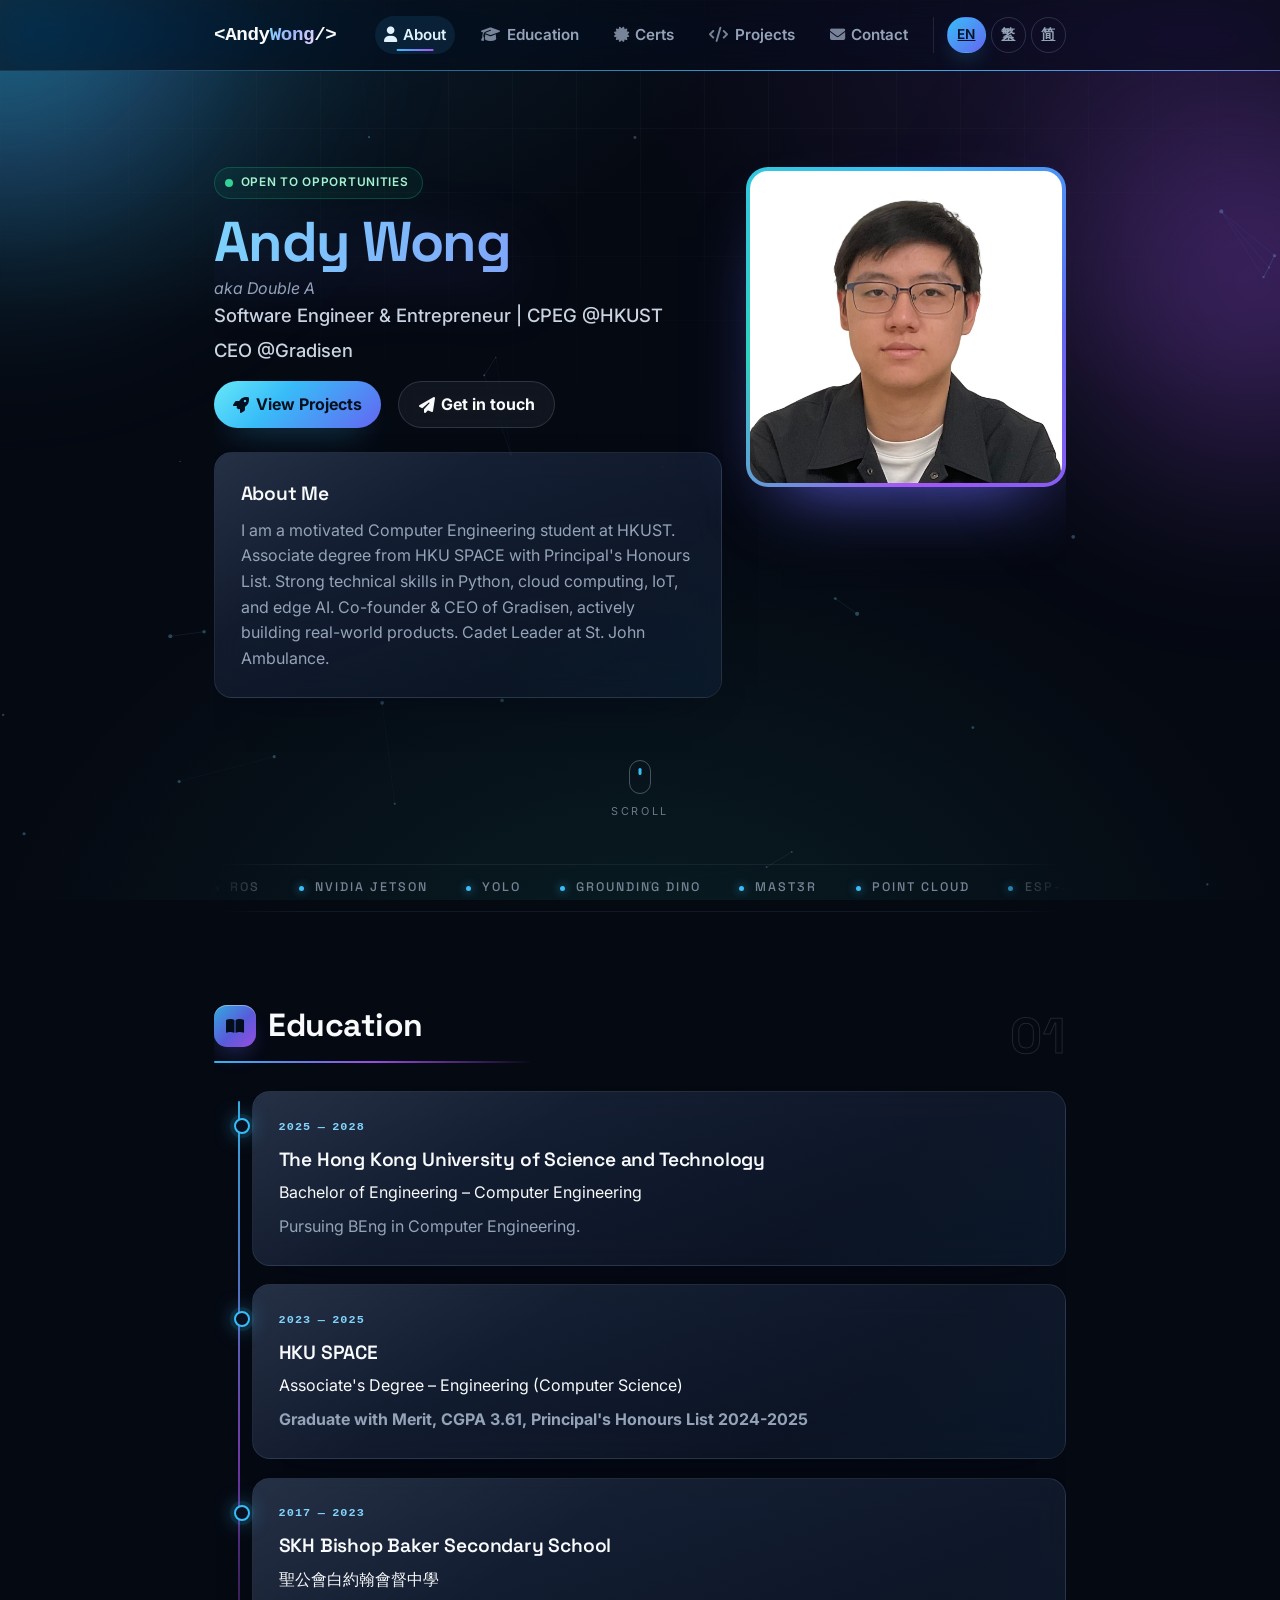
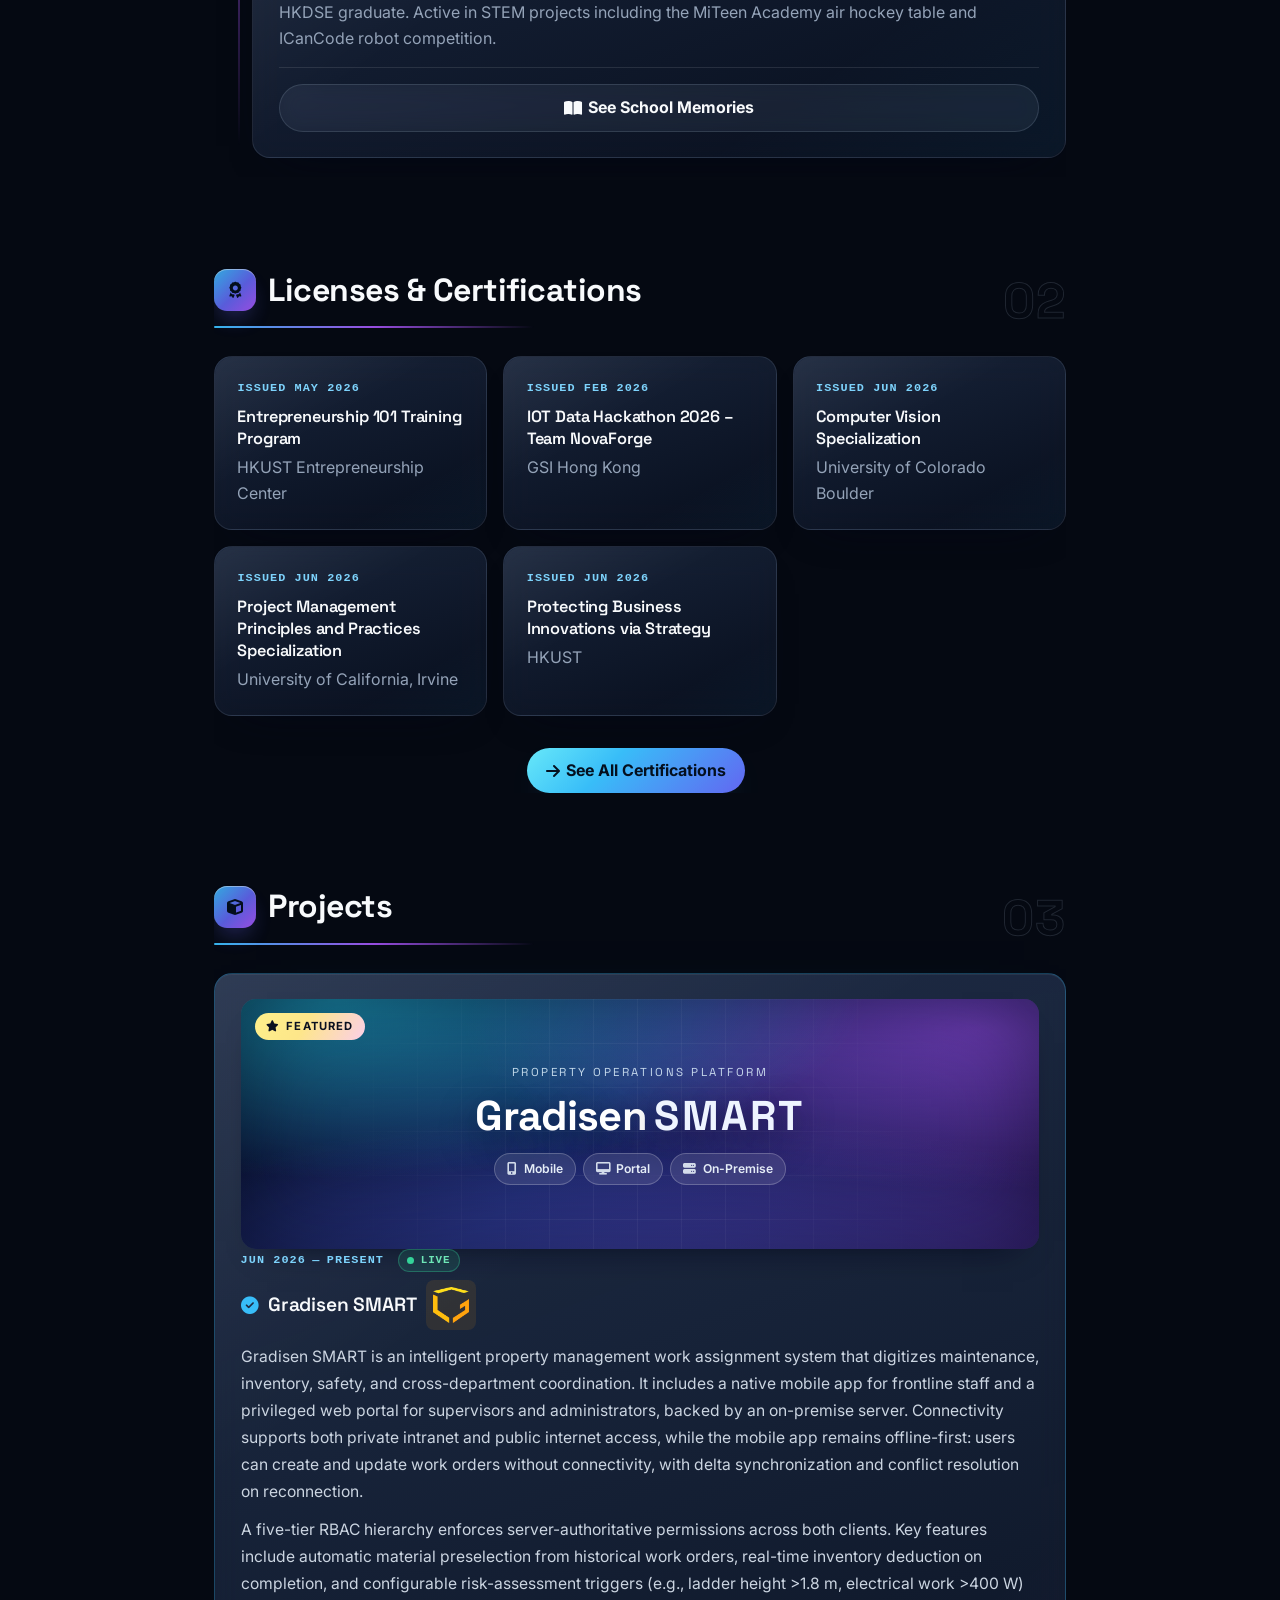
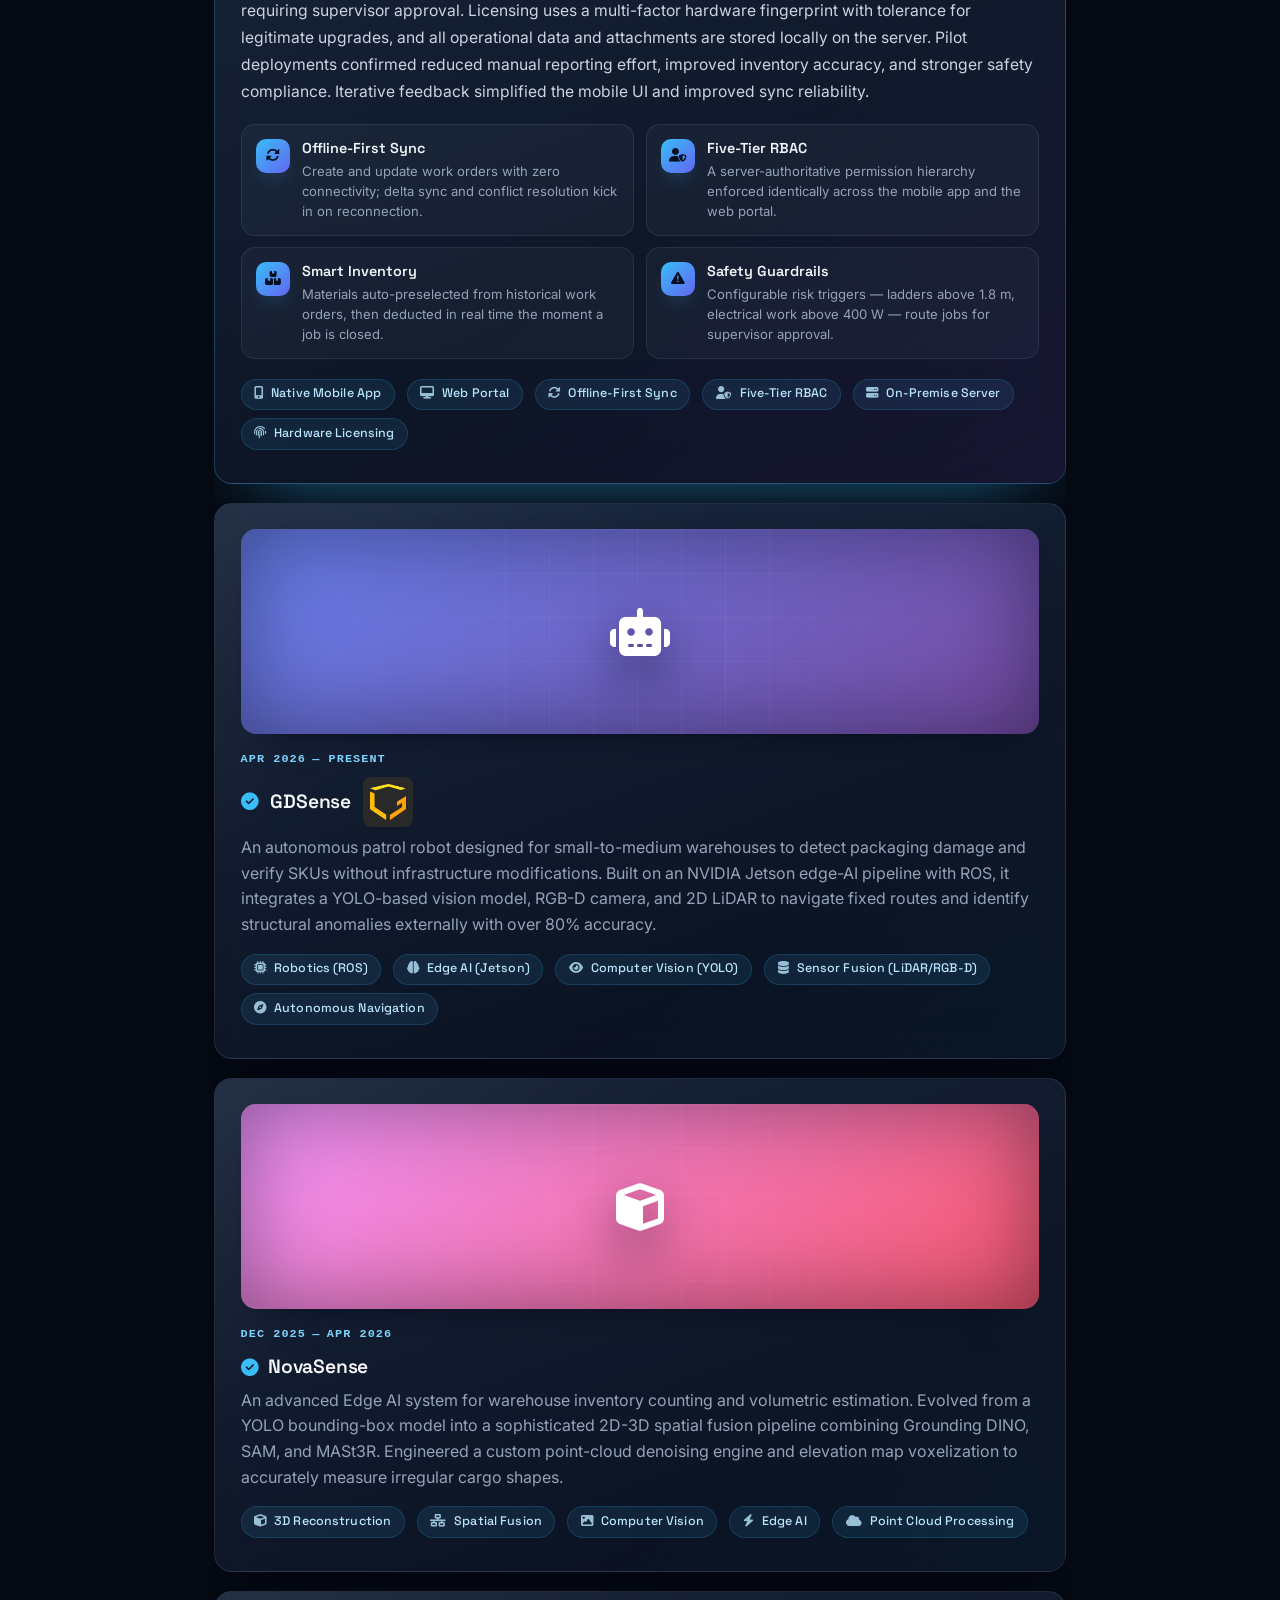
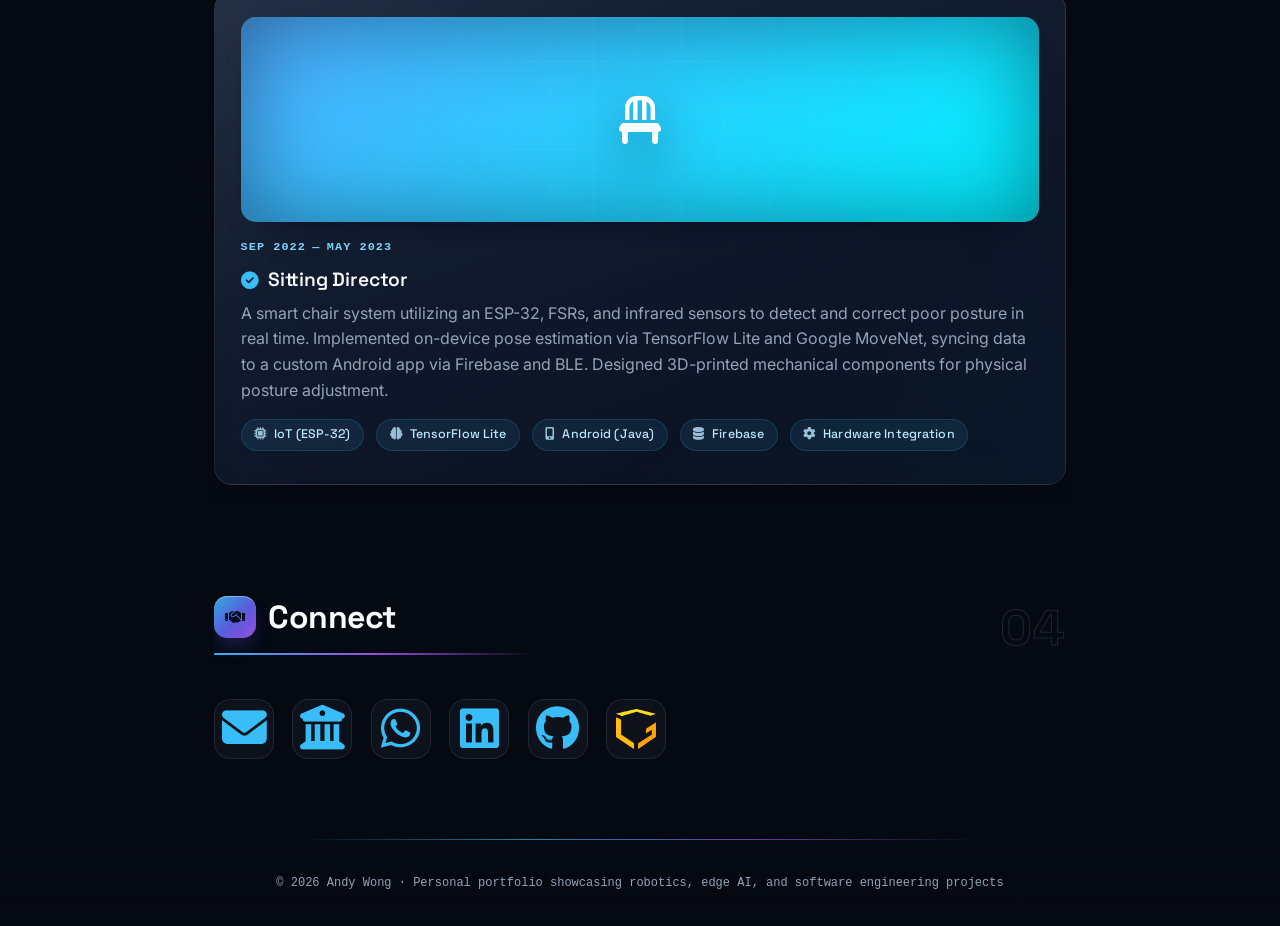
<file: index.html>
<!DOCTYPE html>
<html lang="en">
<head>
  <meta charset="UTF-8">
  <meta http-equiv="refresh" content="0; url=https://sywongca.student.ust.hk/en/">
  <link rel="canonical" href="https://sywongca.student.ust.hk/en/">
  <link rel="alternate" hreflang="en" href="https://sywongca.student.ust.hk/en/">
  <link rel="alternate" hreflang="zh-Hant" href="https://sywongca.student.ust.hk/hk/">
  <link rel="alternate" hreflang="zh-Hans" href="https://sywongca.student.ust.hk/cn/">
  <link rel="alternate" hreflang="x-default" href="https://sywongca.student.ust.hk/en/">
  <link rel="icon" type="image/x-icon" href="images/favicon.ico">
  <link rel="icon" type="image/png" sizes="32x32" href="images/favicon.ico">
  <link rel="apple-touch-icon" sizes="180x180" href="images/apple-touch-icon.png">
  <title>Andy Wong | Software Engineer & Entrepreneur</title>
  <script>
    // Detect if running locally (file://) or on live server
    var isLocal = window.location.protocol === 'file:';
    var base = isLocal ? '.' : '';

    // Default to English
    window.location.href = base + '/en/index.html';
  </script>
</head>
<body>
  <p style="text-align:center;margin-top:3rem;font-family:sans-serif;">
    Redirecting... <a href="en/index.html">Click here</a> if not redirected automatically.
  </p>
</body>
</html>
</file>
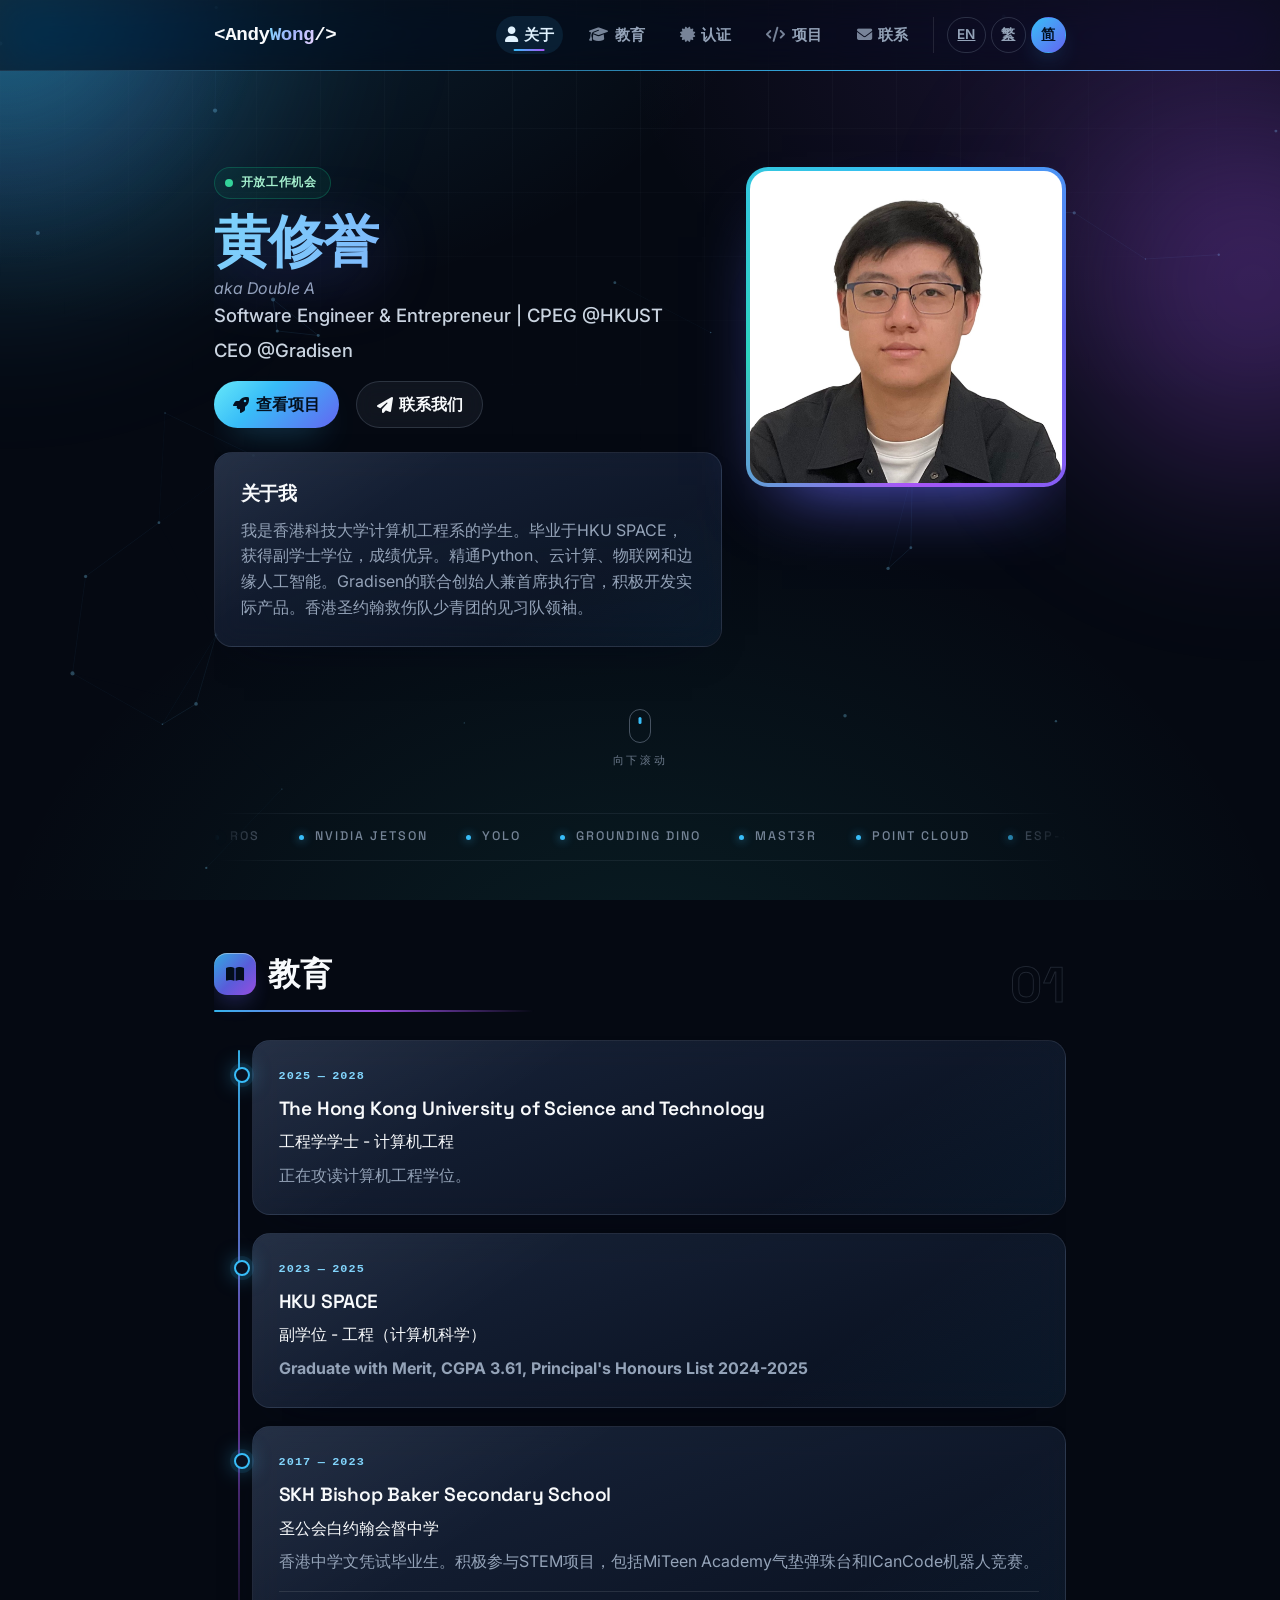
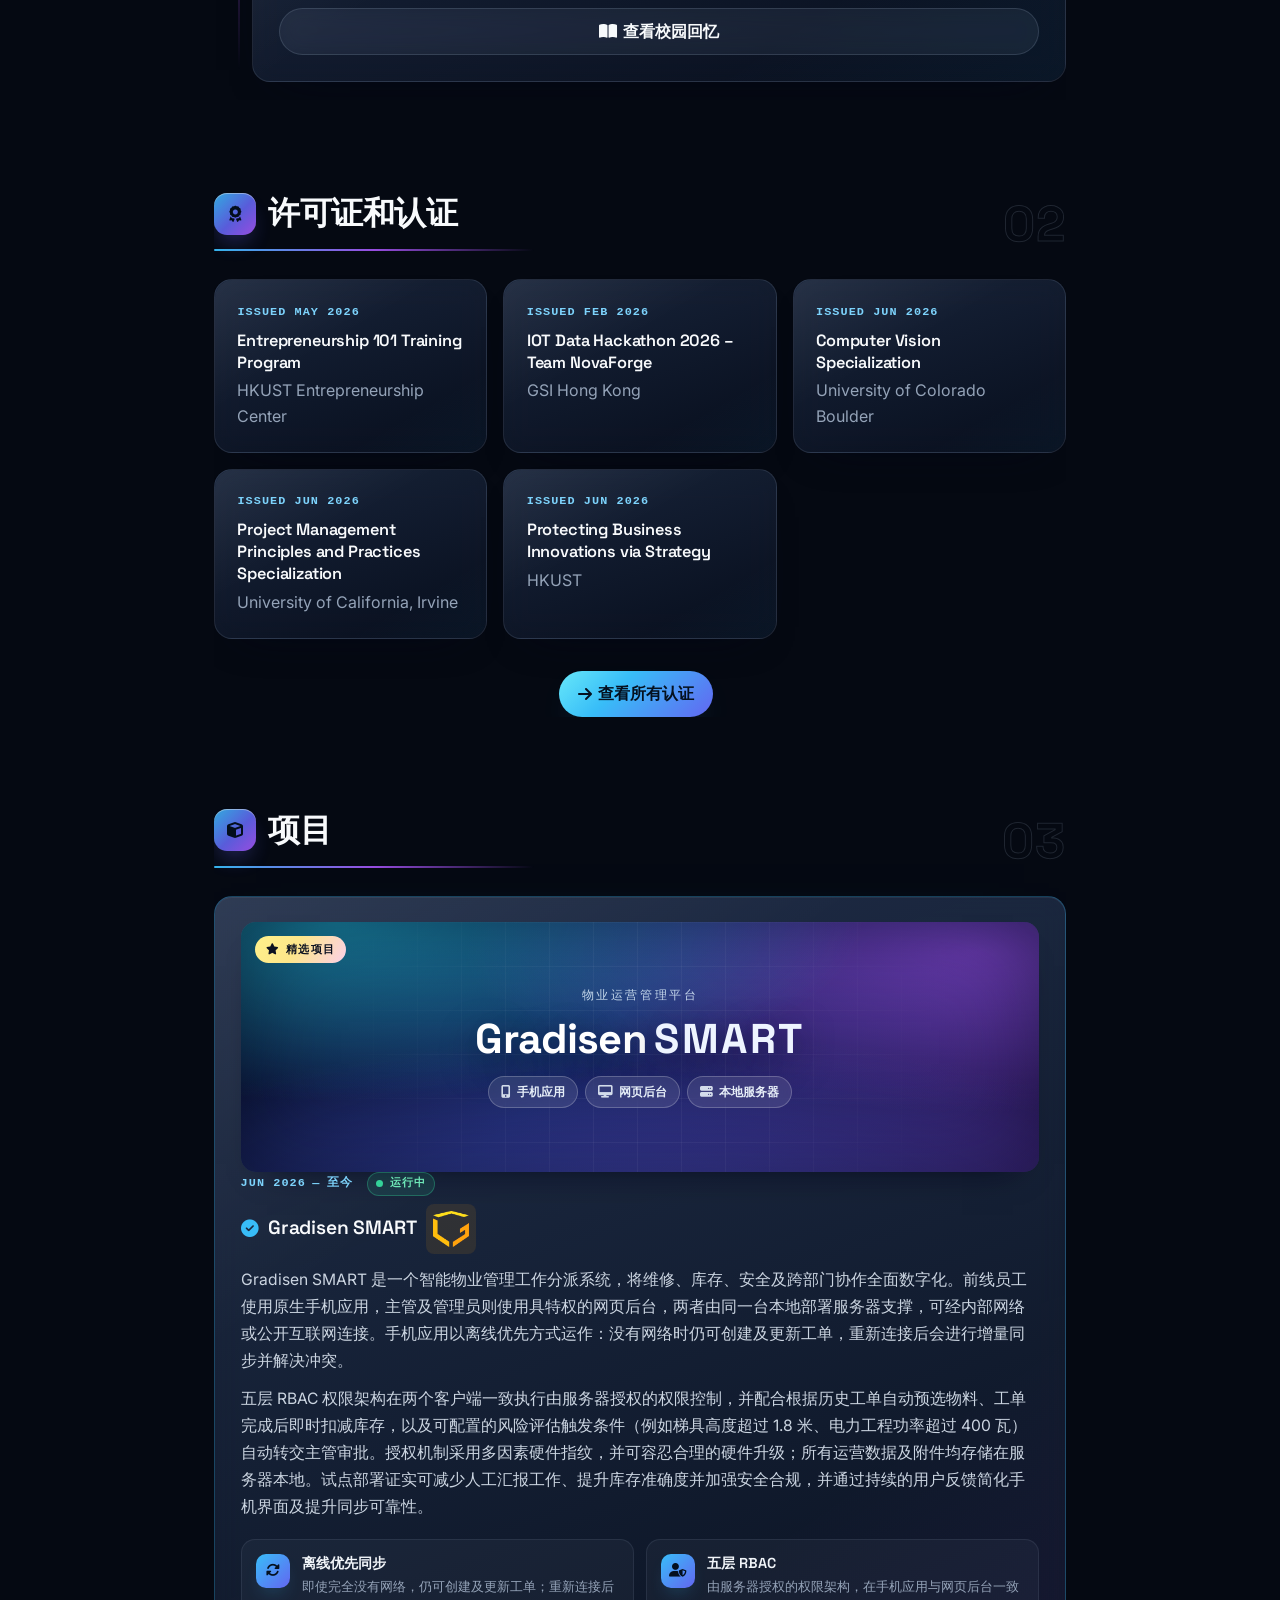
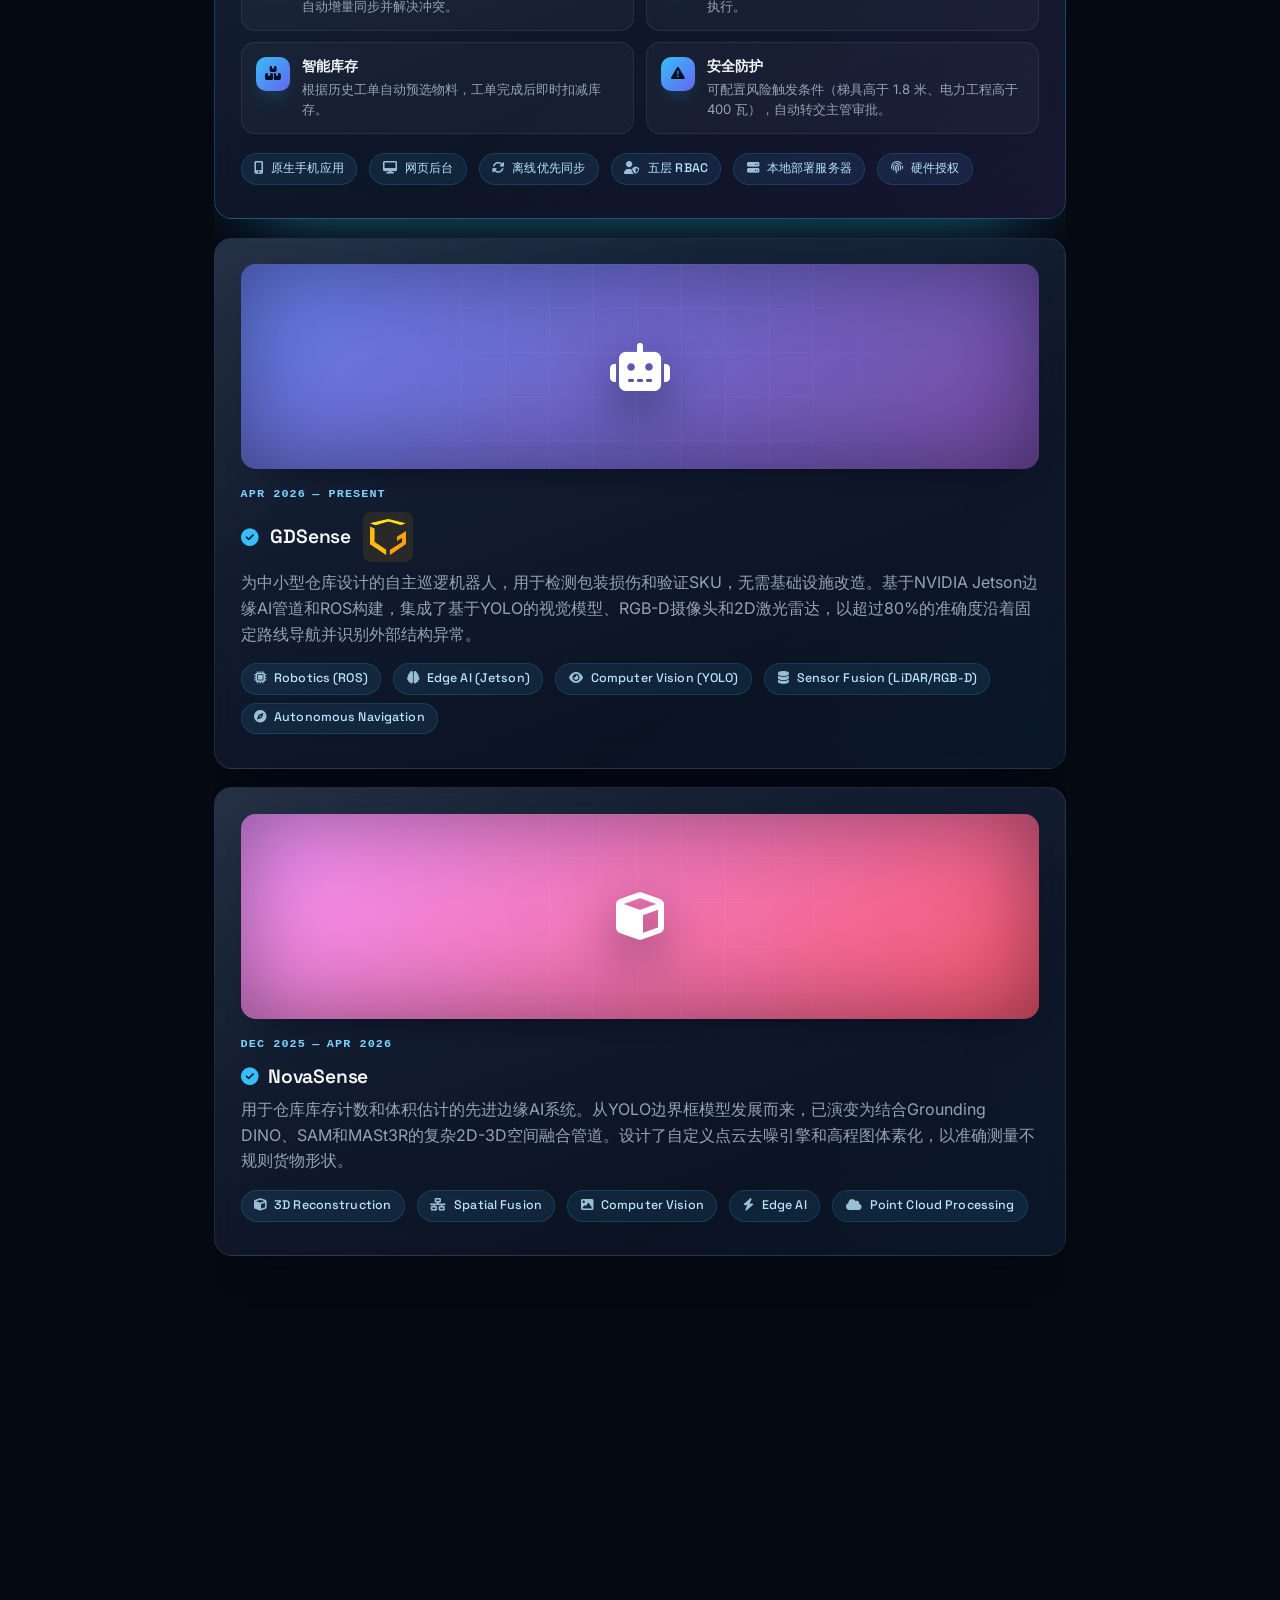
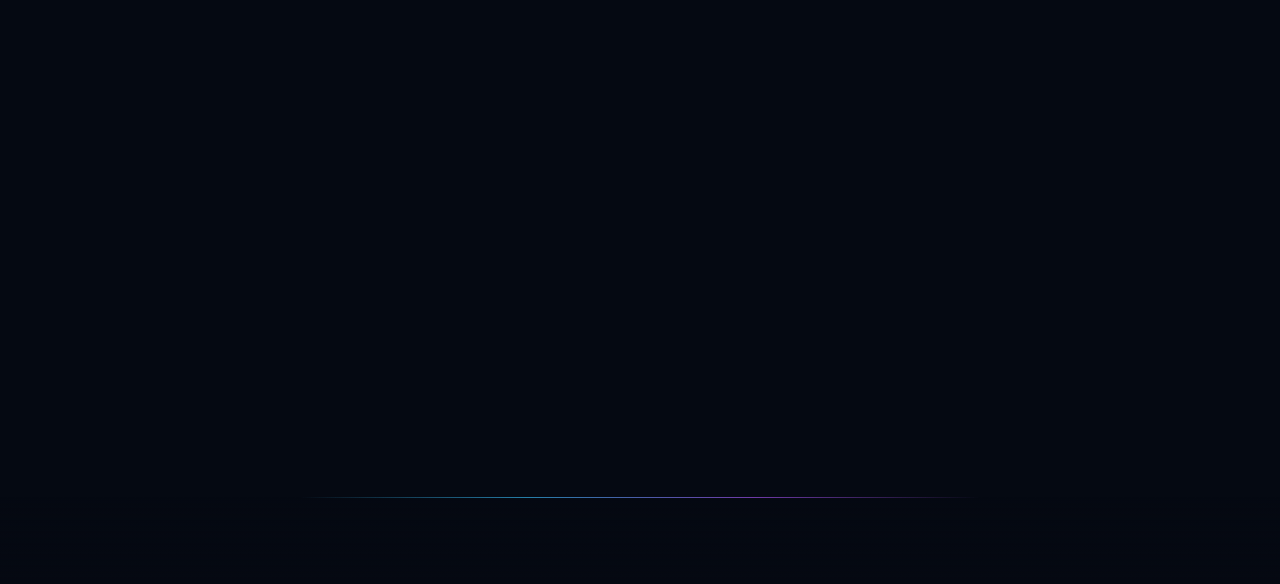
<file: cn/index.html>
<!DOCTYPE html>
<html lang="zh-Hans" style="scroll-behavior: smooth;">
<head>
  <meta charset="UTF-8">
  <meta name="viewport" content="width=device-width, initial-scale=1.0">
  <meta name="description" content="Andy Wong (黃修譽, AA, DoubleA0605) - Software Engineer & Entrepreneur. CEO of Gradisen. Specialized in robotics, edge AI, computer vision, and IoT. Creator of GDSense autonomous robot and NovaSense 3D inventory system. BEng Computer Engineering @HKUST.">
  <meta name="keywords" content="Andy Wong, Wong Sau Yu, AA, AA_65, DoubleA0605, 黃修譽, sywongca, sywongca@connect.ust.hk, Gradisen, GDSense, NovaSense, NovaForge, software engineer, robotics, edge AI, computer vision, IoT, Python, YOLO, ROS, Jetson, entrepreneur, Hong Kong, HKUST, CEO, autonomous robot, warehouse automation, 3D reconstruction, point cloud processing">
  <meta name="author" content="Andy Wong">
  <meta name="theme-color" content="#0f172a">
  <meta property="og:title" content="Andy Wong | Software Engineer & Entrepreneur">
  <meta property="og:description" content="Portfolio showcasing Gradisen, GDSense, NovaSense & NovaForge - innovative projects in robotics, edge AI, computer vision, 3D reconstruction, and warehouse automation.">
  <meta property="og:type" content="profile">
  <meta property="og:profile:first_name" content="Andy">
  <meta property="og:profile:last_name" content="Wong">
  <meta property="og:profile:username" content="DoubleA0605">
  <meta name="twitter:card" content="summary">
  <meta name="twitter:title" content="Andy Wong | Software Engineer & Entrepreneur">
  <meta name="twitter:description" content="Portfolio: Gradisen (CEO), GDSense (autonomous robot), NovaSense (3D inventory), NovaForge (IoT hackathon). Robotics, edge AI, computer vision expert.">
  <link rel="canonical" href="https://sywongca.student.ust.hk/cn/">
  <link rel="alternate" hreflang="en" href="https://sywongca.student.ust.hk/en/">
  <link rel="alternate" hreflang="zh-Hant" href="https://sywongca.student.ust.hk/hk/">
  <link rel="alternate" hreflang="zh-Hans" href="https://sywongca.student.ust.hk/cn/">
  <link rel="alternate" hreflang="x-default" href="https://sywongca.student.ust.hk/en/">
  <link rel="icon" type="image/x-icon" href="../images/favicon.ico">
  <link rel="icon" type="image/png" sizes="32x32" href="../images/favicon.ico">
  <link rel="apple-touch-icon" sizes="180x180" href="../images/apple-touch-icon.png">
  <title>Andy Wong | 软件工程师 & 创业家</title>
  <link rel="stylesheet" href="../styles.css">
  <link rel="preconnect" href="https://fonts.googleapis.com">
  <link rel="preconnect" href="https://fonts.gstatic.com" crossorigin>
  <link href="https://fonts.googleapis.com/css2?family=Inter:wght@400;500;600;700;800&family=Space+Grotesk:wght@500;600;700&amp;display=swap" rel="stylesheet">
  <link rel="stylesheet" href="https://cdnjs.cloudflare.com/ajax/libs/font-awesome/6.4.0/css/all.min.css">
  <script src="../script.js" defer></script>
  
  <!-- JSON-LD Structured Data -->
  <script type="application/ld+json">
  {
    "@context": "https://schema.org",
    "@type": "Person",
    "name": "Andy Wong",
    "alternateName": [
      "Wong Sau Yu",
      "Double A",
      "AA",
      "AA_65",
      "DoubleA0605",
      "sywongca",
      "黃修譽",
      "Andy Wong 黃修譽",
      "黃修譽 Andy Wong",
      "Sau Yu Wong",
      "黃修譽 Wong Sau Yu",
      "Wong Sau Yu 黃修譽"
    ],
    "url": "https://sywongca.student.ust.hk/cn/",
    "email": ["andywong@gradisen.com", "sywongca@connect.ust.hk"],
    "telephone": "+852-5572-7280",
    "jobTitle": ["Software Engineer", "Entrepreneur", "CEO"],
    "affiliation": [
      {
        "@type": "Organization",
        "name": "Gradisen",
        "url": "https://gradisen.com"
      },
      {
        "@type": "EducationalOrganization",
        "name": "The Hong Kong University of Science and Technology",
        "alternateName": "HKUST"
      }
    ],
    "knowsAbout": [
      "Robotics",
      "Edge AI",
      "Computer Vision",
      "IoT",
      "Python",
      "Machine Learning",
      "ROS",
      "NVIDIA Jetson",
      "YOLO",
      "Point Cloud Processing",
      "3D Reconstruction",
      "Autonomous Navigation",
      "Sensor Fusion",
      "Warehouse Automation",
      "Gradisen",
      "GDSense",
      "NovaSense",
      "NovaForge"
    ],
    "sameAs": [
      "https://www.linkedin.com/in/sau-yu-wong-192387375",
      "https://github.com/DoubleA0605",
      "https://gradisen.com",
      "mailto:sywongca@connect.ust.hk"
    ],
    "description": "Software Engineer and Entrepreneur specializing in robotics, edge AI, computer vision, and IoT. CEO of Gradisen. Creator of GDSense autonomous patrol robot and NovaSense 3D inventory system. Also known as AA, Double A, DoubleA0605, Wong Sau Yu, and 黃修譽."
  }
  </script>

  <script type="application/ld+json">
  {
    "@context": "https://schema.org",
    "@type": "BreadcrumbList",
    "itemListElement": [
      {
        "@type": "ListItem",
        "position": 1,
        "name": "Home",
        "item": "https://sywongca.student.ust.hk/cn/"
      },
      {
        "@type": "ListItem",
        "position": 2,
        "name": "About",
        "item": "https://sywongca.student.ust.hk/cn/#about"
      },
      {
        "@type": "ListItem",
        "position": 3,
        "name": "Projects",
        "item": "https://sywongca.student.ust.hk/cn/#projects"
      }
    ]
  }
  </script>

  <!-- Organization Schema for Gradisen -->
  <script type="application/ld+json">
  {
    "@context": "https://schema.org",
    "@type": "Organization",
    "name": "Gradisen",
    "url": "https://gradisen.com",
    "founder": {
      "@type": "Person",
      "name": "Andy Wong",
      "alternateName": ["Wong Sau Yu", "黃修譽", "DoubleA0605", "AA"]
    },
    "description": "Innovative robotics and edge AI solutions for warehouse automation",
    "knowsAbout": ["GDSense", "autonomous robots", "warehouse automation", "edge AI"]
  }
  </script>

  <!-- Software Application Schema for Projects -->
  <script type="application/ld+json">
  {
    "@context": "https://schema.org",
    "@type": "SoftwareApplication",
    "name": "GDSense",
    "description": "Autonomous patrol robot for warehouse package damage detection and SKU verification using edge AI and computer vision",
    "creator": {
      "@type": "Person",
      "name": "Andy Wong",
      "url": "https://sywongca.student.ust.hk"
    },
    "producer": {
      "@type": "Organization",
      "name": "Gradisen",
      "url": "https://gradisen.com"
    }
  }
  </script>

  <script type="application/ld+json">
  {
    "@context": "https://schema.org",
    "@type": "SoftwareApplication",
    "name": "NovaSense",
    "description": "Advanced edge AI system for warehouse inventory counting and volumetric estimation using 3D reconstruction and point cloud processing",
    "creator": {
      "@type": "Person",
      "name": "Andy Wong",
      "url": "https://sywongca.student.ust.hk"
    }
  }
  </script>

  <script type="application/ld+json">
  {
    "@context": "https://schema.org",
    "@type": "SoftwareApplication",
    "name": "Gradisen SMART",
    "applicationCategory": "BusinessApplication",
    "operatingSystem": "Android, iOS, Web",
    "description": "Intelligent property-management work-assignment platform: an offline-first native mobile app for frontline staff, a privileged web portal for supervisors, and an on-premise server with five-tier RBAC, automatic material preselection from historical work orders, real-time inventory deduction, and configurable safety risk triggers such as ladder height above 1.8 m or electrical work above 400 W.",
    "creator": {
      "@type": "Person",
      "name": "Andy Wong",
      "url": "https://sywongca.student.ust.hk"
    },
    "publisher": {
      "@type": "Organization",
      "name": "Gradisen",
      "url": "https://gradisen.com"
    }
  }
  </script>

  <!-- WebSite Schema with Sitelinks Searchbox -->
  <script type="application/ld+json">
  {
    "@context": "https://schema.org",
    "@type": "WebSite",
    "name": "Andy Wong | Software Engineer & Entrepreneur",
    "alternateName": ["Andy Wong Portfolio", "DoubleA0605", "AA Portfolio"],
    "url": "https://sywongca.student.ust.hk/cn/",
    "description": "Portfolio of Andy Wong (黃修譽, AA, DoubleA0605) - Software Engineer, Entrepreneur, and CEO of Gradisen. Specializing in robotics, edge AI, computer vision, and IoT.",
    "inLanguage": ["zh-Hans"],
    "potentialAction": {
      "@type": "SearchAction",
      "target": {
        "@type": "EntryPoint",
        "urlTemplate": "https://sywongca.student.ust.hk/?s={search_term_string}"
      },
      "query-input": "required name=search_term_string"
    }
  }
  </script>

  <!-- FAQPage Schema for GEO - helps AI-powered search engines understand Q&A content -->
  <script type="application/ld+json">
  {
    "@context": "https://schema.org",
    "@type": "FAQPage",
    "mainEntity": [
      {
        "@type": "Question",
        "name": "Who is Andy Wong?",
        "acceptedAnswer": {
          "@type": "Answer",
          "text": "Andy Wong (also known as Wong Sau Yu, 黃修譽, Double A, AA, or DoubleA0605) is a Software Engineer and Entrepreneur based in Hong Kong. He is the CEO and Co-founder of Gradisen, a company specializing in robotics and edge AI solutions for warehouse automation. He is currently pursuing a BEng in Computer Engineering at HKUST."
        }
      },
      {
        "@type": "Question",
        "name": "What is Gradisen?",
        "acceptedAnswer": {
          "@type": "Answer",
          "text": "Gradisen is an innovative robotics and edge AI company founded by Andy Wong that develops autonomous solutions for warehouse automation. Its flagship product, GDSense, is an autonomous patrol robot that detects packaging damage and verifies SKUs using computer vision and sensor fusion technology."
        }
      },
      {
        "@type": "Question",
        "name": "What technologies does Andy Wong specialize in?",
        "acceptedAnswer": {
          "@type": "Answer",
          "text": "Andy Wong specializes in robotics (ROS), edge AI (NVIDIA Jetson), computer vision (YOLO, Grounding DINO, SAM), 3D reconstruction (MASt3R), point cloud processing, IoT (ESP-32), and full-stack development with Python. He also has expertise in autonomous navigation, sensor fusion (LiDAR/RGB-D), and warehouse automation systems."
        }
      },
      {
        "@type": "Question",
        "name": "What is GDSense?",
        "acceptedAnswer": {
          "@type": "Answer",
          "text": "GDSense is an autonomous patrol robot built by Andy Wong and Gradisen for small-to-medium warehouses. It uses an NVIDIA Jetson edge-AI pipeline with ROS, integrating a YOLO-based vision model, RGB-D camera, and 2D LiDAR to navigate fixed routes and detect packaging damage and verify SKUs with over 80% accuracy — all without requiring warehouse infrastructure modifications."
        }
      },
      {
        "@type": "Question",
        "name": "What projects has Andy Wong created?",
        "acceptedAnswer": {
          "@type": "Answer",
          "text": "Andy Wong has created several notable projects: GDSense (autonomous warehouse patrol robot), NovaSense (3D inventory counting system using edge AI and point cloud processing), and Sitting Director (smart posture-correcting chair with TensorFlow Lite and IoT). He also led Team NovaForge in the IOT Data Hackathon 2026."
        }
      }
    ]
  }
  </script>

  <!-- ProfilePage Schema -->
  <script type="application/ld+json">
  {
    "@context": "https://schema.org",
    "@type": "ProfilePage",
    "mainEntity": {
      "@type": "Person",
      "name": "Andy Wong",
      "alternateName": [
        "Wong Sau Yu",
        "Double A",
        "AA",
        "AA_65",
        "DoubleA0605",
        "sywongca",
        "黃修譽",
        "Andy Wong 黃修譽",
        "黃修譽 Andy Wong",
        "Sau Yu Wong",
        "黃修譽 Wong Sau Yu",
        "Wong Sau Yu 黃修譽"
      ],
      "url": "https://sywongca.student.ust.hk/cn/",
      "image": "https://sywongca.student.ust.hk/images/personal_image.png",
      "email": ["andywong@gradisen.com", "sywongca@connect.ust.hk"],
      "telephone": "+852-5572-7280",
      "jobTitle": ["Software Engineer", "Entrepreneur", "CEO"],
      "worksFor": {
        "@type": "Organization",
        "name": "Gradisen",
        "url": "https://gradisen.com"
      },
      "alumniOf": [
        {
          "@type": "CollegeOrUniversity",
          "name": "The Hong Kong University of Science and Technology",
          "alternateName": "HKUST"
        },
        {
          "@type": "CollegeOrUniversity",
          "name": "HKU SPACE"
        },
        {
          "@type": "School",
          "name": "SKH Bishop Baker Secondary School",
          "alternateName": "聖公會白約翰會督中學"
        }
      ],
      "knowsAbout": [
        "Robotics",
        "Edge AI",
        "Computer Vision",
        "IoT",
        "Python",
        "Machine Learning",
        "ROS",
        "NVIDIA Jetson",
        "YOLO",
        "3D Reconstruction",
        "Point Cloud Processing",
        "Autonomous Navigation",
        "Sensor Fusion",
        "Warehouse Automation"
      ],
      "sameAs": [
        "https://www.linkedin.com/in/sau-yu-wong-192387375",
        "https://github.com/DoubleA0605",
        "https://gradisen.com",
        "mailto:sywongca@connect.ust.hk"
      ],
      "description": "Software Engineer and Entrepreneur specializing in robotics, edge AI, computer vision, and IoT. CEO of Gradisen. Creator of GDSense autonomous patrol robot and NovaSense 3D inventory system."
    }
  }
  </script>
</head>
<body>

  <nav class="navbar">
    <div class="container nav-inner">
      <a href="../cn/index.html" class="logo">&lt;Andy<span>Wong</span>/&gt;</a>
      <button class="nav-toggle" aria-expanded="false" aria-label="Toggle navigation">
        <span class="hamburger"></span>
      </button>
      <div class="nav-menu">
        <ul class="nav-links">
          <li><a href="#about"><i class="fas fa-user"></i> <span data-i18n="navAbout">关于</span></a></li>
          <li><a href="#education"><i class="fas fa-graduation-cap"></i> <span data-i18n="navEducation">教育</span></a></li>
          <li><a href="#certifications"><i class="fas fa-certificate"></i> <span data-i18n="navCertifications">认证</span></a></li>
          <li><a href="#projects"><i class="fas fa-code"></i> <span data-i18n="navProjects">项目</span></a></li>
          <li><a href="#contact"><i class="fas fa-envelope"></i> <span data-i18n="navContact">联系</span></a></li>
        </ul>
        <div class="lang-switcher">
          <a href="../en/index.html" class="lang-btn" hreflang="en">EN</a>
          <a href="../hk/index.html" class="lang-btn" hreflang="zh-Hant">繁</a>
          <a href="../cn/index.html" class="lang-btn lang-active" hreflang="zh-Hans">简</a>
        </div>
      </div>
    </div>
  </nav>

  <main class="container" itemscope itemtype="https://schema.org/ProfilePage">
    
    <section id="about" class="hero" style="margin-top: 4rem;" itemprop="mainEntity" itemscope itemtype="https://schema.org/Person">
      <div class="hero-grid">
        <div class="hero-content">
                    <div class="hero-status"><span class="status-dot"></span> <span data-i18n="heroStatus">开放工作机会</span></div>
          <h1 data-i18n="heroTitle" itemprop="name">黄修誉</h1>
          <p class="aka" data-i18n="heroAka">aka Double A</p>
          <p class="lead" data-i18n="heroSubtitle"><span itemprop="jobTitle">Software Engineer</span> & <span itemprop="jobTitle">Entrepreneur</span> | CPEG @HKUST </p>
          <p class="lead" data-i18n="heroSubtitle2">CEO @<span itemprop="worksFor" itemscope itemtype="https://schema.org/Organization"><span itemprop="name">Gradisen</span></span></p>

          <div class="hero-cta" style="margin-top:1rem;">
            <a class="btn" href="#projects"><i class="fas fa-rocket"></i> <span data-i18n="viewProjects">查看项目</span></a>
            <a class="btn btn-ghost" href="#contact"><i class="fas fa-paper-plane"></i> <span data-i18n="getInTouch">联系我们</span></a>
          </div>

          <div class="card" style="margin-top:1.5rem;">
            <h3 data-i18n="aboutMeTitle">关于我</h3>
            <p style="margin-top: 0.5rem;" data-i18n="aboutMeText" itemprop="description">我是香港科技大学计算机工程系的学生。毕业于HKU SPACE，获得副学士学位，成绩优异。精通Python、云计算、物联网和边缘人工智能。Gradisen的联合创始人兼首席执行官，积极开发实际产品。香港圣约翰救伤队少青团的见习队领袖。</p>
          </div>
        </div>
        <div class="hero-aside">
          <div class="hero-avatar highlight">
            <img src="../images/personal_image.png" alt="Andy Wong (黃修譽) - Software Engineer & Entrepreneur" width="320" height="320" loading="eager" decoding="async" itemprop="image">
          </div>
        </div>
      </div>
          <div class="scroll-cue" aria-hidden="true">
        <span class="scroll-cue__mouse"></span>
        <span data-i18n="scrollCue">向下滚动</span>
      </div>
    </section>

    <div class="tech-marquee" aria-hidden="true">
      <div class="tech-marquee__track">
          <span>ROS</span>
          <span>NVIDIA Jetson</span>
          <span>YOLO</span>
          <span>Grounding DINO</span>
          <span>MASt3R</span>
          <span>Point Cloud</span>
          <span>ESP-32</span>
          <span>TensorFlow Lite</span>
          <span>Edge AI</span>
          <span>Offline-First</span>
          <span>RBAC</span>
          <span>On-Premise</span>
      </div>
    </div>

    <section id="education">
      <h2><i class="fas fa-book-open"></i> <span data-i18n="educationTitle">教育</span></h2>
      
      <div class="timeline">
      <div class="card" itemscope itemtype="https://schema.org/EducationalOccupationalProgram">
        <div class="card-meta"><time datetime="2025">2025</time> — <time datetime="2028">2028</time></div>
        <h3 itemprop="provider" itemscope itemtype="https://schema.org/CollegeOrUniversity"><span itemprop="name">The Hong Kong University of Science and Technology</span></h3>
        <p style="color: var(--text-main); margin-bottom: 0.5rem;" data-i18n="hkustDegree" itemprop="name">工程学学士 - 计算机工程</p>
        <p data-i18n="hkustText">正在攻读计算机工程学位。</p>
      </div>

      <div class="card" itemscope itemtype="https://schema.org/EducationalOccupationalProgram">
        <div class="card-meta"><time datetime="2023">2023</time> — <time datetime="2025">2025</time></div>
        <h3 itemprop="provider" itemscope itemtype="https://schema.org/CollegeOrUniversity"><span itemprop="name">HKU SPACE</span></h3>
        <p style="color: var(--text-main); margin-bottom: 0.5rem;" data-i18n="hkuspaceDegree" itemprop="name">副学位 - 工程（计算机科学）</p>
        <p data-i18n="hkuspaceText"><strong>Graduate with Merit, CGPA 3.61, Principal's Honours List 2024-2025</strong> </p>
      </div>

      <div class="card" itemscope itemtype="https://schema.org/EducationalOccupationalProgram">
        <div class="card-meta"><time datetime="2017">2017</time> — <time datetime="2023">2023</time></div>
        <h3 itemprop="provider" itemscope itemtype="https://schema.org/School"><span itemprop="name">SKH Bishop Baker Secondary School</span></h3>
        <p style="color: var(--text-main); margin-bottom: 0.5rem;" data-i18n="skhbbssName" itemprop="name">圣公会白约翰会督中学</p>
        <p data-i18n="skhbbssText">香港中学文凭试毕业生。积极参与STEM项目，包括MiTeen Academy气垫弹珠台和ICanCode机器人竞赛。</p>
        <div style="margin-top: 1rem; padding-top: 1rem; border-top: 1px solid var(--border-color);">
          <a href="../cn/secondary-school.html" class="btn btn-ghost" style="width: 100%; text-align: center; justify-content: center;">
            <i class="fas fa-book-open"></i> <span data-i18n="seeSchoolMemories">查看校园回忆</span>
          </a>
        </div>
      </div>
          </div>
    </section>

    <section id="certifications">
      <h2><i class="fas fa-award"></i> <span data-i18n="certificationsTitle">许可证和认证</span></h2>
      
      <div class="cert-grid">
      <div class="card">
        <div class="card-meta">Issued May 2026</div>
        <h3>Entrepreneurship 101 Training Program</h3>
        <p>HKUST Entrepreneurship Center</p>
      </div>

      <div class="card">
        <div class="card-meta">Issued Feb 2026</div>
        <h3>IOT Data Hackathon 2026 – Team NovaForge</h3>
        <p>GSI Hong Kong</p>
      </div>

      <div class="card">
        <div class="card-meta">Issued Jun 2026</div>
        <h3>Computer Vision Specialization</h3>
        <p>University of Colorado Boulder</p>
      </div>

      <div class="card">
        <div class="card-meta">Issued Jun 2026</div>
        <h3>Project Management Principles and Practices Specialization</h3>
        <p>University of California, Irvine</p>
      </div>

      <div class="card">
        <div class="card-meta">Issued Jun 2026</div>
        <h3>Protecting Business Innovations via Strategy</h3>
        <p>HKUST</p>
      </div>

            </div>

      <div style="text-align: center; margin-top: 2rem;">
        <a href="../cn/certifications.html" class="btn"><i class="fas fa-arrow-right"></i> <span data-i18n="seeAllCertifications">查看所有认证</span></a>
      </div>
    </section>

    <section id="projects">
      <h2><i class="fas fa-cube"></i> <span data-i18n="projectsTitle">项目</span></h2>

      <!-- Gradisen SMART -->
      <article class="card project-card project-card--featured" itemscope itemtype="https://schema.org/SoftwareApplication">
        <div class="project-image project-image--smart">
          <span class="project-badge"><i class="fas fa-star"></i> <span data-i18n="smartFeatured">精选项目</span></span>
          <div class="smart-banner">
            <p class="smart-eyebrow" data-i18n="smartEyebrow">物业运营管理平台</p>
            <p class="smart-title">Gradisen <span>SMART</span></p>
            <div class="smart-devices">
              <span class="smart-device"><i class="fas fa-mobile-alt"></i> <span data-i18n="smartDeviceMobile">手机应用</span></span>
              <span class="smart-device"><i class="fas fa-desktop"></i> <span data-i18n="smartDevicePortal">网页后台</span></span>
              <span class="smart-device"><i class="fas fa-server"></i> <span data-i18n="smartDeviceServer">本地服务器</span></span>
            </div>
          </div>
        </div>
        <div class="card-meta">
          <time datetime="2026-06">Jun 2026</time> — <span data-i18n="present">至今</span>
          <span class="meta-live"><span class="pulse-dot"></span><span data-i18n="smartStatus">运行中</span></span>
        </div>
        <h3>
          <i class="fas fa-check-circle" style="color: var(--accent-primary); font-size: 1.1rem;"></i>
          <span itemprop="name">Gradisen <span class="gradient-word">SMART</span></span>
          <a href="https://gradisen.com" target="_blank" rel="noopener noreferrer" class="btn-gradisen" title="Visit Gradisen">
            <img src="../images/gradisen-logo.png" alt="Gradisen" class="gradisen-logo" loading="lazy" decoding="async">
          </a>
        </h3>
        <p class="project-lead" data-i18n="smartDesc" itemprop="description">Gradisen SMART 是一个智能物业管理工作分派系统，将维修、库存、安全及跨部门协作全面数字化。前线员工使用原生手机应用，主管及管理员则使用具特权的网页后台，两者由同一台本地部署服务器支撑，可经内部网络或公开互联网连接。手机应用以离线优先方式运作：没有网络时仍可创建及更新工单，重新连接后会进行增量同步并解决冲突。</p>
        <p class="project-lead" itemprop="description">五层 RBAC 权限架构在两个客户端一致执行由服务器授权的权限控制，并配合根据历史工单自动预选物料、工单完成后即时扣减库存，以及可配置的风险评估触发条件（例如梯具高度超过 1.8 米、电力工程功率超过 400 瓦）自动转交主管审批。授权机制采用多因素硬件指纹，并可容忍合理的硬件升级；所有运营数据及附件均存储在服务器本地。试点部署证实可减少人工汇报工作、提升库存准确度并加强安全合规，并通过持续的用户反馈简化手机界面及提升同步可靠性。</p>
        <div class="smart-features">
          <div class="smart-feature">
            <i class="fas fa-sync-alt"></i>
            <div>
              <h4 data-i18n="smartFeature1Title">离线优先同步</h4>
              <p data-i18n="smartFeature1Text">即使完全没有网络，仍可创建及更新工单；重新连接后自动增量同步并解决冲突。</p>
            </div>
          </div>
          <div class="smart-feature">
            <i class="fas fa-user-shield"></i>
            <div>
              <h4 data-i18n="smartFeature2Title">五层 RBAC</h4>
              <p data-i18n="smartFeature2Text">由服务器授权的权限架构，在手机应用与网页后台一致执行。</p>
            </div>
          </div>
          <div class="smart-feature">
            <i class="fas fa-boxes"></i>
            <div>
              <h4 data-i18n="smartFeature3Title">智能库存</h4>
              <p data-i18n="smartFeature3Text">根据历史工单自动预选物料，工单完成后即时扣减库存。</p>
            </div>
          </div>
          <div class="smart-feature">
            <i class="fas fa-exclamation-triangle"></i>
            <div>
              <h4 data-i18n="smartFeature4Title">安全防护</h4>
              <p data-i18n="smartFeature4Text">可配置风险触发条件（梯具高于 1.8 米、电力工程高于 400 瓦），自动转交主管审批。</p>
            </div>
          </div>
        </div>
        <div>
          <span class="tech-tag"><i class="fas fa-mobile-alt"></i> 原生手机应用</span>
          <span class="tech-tag"><i class="fas fa-desktop"></i> 网页后台</span>
          <span class="tech-tag"><i class="fas fa-sync-alt"></i> 离线优先同步</span>
          <span class="tech-tag"><i class="fas fa-user-shield"></i> 五层 RBAC</span>
          <span class="tech-tag"><i class="fas fa-server"></i> 本地部署服务器</span>
          <span class="tech-tag"><i class="fas fa-fingerprint"></i> 硬件授权</span>
        </div>
      </article>

      <div class="card project-card" itemscope itemtype="https://schema.org/SoftwareApplication">
        <div class="project-image" style="background: linear-gradient(135deg, #667eea 0%, #764ba2 100%); display: flex; align-items: center; justify-content: center; font-size: 3rem; color: white; border-radius: 8px; margin-bottom: 1rem;">
          <i class="fas fa-robot"></i>
        </div>
        <div class="card-meta"><time datetime="2026-04">Apr 2026</time> — Present</div>
        <h3 style="display: flex; align-items: center; flex-wrap: wrap; gap: 12px;">
          <i class="fas fa-check-circle" style="color: var(--accent-primary); font-size: 1.1rem;"></i> <span itemprop="name">GDSense</span>
          <a href="https://gradisen.com" target="_blank" rel="noopener noreferrer" class="btn-gradisen" title="Visit Gradisen">
            <img src="../images/gradisen-logo.png" alt="Gradisen" class="gradisen-logo" loading="lazy" decoding="async">
          </a>
        </h3>
        <p style="margin-bottom: 1rem; margin-top: 0.5rem;" data-i18n="gdSenseDesc" itemprop="description">为中小型仓库设计的自主巡逻机器人，用于检测包装损伤和验证SKU，无需基础设施改造。基于NVIDIA Jetson边缘AI管道和ROS构建，集成了基于YOLO的视觉模型、RGB-D摄像头和2D激光雷达，以超过80%的准确度沿着固定路线导航并识别外部结构异常。</p>
        <div>
          <span class="tech-tag"><i class="fas fa-microchip"></i> Robotics (ROS)</span>
          <span class="tech-tag"><i class="fas fa-brain"></i> Edge AI (Jetson)</span>
          <span class="tech-tag"><i class="fas fa-eye"></i> Computer Vision (YOLO)</span>
          <span class="tech-tag"><i class="fas fa-database"></i> Sensor Fusion (LiDAR/RGB-D)</span>
          <span class="tech-tag"><i class="fas fa-compass"></i> Autonomous Navigation</span>
        </div>
      </div>

      <div class="card project-card" itemscope itemtype="https://schema.org/SoftwareApplication">
        <div class="project-image" style="background: linear-gradient(135deg, #f093fb 0%, #f5576c 100%); display: flex; align-items: center; justify-content: center; font-size: 3rem; color: white; border-radius: 8px; margin-bottom: 1rem;">
          <i class="fas fa-cube"></i>
        </div>
        <div class="card-meta"><time datetime="2025-12">Dec 2025</time> — <time datetime="2026-04">Apr 2026</time></div>
        <h3><i class="fas fa-check-circle" style="color: var(--accent-primary); font-size: 1.1rem;"></i> <span itemprop="name">NovaSense</span></h3>
        <p style="margin-bottom: 1rem;" data-i18n="novaSenseDesc" itemprop="description">用于仓库库存计数和体积估计的先进边缘AI系统。从YOLO边界框模型发展而来，已演变为结合Grounding DINO、SAM和MASt3R的复杂2D-3D空间融合管道。设计了自定义点云去噪引擎和高程图体素化，以准确测量不规则货物形状。</p>
        <div>
          <span class="tech-tag"><i class="fas fa-cube"></i> 3D Reconstruction</span>
          <span class="tech-tag"><i class="fas fa-network-wired"></i> Spatial Fusion</span>
          <span class="tech-tag"><i class="fas fa-image"></i> Computer Vision</span>
          <span class="tech-tag"><i class="fas fa-bolt"></i> Edge AI</span>
          <span class="tech-tag"><i class="fas fa-cloud"></i> Point Cloud Processing</span>
        </div>
      </div>

      <div class="card project-card" itemscope itemtype="https://schema.org/SoftwareApplication">
        <div class="project-image" style="background: linear-gradient(135deg, #4facfe 0%, #00f2fe 100%); display: flex; align-items: center; justify-content: center; font-size: 3rem; color: white; border-radius: 8px; margin-bottom: 1rem;">
          <i class="fas fa-chair"></i>
        </div>
        <div class="card-meta"><time datetime="2022-09">Sep 2022</time> — <time datetime="2023-05">May 2023</time></div>
        <h3><i class="fas fa-check-circle" style="color: var(--accent-primary); font-size: 1.1rem;"></i> <span itemprop="name">Sitting Director</span></h3>
        <p style="margin-bottom: 1rem;" data-i18n="sittingDirectorDesc" itemprop="description">使用ESP-32、FSR和红外传感器的智能椅系统，可实时检测和纠正不良姿势。通过TensorFlow Lite和Google MoveNet实现设备上姿势估计，通过Firebase和BLE将数据同步到自定义Android应用程序。设计3D打印机械部件用于物理姿势调整。</p>
        <div>
          <span class="tech-tag"><i class="fas fa-microchip"></i> IoT (ESP-32)</span>
          <span class="tech-tag"><i class="fas fa-brain"></i> TensorFlow Lite</span>
          <span class="tech-tag"><i class="fas fa-mobile-alt"></i> Android (Java)</span>
          <span class="tech-tag"><i class="fas fa-database"></i> Firebase</span>
          <span class="tech-tag"><i class="fas fa-cog"></i> Hardware Integration</span>
        </div>
      </div>
    </section>

    <section id="contact">
      <h2><i class="fas fa-handshake"></i> <span data-i18n="contactTitle">联系</span></h2>
      <div class="contact-icons" itemscope itemtype="https://schema.org/ContactPoint">
        <meta itemprop="contactType" content="Professional contact">
        <a href="mailto:andywong@gradisen.com" class="icon-link" title="Email" itemprop="email">
          <i class="fas fa-envelope"></i>
          <span class="sr-only">Email Andy Wong</span>
        </a>

        <a href="mailto:sywongca@connect.ust.hk" class="icon-link" title="HKUST Email">
          <i class="fas fa-building-columns"></i>
          <span class="sr-only">HKUST Email: sywongca@connect.ust.hk</span>
        </a>
        
        <a href="https://wa.me/85255727280" target="_blank" rel="noopener noreferrer" class="icon-link" title="WhatsApp">
          <i class="fab fa-whatsapp"></i>
          <span class="sr-only">WhatsApp Andy Wong</span>
        </a>
        
        <a href="https://www.linkedin.com/in/sau-yu-wong-192387375" target="_blank" rel="noopener noreferrer" class="icon-link" title="LinkedIn" itemprop="sameAs">
          <i class="fab fa-linkedin"></i>
          <span class="sr-only">LinkedIn Profile</span>
        </a>
        
        <a href="https://github.com/DoubleA0605" target="_blank" rel="noopener noreferrer" class="icon-link" title="GitHub" itemprop="sameAs">
          <i class="fab fa-github"></i>
          <span class="sr-only">GitHub Profile</span>
        </a>

        <a href="https://gradisen.com" target="_blank" rel="noopener noreferrer" class="icon-link" title="Gradisen">
          <img src="../images/gradisen-logo.png" alt="Gradisen" class="gradisen-logo-icon" loading="lazy" decoding="async">
          <span class="sr-only">Gradisen Website</span>
        </a>
      </div>
    </section>

  </main>

  <footer itemscope itemtype="https://schema.org/WPFooter">
    <div class="container">
      <small>© <time datetime="2026">2026</time> <span itemprop="copyrightHolder">Andy Wong</span> · <span itemprop="description">Personal portfolio showcasing robotics, edge AI, and software engineering projects</span></small>
    </div>
  </footer>

</body>
</html>
</file>
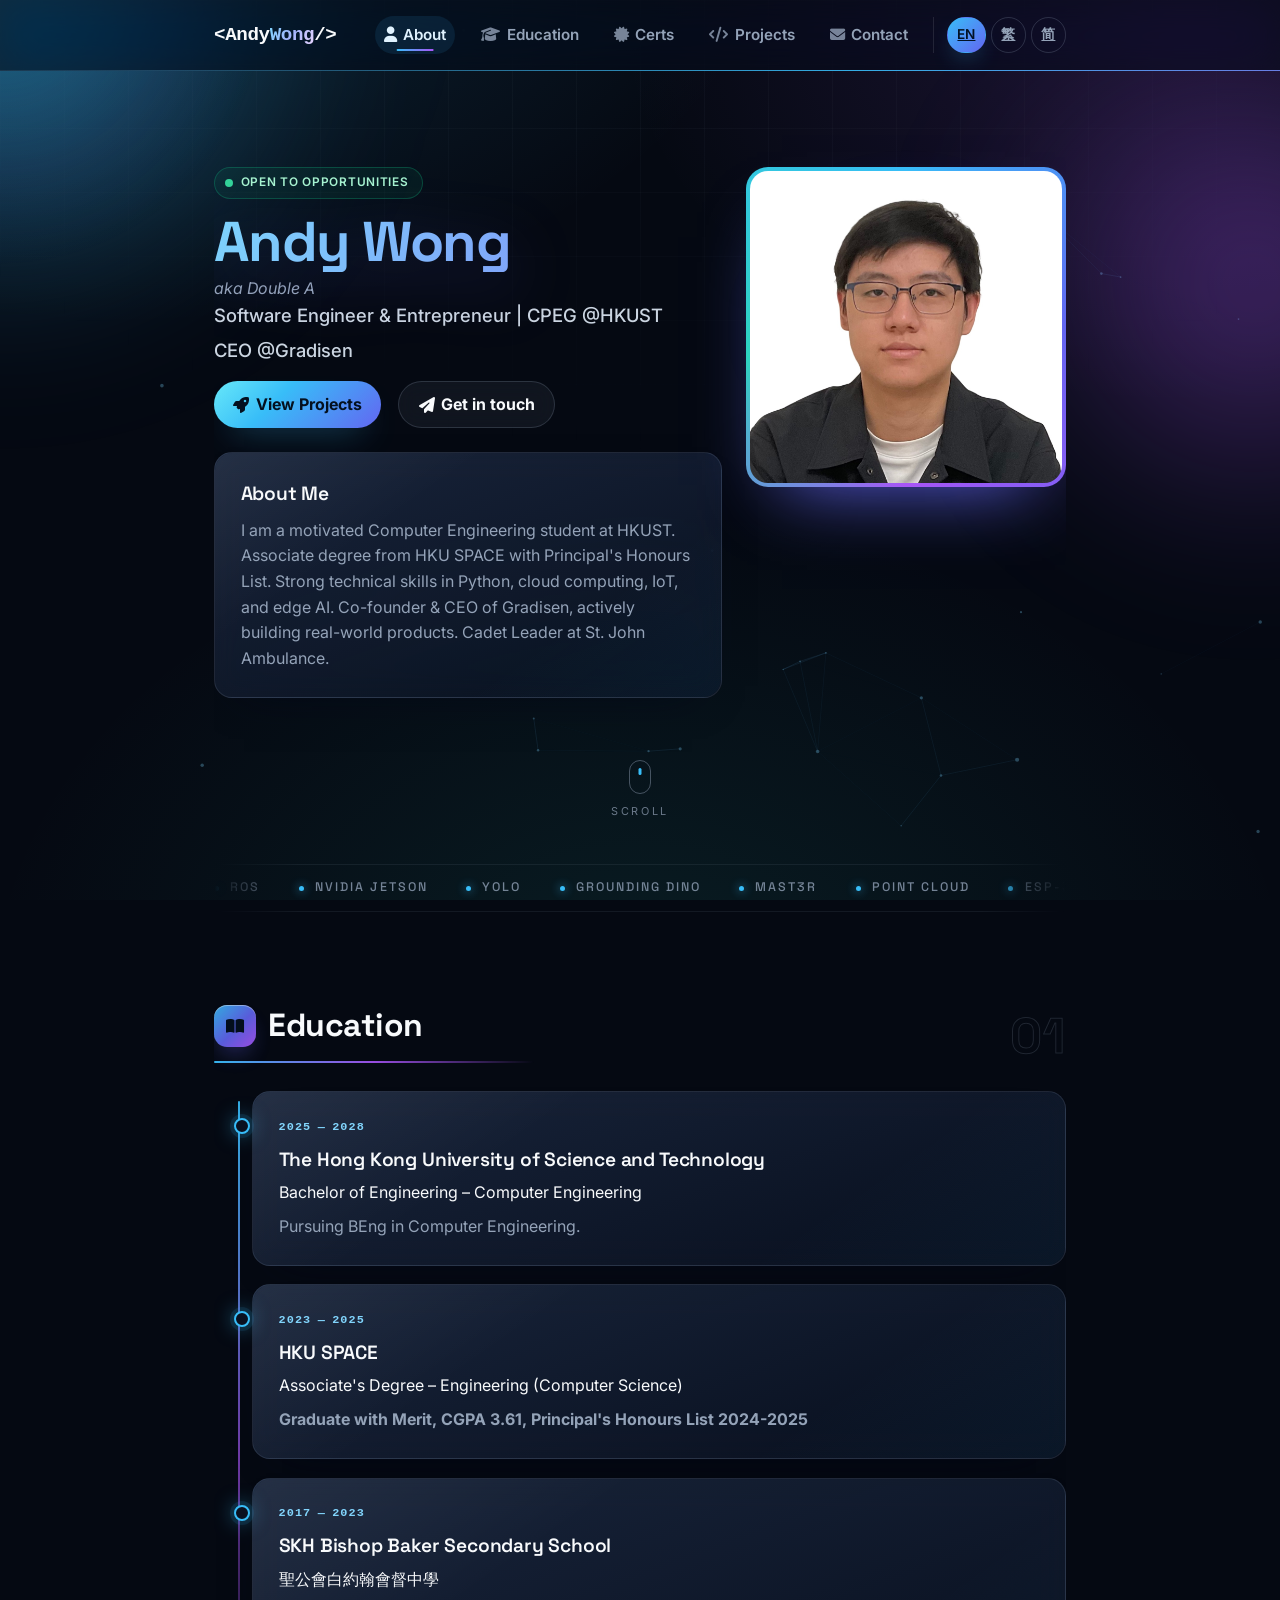
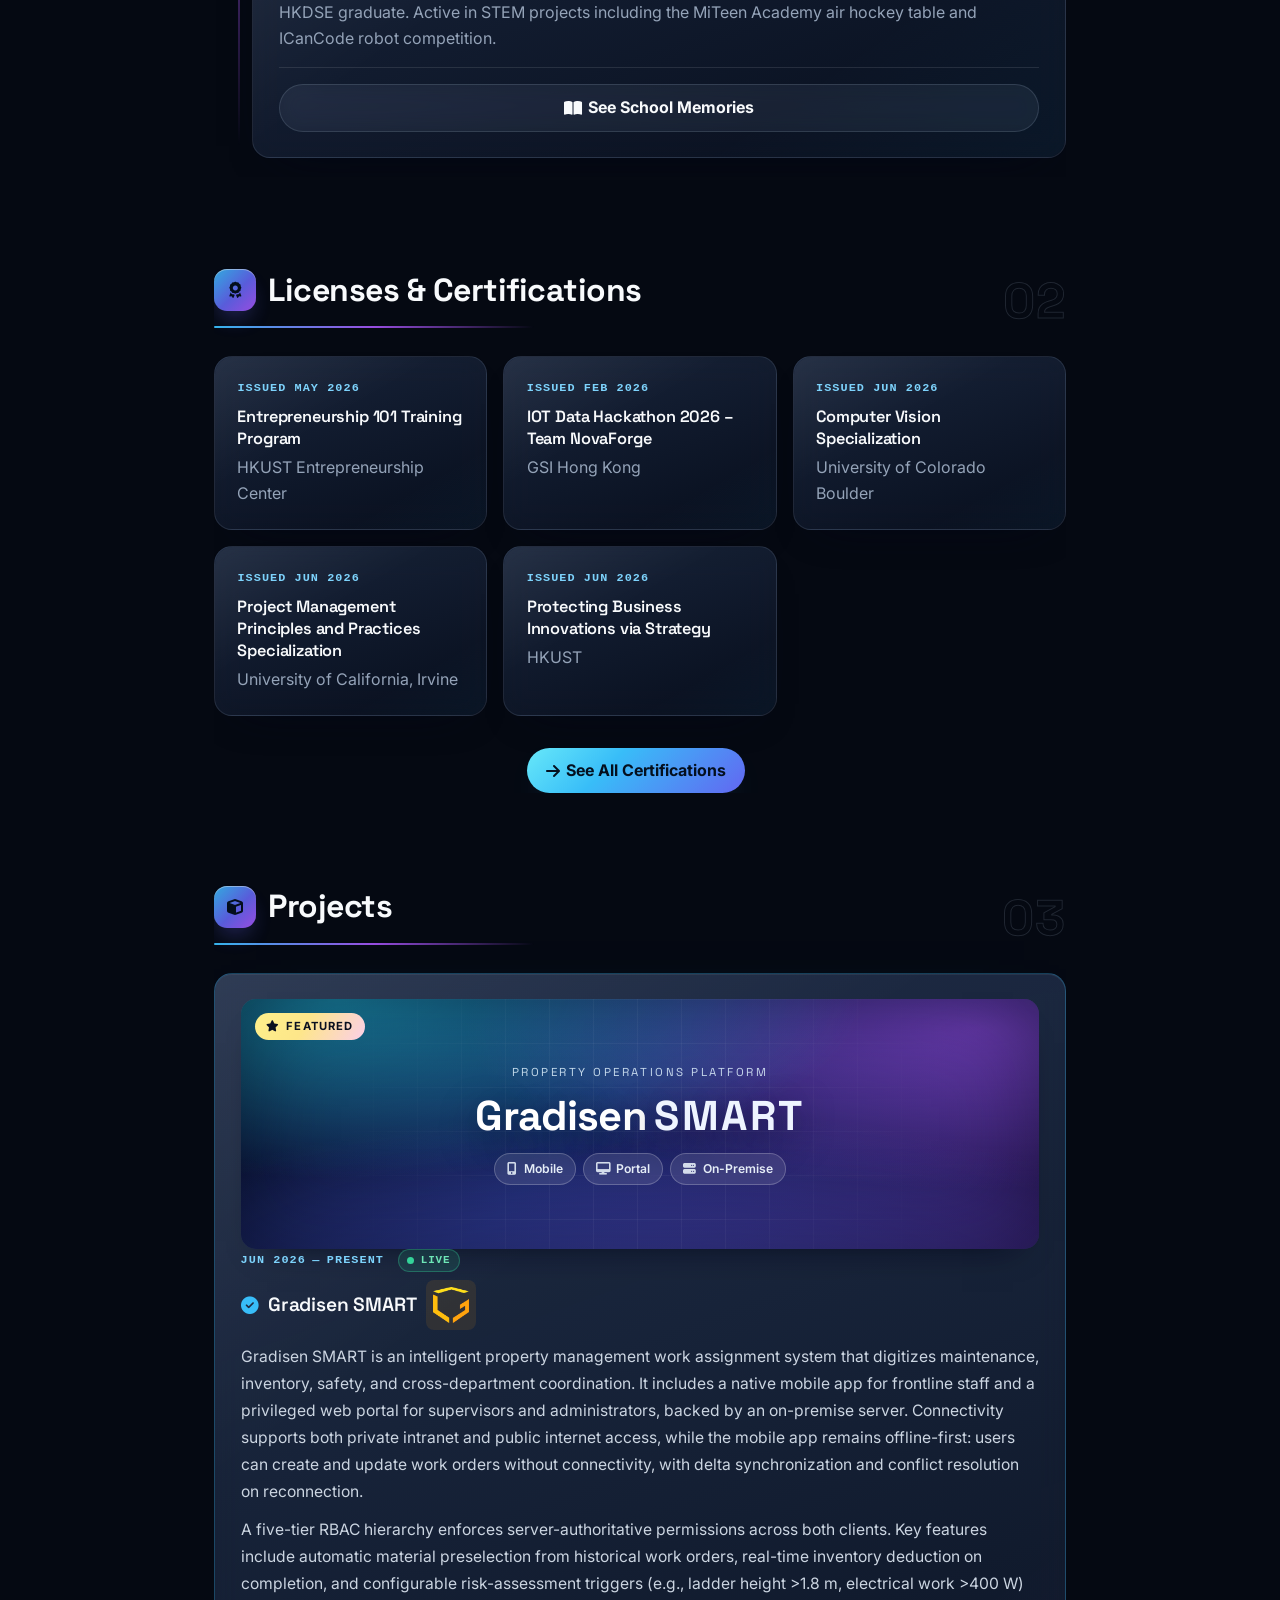
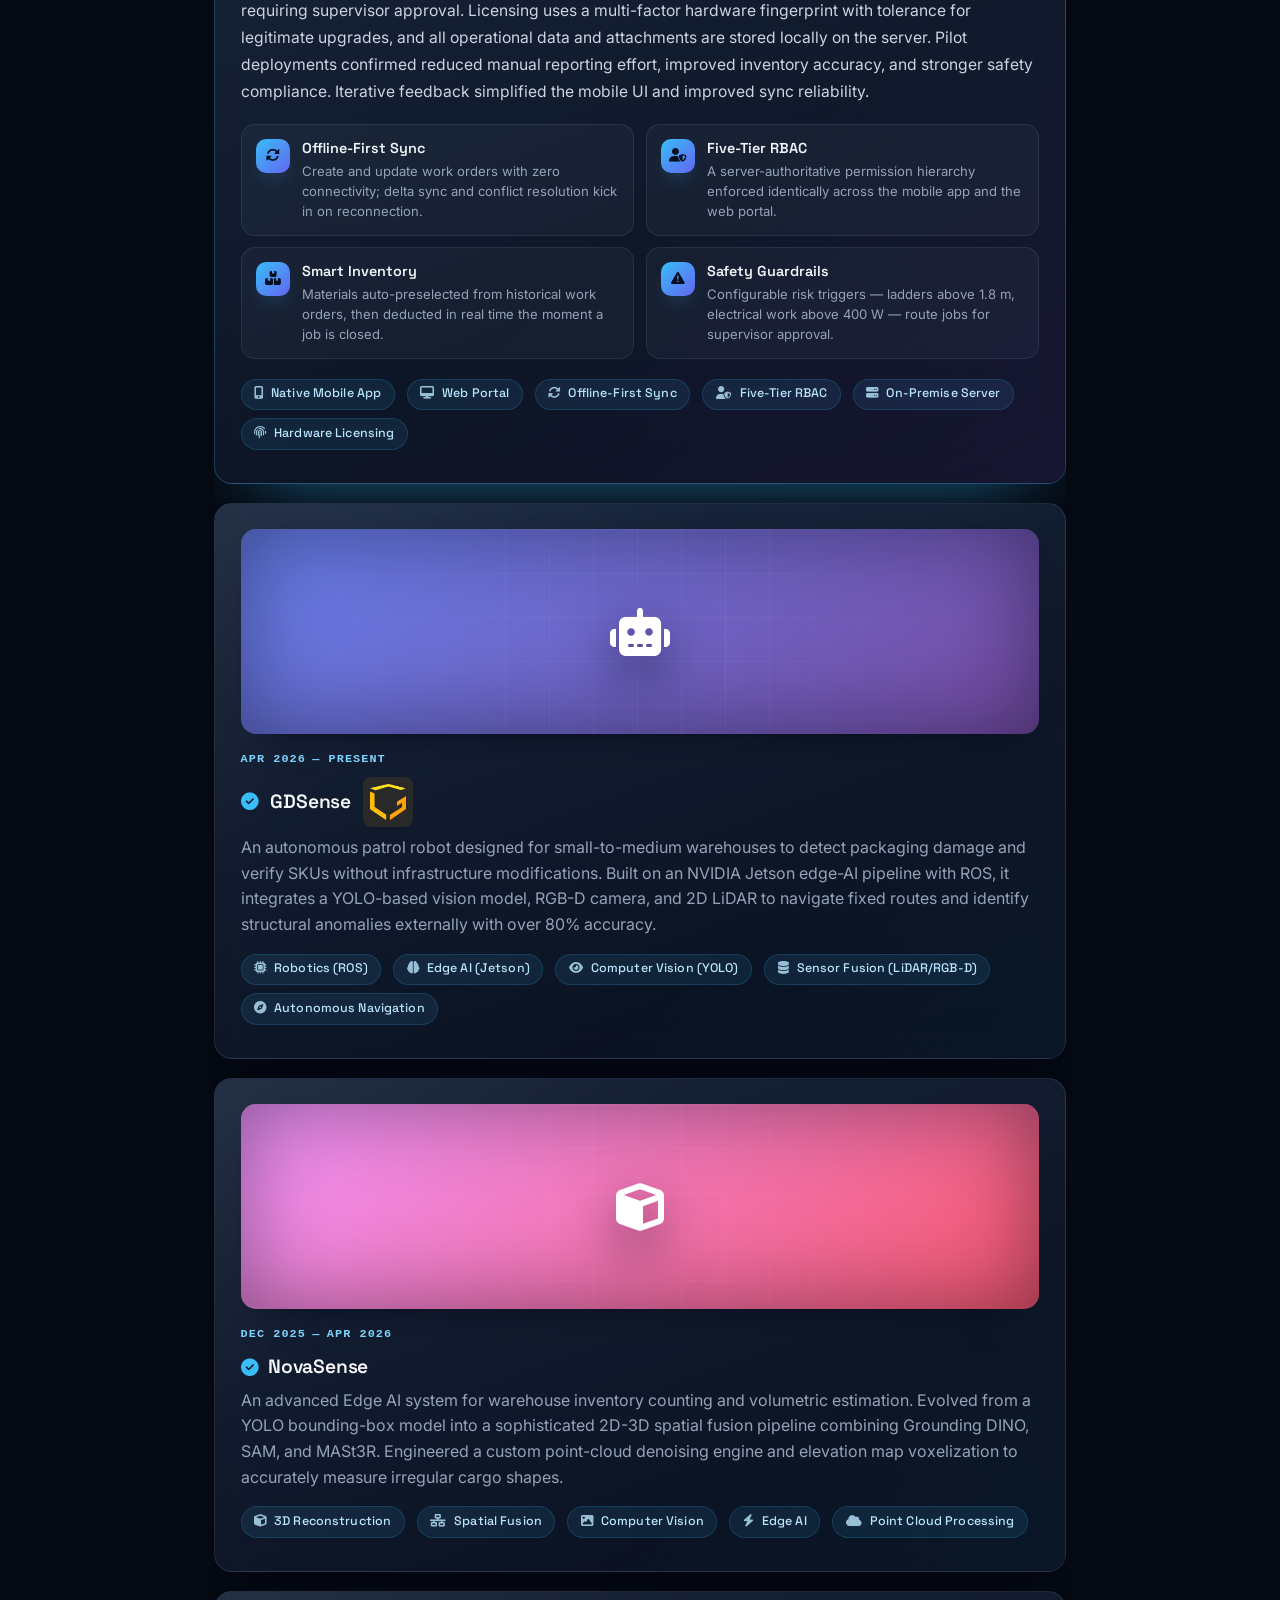
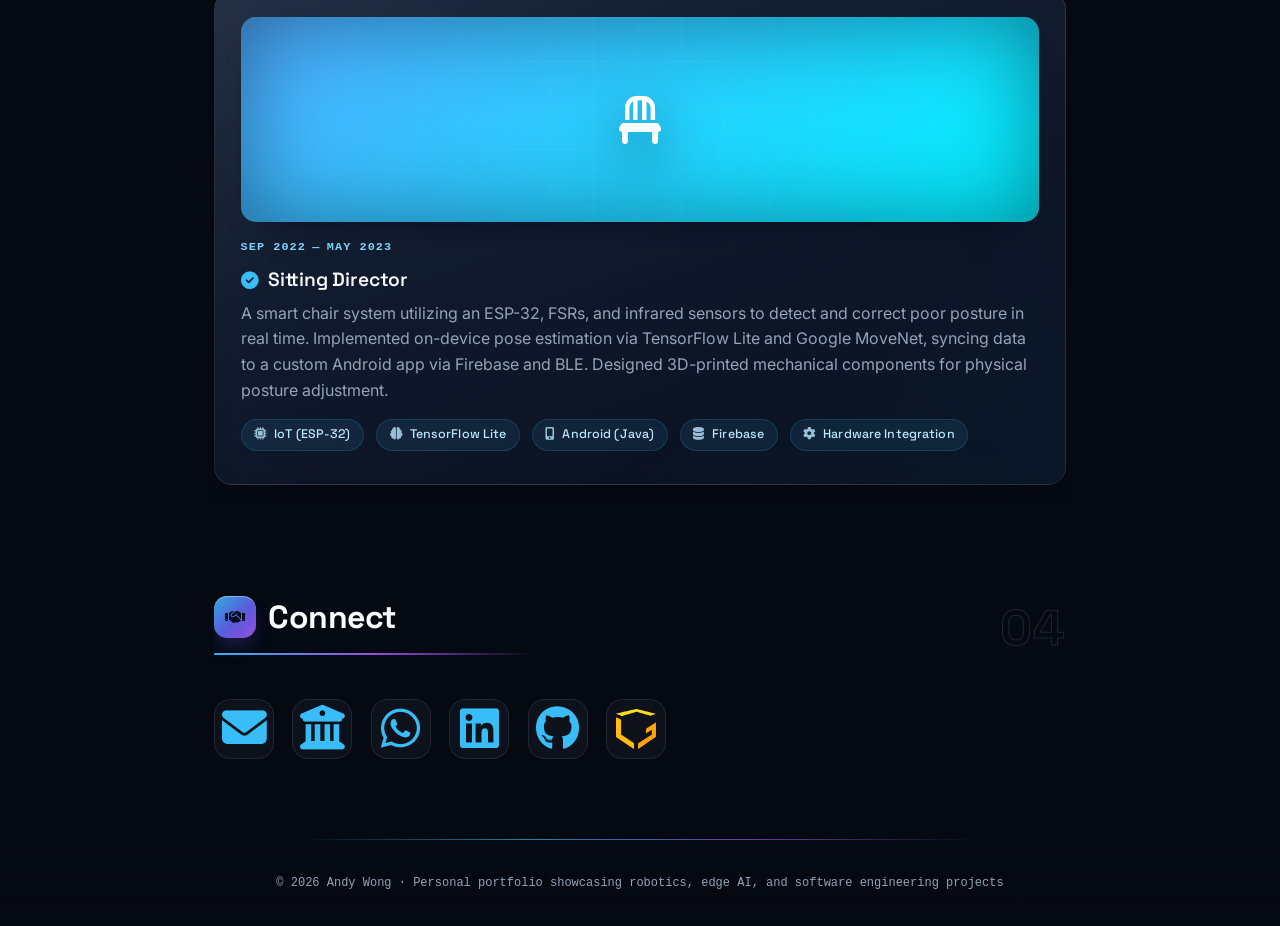
<file: en/index.html>
<!DOCTYPE html>
<html lang="en" style="scroll-behavior: smooth;">
<head>
  <meta charset="UTF-8">
  <meta name="viewport" content="width=device-width, initial-scale=1.0">
  <meta name="description" content="Andy Wong (黃修譽, AA, DoubleA0605) - Software Engineer & Entrepreneur. CEO of Gradisen. Specialized in robotics, edge AI, computer vision, and IoT. Creator of GDSense autonomous robot and NovaSense 3D inventory system. BEng Computer Engineering @HKUST.">
  <meta name="keywords" content="Andy Wong, Wong Sau Yu, AA, AA_65, DoubleA0605, 黃修譽, sywongca, sywongca@connect.ust.hk, Gradisen, GDSense, NovaSense, NovaForge, software engineer, robotics, edge AI, computer vision, IoT, Python, YOLO, ROS, Jetson, entrepreneur, Hong Kong, HKUST, CEO, autonomous robot, warehouse automation, 3D reconstruction, point cloud processing">
  <meta name="author" content="Andy Wong">
  <meta name="theme-color" content="#0f172a">
  <meta property="og:title" content="Andy Wong | Software Engineer & Entrepreneur">
  <meta property="og:description" content="Portfolio showcasing Gradisen, GDSense, NovaSense & NovaForge - innovative projects in robotics, edge AI, computer vision, 3D reconstruction, and warehouse automation.">
  <meta property="og:type" content="profile">
  <meta property="og:profile:first_name" content="Andy">
  <meta property="og:profile:last_name" content="Wong">
  <meta property="og:profile:username" content="DoubleA0605">
  <meta name="twitter:card" content="summary">
  <meta name="twitter:title" content="Andy Wong | Software Engineer & Entrepreneur">
  <meta name="twitter:description" content="Portfolio: Gradisen (CEO), GDSense (autonomous robot), NovaSense (3D inventory), NovaForge (IoT hackathon). Robotics, edge AI, computer vision expert.">
  <link rel="canonical" href="https://sywongca.student.ust.hk/en/">
  <link rel="alternate" hreflang="en" href="https://sywongca.student.ust.hk/en/">
  <link rel="alternate" hreflang="zh-Hant" href="https://sywongca.student.ust.hk/hk/">
  <link rel="alternate" hreflang="zh-Hans" href="https://sywongca.student.ust.hk/cn/">
  <link rel="alternate" hreflang="x-default" href="https://sywongca.student.ust.hk/en/">
  <link rel="icon" type="image/x-icon" href="../images/favicon.ico">
  <link rel="icon" type="image/png" sizes="32x32" href="../images/favicon.ico">
  <link rel="apple-touch-icon" sizes="180x180" href="../images/apple-touch-icon.png">
  <title>Andy Wong | Software Engineer & Entrepreneur</title>
  <link rel="stylesheet" href="../styles.css">
  <link rel="preconnect" href="https://fonts.googleapis.com">
  <link rel="preconnect" href="https://fonts.gstatic.com" crossorigin>
  <link href="https://fonts.googleapis.com/css2?family=Inter:wght@400;500;600;700;800&family=Space+Grotesk:wght@500;600;700&amp;display=swap" rel="stylesheet">
  <link rel="stylesheet" href="https://cdnjs.cloudflare.com/ajax/libs/font-awesome/6.4.0/css/all.min.css">
  <script src="../script.js" defer></script>
  
  <!-- JSON-LD Structured Data -->
  <script type="application/ld+json">
  {
    "@context": "https://schema.org",
    "@type": "Person",
    "name": "Andy Wong",
    "alternateName": [
      "Wong Sau Yu",
      "Double A",
      "AA",
      "AA_65",
      "DoubleA0605",
      "sywongca",
      "黃修譽",
      "Andy Wong 黃修譽",
      "黃修譽 Andy Wong",
      "Sau Yu Wong",
      "黃修譽 Wong Sau Yu",
      "Wong Sau Yu 黃修譽"
    ],
    "url": "https://sywongca.student.ust.hk/en/",
    "email": ["andywong@gradisen.com", "sywongca@connect.ust.hk"],
    "telephone": "+852-5572-7280",
    "jobTitle": ["Software Engineer", "Entrepreneur", "CEO"],
    "affiliation": [
      {
        "@type": "Organization",
        "name": "Gradisen",
        "url": "https://gradisen.com"
      },
      {
        "@type": "EducationalOrganization",
        "name": "The Hong Kong University of Science and Technology",
        "alternateName": "HKUST"
      }
    ],
    "knowsAbout": [
      "Robotics",
      "Edge AI",
      "Computer Vision",
      "IoT",
      "Python",
      "Machine Learning",
      "ROS",
      "NVIDIA Jetson",
      "YOLO",
      "Point Cloud Processing",
      "3D Reconstruction",
      "Autonomous Navigation",
      "Sensor Fusion",
      "Warehouse Automation",
      "Gradisen",
      "GDSense",
      "NovaSense",
      "NovaForge"
    ],
    "sameAs": [
      "https://www.linkedin.com/in/sau-yu-wong-192387375",
      "https://github.com/DoubleA0605",
      "https://gradisen.com",
      "mailto:sywongca@connect.ust.hk"
    ],
    "description": "Software Engineer and Entrepreneur specializing in robotics, edge AI, computer vision, and IoT. CEO of Gradisen. Creator of GDSense autonomous patrol robot and NovaSense 3D inventory system. Also known as AA, Double A, DoubleA0605, Wong Sau Yu, and 黃修譽."
  }
  </script>

  <script type="application/ld+json">
  {
    "@context": "https://schema.org",
    "@type": "BreadcrumbList",
    "itemListElement": [
      {
        "@type": "ListItem",
        "position": 1,
        "name": "Home",
        "item": "https://sywongca.student.ust.hk/en/"
      },
      {
        "@type": "ListItem",
        "position": 2,
        "name": "About",
        "item": "https://sywongca.student.ust.hk/en/#about"
      },
      {
        "@type": "ListItem",
        "position": 3,
        "name": "Projects",
        "item": "https://sywongca.student.ust.hk/en/#projects"
      }
    ]
  }
  </script>

  <!-- Organization Schema for Gradisen -->
  <script type="application/ld+json">
  {
    "@context": "https://schema.org",
    "@type": "Organization",
    "name": "Gradisen",
    "url": "https://gradisen.com",
    "founder": {
      "@type": "Person",
      "name": "Andy Wong",
      "alternateName": ["Wong Sau Yu", "黃修譽", "DoubleA0605", "AA"]
    },
    "description": "Innovative robotics and edge AI solutions for warehouse automation",
    "knowsAbout": ["GDSense", "autonomous robots", "warehouse automation", "edge AI"]
  }
  </script>

  <!-- Software Application Schema for Projects -->
  <script type="application/ld+json">
  {
    "@context": "https://schema.org",
    "@type": "SoftwareApplication",
    "name": "GDSense",
    "description": "Autonomous patrol robot for warehouse package damage detection and SKU verification using edge AI and computer vision",
    "creator": {
      "@type": "Person",
      "name": "Andy Wong",
      "url": "https://sywongca.student.ust.hk"
    },
    "producer": {
      "@type": "Organization",
      "name": "Gradisen",
      "url": "https://gradisen.com"
    }
  }
  </script>

  <script type="application/ld+json">
  {
    "@context": "https://schema.org",
    "@type": "SoftwareApplication",
    "name": "NovaSense",
    "description": "Advanced edge AI system for warehouse inventory counting and volumetric estimation using 3D reconstruction and point cloud processing",
    "creator": {
      "@type": "Person",
      "name": "Andy Wong",
      "url": "https://sywongca.student.ust.hk"
    }
  }
  </script>

  <script type="application/ld+json">
  {
    "@context": "https://schema.org",
    "@type": "SoftwareApplication",
    "name": "Gradisen SMART",
    "applicationCategory": "BusinessApplication",
    "operatingSystem": "Android, iOS, Web",
    "description": "Intelligent property-management work-assignment platform: an offline-first native mobile app for frontline staff, a privileged web portal for supervisors, and an on-premise server with five-tier RBAC, automatic material preselection from historical work orders, real-time inventory deduction, and configurable safety risk triggers such as ladder height above 1.8 m or electrical work above 400 W.",
    "creator": {
      "@type": "Person",
      "name": "Andy Wong",
      "url": "https://sywongca.student.ust.hk"
    },
    "publisher": {
      "@type": "Organization",
      "name": "Gradisen",
      "url": "https://gradisen.com"
    }
  }
  </script>

  <!-- WebSite Schema with Sitelinks Searchbox -->
  <script type="application/ld+json">
  {
    "@context": "https://schema.org",
    "@type": "WebSite",
    "name": "Andy Wong | Software Engineer & Entrepreneur",
    "alternateName": ["Andy Wong Portfolio", "DoubleA0605", "AA Portfolio"],
    "url": "https://sywongca.student.ust.hk/en/",
    "description": "Portfolio of Andy Wong (黃修譽, AA, DoubleA0605) - Software Engineer, Entrepreneur, and CEO of Gradisen. Specializing in robotics, edge AI, computer vision, and IoT.",
    "inLanguage": ["en"],
    "potentialAction": {
      "@type": "SearchAction",
      "target": {
        "@type": "EntryPoint",
        "urlTemplate": "https://sywongca.student.ust.hk/?s={search_term_string}"
      },
      "query-input": "required name=search_term_string"
    }
  }
  </script>

  <!-- FAQPage Schema for GEO - helps AI-powered search engines understand Q&A content -->
  <script type="application/ld+json">
  {
    "@context": "https://schema.org",
    "@type": "FAQPage",
    "mainEntity": [
      {
        "@type": "Question",
        "name": "Who is Andy Wong?",
        "acceptedAnswer": {
          "@type": "Answer",
          "text": "Andy Wong (also known as Wong Sau Yu, 黃修譽, Double A, AA, or DoubleA0605) is a Software Engineer and Entrepreneur based in Hong Kong. He is the CEO and Co-founder of Gradisen, a company specializing in robotics and edge AI solutions for warehouse automation. He is currently pursuing a BEng in Computer Engineering at HKUST."
        }
      },
      {
        "@type": "Question",
        "name": "What is Gradisen?",
        "acceptedAnswer": {
          "@type": "Answer",
          "text": "Gradisen is an innovative robotics and edge AI company founded by Andy Wong that develops autonomous solutions for warehouse automation. Its flagship product, GDSense, is an autonomous patrol robot that detects packaging damage and verifies SKUs using computer vision and sensor fusion technology."
        }
      },
      {
        "@type": "Question",
        "name": "What technologies does Andy Wong specialize in?",
        "acceptedAnswer": {
          "@type": "Answer",
          "text": "Andy Wong specializes in robotics (ROS), edge AI (NVIDIA Jetson), computer vision (YOLO, Grounding DINO, SAM), 3D reconstruction (MASt3R), point cloud processing, IoT (ESP-32), and full-stack development with Python. He also has expertise in autonomous navigation, sensor fusion (LiDAR/RGB-D), and warehouse automation systems."
        }
      },
      {
        "@type": "Question",
        "name": "What is GDSense?",
        "acceptedAnswer": {
          "@type": "Answer",
          "text": "GDSense is an autonomous patrol robot built by Andy Wong and Gradisen for small-to-medium warehouses. It uses an NVIDIA Jetson edge-AI pipeline with ROS, integrating a YOLO-based vision model, RGB-D camera, and 2D LiDAR to navigate fixed routes and detect packaging damage and verify SKUs with over 80% accuracy — all without requiring warehouse infrastructure modifications."
        }
      },
      {
        "@type": "Question",
        "name": "What projects has Andy Wong created?",
        "acceptedAnswer": {
          "@type": "Answer",
          "text": "Andy Wong has created several notable projects: GDSense (autonomous warehouse patrol robot), NovaSense (3D inventory counting system using edge AI and point cloud processing), and Sitting Director (smart posture-correcting chair with TensorFlow Lite and IoT). He also led Team NovaForge in the IOT Data Hackathon 2026."
        }
      }
    ]
  }
  </script>

  <!-- ProfilePage Schema -->
  <script type="application/ld+json">
  {
    "@context": "https://schema.org",
    "@type": "ProfilePage",
    "mainEntity": {
      "@type": "Person",
      "name": "Andy Wong",
      "alternateName": [
        "Wong Sau Yu",
        "Double A",
        "AA",
        "AA_65",
        "DoubleA0605",
        "sywongca",
        "黃修譽",
        "Andy Wong 黃修譽",
        "黃修譽 Andy Wong",
        "Sau Yu Wong",
        "黃修譽 Wong Sau Yu",
        "Wong Sau Yu 黃修譽"
      ],
      "url": "https://sywongca.student.ust.hk/en/",
      "image": "https://sywongca.student.ust.hk/images/personal_image.png",
      "email": ["andywong@gradisen.com", "sywongca@connect.ust.hk"],
      "telephone": "+852-5572-7280",
      "jobTitle": ["Software Engineer", "Entrepreneur", "CEO"],
      "worksFor": {
        "@type": "Organization",
        "name": "Gradisen",
        "url": "https://gradisen.com"
      },
      "alumniOf": [
        {
          "@type": "CollegeOrUniversity",
          "name": "The Hong Kong University of Science and Technology",
          "alternateName": "HKUST"
        },
        {
          "@type": "CollegeOrUniversity",
          "name": "HKU SPACE"
        },
        {
          "@type": "School",
          "name": "SKH Bishop Baker Secondary School",
          "alternateName": "聖公會白約翰會督中學"
        }
      ],
      "knowsAbout": [
        "Robotics",
        "Edge AI",
        "Computer Vision",
        "IoT",
        "Python",
        "Machine Learning",
        "ROS",
        "NVIDIA Jetson",
        "YOLO",
        "3D Reconstruction",
        "Point Cloud Processing",
        "Autonomous Navigation",
        "Sensor Fusion",
        "Warehouse Automation"
      ],
      "sameAs": [
        "https://www.linkedin.com/in/sau-yu-wong-192387375",
        "https://github.com/DoubleA0605",
        "https://gradisen.com",
        "mailto:sywongca@connect.ust.hk"
      ],
      "description": "Software Engineer and Entrepreneur specializing in robotics, edge AI, computer vision, and IoT. CEO of Gradisen. Creator of GDSense autonomous patrol robot and NovaSense 3D inventory system."
    }
  }
  </script>
</head>
<body>

  <nav class="navbar">
    <div class="container nav-inner">
      <a href="../en/index.html" class="logo">&lt;Andy<span>Wong</span>/&gt;</a>
      <button class="nav-toggle" aria-expanded="false" aria-label="Toggle navigation">
        <span class="hamburger"></span>
      </button>
      <div class="nav-menu">
        <ul class="nav-links">
          <li><a href="#about"><i class="fas fa-user"></i> <span data-i18n="navAbout">About</span></a></li>
          <li><a href="#education"><i class="fas fa-graduation-cap"></i> <span data-i18n="navEducation">Education</span></a></li>
          <li><a href="#certifications"><i class="fas fa-certificate"></i> <span data-i18n="navCertifications">Certs</span></a></li>
          <li><a href="#projects"><i class="fas fa-code"></i> <span data-i18n="navProjects">Projects</span></a></li>
          <li><a href="#contact"><i class="fas fa-envelope"></i> <span data-i18n="navContact">Contact</span></a></li>
        </ul>
        <div class="lang-switcher">
          <a href="../en/index.html" class="lang-btn lang-active" hreflang="en">EN</a>
          <a href="../hk/index.html" class="lang-btn" hreflang="zh-Hant">繁</a>
          <a href="../cn/index.html" class="lang-btn" hreflang="zh-Hans">简</a>
        </div>
      </div>
    </div>
  </nav>

  <main class="container" itemscope itemtype="https://schema.org/ProfilePage">
    
    <section id="about" class="hero" style="margin-top: 4rem;" itemprop="mainEntity" itemscope itemtype="https://schema.org/Person">
      <div class="hero-grid">
        <div class="hero-content">
                    <div class="hero-status"><span class="status-dot"></span> <span data-i18n="heroStatus">Open to opportunities</span></div>
          <h1 data-i18n="heroTitle" itemprop="name">Andy Wong</h1>
          <p class="aka" data-i18n="heroAka">aka Double A</p>
          <p class="lead" data-i18n="heroSubtitle"><span itemprop="jobTitle">Software Engineer</span> & <span itemprop="jobTitle">Entrepreneur</span> | CPEG @HKUST </p>
          <p class="lead" data-i18n="heroSubtitle2">CEO @<span itemprop="worksFor" itemscope itemtype="https://schema.org/Organization"><span itemprop="name">Gradisen</span></span></p>

          <div class="hero-cta" style="margin-top:1rem;">
            <a class="btn" href="#projects"><i class="fas fa-rocket"></i> <span data-i18n="viewProjects">View Projects</span></a>
            <a class="btn btn-ghost" href="#contact"><i class="fas fa-paper-plane"></i> <span data-i18n="getInTouch">Get in touch</span></a>
          </div>

          <div class="card" style="margin-top:1.5rem;">
            <h3 data-i18n="aboutMeTitle">About Me</h3>
            <p style="margin-top: 0.5rem;" data-i18n="aboutMeText" itemprop="description">I am a motivated Computer Engineering student at HKUST. Associate degree from HKU SPACE with Principal's Honours List. Strong technical skills in Python, cloud computing, IoT, and edge AI. Co-founder & CEO of Gradisen, actively building real-world products. Cadet Leader at St. John Ambulance.</p>
          </div>
        </div>
        <div class="hero-aside">
          <div class="hero-avatar highlight">
            <img src="../images/personal_image.png" alt="Andy Wong (黃修譽) - Software Engineer & Entrepreneur" width="320" height="320" loading="eager" decoding="async" itemprop="image">
          </div>
        </div>
      </div>
          <div class="scroll-cue" aria-hidden="true">
        <span class="scroll-cue__mouse"></span>
        <span data-i18n="scrollCue">Scroll</span>
      </div>
    </section>

    <div class="tech-marquee" aria-hidden="true">
      <div class="tech-marquee__track">
          <span>ROS</span>
          <span>NVIDIA Jetson</span>
          <span>YOLO</span>
          <span>Grounding DINO</span>
          <span>MASt3R</span>
          <span>Point Cloud</span>
          <span>ESP-32</span>
          <span>TensorFlow Lite</span>
          <span>Edge AI</span>
          <span>Offline-First</span>
          <span>RBAC</span>
          <span>On-Premise</span>
      </div>
    </div>

    <section id="education">
      <h2><i class="fas fa-book-open"></i> <span data-i18n="educationTitle">Education</span></h2>
      
      <div class="timeline">
      <div class="card" itemscope itemtype="https://schema.org/EducationalOccupationalProgram">
        <div class="card-meta"><time datetime="2025">2025</time> — <time datetime="2028">2028</time></div>
        <h3 itemprop="provider" itemscope itemtype="https://schema.org/CollegeOrUniversity"><span itemprop="name">The Hong Kong University of Science and Technology</span></h3>
        <p style="color: var(--text-main); margin-bottom: 0.5rem;" data-i18n="hkustDegree" itemprop="name">Bachelor of Engineering – Computer Engineering</p>
        <p data-i18n="hkustText">Pursuing BEng in Computer Engineering.</p>
      </div>

      <div class="card" itemscope itemtype="https://schema.org/EducationalOccupationalProgram">
        <div class="card-meta"><time datetime="2023">2023</time> — <time datetime="2025">2025</time></div>
        <h3 itemprop="provider" itemscope itemtype="https://schema.org/CollegeOrUniversity"><span itemprop="name">HKU SPACE</span></h3>
        <p style="color: var(--text-main); margin-bottom: 0.5rem;" data-i18n="hkuspaceDegree" itemprop="name">Associate's Degree – Engineering (Computer Science)</p>
        <p data-i18n="hkuspaceText"><strong>Graduate with Merit, CGPA 3.61, Principal's Honours List 2024-2025</strong> </p>
      </div>

      <div class="card" itemscope itemtype="https://schema.org/EducationalOccupationalProgram">
        <div class="card-meta"><time datetime="2017">2017</time> — <time datetime="2023">2023</time></div>
        <h3 itemprop="provider" itemscope itemtype="https://schema.org/School"><span itemprop="name">SKH Bishop Baker Secondary School</span></h3>
        <p style="color: var(--text-main); margin-bottom: 0.5rem;" data-i18n="skhbbssName" itemprop="name">聖公會白約翰會督中學</p>
        <p data-i18n="skhbbssText">HKDSE graduate. Active in STEM projects including the MiTeen Academy air hockey table and ICanCode robot competition.</p>
        <div style="margin-top: 1rem; padding-top: 1rem; border-top: 1px solid var(--border-color);">
          <a href="../en/secondary-school.html" class="btn btn-ghost" style="width: 100%; text-align: center; justify-content: center;">
            <i class="fas fa-book-open"></i> <span data-i18n="seeSchoolMemories">See School Memories</span>
          </a>
        </div>
      </div>
          </div>
    </section>

    <section id="certifications">
      <h2><i class="fas fa-award"></i> <span data-i18n="certificationsTitle">Licenses & Certifications</span></h2>
      
      <div class="cert-grid">
      <div class="card">
        <div class="card-meta">Issued May 2026</div>
        <h3>Entrepreneurship 101 Training Program</h3>
        <p>HKUST Entrepreneurship Center</p>
      </div>

      <div class="card">
        <div class="card-meta">Issued Feb 2026</div>
        <h3>IOT Data Hackathon 2026 – Team NovaForge</h3>
        <p>GSI Hong Kong</p>
      </div>

      <div class="card">
        <div class="card-meta">Issued Jun 2026</div>
        <h3>Computer Vision Specialization</h3>
        <p>University of Colorado Boulder</p>
      </div>

      <div class="card">
        <div class="card-meta">Issued Jun 2026</div>
        <h3>Project Management Principles and Practices Specialization</h3>
        <p>University of California, Irvine</p>
      </div>

      <div class="card">
        <div class="card-meta">Issued Jun 2026</div>
        <h3>Protecting Business Innovations via Strategy</h3>
        <p>HKUST</p>
      </div>

            </div>

      <div style="text-align: center; margin-top: 2rem;">
        <a href="../en/certifications.html" class="btn"><i class="fas fa-arrow-right"></i> <span data-i18n="seeAllCertifications">See All Certifications</span></a>
      </div>
    </section>

    <section id="projects">
      <h2><i class="fas fa-cube"></i> <span data-i18n="projectsTitle">Projects</span></h2>

      <!-- Gradisen SMART -->
      <article class="card project-card project-card--featured" itemscope itemtype="https://schema.org/SoftwareApplication">
        <div class="project-image project-image--smart">
          <span class="project-badge"><i class="fas fa-star"></i> <span data-i18n="smartFeatured">Featured</span></span>
          <div class="smart-banner">
            <p class="smart-eyebrow" data-i18n="smartEyebrow">Property Operations Platform</p>
            <p class="smart-title">Gradisen <span>SMART</span></p>
            <div class="smart-devices">
              <span class="smart-device"><i class="fas fa-mobile-alt"></i> <span data-i18n="smartDeviceMobile">Mobile</span></span>
              <span class="smart-device"><i class="fas fa-desktop"></i> <span data-i18n="smartDevicePortal">Portal</span></span>
              <span class="smart-device"><i class="fas fa-server"></i> <span data-i18n="smartDeviceServer">On-Premise</span></span>
            </div>
          </div>
        </div>
        <div class="card-meta">
          <time datetime="2026-06">Jun 2026</time> — <span data-i18n="present">Present</span>
          <span class="meta-live"><span class="pulse-dot"></span><span data-i18n="smartStatus">Live</span></span>
        </div>
        <h3>
          <i class="fas fa-check-circle" style="color: var(--accent-primary); font-size: 1.1rem;"></i>
          <span itemprop="name">Gradisen <span class="gradient-word">SMART</span></span>
          <a href="https://gradisen.com" target="_blank" rel="noopener noreferrer" class="btn-gradisen" title="Visit Gradisen">
            <img src="../images/gradisen-logo.png" alt="Gradisen" class="gradisen-logo" loading="lazy" decoding="async">
          </a>
        </h3>
        <p class="project-lead" data-i18n="smartDesc" itemprop="description">Gradisen SMART is an intelligent property management work assignment system that digitizes maintenance, inventory, safety, and cross-department coordination. It includes a native mobile app for frontline staff and a privileged web portal for supervisors and administrators, backed by an on-premise server. Connectivity supports both private intranet and public internet access, while the mobile app remains offline-first: users can create and update work orders without connectivity, with delta synchronization and conflict resolution on reconnection.</p>
        <p class="project-lead" itemprop="description">A five-tier RBAC hierarchy enforces server-authoritative permissions across both clients. Key features include automatic material preselection from historical work orders, real-time inventory deduction on completion, and configurable risk-assessment triggers (e.g., ladder height &gt;1.8 m, electrical work &gt;400 W) requiring supervisor approval. Licensing uses a multi-factor hardware fingerprint with tolerance for legitimate upgrades, and all operational data and attachments are stored locally on the server. Pilot deployments confirmed reduced manual reporting effort, improved inventory accuracy, and stronger safety compliance. Iterative feedback simplified the mobile UI and improved sync reliability.</p>
        <div class="smart-features">
          <div class="smart-feature">
            <i class="fas fa-sync-alt"></i>
            <div>
              <h4 data-i18n="smartFeature1Title">Offline-First Sync</h4>
              <p data-i18n="smartFeature1Text">Create and update work orders with zero connectivity; delta sync and conflict resolution kick in on reconnection.</p>
            </div>
          </div>
          <div class="smart-feature">
            <i class="fas fa-user-shield"></i>
            <div>
              <h4 data-i18n="smartFeature2Title">Five-Tier RBAC</h4>
              <p data-i18n="smartFeature2Text">A server-authoritative permission hierarchy enforced identically across the mobile app and the web portal.</p>
            </div>
          </div>
          <div class="smart-feature">
            <i class="fas fa-boxes"></i>
            <div>
              <h4 data-i18n="smartFeature3Title">Smart Inventory</h4>
              <p data-i18n="smartFeature3Text">Materials auto-preselected from historical work orders, then deducted in real time the moment a job is closed.</p>
            </div>
          </div>
          <div class="smart-feature">
            <i class="fas fa-exclamation-triangle"></i>
            <div>
              <h4 data-i18n="smartFeature4Title">Safety Guardrails</h4>
              <p data-i18n="smartFeature4Text">Configurable risk triggers — ladders above 1.8 m, electrical work above 400 W — route jobs for supervisor approval.</p>
            </div>
          </div>
        </div>
        <div>
          <span class="tech-tag"><i class="fas fa-mobile-alt"></i> Native Mobile App</span>
          <span class="tech-tag"><i class="fas fa-desktop"></i> Web Portal</span>
          <span class="tech-tag"><i class="fas fa-sync-alt"></i> Offline-First Sync</span>
          <span class="tech-tag"><i class="fas fa-user-shield"></i> Five-Tier RBAC</span>
          <span class="tech-tag"><i class="fas fa-server"></i> On-Premise Server</span>
          <span class="tech-tag"><i class="fas fa-fingerprint"></i> Hardware Licensing</span>
        </div>
      </article>

      <div class="card project-card" itemscope itemtype="https://schema.org/SoftwareApplication">
        <div class="project-image" style="background: linear-gradient(135deg, #667eea 0%, #764ba2 100%); display: flex; align-items: center; justify-content: center; font-size: 3rem; color: white; border-radius: 8px; margin-bottom: 1rem;">
          <i class="fas fa-robot"></i>
        </div>
        <div class="card-meta"><time datetime="2026-04">Apr 2026</time> — Present</div>
        <h3 style="display: flex; align-items: center; flex-wrap: wrap; gap: 12px;">
          <i class="fas fa-check-circle" style="color: var(--accent-primary); font-size: 1.1rem;"></i> <span itemprop="name">GDSense</span>
          <a href="https://gradisen.com" target="_blank" rel="noopener noreferrer" class="btn-gradisen" title="Visit Gradisen">
            <img src="../images/gradisen-logo.png" alt="Gradisen" class="gradisen-logo" loading="lazy" decoding="async">
          </a>
        </h3>
        <p style="margin-bottom: 1rem; margin-top: 0.5rem;" data-i18n="gdSenseDesc" itemprop="description">An autonomous patrol robot designed for small-to-medium warehouses to detect packaging damage and verify SKUs without infrastructure modifications. Built on an NVIDIA Jetson edge-AI pipeline with ROS, it integrates a YOLO-based vision model, RGB-D camera, and 2D LiDAR to navigate fixed routes and identify structural anomalies externally with over 80% accuracy.</p>
        <div>
          <span class="tech-tag"><i class="fas fa-microchip"></i> Robotics (ROS)</span>
          <span class="tech-tag"><i class="fas fa-brain"></i> Edge AI (Jetson)</span>
          <span class="tech-tag"><i class="fas fa-eye"></i> Computer Vision (YOLO)</span>
          <span class="tech-tag"><i class="fas fa-database"></i> Sensor Fusion (LiDAR/RGB-D)</span>
          <span class="tech-tag"><i class="fas fa-compass"></i> Autonomous Navigation</span>
        </div>
      </div>

      <div class="card project-card" itemscope itemtype="https://schema.org/SoftwareApplication">
        <div class="project-image" style="background: linear-gradient(135deg, #f093fb 0%, #f5576c 100%); display: flex; align-items: center; justify-content: center; font-size: 3rem; color: white; border-radius: 8px; margin-bottom: 1rem;">
          <i class="fas fa-cube"></i>
        </div>
        <div class="card-meta"><time datetime="2025-12">Dec 2025</time> — <time datetime="2026-04">Apr 2026</time></div>
        <h3><i class="fas fa-check-circle" style="color: var(--accent-primary); font-size: 1.1rem;"></i> <span itemprop="name">NovaSense</span></h3>
        <p style="margin-bottom: 1rem;" data-i18n="novaSenseDesc" itemprop="description">An advanced Edge AI system for warehouse inventory counting and volumetric estimation. Evolved from a YOLO bounding-box model into a sophisticated 2D-3D spatial fusion pipeline combining Grounding DINO, SAM, and MASt3R. Engineered a custom point-cloud denoising engine and elevation map voxelization to accurately measure irregular cargo shapes.</p>
        <div>
          <span class="tech-tag"><i class="fas fa-cube"></i> 3D Reconstruction</span>
          <span class="tech-tag"><i class="fas fa-network-wired"></i> Spatial Fusion</span>
          <span class="tech-tag"><i class="fas fa-image"></i> Computer Vision</span>
          <span class="tech-tag"><i class="fas fa-bolt"></i> Edge AI</span>
          <span class="tech-tag"><i class="fas fa-cloud"></i> Point Cloud Processing</span>
        </div>
      </div>

      <div class="card project-card" itemscope itemtype="https://schema.org/SoftwareApplication">
        <div class="project-image" style="background: linear-gradient(135deg, #4facfe 0%, #00f2fe 100%); display: flex; align-items: center; justify-content: center; font-size: 3rem; color: white; border-radius: 8px; margin-bottom: 1rem;">
          <i class="fas fa-chair"></i>
        </div>
        <div class="card-meta"><time datetime="2022-09">Sep 2022</time> — <time datetime="2023-05">May 2023</time></div>
        <h3><i class="fas fa-check-circle" style="color: var(--accent-primary); font-size: 1.1rem;"></i> <span itemprop="name">Sitting Director</span></h3>
        <p style="margin-bottom: 1rem;" data-i18n="sittingDirectorDesc" itemprop="description">A smart chair system utilizing an ESP-32, FSRs, and infrared sensors to detect and correct poor posture in real time. Implemented on-device pose estimation via TensorFlow Lite and Google MoveNet, syncing data to a custom Android app via Firebase and BLE. Designed 3D-printed mechanical components for physical posture adjustment.</p>
        <div>
          <span class="tech-tag"><i class="fas fa-microchip"></i> IoT (ESP-32)</span>
          <span class="tech-tag"><i class="fas fa-brain"></i> TensorFlow Lite</span>
          <span class="tech-tag"><i class="fas fa-mobile-alt"></i> Android (Java)</span>
          <span class="tech-tag"><i class="fas fa-database"></i> Firebase</span>
          <span class="tech-tag"><i class="fas fa-cog"></i> Hardware Integration</span>
        </div>
      </div>
    </section>

    <section id="contact">
      <h2><i class="fas fa-handshake"></i> <span data-i18n="contactTitle">Connect</span></h2>
      <div class="contact-icons" itemscope itemtype="https://schema.org/ContactPoint">
        <meta itemprop="contactType" content="Professional contact">
        <a href="mailto:andywong@gradisen.com" class="icon-link" title="Email" itemprop="email">
          <i class="fas fa-envelope"></i>
          <span class="sr-only">Email Andy Wong</span>
        </a>

        <a href="mailto:sywongca@connect.ust.hk" class="icon-link" title="HKUST Email">
          <i class="fas fa-building-columns"></i>
          <span class="sr-only">HKUST Email: sywongca@connect.ust.hk</span>
        </a>
        
        <a href="https://wa.me/85255727280" target="_blank" rel="noopener noreferrer" class="icon-link" title="WhatsApp">
          <i class="fab fa-whatsapp"></i>
          <span class="sr-only">WhatsApp Andy Wong</span>
        </a>
        
        <a href="https://www.linkedin.com/in/sau-yu-wong-192387375" target="_blank" rel="noopener noreferrer" class="icon-link" title="LinkedIn" itemprop="sameAs">
          <i class="fab fa-linkedin"></i>
          <span class="sr-only">LinkedIn Profile</span>
        </a>
        
        <a href="https://github.com/DoubleA0605" target="_blank" rel="noopener noreferrer" class="icon-link" title="GitHub" itemprop="sameAs">
          <i class="fab fa-github"></i>
          <span class="sr-only">GitHub Profile</span>
        </a>

        <a href="https://gradisen.com" target="_blank" rel="noopener noreferrer" class="icon-link" title="Gradisen">
          <img src="../images/gradisen-logo.png" alt="Gradisen" class="gradisen-logo-icon" loading="lazy" decoding="async">
          <span class="sr-only">Gradisen Website</span>
        </a>
      </div>
    </section>

  </main>

  <footer itemscope itemtype="https://schema.org/WPFooter">
    <div class="container">
      <small>© <time datetime="2026">2026</time> <span itemprop="copyrightHolder">Andy Wong</span> · <span itemprop="description">Personal portfolio showcasing robotics, edge AI, and software engineering projects</span></small>
    </div>
  </footer>

</body>
</html>
</file>
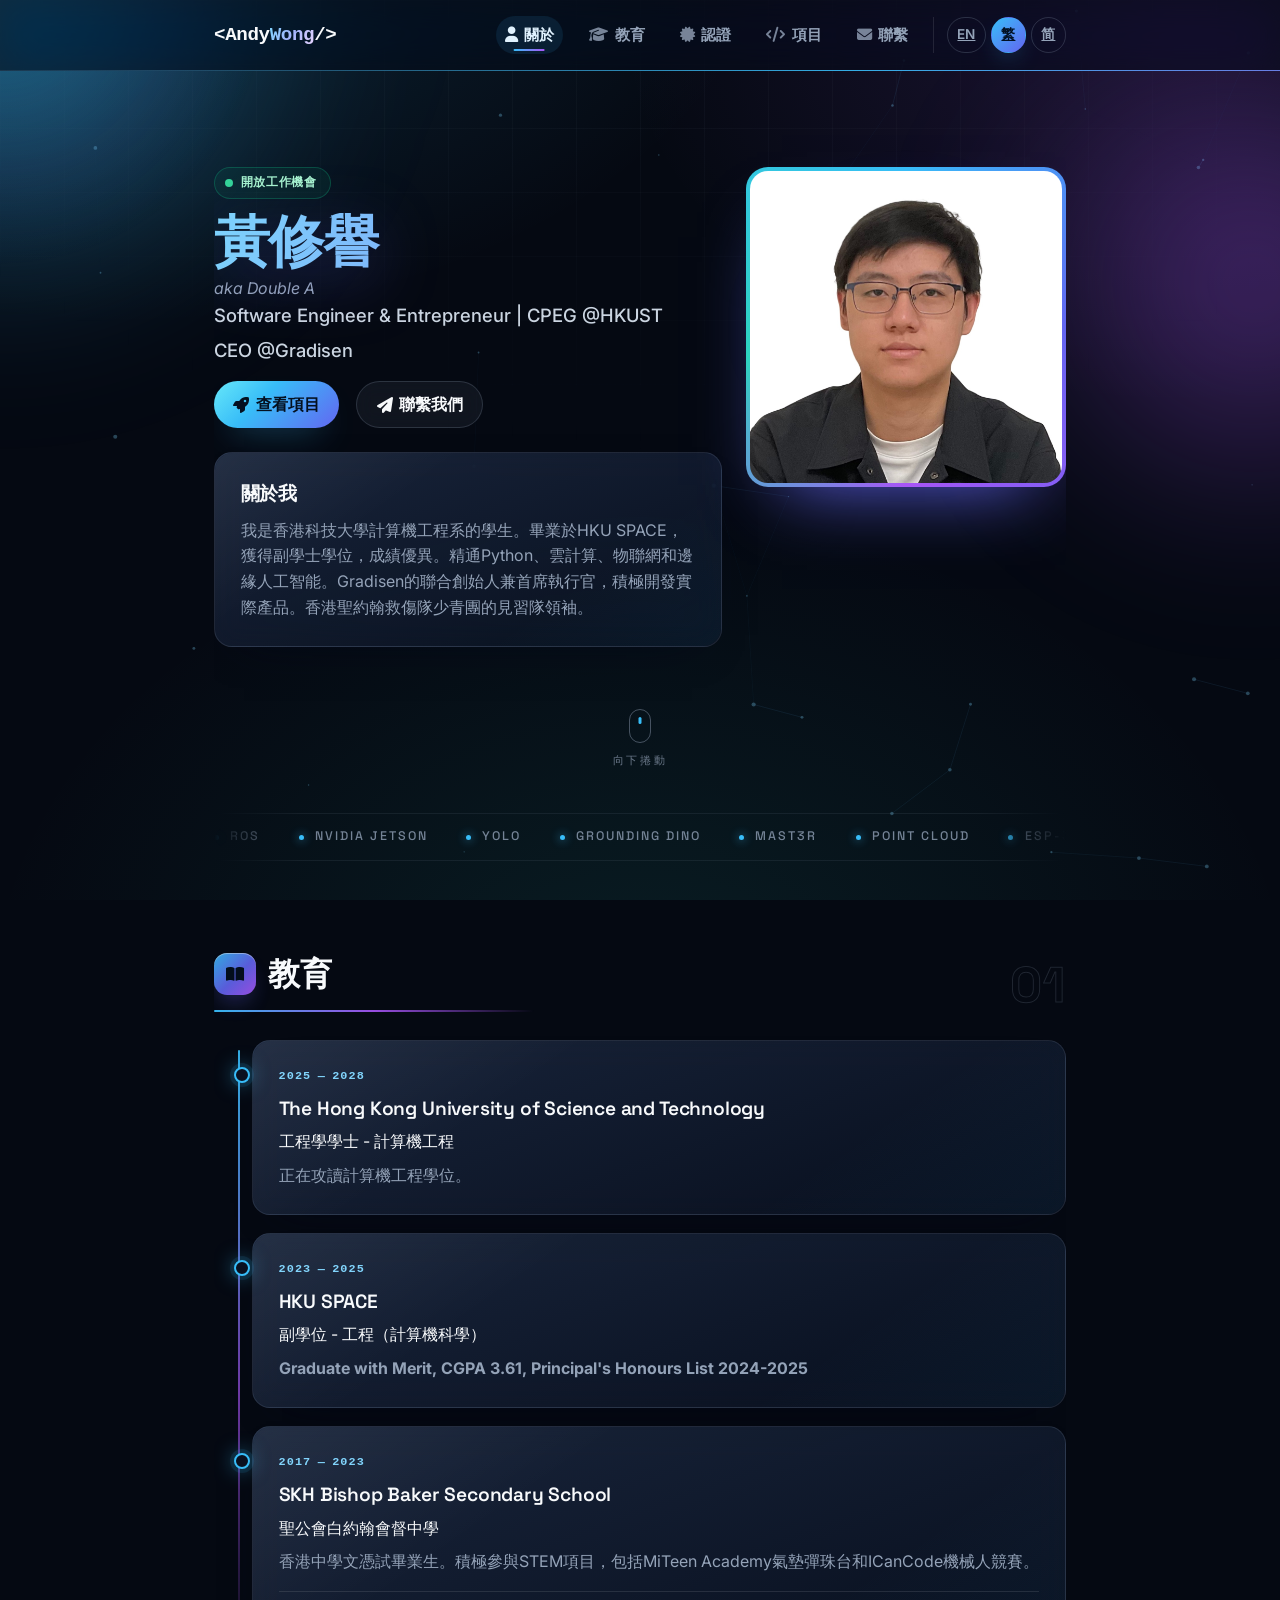
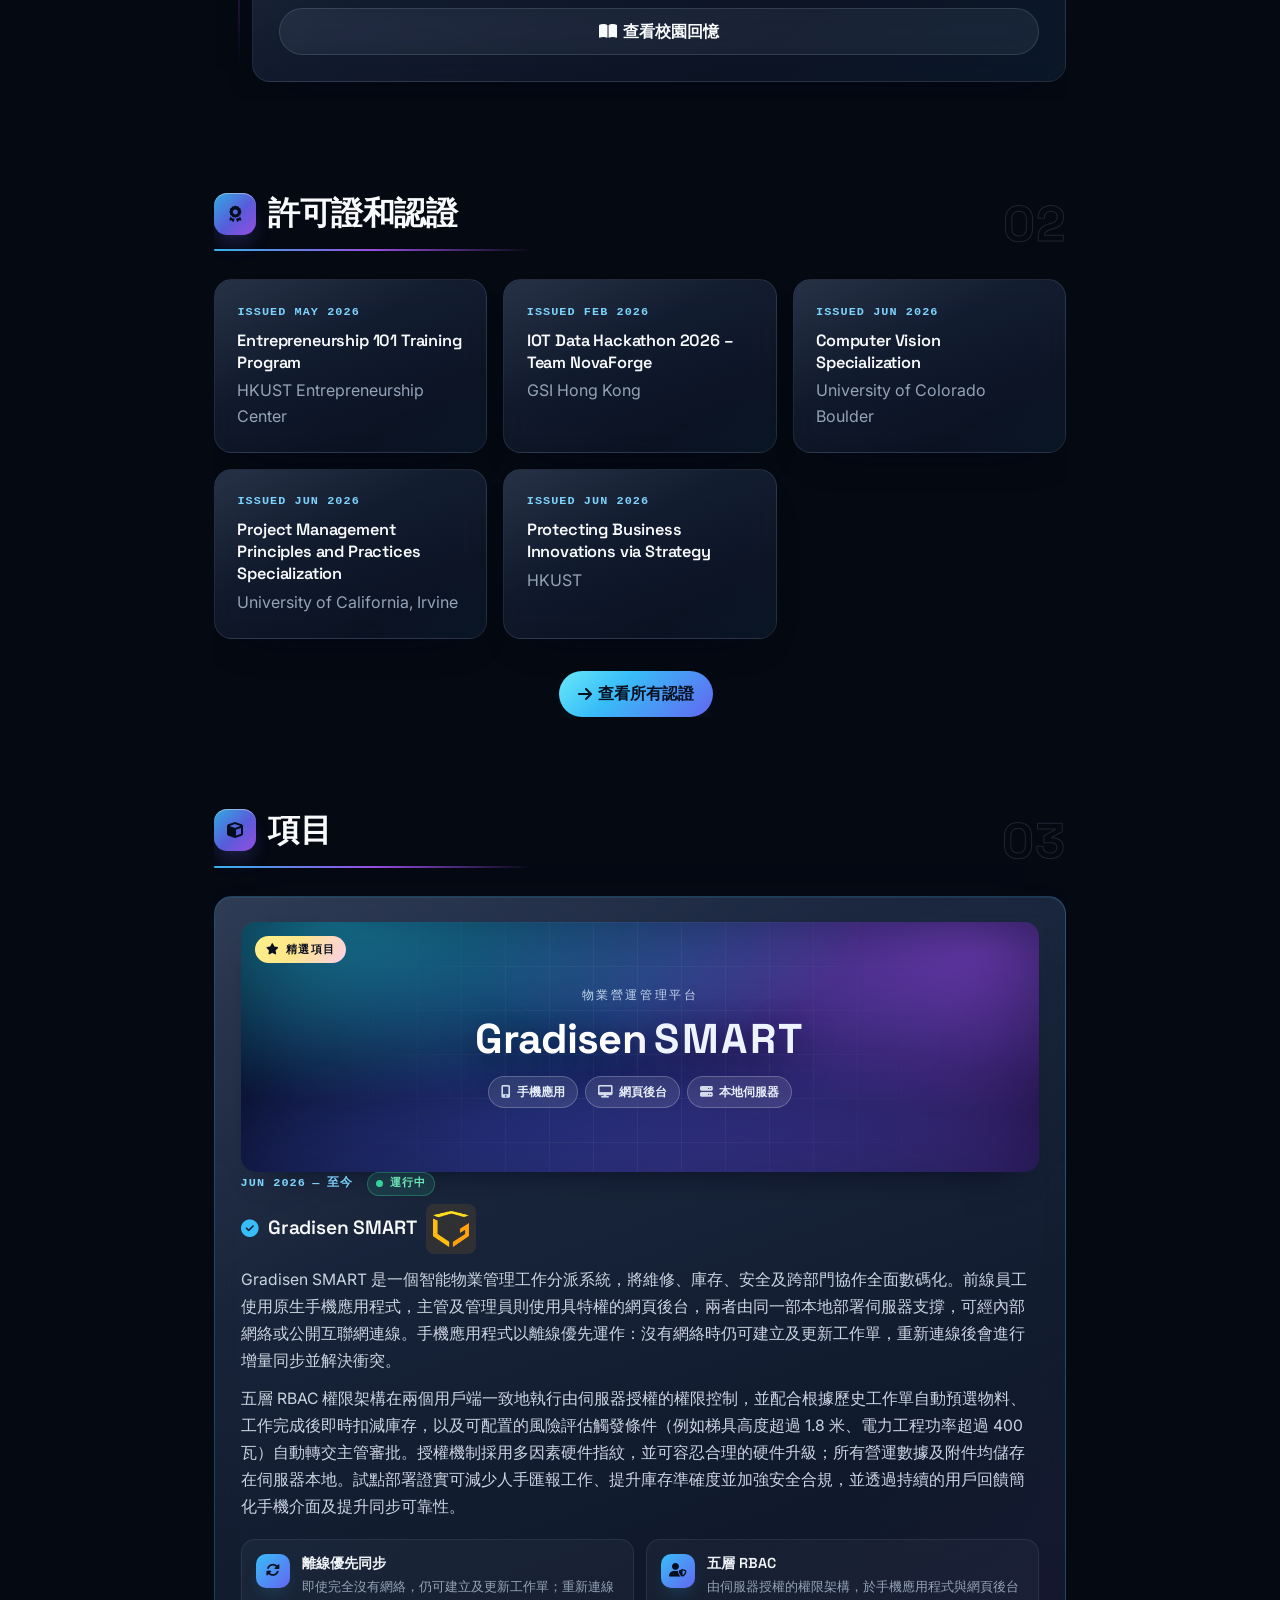
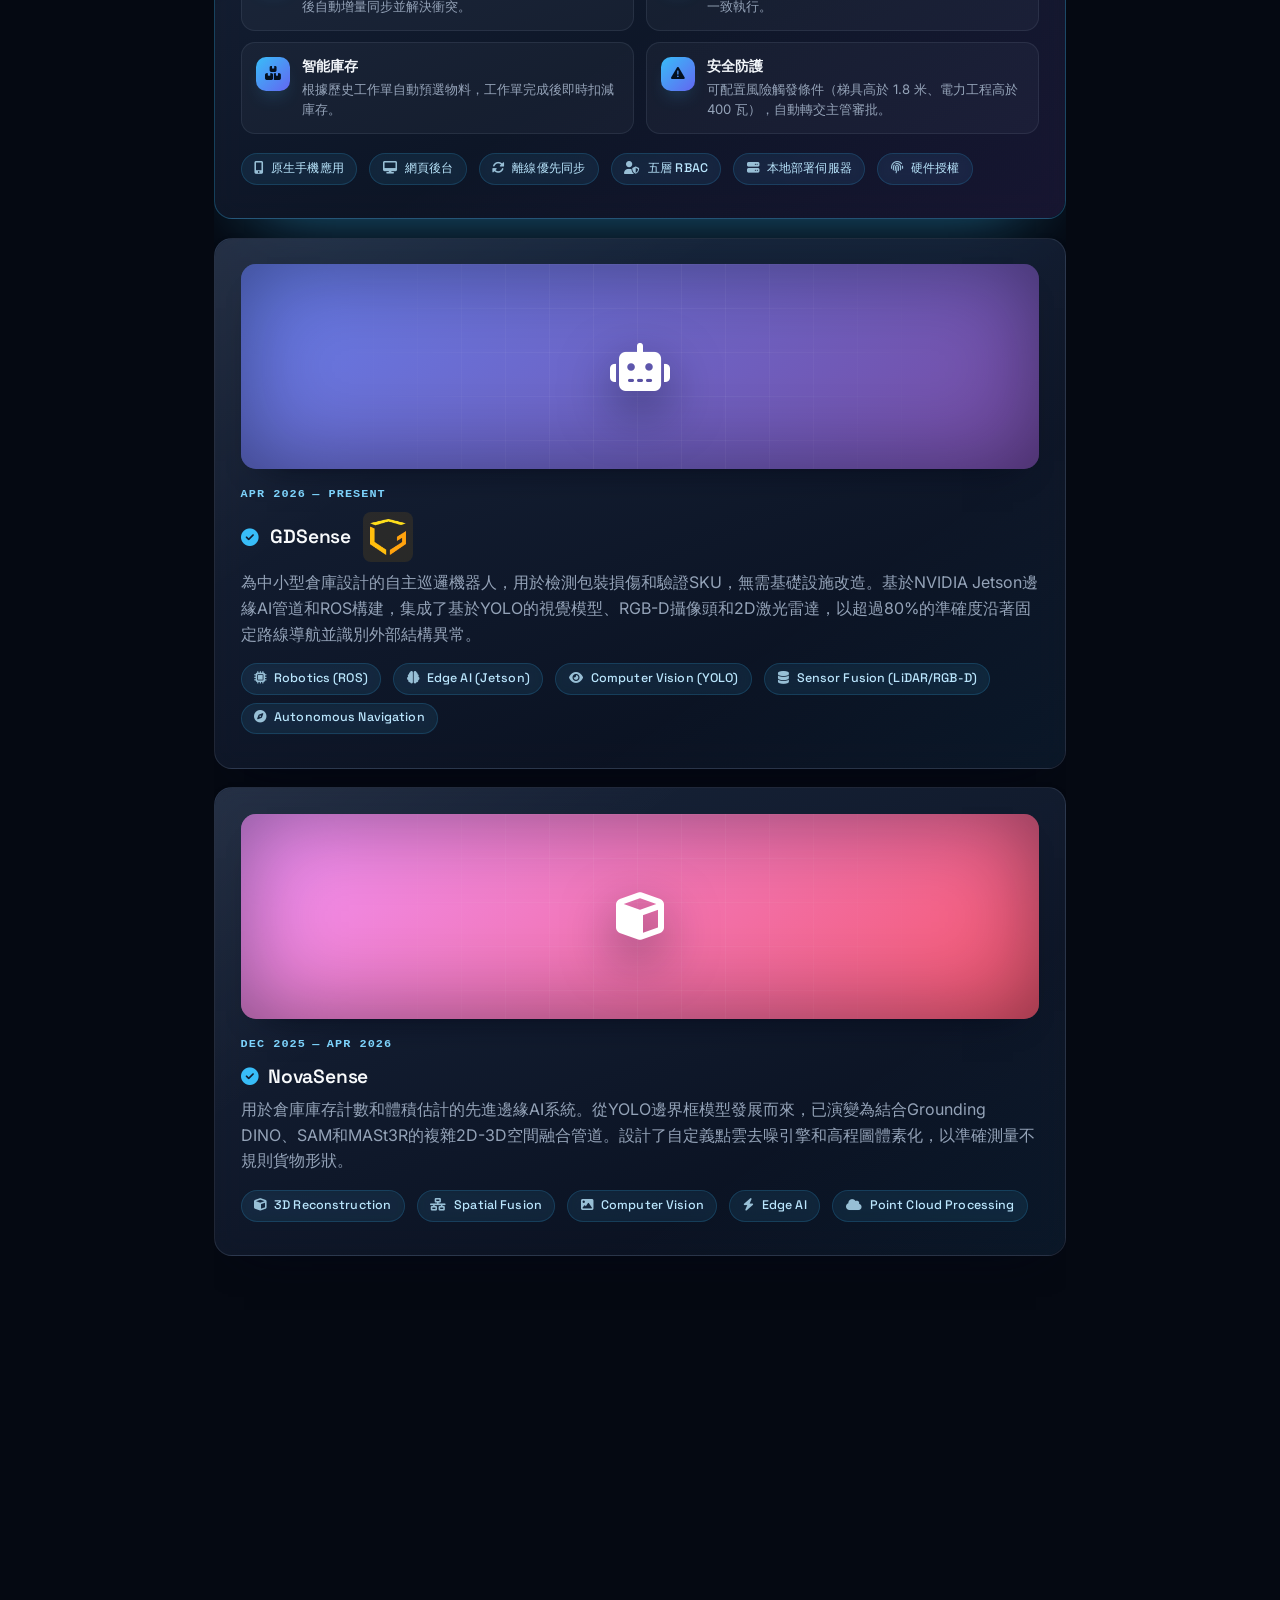
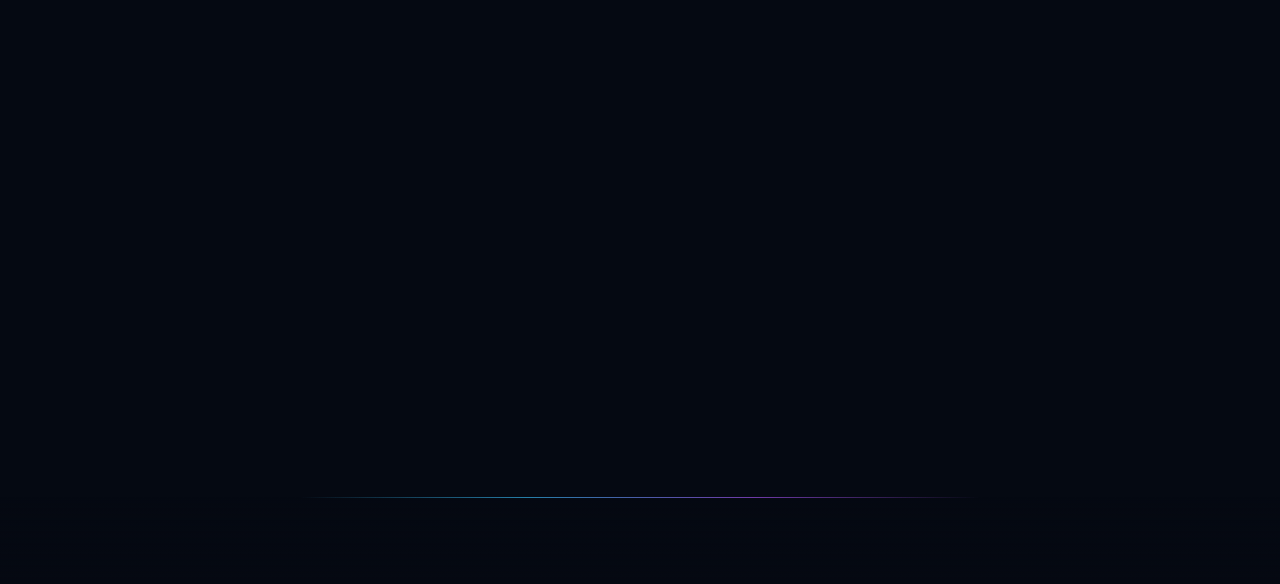
<file: hk/index.html>
<!DOCTYPE html>
<html lang="zh-Hant" style="scroll-behavior: smooth;">
<head>
  <meta charset="UTF-8">
  <meta name="viewport" content="width=device-width, initial-scale=1.0">
  <meta name="description" content="Andy Wong (黃修譽, AA, DoubleA0605) - Software Engineer & Entrepreneur. CEO of Gradisen. Specialized in robotics, edge AI, computer vision, and IoT. Creator of GDSense autonomous robot and NovaSense 3D inventory system. BEng Computer Engineering @HKUST.">
  <meta name="keywords" content="Andy Wong, Wong Sau Yu, AA, AA_65, DoubleA0605, 黃修譽, sywongca, sywongca@connect.ust.hk, Gradisen, GDSense, NovaSense, NovaForge, software engineer, robotics, edge AI, computer vision, IoT, Python, YOLO, ROS, Jetson, entrepreneur, Hong Kong, HKUST, CEO, autonomous robot, warehouse automation, 3D reconstruction, point cloud processing">
  <meta name="author" content="Andy Wong">
  <meta name="theme-color" content="#0f172a">
  <meta property="og:title" content="Andy Wong | Software Engineer & Entrepreneur">
  <meta property="og:description" content="Portfolio showcasing Gradisen, GDSense, NovaSense & NovaForge - innovative projects in robotics, edge AI, computer vision, 3D reconstruction, and warehouse automation.">
  <meta property="og:type" content="profile">
  <meta property="og:profile:first_name" content="Andy">
  <meta property="og:profile:last_name" content="Wong">
  <meta property="og:profile:username" content="DoubleA0605">
  <meta name="twitter:card" content="summary">
  <meta name="twitter:title" content="Andy Wong | Software Engineer & Entrepreneur">
  <meta name="twitter:description" content="Portfolio: Gradisen (CEO), GDSense (autonomous robot), NovaSense (3D inventory), NovaForge (IoT hackathon). Robotics, edge AI, computer vision expert.">
  <link rel="canonical" href="https://sywongca.student.ust.hk/hk/">
  <link rel="alternate" hreflang="en" href="https://sywongca.student.ust.hk/en/">
  <link rel="alternate" hreflang="zh-Hant" href="https://sywongca.student.ust.hk/hk/">
  <link rel="alternate" hreflang="zh-Hans" href="https://sywongca.student.ust.hk/cn/">
  <link rel="alternate" hreflang="x-default" href="https://sywongca.student.ust.hk/en/">
  <link rel="icon" type="image/x-icon" href="../images/favicon.ico">
  <link rel="icon" type="image/png" sizes="32x32" href="../images/favicon.ico">
  <link rel="apple-touch-icon" sizes="180x180" href="../images/apple-touch-icon.png">
  <title>Andy Wong | 軟體工程師 & 創業家</title>
  <link rel="stylesheet" href="../styles.css">
  <link rel="preconnect" href="https://fonts.googleapis.com">
  <link rel="preconnect" href="https://fonts.gstatic.com" crossorigin>
  <link href="https://fonts.googleapis.com/css2?family=Inter:wght@400;500;600;700;800&family=Space+Grotesk:wght@500;600;700&amp;display=swap" rel="stylesheet">
  <link rel="stylesheet" href="https://cdnjs.cloudflare.com/ajax/libs/font-awesome/6.4.0/css/all.min.css">
  <script src="../script.js" defer></script>
  
  <!-- JSON-LD Structured Data -->
  <script type="application/ld+json">
  {
    "@context": "https://schema.org",
    "@type": "Person",
    "name": "Andy Wong",
    "alternateName": [
      "Wong Sau Yu",
      "Double A",
      "AA",
      "AA_65",
      "DoubleA0605",
      "sywongca",
      "黃修譽",
      "Andy Wong 黃修譽",
      "黃修譽 Andy Wong",
      "Sau Yu Wong",
      "黃修譽 Wong Sau Yu",
      "Wong Sau Yu 黃修譽"
    ],
    "url": "https://sywongca.student.ust.hk/hk/",
    "email": ["andywong@gradisen.com", "sywongca@connect.ust.hk"],
    "telephone": "+852-5572-7280",
    "jobTitle": ["Software Engineer", "Entrepreneur", "CEO"],
    "affiliation": [
      {
        "@type": "Organization",
        "name": "Gradisen",
        "url": "https://gradisen.com"
      },
      {
        "@type": "EducationalOrganization",
        "name": "The Hong Kong University of Science and Technology",
        "alternateName": "HKUST"
      }
    ],
    "knowsAbout": [
      "Robotics",
      "Edge AI",
      "Computer Vision",
      "IoT",
      "Python",
      "Machine Learning",
      "ROS",
      "NVIDIA Jetson",
      "YOLO",
      "Point Cloud Processing",
      "3D Reconstruction",
      "Autonomous Navigation",
      "Sensor Fusion",
      "Warehouse Automation",
      "Gradisen",
      "GDSense",
      "NovaSense",
      "NovaForge"
    ],
    "sameAs": [
      "https://www.linkedin.com/in/sau-yu-wong-192387375",
      "https://github.com/DoubleA0605",
      "https://gradisen.com",
      "mailto:sywongca@connect.ust.hk"
    ],
    "description": "Software Engineer and Entrepreneur specializing in robotics, edge AI, computer vision, and IoT. CEO of Gradisen. Creator of GDSense autonomous patrol robot and NovaSense 3D inventory system. Also known as AA, Double A, DoubleA0605, Wong Sau Yu, and 黃修譽."
  }
  </script>

  <script type="application/ld+json">
  {
    "@context": "https://schema.org",
    "@type": "BreadcrumbList",
    "itemListElement": [
      {
        "@type": "ListItem",
        "position": 1,
        "name": "Home",
        "item": "https://sywongca.student.ust.hk/hk/"
      },
      {
        "@type": "ListItem",
        "position": 2,
        "name": "About",
        "item": "https://sywongca.student.ust.hk/hk/#about"
      },
      {
        "@type": "ListItem",
        "position": 3,
        "name": "Projects",
        "item": "https://sywongca.student.ust.hk/hk/#projects"
      }
    ]
  }
  </script>

  <!-- Organization Schema for Gradisen -->
  <script type="application/ld+json">
  {
    "@context": "https://schema.org",
    "@type": "Organization",
    "name": "Gradisen",
    "url": "https://gradisen.com",
    "founder": {
      "@type": "Person",
      "name": "Andy Wong",
      "alternateName": ["Wong Sau Yu", "黃修譽", "DoubleA0605", "AA"]
    },
    "description": "Innovative robotics and edge AI solutions for warehouse automation",
    "knowsAbout": ["GDSense", "autonomous robots", "warehouse automation", "edge AI"]
  }
  </script>

  <!-- Software Application Schema for Projects -->
  <script type="application/ld+json">
  {
    "@context": "https://schema.org",
    "@type": "SoftwareApplication",
    "name": "GDSense",
    "description": "Autonomous patrol robot for warehouse package damage detection and SKU verification using edge AI and computer vision",
    "creator": {
      "@type": "Person",
      "name": "Andy Wong",
      "url": "https://sywongca.student.ust.hk"
    },
    "producer": {
      "@type": "Organization",
      "name": "Gradisen",
      "url": "https://gradisen.com"
    }
  }
  </script>

  <script type="application/ld+json">
  {
    "@context": "https://schema.org",
    "@type": "SoftwareApplication",
    "name": "NovaSense",
    "description": "Advanced edge AI system for warehouse inventory counting and volumetric estimation using 3D reconstruction and point cloud processing",
    "creator": {
      "@type": "Person",
      "name": "Andy Wong",
      "url": "https://sywongca.student.ust.hk"
    }
  }
  </script>

  <script type="application/ld+json">
  {
    "@context": "https://schema.org",
    "@type": "SoftwareApplication",
    "name": "Gradisen SMART",
    "applicationCategory": "BusinessApplication",
    "operatingSystem": "Android, iOS, Web",
    "description": "Intelligent property-management work-assignment platform: an offline-first native mobile app for frontline staff, a privileged web portal for supervisors, and an on-premise server with five-tier RBAC, automatic material preselection from historical work orders, real-time inventory deduction, and configurable safety risk triggers such as ladder height above 1.8 m or electrical work above 400 W.",
    "creator": {
      "@type": "Person",
      "name": "Andy Wong",
      "url": "https://sywongca.student.ust.hk"
    },
    "publisher": {
      "@type": "Organization",
      "name": "Gradisen",
      "url": "https://gradisen.com"
    }
  }
  </script>

  <!-- WebSite Schema with Sitelinks Searchbox -->
  <script type="application/ld+json">
  {
    "@context": "https://schema.org",
    "@type": "WebSite",
    "name": "Andy Wong | Software Engineer & Entrepreneur",
    "alternateName": ["Andy Wong Portfolio", "DoubleA0605", "AA Portfolio"],
    "url": "https://sywongca.student.ust.hk/hk/",
    "description": "Portfolio of Andy Wong (黃修譽, AA, DoubleA0605) - Software Engineer, Entrepreneur, and CEO of Gradisen. Specializing in robotics, edge AI, computer vision, and IoT.",
    "inLanguage": ["zh-Hant"],
    "potentialAction": {
      "@type": "SearchAction",
      "target": {
        "@type": "EntryPoint",
        "urlTemplate": "https://sywongca.student.ust.hk/?s={search_term_string}"
      },
      "query-input": "required name=search_term_string"
    }
  }
  </script>

  <!-- FAQPage Schema for GEO - helps AI-powered search engines understand Q&A content -->
  <script type="application/ld+json">
  {
    "@context": "https://schema.org",
    "@type": "FAQPage",
    "mainEntity": [
      {
        "@type": "Question",
        "name": "Who is Andy Wong?",
        "acceptedAnswer": {
          "@type": "Answer",
          "text": "Andy Wong (also known as Wong Sau Yu, 黃修譽, Double A, AA, or DoubleA0605) is a Software Engineer and Entrepreneur based in Hong Kong. He is the CEO and Co-founder of Gradisen, a company specializing in robotics and edge AI solutions for warehouse automation. He is currently pursuing a BEng in Computer Engineering at HKUST."
        }
      },
      {
        "@type": "Question",
        "name": "What is Gradisen?",
        "acceptedAnswer": {
          "@type": "Answer",
          "text": "Gradisen is an innovative robotics and edge AI company founded by Andy Wong that develops autonomous solutions for warehouse automation. Its flagship product, GDSense, is an autonomous patrol robot that detects packaging damage and verifies SKUs using computer vision and sensor fusion technology."
        }
      },
      {
        "@type": "Question",
        "name": "What technologies does Andy Wong specialize in?",
        "acceptedAnswer": {
          "@type": "Answer",
          "text": "Andy Wong specializes in robotics (ROS), edge AI (NVIDIA Jetson), computer vision (YOLO, Grounding DINO, SAM), 3D reconstruction (MASt3R), point cloud processing, IoT (ESP-32), and full-stack development with Python. He also has expertise in autonomous navigation, sensor fusion (LiDAR/RGB-D), and warehouse automation systems."
        }
      },
      {
        "@type": "Question",
        "name": "What is GDSense?",
        "acceptedAnswer": {
          "@type": "Answer",
          "text": "GDSense is an autonomous patrol robot built by Andy Wong and Gradisen for small-to-medium warehouses. It uses an NVIDIA Jetson edge-AI pipeline with ROS, integrating a YOLO-based vision model, RGB-D camera, and 2D LiDAR to navigate fixed routes and detect packaging damage and verify SKUs with over 80% accuracy — all without requiring warehouse infrastructure modifications."
        }
      },
      {
        "@type": "Question",
        "name": "What projects has Andy Wong created?",
        "acceptedAnswer": {
          "@type": "Answer",
          "text": "Andy Wong has created several notable projects: GDSense (autonomous warehouse patrol robot), NovaSense (3D inventory counting system using edge AI and point cloud processing), and Sitting Director (smart posture-correcting chair with TensorFlow Lite and IoT). He also led Team NovaForge in the IOT Data Hackathon 2026."
        }
      }
    ]
  }
  </script>

  <!-- ProfilePage Schema -->
  <script type="application/ld+json">
  {
    "@context": "https://schema.org",
    "@type": "ProfilePage",
    "mainEntity": {
      "@type": "Person",
      "name": "Andy Wong",
      "alternateName": [
        "Wong Sau Yu",
        "Double A",
        "AA",
        "AA_65",
        "DoubleA0605",
        "sywongca",
        "黃修譽",
        "Andy Wong 黃修譽",
        "黃修譽 Andy Wong",
        "Sau Yu Wong",
        "黃修譽 Wong Sau Yu",
        "Wong Sau Yu 黃修譽"
      ],
      "url": "https://sywongca.student.ust.hk/hk/",
      "image": "https://sywongca.student.ust.hk/images/personal_image.png",
      "email": ["andywong@gradisen.com", "sywongca@connect.ust.hk"],
      "telephone": "+852-5572-7280",
      "jobTitle": ["Software Engineer", "Entrepreneur", "CEO"],
      "worksFor": {
        "@type": "Organization",
        "name": "Gradisen",
        "url": "https://gradisen.com"
      },
      "alumniOf": [
        {
          "@type": "CollegeOrUniversity",
          "name": "The Hong Kong University of Science and Technology",
          "alternateName": "HKUST"
        },
        {
          "@type": "CollegeOrUniversity",
          "name": "HKU SPACE"
        },
        {
          "@type": "School",
          "name": "SKH Bishop Baker Secondary School",
          "alternateName": "聖公會白約翰會督中學"
        }
      ],
      "knowsAbout": [
        "Robotics",
        "Edge AI",
        "Computer Vision",
        "IoT",
        "Python",
        "Machine Learning",
        "ROS",
        "NVIDIA Jetson",
        "YOLO",
        "3D Reconstruction",
        "Point Cloud Processing",
        "Autonomous Navigation",
        "Sensor Fusion",
        "Warehouse Automation"
      ],
      "sameAs": [
        "https://www.linkedin.com/in/sau-yu-wong-192387375",
        "https://github.com/DoubleA0605",
        "https://gradisen.com",
        "mailto:sywongca@connect.ust.hk"
      ],
      "description": "Software Engineer and Entrepreneur specializing in robotics, edge AI, computer vision, and IoT. CEO of Gradisen. Creator of GDSense autonomous patrol robot and NovaSense 3D inventory system."
    }
  }
  </script>
</head>
<body>

  <nav class="navbar">
    <div class="container nav-inner">
      <a href="../hk/index.html" class="logo">&lt;Andy<span>Wong</span>/&gt;</a>
      <button class="nav-toggle" aria-expanded="false" aria-label="Toggle navigation">
        <span class="hamburger"></span>
      </button>
      <div class="nav-menu">
        <ul class="nav-links">
          <li><a href="#about"><i class="fas fa-user"></i> <span data-i18n="navAbout">關於</span></a></li>
          <li><a href="#education"><i class="fas fa-graduation-cap"></i> <span data-i18n="navEducation">教育</span></a></li>
          <li><a href="#certifications"><i class="fas fa-certificate"></i> <span data-i18n="navCertifications">認證</span></a></li>
          <li><a href="#projects"><i class="fas fa-code"></i> <span data-i18n="navProjects">項目</span></a></li>
          <li><a href="#contact"><i class="fas fa-envelope"></i> <span data-i18n="navContact">聯繫</span></a></li>
        </ul>
        <div class="lang-switcher">
          <a href="../en/index.html" class="lang-btn" hreflang="en">EN</a>
          <a href="../hk/index.html" class="lang-btn lang-active" hreflang="zh-Hant">繁</a>
          <a href="../cn/index.html" class="lang-btn" hreflang="zh-Hans">简</a>
        </div>
      </div>
    </div>
  </nav>

  <main class="container" itemscope itemtype="https://schema.org/ProfilePage">
    
    <section id="about" class="hero" style="margin-top: 4rem;" itemprop="mainEntity" itemscope itemtype="https://schema.org/Person">
      <div class="hero-grid">
        <div class="hero-content">
                    <div class="hero-status"><span class="status-dot"></span> <span data-i18n="heroStatus">開放工作機會</span></div>
          <h1 data-i18n="heroTitle" itemprop="name">黃修譽</h1>
          <p class="aka" data-i18n="heroAka">aka Double A</p>
          <p class="lead" data-i18n="heroSubtitle"><span itemprop="jobTitle">Software Engineer</span> & <span itemprop="jobTitle">Entrepreneur</span> | CPEG @HKUST </p>
          <p class="lead" data-i18n="heroSubtitle2">CEO @<span itemprop="worksFor" itemscope itemtype="https://schema.org/Organization"><span itemprop="name">Gradisen</span></span></p>

          <div class="hero-cta" style="margin-top:1rem;">
            <a class="btn" href="#projects"><i class="fas fa-rocket"></i> <span data-i18n="viewProjects">查看項目</span></a>
            <a class="btn btn-ghost" href="#contact"><i class="fas fa-paper-plane"></i> <span data-i18n="getInTouch">聯繫我們</span></a>
          </div>

          <div class="card" style="margin-top:1.5rem;">
            <h3 data-i18n="aboutMeTitle">關於我</h3>
            <p style="margin-top: 0.5rem;" data-i18n="aboutMeText" itemprop="description">我是香港科技大學計算機工程系的學生。畢業於HKU SPACE，獲得副學士學位，成績優異。精通Python、雲計算、物聯網和邊緣人工智能。Gradisen的聯合創始人兼首席執行官，積極開發實際產品。香港聖約翰救傷隊少青團的見習隊領袖。</p>
          </div>
        </div>
        <div class="hero-aside">
          <div class="hero-avatar highlight">
            <img src="../images/personal_image.png" alt="Andy Wong (黃修譽) - Software Engineer & Entrepreneur" width="320" height="320" loading="eager" decoding="async" itemprop="image">
          </div>
        </div>
      </div>
          <div class="scroll-cue" aria-hidden="true">
        <span class="scroll-cue__mouse"></span>
        <span data-i18n="scrollCue">向下捲動</span>
      </div>
    </section>

    <div class="tech-marquee" aria-hidden="true">
      <div class="tech-marquee__track">
          <span>ROS</span>
          <span>NVIDIA Jetson</span>
          <span>YOLO</span>
          <span>Grounding DINO</span>
          <span>MASt3R</span>
          <span>Point Cloud</span>
          <span>ESP-32</span>
          <span>TensorFlow Lite</span>
          <span>Edge AI</span>
          <span>Offline-First</span>
          <span>RBAC</span>
          <span>On-Premise</span>
      </div>
    </div>

    <section id="education">
      <h2><i class="fas fa-book-open"></i> <span data-i18n="educationTitle">教育</span></h2>
      
      <div class="timeline">
      <div class="card" itemscope itemtype="https://schema.org/EducationalOccupationalProgram">
        <div class="card-meta"><time datetime="2025">2025</time> — <time datetime="2028">2028</time></div>
        <h3 itemprop="provider" itemscope itemtype="https://schema.org/CollegeOrUniversity"><span itemprop="name">The Hong Kong University of Science and Technology</span></h3>
        <p style="color: var(--text-main); margin-bottom: 0.5rem;" data-i18n="hkustDegree" itemprop="name">工程學學士 - 計算機工程</p>
        <p data-i18n="hkustText">正在攻讀計算機工程學位。</p>
      </div>

      <div class="card" itemscope itemtype="https://schema.org/EducationalOccupationalProgram">
        <div class="card-meta"><time datetime="2023">2023</time> — <time datetime="2025">2025</time></div>
        <h3 itemprop="provider" itemscope itemtype="https://schema.org/CollegeOrUniversity"><span itemprop="name">HKU SPACE</span></h3>
        <p style="color: var(--text-main); margin-bottom: 0.5rem;" data-i18n="hkuspaceDegree" itemprop="name">副學位 - 工程（計算機科學）</p>
        <p data-i18n="hkuspaceText"><strong>Graduate with Merit, CGPA 3.61, Principal's Honours List 2024-2025</strong> </p>
      </div>

      <div class="card" itemscope itemtype="https://schema.org/EducationalOccupationalProgram">
        <div class="card-meta"><time datetime="2017">2017</time> — <time datetime="2023">2023</time></div>
        <h3 itemprop="provider" itemscope itemtype="https://schema.org/School"><span itemprop="name">SKH Bishop Baker Secondary School</span></h3>
        <p style="color: var(--text-main); margin-bottom: 0.5rem;" data-i18n="skhbbssName" itemprop="name">聖公會白約翰會督中學</p>
        <p data-i18n="skhbbssText">香港中學文憑試畢業生。積極參與STEM項目，包括MiTeen Academy氣墊彈珠台和ICanCode機械人競賽。</p>
        <div style="margin-top: 1rem; padding-top: 1rem; border-top: 1px solid var(--border-color);">
          <a href="../hk/secondary-school.html" class="btn btn-ghost" style="width: 100%; text-align: center; justify-content: center;">
            <i class="fas fa-book-open"></i> <span data-i18n="seeSchoolMemories">查看校園回憶</span>
          </a>
        </div>
      </div>
          </div>
    </section>

    <section id="certifications">
      <h2><i class="fas fa-award"></i> <span data-i18n="certificationsTitle">許可證和認證</span></h2>
      
      <div class="cert-grid">
      <div class="card">
        <div class="card-meta">Issued May 2026</div>
        <h3>Entrepreneurship 101 Training Program</h3>
        <p>HKUST Entrepreneurship Center</p>
      </div>

      <div class="card">
        <div class="card-meta">Issued Feb 2026</div>
        <h3>IOT Data Hackathon 2026 – Team NovaForge</h3>
        <p>GSI Hong Kong</p>
      </div>

      <div class="card">
        <div class="card-meta">Issued Jun 2026</div>
        <h3>Computer Vision Specialization</h3>
        <p>University of Colorado Boulder</p>
      </div>

      <div class="card">
        <div class="card-meta">Issued Jun 2026</div>
        <h3>Project Management Principles and Practices Specialization</h3>
        <p>University of California, Irvine</p>
      </div>

      <div class="card">
        <div class="card-meta">Issued Jun 2026</div>
        <h3>Protecting Business Innovations via Strategy</h3>
        <p>HKUST</p>
      </div>

            </div>

      <div style="text-align: center; margin-top: 2rem;">
        <a href="../hk/certifications.html" class="btn"><i class="fas fa-arrow-right"></i> <span data-i18n="seeAllCertifications">查看所有認證</span></a>
      </div>
    </section>

    <section id="projects">
      <h2><i class="fas fa-cube"></i> <span data-i18n="projectsTitle">項目</span></h2>

      <!-- Gradisen SMART -->
      <article class="card project-card project-card--featured" itemscope itemtype="https://schema.org/SoftwareApplication">
        <div class="project-image project-image--smart">
          <span class="project-badge"><i class="fas fa-star"></i> <span data-i18n="smartFeatured">精選項目</span></span>
          <div class="smart-banner">
            <p class="smart-eyebrow" data-i18n="smartEyebrow">物業營運管理平台</p>
            <p class="smart-title">Gradisen <span>SMART</span></p>
            <div class="smart-devices">
              <span class="smart-device"><i class="fas fa-mobile-alt"></i> <span data-i18n="smartDeviceMobile">手機應用</span></span>
              <span class="smart-device"><i class="fas fa-desktop"></i> <span data-i18n="smartDevicePortal">網頁後台</span></span>
              <span class="smart-device"><i class="fas fa-server"></i> <span data-i18n="smartDeviceServer">本地伺服器</span></span>
            </div>
          </div>
        </div>
        <div class="card-meta">
          <time datetime="2026-06">Jun 2026</time> — <span data-i18n="present">至今</span>
          <span class="meta-live"><span class="pulse-dot"></span><span data-i18n="smartStatus">運行中</span></span>
        </div>
        <h3>
          <i class="fas fa-check-circle" style="color: var(--accent-primary); font-size: 1.1rem;"></i>
          <span itemprop="name">Gradisen <span class="gradient-word">SMART</span></span>
          <a href="https://gradisen.com" target="_blank" rel="noopener noreferrer" class="btn-gradisen" title="Visit Gradisen">
            <img src="../images/gradisen-logo.png" alt="Gradisen" class="gradisen-logo" loading="lazy" decoding="async">
          </a>
        </h3>
        <p class="project-lead" data-i18n="smartDesc" itemprop="description">Gradisen SMART 是一個智能物業管理工作分派系統，將維修、庫存、安全及跨部門協作全面數碼化。前線員工使用原生手機應用程式，主管及管理員則使用具特權的網頁後台，兩者由同一部本地部署伺服器支撐，可經內部網絡或公開互聯網連線。手機應用程式以離線優先運作：沒有網絡時仍可建立及更新工作單，重新連線後會進行增量同步並解決衝突。</p>
        <p class="project-lead" itemprop="description">五層 RBAC 權限架構在兩個用戶端一致地執行由伺服器授權的權限控制，並配合根據歷史工作單自動預選物料、工作完成後即時扣減庫存，以及可配置的風險評估觸發條件（例如梯具高度超過 1.8 米、電力工程功率超過 400 瓦）自動轉交主管審批。授權機制採用多因素硬件指紋，並可容忍合理的硬件升級；所有營運數據及附件均儲存在伺服器本地。試點部署證實可減少人手匯報工作、提升庫存準確度並加強安全合規，並透過持續的用戶回饋簡化手機介面及提升同步可靠性。</p>
        <div class="smart-features">
          <div class="smart-feature">
            <i class="fas fa-sync-alt"></i>
            <div>
              <h4 data-i18n="smartFeature1Title">離線優先同步</h4>
              <p data-i18n="smartFeature1Text">即使完全沒有網絡，仍可建立及更新工作單；重新連線後自動增量同步並解決衝突。</p>
            </div>
          </div>
          <div class="smart-feature">
            <i class="fas fa-user-shield"></i>
            <div>
              <h4 data-i18n="smartFeature2Title">五層 RBAC</h4>
              <p data-i18n="smartFeature2Text">由伺服器授權的權限架構，於手機應用程式與網頁後台一致執行。</p>
            </div>
          </div>
          <div class="smart-feature">
            <i class="fas fa-boxes"></i>
            <div>
              <h4 data-i18n="smartFeature3Title">智能庫存</h4>
              <p data-i18n="smartFeature3Text">根據歷史工作單自動預選物料，工作單完成後即時扣減庫存。</p>
            </div>
          </div>
          <div class="smart-feature">
            <i class="fas fa-exclamation-triangle"></i>
            <div>
              <h4 data-i18n="smartFeature4Title">安全防護</h4>
              <p data-i18n="smartFeature4Text">可配置風險觸發條件（梯具高於 1.8 米、電力工程高於 400 瓦），自動轉交主管審批。</p>
            </div>
          </div>
        </div>
        <div>
          <span class="tech-tag"><i class="fas fa-mobile-alt"></i> 原生手機應用</span>
          <span class="tech-tag"><i class="fas fa-desktop"></i> 網頁後台</span>
          <span class="tech-tag"><i class="fas fa-sync-alt"></i> 離線優先同步</span>
          <span class="tech-tag"><i class="fas fa-user-shield"></i> 五層 RBAC</span>
          <span class="tech-tag"><i class="fas fa-server"></i> 本地部署伺服器</span>
          <span class="tech-tag"><i class="fas fa-fingerprint"></i> 硬件授權</span>
        </div>
      </article>

      <div class="card project-card" itemscope itemtype="https://schema.org/SoftwareApplication">
        <div class="project-image" style="background: linear-gradient(135deg, #667eea 0%, #764ba2 100%); display: flex; align-items: center; justify-content: center; font-size: 3rem; color: white; border-radius: 8px; margin-bottom: 1rem;">
          <i class="fas fa-robot"></i>
        </div>
        <div class="card-meta"><time datetime="2026-04">Apr 2026</time> — Present</div>
        <h3 style="display: flex; align-items: center; flex-wrap: wrap; gap: 12px;">
          <i class="fas fa-check-circle" style="color: var(--accent-primary); font-size: 1.1rem;"></i> <span itemprop="name">GDSense</span>
          <a href="https://gradisen.com" target="_blank" rel="noopener noreferrer" class="btn-gradisen" title="Visit Gradisen">
            <img src="../images/gradisen-logo.png" alt="Gradisen" class="gradisen-logo" loading="lazy" decoding="async">
          </a>
        </h3>
        <p style="margin-bottom: 1rem; margin-top: 0.5rem;" data-i18n="gdSenseDesc" itemprop="description">為中小型倉庫設計的自主巡邏機器人，用於檢測包裝損傷和驗證SKU，無需基礎設施改造。基於NVIDIA Jetson邊緣AI管道和ROS構建，集成了基於YOLO的視覺模型、RGB-D攝像頭和2D激光雷達，以超過80%的準確度沿著固定路線導航並識別外部結構異常。</p>
        <div>
          <span class="tech-tag"><i class="fas fa-microchip"></i> Robotics (ROS)</span>
          <span class="tech-tag"><i class="fas fa-brain"></i> Edge AI (Jetson)</span>
          <span class="tech-tag"><i class="fas fa-eye"></i> Computer Vision (YOLO)</span>
          <span class="tech-tag"><i class="fas fa-database"></i> Sensor Fusion (LiDAR/RGB-D)</span>
          <span class="tech-tag"><i class="fas fa-compass"></i> Autonomous Navigation</span>
        </div>
      </div>

      <div class="card project-card" itemscope itemtype="https://schema.org/SoftwareApplication">
        <div class="project-image" style="background: linear-gradient(135deg, #f093fb 0%, #f5576c 100%); display: flex; align-items: center; justify-content: center; font-size: 3rem; color: white; border-radius: 8px; margin-bottom: 1rem;">
          <i class="fas fa-cube"></i>
        </div>
        <div class="card-meta"><time datetime="2025-12">Dec 2025</time> — <time datetime="2026-04">Apr 2026</time></div>
        <h3><i class="fas fa-check-circle" style="color: var(--accent-primary); font-size: 1.1rem;"></i> <span itemprop="name">NovaSense</span></h3>
        <p style="margin-bottom: 1rem;" data-i18n="novaSenseDesc" itemprop="description">用於倉庫庫存計數和體積估計的先進邊緣AI系統。從YOLO邊界框模型發展而來，已演變為結合Grounding DINO、SAM和MASt3R的複雜2D-3D空間融合管道。設計了自定義點雲去噪引擎和高程圖體素化，以準確測量不規則貨物形狀。</p>
        <div>
          <span class="tech-tag"><i class="fas fa-cube"></i> 3D Reconstruction</span>
          <span class="tech-tag"><i class="fas fa-network-wired"></i> Spatial Fusion</span>
          <span class="tech-tag"><i class="fas fa-image"></i> Computer Vision</span>
          <span class="tech-tag"><i class="fas fa-bolt"></i> Edge AI</span>
          <span class="tech-tag"><i class="fas fa-cloud"></i> Point Cloud Processing</span>
        </div>
      </div>

      <div class="card project-card" itemscope itemtype="https://schema.org/SoftwareApplication">
        <div class="project-image" style="background: linear-gradient(135deg, #4facfe 0%, #00f2fe 100%); display: flex; align-items: center; justify-content: center; font-size: 3rem; color: white; border-radius: 8px; margin-bottom: 1rem;">
          <i class="fas fa-chair"></i>
        </div>
        <div class="card-meta"><time datetime="2022-09">Sep 2022</time> — <time datetime="2023-05">May 2023</time></div>
        <h3><i class="fas fa-check-circle" style="color: var(--accent-primary); font-size: 1.1rem;"></i> <span itemprop="name">Sitting Director</span></h3>
        <p style="margin-bottom: 1rem;" data-i18n="sittingDirectorDesc" itemprop="description">使用ESP-32、FSR和紅外傳感器的智能椅系統，可實時檢測和糾正不良姿勢。通過TensorFlow Lite和Google MoveNet實現設備上姿勢估計，通過Firebase和BLE將數據同步到自定義Android應用程序。設計3D打印機械部件用於物理姿勢調整。</p>
        <div>
          <span class="tech-tag"><i class="fas fa-microchip"></i> IoT (ESP-32)</span>
          <span class="tech-tag"><i class="fas fa-brain"></i> TensorFlow Lite</span>
          <span class="tech-tag"><i class="fas fa-mobile-alt"></i> Android (Java)</span>
          <span class="tech-tag"><i class="fas fa-database"></i> Firebase</span>
          <span class="tech-tag"><i class="fas fa-cog"></i> Hardware Integration</span>
        </div>
      </div>
    </section>

    <section id="contact">
      <h2><i class="fas fa-handshake"></i> <span data-i18n="contactTitle">聯繫</span></h2>
      <div class="contact-icons" itemscope itemtype="https://schema.org/ContactPoint">
        <meta itemprop="contactType" content="Professional contact">
        <a href="mailto:andywong@gradisen.com" class="icon-link" title="Email" itemprop="email">
          <i class="fas fa-envelope"></i>
          <span class="sr-only">Email Andy Wong</span>
        </a>

        <a href="mailto:sywongca@connect.ust.hk" class="icon-link" title="HKUST Email">
          <i class="fas fa-building-columns"></i>
          <span class="sr-only">HKUST Email: sywongca@connect.ust.hk</span>
        </a>
        
        <a href="https://wa.me/85255727280" target="_blank" rel="noopener noreferrer" class="icon-link" title="WhatsApp">
          <i class="fab fa-whatsapp"></i>
          <span class="sr-only">WhatsApp Andy Wong</span>
        </a>
        
        <a href="https://www.linkedin.com/in/sau-yu-wong-192387375" target="_blank" rel="noopener noreferrer" class="icon-link" title="LinkedIn" itemprop="sameAs">
          <i class="fab fa-linkedin"></i>
          <span class="sr-only">LinkedIn Profile</span>
        </a>
        
        <a href="https://github.com/DoubleA0605" target="_blank" rel="noopener noreferrer" class="icon-link" title="GitHub" itemprop="sameAs">
          <i class="fab fa-github"></i>
          <span class="sr-only">GitHub Profile</span>
        </a>

        <a href="https://gradisen.com" target="_blank" rel="noopener noreferrer" class="icon-link" title="Gradisen">
          <img src="../images/gradisen-logo.png" alt="Gradisen" class="gradisen-logo-icon" loading="lazy" decoding="async">
          <span class="sr-only">Gradisen Website</span>
        </a>
      </div>
    </section>

  </main>

  <footer itemscope itemtype="https://schema.org/WPFooter">
    <div class="container">
      <small>© <time datetime="2026">2026</time> <span itemprop="copyrightHolder">Andy Wong</span> · <span itemprop="description">Personal portfolio showcasing robotics, edge AI, and software engineering projects</span></small>
    </div>
  </footer>

</body>
</html>
</file>
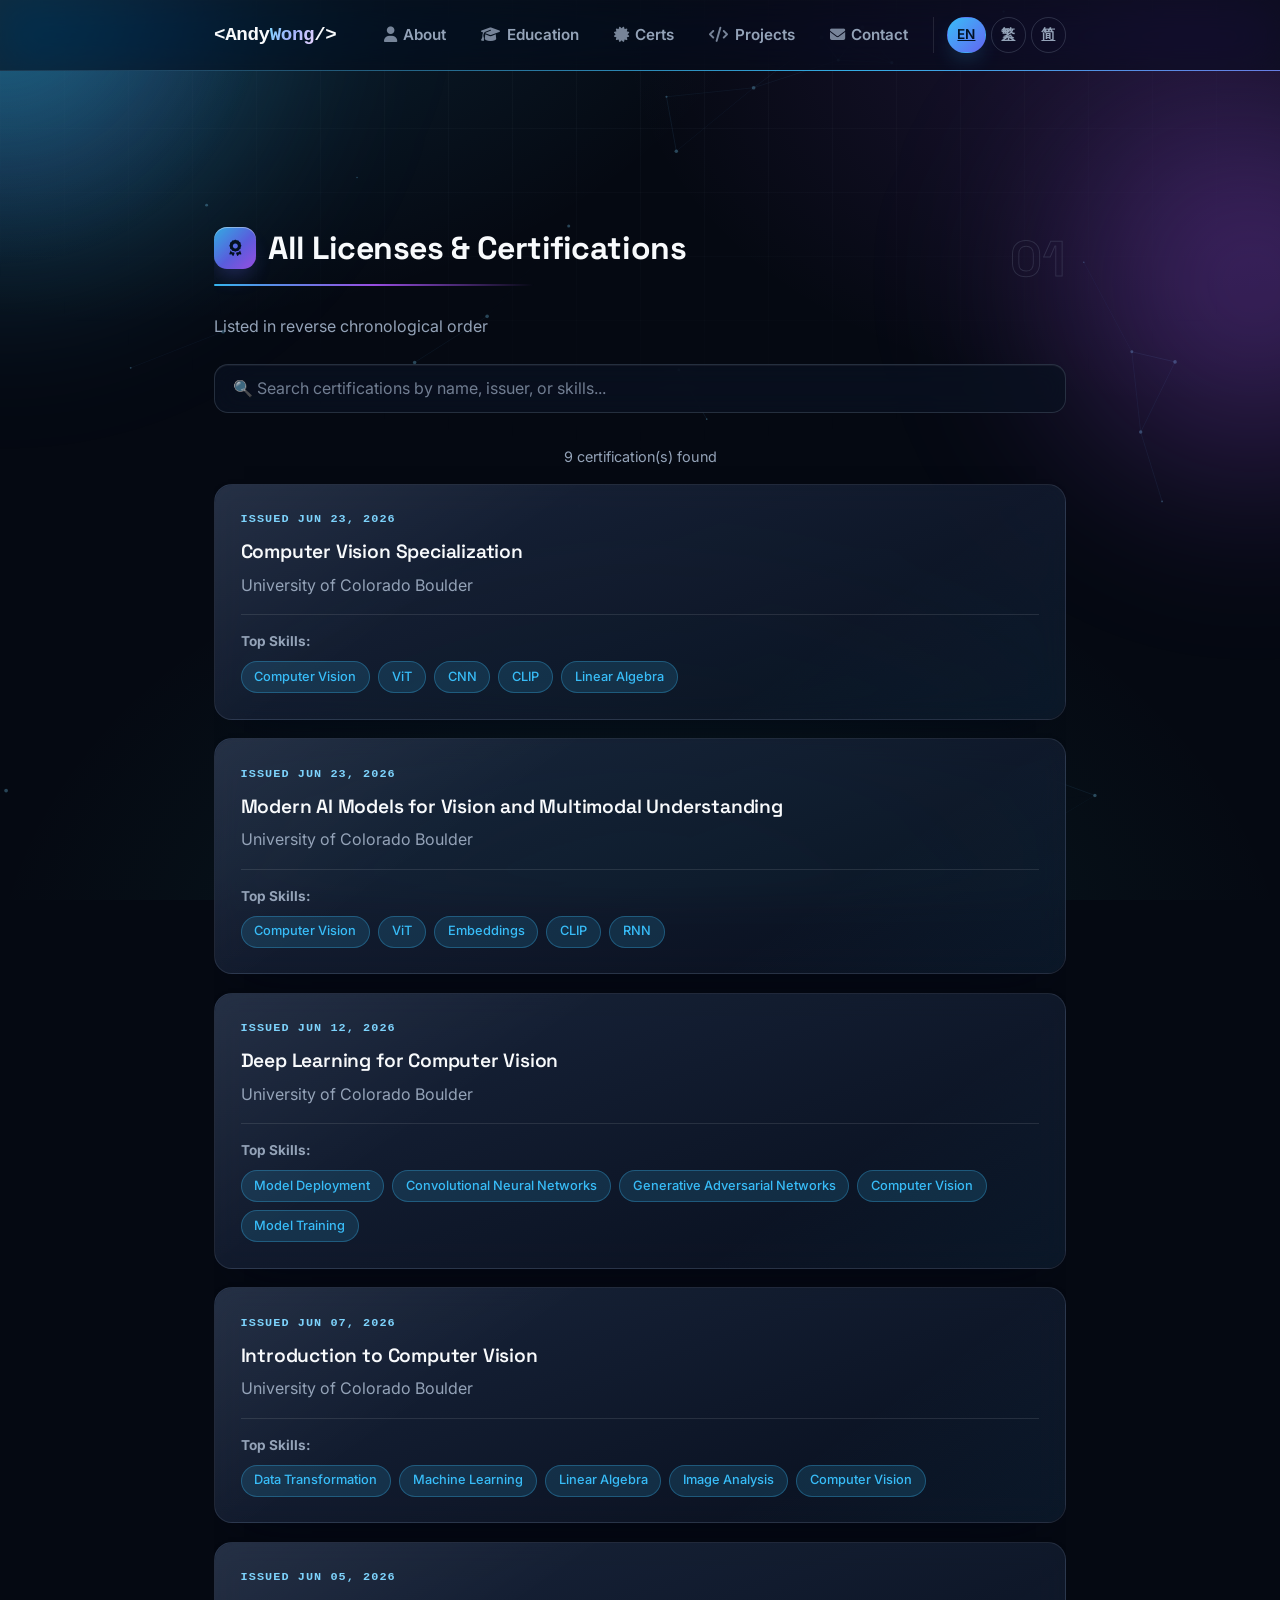
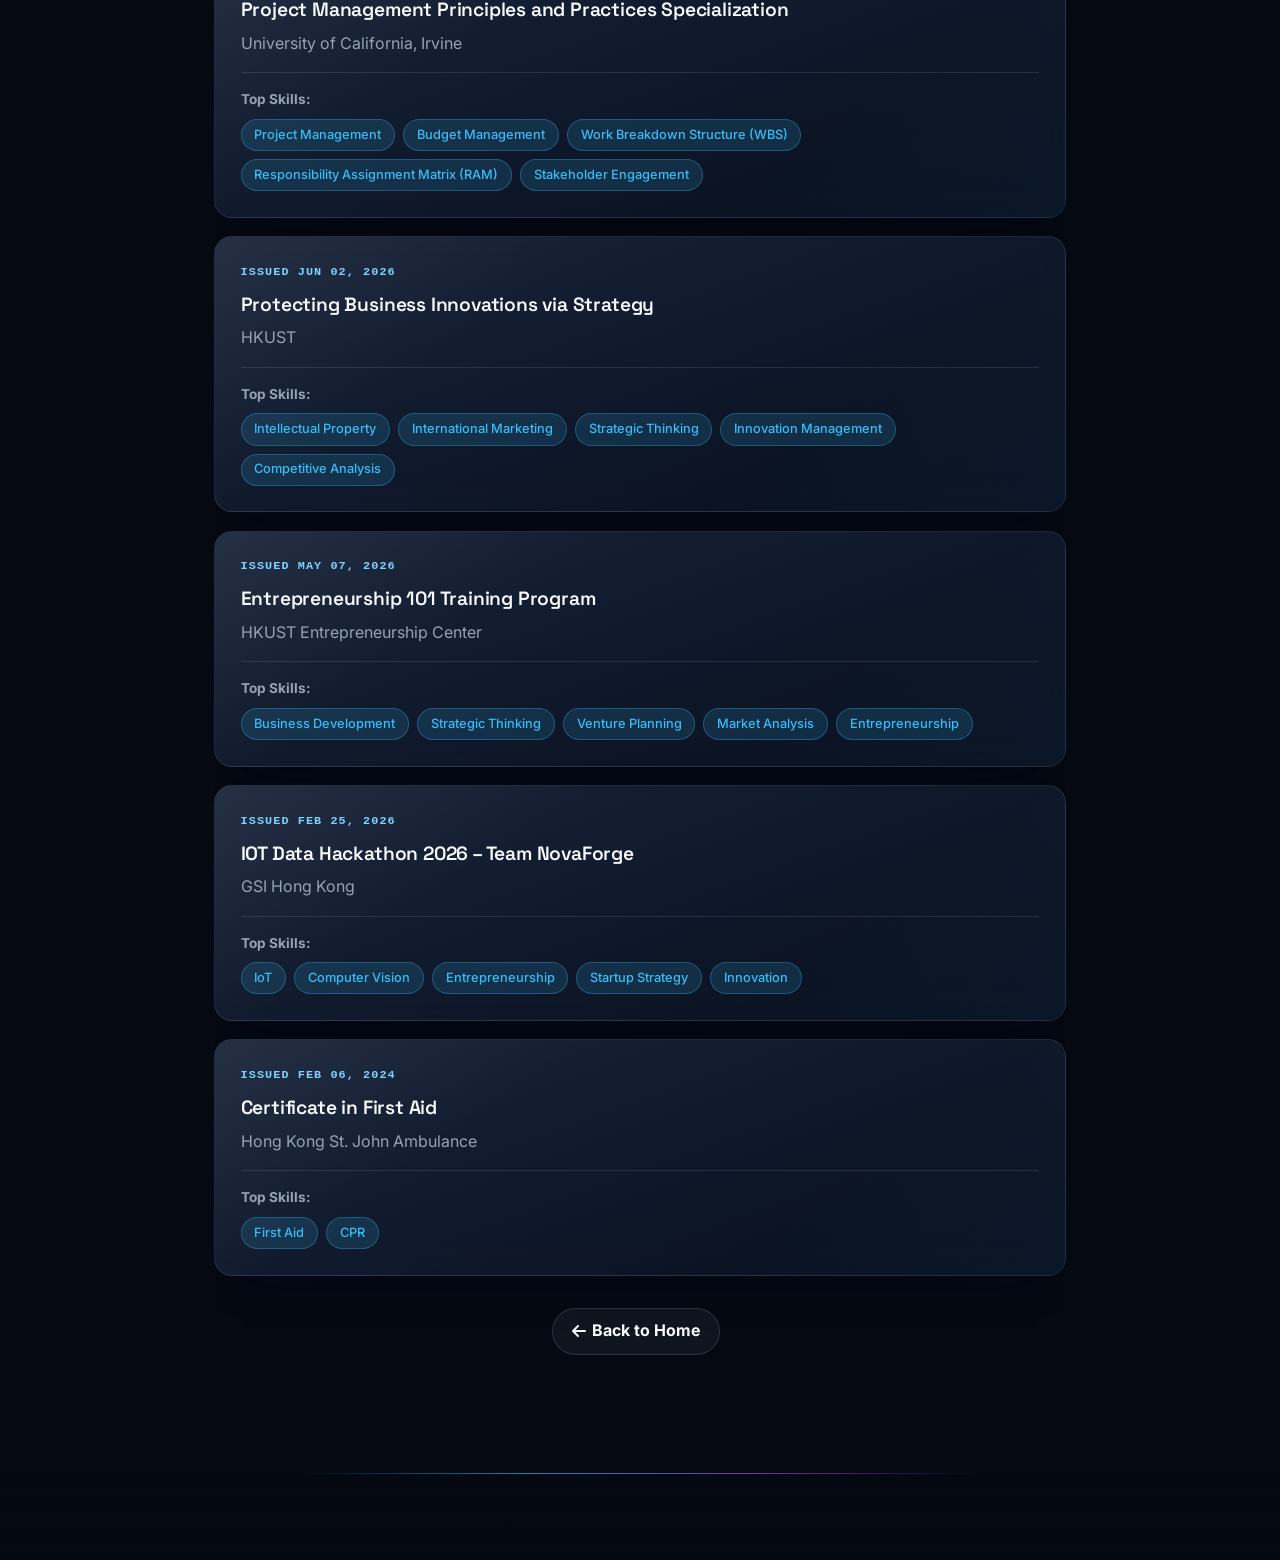
<file: certifications.html>
<!DOCTYPE html>
<html lang="en">
<head>
  <meta charset="UTF-8">
  <meta http-equiv="refresh" content="0; url=https://sywongca.student.ust.hk/en/certifications.html">
  <link rel="canonical" href="https://sywongca.student.ust.hk/en/certifications.html">
  <link rel="alternate" hreflang="en" href="https://sywongca.student.ust.hk/en/certifications.html">
  <link rel="alternate" hreflang="zh-Hant" href="https://sywongca.student.ust.hk/hk/certifications.html">
  <link rel="alternate" hreflang="zh-Hans" href="https://sywongca.student.ust.hk/cn/certifications.html">
  <link rel="alternate" hreflang="x-default" href="https://sywongca.student.ust.hk/en/certifications.html">
  <link rel="icon" type="image/x-icon" href="images/favicon.ico">
  <link rel="icon" type="image/png" sizes="32x32" href="images/favicon.ico">
  <link rel="apple-touch-icon" sizes="180x180" href="images/apple-touch-icon.png">
  <title>Certifications | Andy Wong</title>
  <script>
    var isLocal = window.location.protocol === 'file:';
    var base = isLocal ? '.' : '';
    window.location.href = base + '/en/certifications.html';
  </script>
</head>
<body>
  <p style="text-align:center;margin-top:3rem;font-family:sans-serif;">
    Redirecting... <a href="en/certifications.html">Click here</a> if not redirected automatically.
  </p>
</body>
</html>
</file>
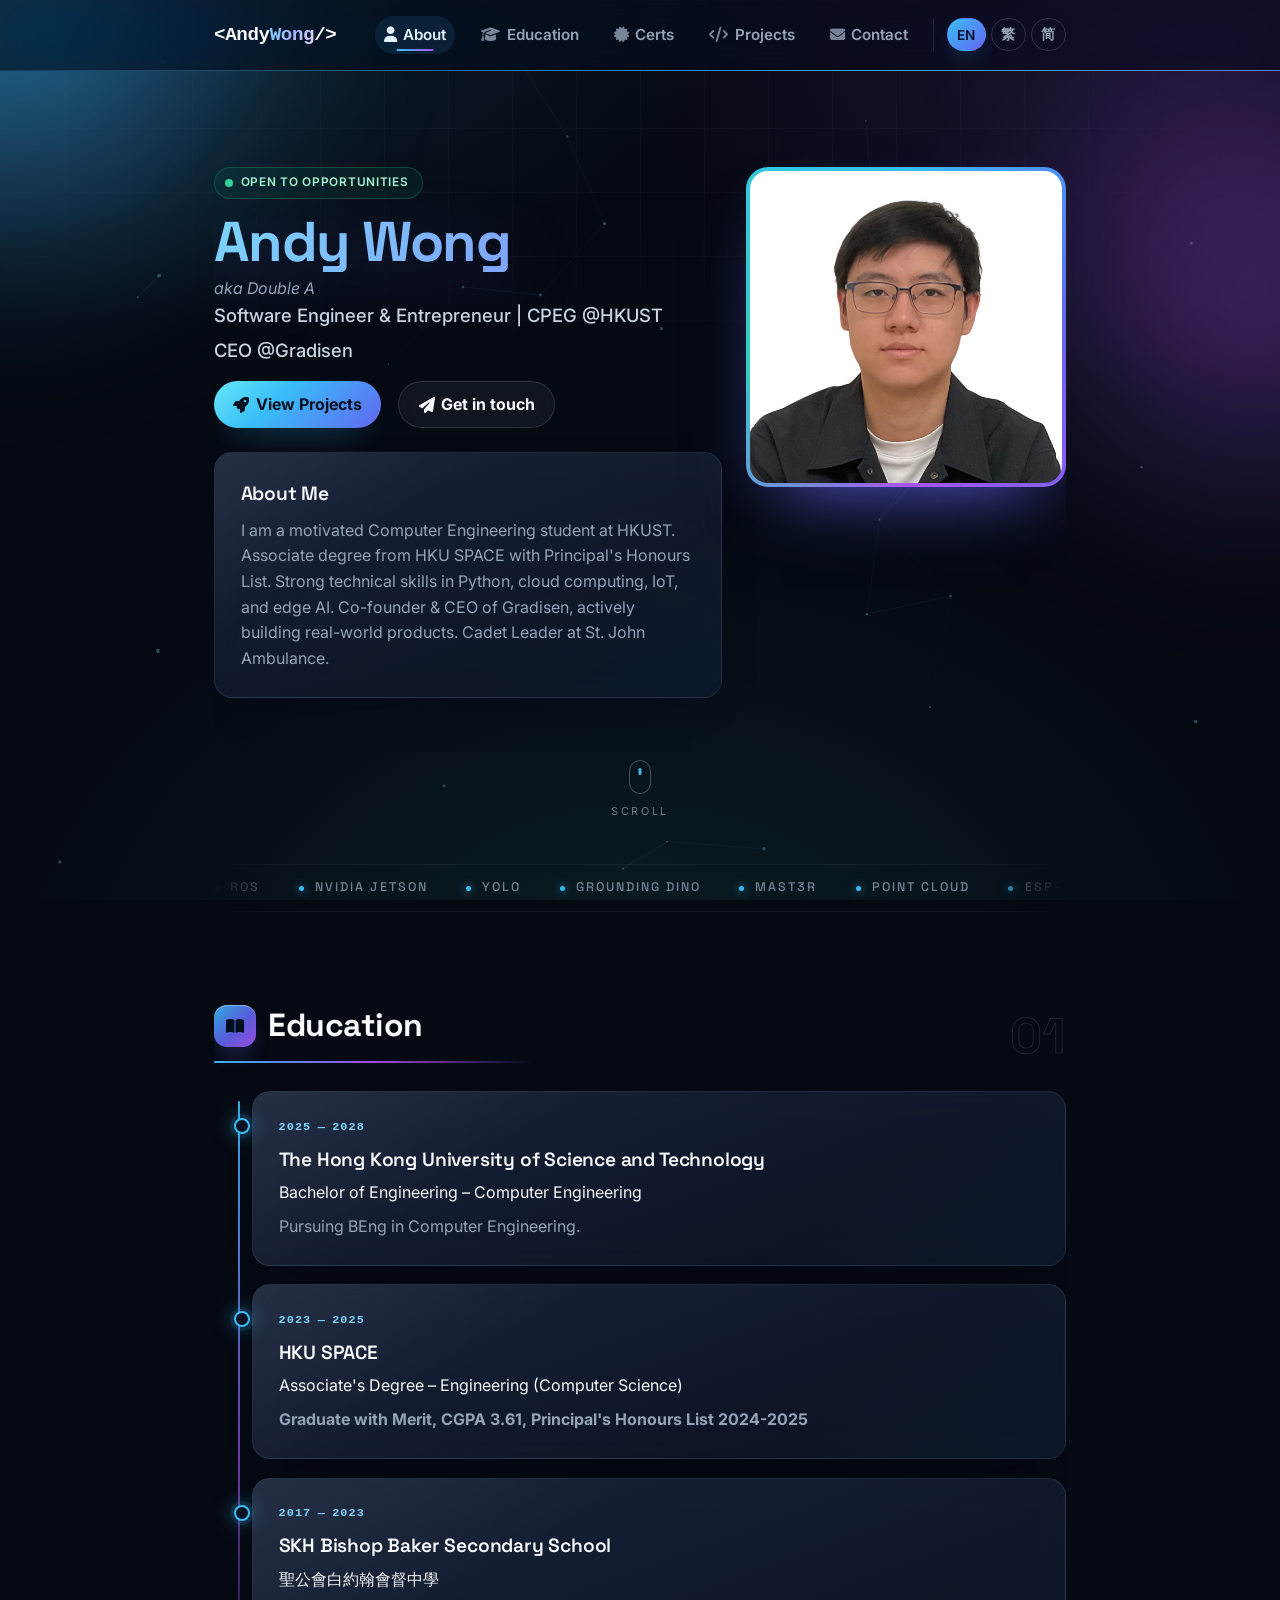
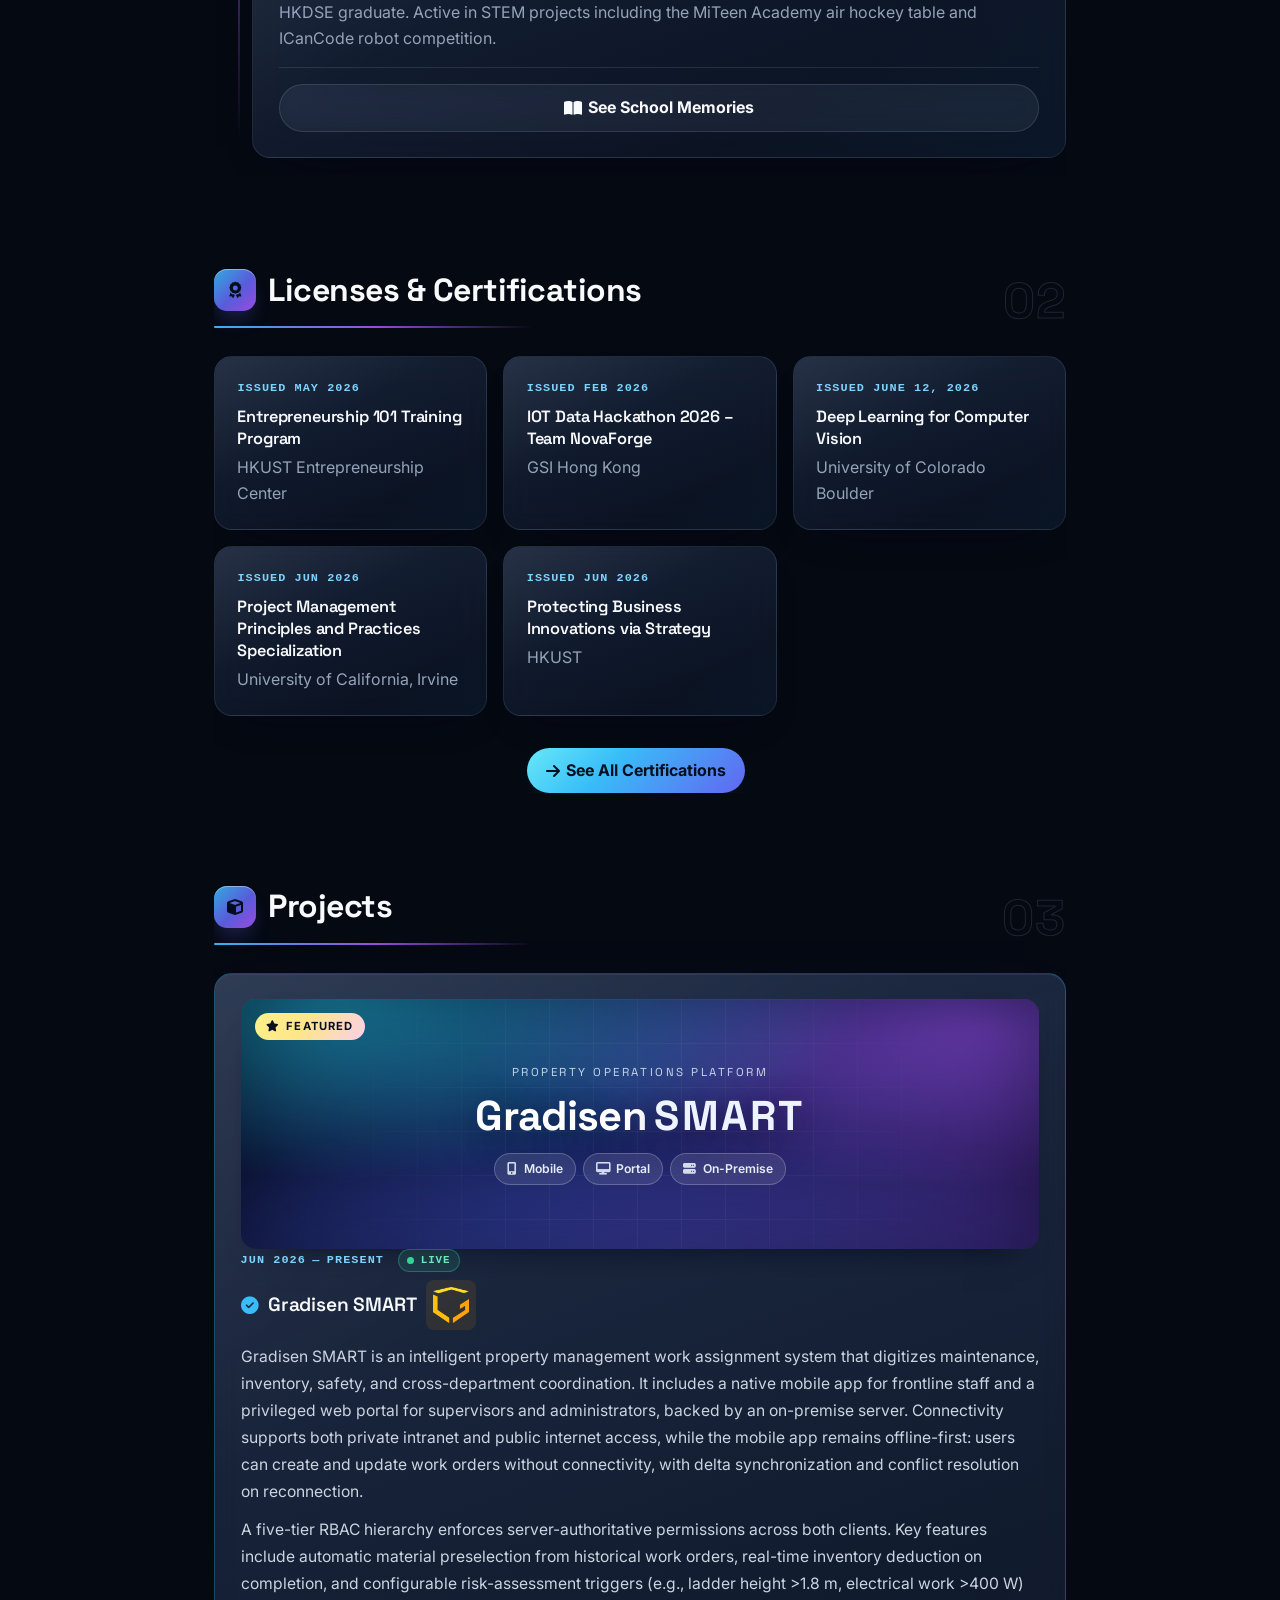
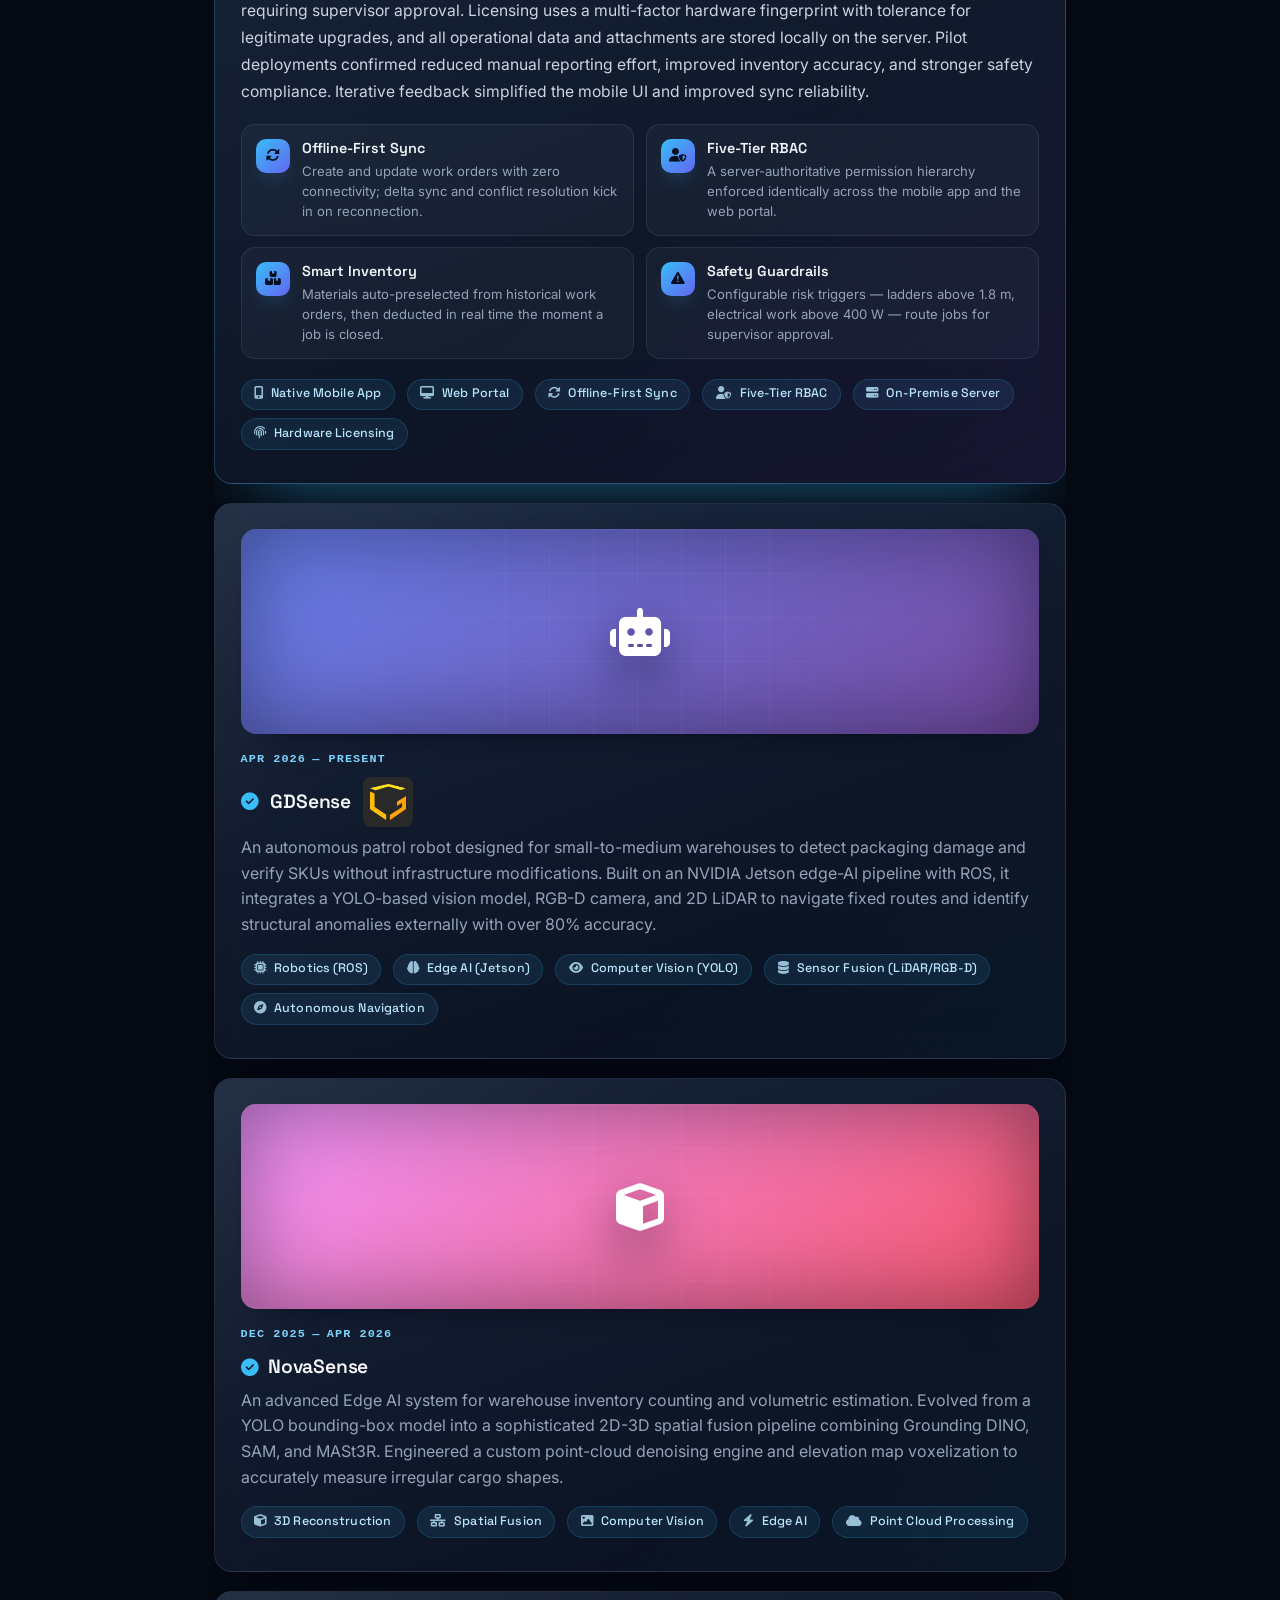
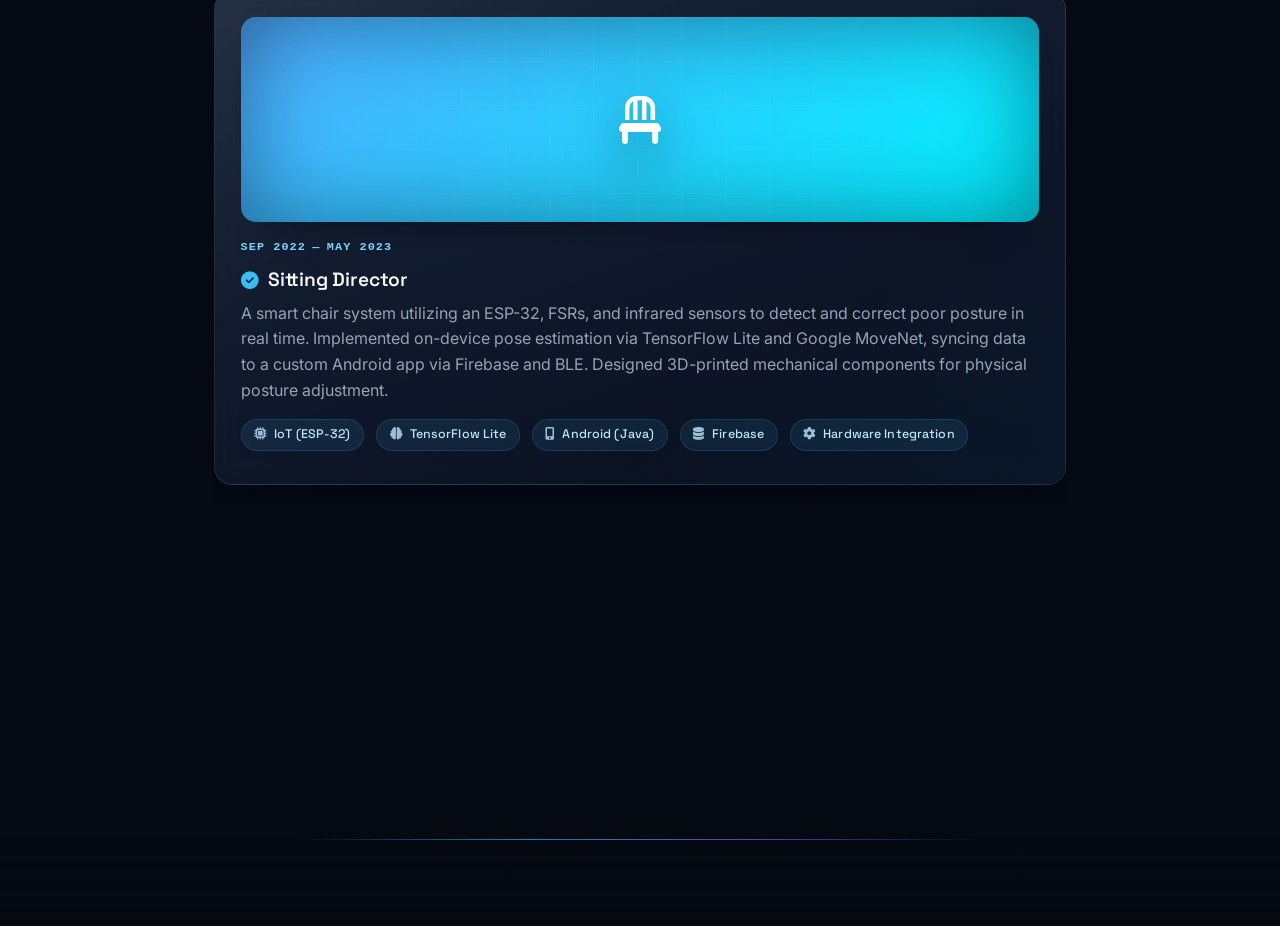
<file: index.source.html>
<!DOCTYPE html>
<html lang="en" style="scroll-behavior: smooth;">
<head>
  <meta charset="UTF-8">
  <meta name="viewport" content="width=device-width, initial-scale=1.0">
  <meta name="description" content="Andy Wong (黃修譽, AA, DoubleA0605) - Software Engineer & Entrepreneur. CEO of Gradisen. Specialized in robotics, edge AI, computer vision, and IoT. Creator of GDSense autonomous robot and NovaSense 3D inventory system. BEng Computer Engineering @HKUST.">
  <meta name="keywords" content="Andy Wong, Wong Sau Yu, AA, AA_65, DoubleA0605, 黃修譽, sywongca, sywongca@connect.ust.hk, Gradisen, GDSense, NovaSense, NovaForge, software engineer, robotics, edge AI, computer vision, IoT, Python, YOLO, ROS, Jetson, entrepreneur, Hong Kong, HKUST, CEO, autonomous robot, warehouse automation, 3D reconstruction, point cloud processing">
  <meta name="author" content="Andy Wong">
  <meta name="theme-color" content="#0f172a">
  <meta property="og:title" content="Andy Wong | Software Engineer & Entrepreneur">
  <meta property="og:description" content="Portfolio showcasing Gradisen, GDSense, NovaSense & NovaForge - innovative projects in robotics, edge AI, computer vision, 3D reconstruction, and warehouse automation.">
  <meta property="og:type" content="profile">
  <meta property="og:profile:first_name" content="Andy">
  <meta property="og:profile:last_name" content="Wong">
  <meta property="og:profile:username" content="DoubleA0605">
  <meta name="twitter:card" content="summary">
  <meta name="twitter:title" content="Andy Wong | Software Engineer & Entrepreneur">
  <meta name="twitter:description" content="Portfolio: Gradisen (CEO), GDSense (autonomous robot), NovaSense (3D inventory), NovaForge (IoT hackathon). Robotics, edge AI, computer vision expert.">
  <link rel="canonical" href="https://sywongca.student.ust.hk/en/">
  <link rel="alternate" hreflang="en" href="https://sywongca.student.ust.hk/en/">
  <link rel="alternate" hreflang="zh-Hant" href="https://sywongca.student.ust.hk/hk/">
  <link rel="alternate" hreflang="zh-Hans" href="https://sywongca.student.ust.hk/cn/">
  <link rel="alternate" hreflang="x-default" href="https://sywongca.student.ust.hk/en/">
  <link rel="icon" type="image/x-icon" href="images/favicon.ico">
  <link rel="icon" type="image/png" sizes="32x32" href="images/favicon.ico">
  <link rel="apple-touch-icon" sizes="180x180" href="images/apple-touch-icon.png">
  <title>Andy Wong | Software Engineer & Entrepreneur</title>
  <link rel="stylesheet" href="styles.css">
  <link rel="preconnect" href="https://fonts.googleapis.com">
  <link rel="preconnect" href="https://fonts.gstatic.com" crossorigin>
  <link href="https://fonts.googleapis.com/css2?family=Inter:wght@400;500;600;700;800&family=Space+Grotesk:wght@500;600;700&amp;display=swap" rel="stylesheet">
  <link rel="stylesheet" href="https://cdnjs.cloudflare.com/ajax/libs/font-awesome/6.4.0/css/all.min.css">
  <script src="script.js" defer></script>
  
  <!-- JSON-LD Structured Data -->
  <script type="application/ld+json">
  {
    "@context": "https://schema.org",
    "@type": "Person",
    "name": "Andy Wong",
    "alternateName": [
      "Wong Sau Yu",
      "Double A",
      "AA",
      "AA_65",
      "DoubleA0605",
      "sywongca",
      "黃修譽",
      "Andy Wong 黃修譽",
      "黃修譽 Andy Wong",
      "Sau Yu Wong",
      "黃修譽 Wong Sau Yu",
      "Wong Sau Yu 黃修譽"
    ],
    "url": "https://sywongca.student.ust.hk/",
    "email": ["andywong@gradisen.com", "sywongca@connect.ust.hk"],
    "telephone": "+852-5572-7280",
    "jobTitle": ["Software Engineer", "Entrepreneur", "CEO"],
    "affiliation": [
      {
        "@type": "Organization",
        "name": "Gradisen",
        "url": "https://gradisen.com"
      },
      {
        "@type": "EducationalOrganization",
        "name": "The Hong Kong University of Science and Technology",
        "alternateName": "HKUST"
      }
    ],
    "knowsAbout": [
      "Robotics",
      "Edge AI",
      "Computer Vision",
      "IoT",
      "Python",
      "Machine Learning",
      "ROS",
      "NVIDIA Jetson",
      "YOLO",
      "Point Cloud Processing",
      "3D Reconstruction",
      "Autonomous Navigation",
      "Sensor Fusion",
      "Warehouse Automation",
      "Gradisen",
      "GDSense",
      "NovaSense",
      "NovaForge"
    ],
    "sameAs": [
      "https://www.linkedin.com/in/sau-yu-wong-192387375",
      "https://github.com/DoubleA0605",
      "https://gradisen.com",
      "mailto:sywongca@connect.ust.hk"
    ],
    "description": "Software Engineer and Entrepreneur specializing in robotics, edge AI, computer vision, and IoT. CEO of Gradisen. Creator of GDSense autonomous patrol robot and NovaSense 3D inventory system. Also known as AA, Double A, DoubleA0605, Wong Sau Yu, and 黃修譽."
  }
  </script>

  <script type="application/ld+json">
  {
    "@context": "https://schema.org",
    "@type": "BreadcrumbList",
    "itemListElement": [
      {
        "@type": "ListItem",
        "position": 1,
        "name": "Home",
        "item": "https://sywongca.student.ust.hk/"
      },
      {
        "@type": "ListItem",
        "position": 2,
        "name": "About",
        "item": "https://sywongca.student.ust.hk/#about"
      },
      {
        "@type": "ListItem",
        "position": 3,
        "name": "Projects",
        "item": "https://sywongca.student.ust.hk/#projects"
      }
    ]
  }
  </script>

  <!-- Organization Schema for Gradisen -->
  <script type="application/ld+json">
  {
    "@context": "https://schema.org",
    "@type": "Organization",
    "name": "Gradisen",
    "url": "https://gradisen.com",
    "founder": {
      "@type": "Person",
      "name": "Andy Wong",
      "alternateName": ["Wong Sau Yu", "黃修譽", "DoubleA0605", "AA"]
    },
    "description": "Innovative robotics and edge AI solutions for warehouse automation",
    "knowsAbout": ["GDSense", "autonomous robots", "warehouse automation", "edge AI"]
  }
  </script>

  <!-- Software Application Schema for Projects -->
  <script type="application/ld+json">
  {
    "@context": "https://schema.org",
    "@type": "SoftwareApplication",
    "name": "GDSense",
    "description": "Autonomous patrol robot for warehouse package damage detection and SKU verification using edge AI and computer vision",
    "creator": {
      "@type": "Person",
      "name": "Andy Wong",
      "url": "https://sywongca.student.ust.hk"
    },
    "producer": {
      "@type": "Organization",
      "name": "Gradisen",
      "url": "https://gradisen.com"
    }
  }
  </script>

  <script type="application/ld+json">
  {
    "@context": "https://schema.org",
    "@type": "SoftwareApplication",
    "name": "NovaSense",
    "description": "Advanced edge AI system for warehouse inventory counting and volumetric estimation using 3D reconstruction and point cloud processing",
    "creator": {
      "@type": "Person",
      "name": "Andy Wong",
      "url": "https://sywongca.student.ust.hk"
    }
  }
  </script>

  <script type="application/ld+json">
  {
    "@context": "https://schema.org",
    "@type": "SoftwareApplication",
    "name": "Gradisen SMART",
    "applicationCategory": "BusinessApplication",
    "operatingSystem": "Android, iOS, Web",
    "description": "Intelligent property-management work-assignment platform: an offline-first native mobile app for frontline staff, a privileged web portal for supervisors, and an on-premise server with five-tier RBAC, automatic material preselection from historical work orders, real-time inventory deduction, and configurable safety risk triggers such as ladder height above 1.8 m or electrical work above 400 W.",
    "creator": {
      "@type": "Person",
      "name": "Andy Wong",
      "url": "https://sywongca.student.ust.hk"
    },
    "publisher": {
      "@type": "Organization",
      "name": "Gradisen",
      "url": "https://gradisen.com"
    }
  }
  </script>

  <!-- WebSite Schema with Sitelinks Searchbox -->
  <script type="application/ld+json">
  {
    "@context": "https://schema.org",
    "@type": "WebSite",
    "name": "Andy Wong | Software Engineer & Entrepreneur",
    "alternateName": ["Andy Wong Portfolio", "DoubleA0605", "AA Portfolio"],
    "url": "https://sywongca.student.ust.hk/",
    "description": "Portfolio of Andy Wong (黃修譽, AA, DoubleA0605) - Software Engineer, Entrepreneur, and CEO of Gradisen. Specializing in robotics, edge AI, computer vision, and IoT.",
    "inLanguage": ["en", "zh-Hant", "zh-Hans"],
    "potentialAction": {
      "@type": "SearchAction",
      "target": {
        "@type": "EntryPoint",
        "urlTemplate": "https://sywongca.student.ust.hk/?s={search_term_string}"
      },
      "query-input": "required name=search_term_string"
    }
  }
  </script>

  <!-- FAQPage Schema for GEO - helps AI-powered search engines understand Q&A content -->
  <script type="application/ld+json">
  {
    "@context": "https://schema.org",
    "@type": "FAQPage",
    "mainEntity": [
      {
        "@type": "Question",
        "name": "Who is Andy Wong?",
        "acceptedAnswer": {
          "@type": "Answer",
          "text": "Andy Wong (also known as Wong Sau Yu, 黃修譽, Double A, AA, or DoubleA0605) is a Software Engineer and Entrepreneur based in Hong Kong. He is the CEO and Co-founder of Gradisen, a company specializing in robotics and edge AI solutions for warehouse automation. He is currently pursuing a BEng in Computer Engineering at HKUST."
        }
      },
      {
        "@type": "Question",
        "name": "What is Gradisen?",
        "acceptedAnswer": {
          "@type": "Answer",
          "text": "Gradisen is an innovative robotics and edge AI company founded by Andy Wong that develops autonomous solutions for warehouse automation. Its flagship product, GDSense, is an autonomous patrol robot that detects packaging damage and verifies SKUs using computer vision and sensor fusion technology."
        }
      },
      {
        "@type": "Question",
        "name": "What technologies does Andy Wong specialize in?",
        "acceptedAnswer": {
          "@type": "Answer",
          "text": "Andy Wong specializes in robotics (ROS), edge AI (NVIDIA Jetson), computer vision (YOLO, Grounding DINO, SAM), 3D reconstruction (MASt3R), point cloud processing, IoT (ESP-32), and full-stack development with Python. He also has expertise in autonomous navigation, sensor fusion (LiDAR/RGB-D), and warehouse automation systems."
        }
      },
      {
        "@type": "Question",
        "name": "What is GDSense?",
        "acceptedAnswer": {
          "@type": "Answer",
          "text": "GDSense is an autonomous patrol robot built by Andy Wong and Gradisen for small-to-medium warehouses. It uses an NVIDIA Jetson edge-AI pipeline with ROS, integrating a YOLO-based vision model, RGB-D camera, and 2D LiDAR to navigate fixed routes and detect packaging damage and verify SKUs with over 80% accuracy — all without requiring warehouse infrastructure modifications."
        }
      },
      {
        "@type": "Question",
        "name": "What projects has Andy Wong created?",
        "acceptedAnswer": {
          "@type": "Answer",
          "text": "Andy Wong has created several notable projects: GDSense (autonomous warehouse patrol robot), NovaSense (3D inventory counting system using edge AI and point cloud processing), and Sitting Director (smart posture-correcting chair with TensorFlow Lite and IoT). He also led Team NovaForge in the IOT Data Hackathon 2026."
        }
      }
    ]
  }
  </script>

  <!-- ProfilePage Schema -->
  <script type="application/ld+json">
  {
    "@context": "https://schema.org",
    "@type": "ProfilePage",
    "mainEntity": {
      "@type": "Person",
      "name": "Andy Wong",
      "alternateName": [
        "Wong Sau Yu",
        "Double A",
        "AA",
        "AA_65",
        "DoubleA0605",
        "sywongca",
        "黃修譽",
        "Andy Wong 黃修譽",
        "黃修譽 Andy Wong",
        "Sau Yu Wong",
        "黃修譽 Wong Sau Yu",
        "Wong Sau Yu 黃修譽"
      ],
      "url": "https://sywongca.student.ust.hk/",
      "image": "https://sywongca.student.ust.hk/images/personal_image.png",
      "email": ["andywong@gradisen.com", "sywongca@connect.ust.hk"],
      "telephone": "+852-5572-7280",
      "jobTitle": ["Software Engineer", "Entrepreneur", "CEO"],
      "worksFor": {
        "@type": "Organization",
        "name": "Gradisen",
        "url": "https://gradisen.com"
      },
      "alumniOf": [
        {
          "@type": "CollegeOrUniversity",
          "name": "The Hong Kong University of Science and Technology",
          "alternateName": "HKUST"
        },
        {
          "@type": "CollegeOrUniversity",
          "name": "HKU SPACE"
        },
        {
          "@type": "School",
          "name": "SKH Bishop Baker Secondary School",
          "alternateName": "聖公會白約翰會督中學"
        }
      ],
      "knowsAbout": [
        "Robotics",
        "Edge AI",
        "Computer Vision",
        "IoT",
        "Python",
        "Machine Learning",
        "ROS",
        "NVIDIA Jetson",
        "YOLO",
        "3D Reconstruction",
        "Point Cloud Processing",
        "Autonomous Navigation",
        "Sensor Fusion",
        "Warehouse Automation"
      ],
      "sameAs": [
        "https://www.linkedin.com/in/sau-yu-wong-192387375",
        "https://github.com/DoubleA0605",
        "https://gradisen.com",
        "mailto:sywongca@connect.ust.hk"
      ],
      "description": "Software Engineer and Entrepreneur specializing in robotics, edge AI, computer vision, and IoT. CEO of Gradisen. Creator of GDSense autonomous patrol robot and NovaSense 3D inventory system."
    }
  }
  </script>
</head>
<body>

  <nav class="navbar">
    <div class="container nav-inner">
      <a href="#" class="logo">&lt;Andy<span>Wong</span>/&gt;</a>
      <button class="nav-toggle" aria-expanded="false" aria-label="Toggle navigation">
        <span class="hamburger"></span>
      </button>
      <div class="nav-menu">
        <ul class="nav-links">
          <li><a href="#about"><i class="fas fa-user"></i> <span data-i18n="navAbout">About</span></a></li>
          <li><a href="#education"><i class="fas fa-graduation-cap"></i> <span data-i18n="navEducation">Education</span></a></li>
          <li><a href="#certifications"><i class="fas fa-certificate"></i> <span data-i18n="navCertifications">Certs</span></a></li>
          <li><a href="#projects"><i class="fas fa-code"></i> <span data-i18n="navProjects">Projects</span></a></li>
          <li><a href="#contact"><i class="fas fa-envelope"></i> <span data-i18n="navContact">Contact</span></a></li>
        </ul>
        <div class="lang-switcher">
          <button class="lang-btn lang-active" data-lang="en">EN</button>
          <button class="lang-btn" data-lang="zh-TW">繁</button>
          <button class="lang-btn" data-lang="zh-CN">简</button>
        </div>
      </div>
    </div>
  </nav>

  <main class="container" itemscope itemtype="https://schema.org/ProfilePage">
    
    <section id="about" class="hero" style="margin-top: 4rem;" itemprop="mainEntity" itemscope itemtype="https://schema.org/Person">
      <div class="hero-grid">
        <div class="hero-content">
                    <div class="hero-status"><span class="status-dot"></span> <span data-i18n="heroStatus">Open to opportunities</span></div>
          <h1 data-i18n="heroTitle" itemprop="name">Andy Wong</h1>
          <p class="aka" data-i18n="heroAka">aka Double A</p>
          <p class="lead" data-i18n="heroSubtitle"><span itemprop="jobTitle">Software Engineer</span> & <span itemprop="jobTitle">Entrepreneur</span> | CPEG @HKUST </p>
          <p class="lead" data-i18n="heroSubtitle2">CEO @<span itemprop="worksFor" itemscope itemtype="https://schema.org/Organization"><span itemprop="name">Gradisen</span></span></p>

          <div class="hero-cta" style="margin-top:1rem;">
            <a class="btn" href="#projects"><i class="fas fa-rocket"></i> <span data-i18n="viewProjects">View Projects</span></a>
            <a class="btn btn-ghost" href="#contact"><i class="fas fa-paper-plane"></i> <span data-i18n="getInTouch">Get in touch</span></a>
          </div>

          <div class="card" style="margin-top:1.5rem;">
            <h3 data-i18n="aboutMeTitle">About Me</h3>
            <p style="margin-top: 0.5rem;" data-i18n="aboutMeText" itemprop="description">
              I am a motivated Computer Engineering student at HKUST. Associate degree from HKU SPACE with Principal's Honours List. Strong technical skills in Python, cloud computing, IoT, and edge AI. Co-founder & CEO of Gradisen, actively building real-world products. Cadet Leader at St. John Ambulance.
            </p>
          </div>
        </div>
        <div class="hero-aside">
          <div class="hero-avatar highlight">
            <img src="images/personal_image.png" alt="Andy Wong (黃修譽) - Software Engineer & Entrepreneur" width="320" height="320" loading="eager" decoding="async" itemprop="image">
          </div>
        </div>
      </div>
          <div class="scroll-cue" aria-hidden="true">
        <span class="scroll-cue__mouse"></span>
        <span data-i18n="scrollCue">Scroll</span>
      </div>
    </section>

    <div class="tech-marquee" aria-hidden="true">
      <div class="tech-marquee__track">
          <span>ROS</span>
          <span>NVIDIA Jetson</span>
          <span>YOLO</span>
          <span>Grounding DINO</span>
          <span>MASt3R</span>
          <span>Point Cloud</span>
          <span>ESP-32</span>
          <span>TensorFlow Lite</span>
          <span>Edge AI</span>
          <span>Offline-First</span>
          <span>RBAC</span>
          <span>On-Premise</span>
      </div>
    </div>

    <section id="education">
      <h2><i class="fas fa-book-open"></i> <span data-i18n="educationTitle">Education</span></h2>
      
      <div class="timeline">
      <div class="card" itemscope itemtype="https://schema.org/EducationalOccupationalProgram">
        <div class="card-meta"><time datetime="2025">2025</time> — <time datetime="2028">2028</time></div>
        <h3 itemprop="provider" itemscope itemtype="https://schema.org/CollegeOrUniversity"><span itemprop="name">The Hong Kong University of Science and Technology</span></h3>
        <p style="color: var(--text-main); margin-bottom: 0.5rem;" data-i18n="hkustDegree" itemprop="name">Bachelor of Engineering – Computer Engineering</p>
        <p data-i18n="hkustText">Pursuing BEng in Computer Engineering.</p>
      </div>

      <div class="card" itemscope itemtype="https://schema.org/EducationalOccupationalProgram">
        <div class="card-meta"><time datetime="2023">2023</time> — <time datetime="2025">2025</time></div>
        <h3 itemprop="provider" itemscope itemtype="https://schema.org/CollegeOrUniversity"><span itemprop="name">HKU SPACE</span></h3>
        <p style="color: var(--text-main); margin-bottom: 0.5rem;" data-i18n="hkuspaceDegree" itemprop="name">Associate's Degree – Engineering (Computer Science)</p>
        <p data-i18n="hkuspaceText"><strong>Graduate with Merit, CGPA 3.61, Principal's Honours List 2024-2025</strong> </p>
      </div>

      <div class="card" itemscope itemtype="https://schema.org/EducationalOccupationalProgram">
        <div class="card-meta"><time datetime="2017">2017</time> — <time datetime="2023">2023</time></div>
        <h3 itemprop="provider" itemscope itemtype="https://schema.org/School"><span itemprop="name">SKH Bishop Baker Secondary School</span></h3>
        <p style="color: var(--text-main); margin-bottom: 0.5rem;" data-i18n="skhbbssName" itemprop="name">聖公會白約翰會督中學</p>
        <p data-i18n="skhbbssText">HKDSE graduate. Active in STEM projects including the MiTeen Academy air hockey table and ICanCode robot competition.</p>
        <div style="margin-top: 1rem; padding-top: 1rem; border-top: 1px solid var(--border-color);">
          <a href="secondary-school.html" class="btn btn-ghost" style="width: 100%; text-align: center; justify-content: center;">
            <i class="fas fa-book-open"></i> <span data-i18n="seeSchoolMemories">See School Memories</span>
          </a>
        </div>
      </div>
          </div>
    </section>

    <section id="certifications">
      <h2><i class="fas fa-award"></i> <span data-i18n="certificationsTitle">Licenses & Certifications</span></h2>
      
      <div class="cert-grid">
      <div class="card">
        <div class="card-meta">Issued May 2026</div>
        <h3>Entrepreneurship 101 Training Program</h3>
        <p>HKUST Entrepreneurship Center</p>
      </div>

      <div class="card">
        <div class="card-meta">Issued Feb 2026</div>
        <h3>IOT Data Hackathon 2026 – Team NovaForge</h3>
        <p>GSI Hong Kong</p>
      </div>

      <div class="card">
        <div class="card-meta">Issued June 12, 2026</div>
        <h3>Deep Learning for Computer Vision</h3>
        <p>University of Colorado Boulder</p>
      </div>

      <div class="card">
        <div class="card-meta">Issued Jun 2026</div>
        <h3>Project Management Principles and Practices Specialization</h3>
        <p>University of California, Irvine</p>
      </div>

      <div class="card">
        <div class="card-meta">Issued Jun 2026</div>
        <h3>Protecting Business Innovations via Strategy</h3>
        <p>HKUST</p>
      </div>

            </div>

      <div style="text-align: center; margin-top: 2rem;">
        <a href="certifications.html" class="btn"><i class="fas fa-arrow-right"></i> <span data-i18n="seeAllCertifications">See All Certifications</span></a>
      </div>
    </section>

    <section id="projects">
      <h2><i class="fas fa-cube"></i> <span data-i18n="projectsTitle">Projects</span></h2>

      <!-- Gradisen SMART -->
      <article class="card project-card project-card--featured" itemscope itemtype="https://schema.org/SoftwareApplication">
        <div class="project-image project-image--smart">
          <span class="project-badge"><i class="fas fa-star"></i> <span data-i18n="smartFeatured">Featured</span></span>
          <div class="smart-banner">
            <p class="smart-eyebrow" data-i18n="smartEyebrow">Property Operations Platform</p>
            <p class="smart-title">Gradisen <span>SMART</span></p>
            <div class="smart-devices">
              <span class="smart-device"><i class="fas fa-mobile-alt"></i> <span data-i18n="smartDeviceMobile">Mobile</span></span>
              <span class="smart-device"><i class="fas fa-desktop"></i> <span data-i18n="smartDevicePortal">Portal</span></span>
              <span class="smart-device"><i class="fas fa-server"></i> <span data-i18n="smartDeviceServer">On-Premise</span></span>
            </div>
          </div>
        </div>
        <div class="card-meta">
          <time datetime="2026-06">Jun 2026</time> — <span data-i18n="present">Present</span>
          <span class="meta-live"><span class="pulse-dot"></span><span data-i18n="smartStatus">Live</span></span>
        </div>
        <h3>
          <i class="fas fa-check-circle" style="color: var(--accent-primary); font-size: 1.1rem;"></i>
          <span itemprop="name">Gradisen <span class="gradient-word">SMART</span></span>
          <a href="https://gradisen.com" target="_blank" rel="noopener noreferrer" class="btn-gradisen" title="Visit Gradisen">
            <img src="images/gradisen-logo.png" alt="Gradisen" class="gradisen-logo" loading="lazy" decoding="async">
          </a>
        </h3>
        <p class="project-lead" data-i18n="smartDesc" itemprop="description">Gradisen SMART is an intelligent property management work assignment system that digitizes maintenance, inventory, safety, and cross-department coordination. It includes a native mobile app for frontline staff and a privileged web portal for supervisors and administrators, backed by an on-premise server. Connectivity supports both private intranet and public internet access, while the mobile app remains offline-first: users can create and update work orders without connectivity, with delta synchronization and conflict resolution on reconnection.</p>
        <p class="project-lead" itemprop="description">A five-tier RBAC hierarchy enforces server-authoritative permissions across both clients. Key features include automatic material preselection from historical work orders, real-time inventory deduction on completion, and configurable risk-assessment triggers (e.g., ladder height &gt;1.8 m, electrical work &gt;400 W) requiring supervisor approval. Licensing uses a multi-factor hardware fingerprint with tolerance for legitimate upgrades, and all operational data and attachments are stored locally on the server. Pilot deployments confirmed reduced manual reporting effort, improved inventory accuracy, and stronger safety compliance. Iterative feedback simplified the mobile UI and improved sync reliability.</p>
        <div class="smart-features">
          <div class="smart-feature">
            <i class="fas fa-sync-alt"></i>
            <div>
              <h4 data-i18n="smartFeature1Title">Offline-First Sync</h4>
              <p data-i18n="smartFeature1Text">Create and update work orders with zero connectivity; delta sync and conflict resolution kick in on reconnection.</p>
            </div>
          </div>
          <div class="smart-feature">
            <i class="fas fa-user-shield"></i>
            <div>
              <h4 data-i18n="smartFeature2Title">Five-Tier RBAC</h4>
              <p data-i18n="smartFeature2Text">A server-authoritative permission hierarchy enforced identically across the mobile app and the web portal.</p>
            </div>
          </div>
          <div class="smart-feature">
            <i class="fas fa-boxes"></i>
            <div>
              <h4 data-i18n="smartFeature3Title">Smart Inventory</h4>
              <p data-i18n="smartFeature3Text">Materials auto-preselected from historical work orders, then deducted in real time the moment a job is closed.</p>
            </div>
          </div>
          <div class="smart-feature">
            <i class="fas fa-exclamation-triangle"></i>
            <div>
              <h4 data-i18n="smartFeature4Title">Safety Guardrails</h4>
              <p data-i18n="smartFeature4Text">Configurable risk triggers — ladders above 1.8 m, electrical work above 400 W — route jobs for supervisor approval.</p>
            </div>
          </div>
        </div>
        <div>
          <span class="tech-tag"><i class="fas fa-mobile-alt"></i> Native Mobile App</span>
          <span class="tech-tag"><i class="fas fa-desktop"></i> Web Portal</span>
          <span class="tech-tag"><i class="fas fa-sync-alt"></i> Offline-First Sync</span>
          <span class="tech-tag"><i class="fas fa-user-shield"></i> Five-Tier RBAC</span>
          <span class="tech-tag"><i class="fas fa-server"></i> On-Premise Server</span>
          <span class="tech-tag"><i class="fas fa-fingerprint"></i> Hardware Licensing</span>
        </div>
      </article>

      <div class="card project-card" itemscope itemtype="https://schema.org/SoftwareApplication">
        <div class="project-image" style="background: linear-gradient(135deg, #667eea 0%, #764ba2 100%); display: flex; align-items: center; justify-content: center; font-size: 3rem; color: white; border-radius: 8px; margin-bottom: 1rem;">
          <i class="fas fa-robot"></i>
        </div>
        <div class="card-meta"><time datetime="2026-04">Apr 2026</time> — Present</div>
        <h3 style="display: flex; align-items: center; flex-wrap: wrap; gap: 12px;">
          <i class="fas fa-check-circle" style="color: var(--accent-primary); font-size: 1.1rem;"></i> <span itemprop="name">GDSense</span>
          <a href="https://gradisen.com" target="_blank" rel="noopener noreferrer" class="btn-gradisen" title="Visit Gradisen">
            <img src="images/gradisen-logo.png" alt="Gradisen" class="gradisen-logo" loading="lazy" decoding="async">
          </a>
        </h3>
        <p style="margin-bottom: 1rem; margin-top: 0.5rem;" data-i18n="gdSenseDesc" itemprop="description">
          An autonomous patrol robot designed for small-to-medium warehouses to detect packaging damage and verify SKUs without infrastructure modifications. Built on an NVIDIA Jetson edge-AI pipeline with ROS, it integrates a YOLO-based vision model, RGB-D camera, and 2D LiDAR to navigate fixed routes and identify structural anomalies externally with over 80% accuracy.
        </p>
        <div>
          <span class="tech-tag"><i class="fas fa-microchip"></i> Robotics (ROS)</span>
          <span class="tech-tag"><i class="fas fa-brain"></i> Edge AI (Jetson)</span>
          <span class="tech-tag"><i class="fas fa-eye"></i> Computer Vision (YOLO)</span>
          <span class="tech-tag"><i class="fas fa-database"></i> Sensor Fusion (LiDAR/RGB-D)</span>
          <span class="tech-tag"><i class="fas fa-compass"></i> Autonomous Navigation</span>
        </div>
      </div>

      <div class="card project-card" itemscope itemtype="https://schema.org/SoftwareApplication">
        <div class="project-image" style="background: linear-gradient(135deg, #f093fb 0%, #f5576c 100%); display: flex; align-items: center; justify-content: center; font-size: 3rem; color: white; border-radius: 8px; margin-bottom: 1rem;">
          <i class="fas fa-cube"></i>
        </div>
        <div class="card-meta"><time datetime="2025-12">Dec 2025</time> — <time datetime="2026-04">Apr 2026</time></div>
        <h3><i class="fas fa-check-circle" style="color: var(--accent-primary); font-size: 1.1rem;"></i> <span itemprop="name">NovaSense</span></h3>
        <p style="margin-bottom: 1rem;" data-i18n="novaSenseDesc" itemprop="description">
          An advanced Edge AI system for warehouse inventory counting and volumetric estimation. Evolved from a YOLO bounding-box model into a sophisticated 2D-3D spatial fusion pipeline combining Grounding DINO, SAM, and MASt3R. Engineered a custom point-cloud denoising engine and elevation map voxelization to accurately measure irregular cargo shapes.
        </p>
        <div>
          <span class="tech-tag"><i class="fas fa-cube"></i> 3D Reconstruction</span>
          <span class="tech-tag"><i class="fas fa-network-wired"></i> Spatial Fusion</span>
          <span class="tech-tag"><i class="fas fa-image"></i> Computer Vision</span>
          <span class="tech-tag"><i class="fas fa-bolt"></i> Edge AI</span>
          <span class="tech-tag"><i class="fas fa-cloud"></i> Point Cloud Processing</span>
        </div>
      </div>

      <div class="card project-card" itemscope itemtype="https://schema.org/SoftwareApplication">
        <div class="project-image" style="background: linear-gradient(135deg, #4facfe 0%, #00f2fe 100%); display: flex; align-items: center; justify-content: center; font-size: 3rem; color: white; border-radius: 8px; margin-bottom: 1rem;">
          <i class="fas fa-chair"></i>
        </div>
        <div class="card-meta"><time datetime="2022-09">Sep 2022</time> — <time datetime="2023-05">May 2023</time></div>
        <h3><i class="fas fa-check-circle" style="color: var(--accent-primary); font-size: 1.1rem;"></i> <span itemprop="name">Sitting Director</span></h3>
        <p style="margin-bottom: 1rem;" data-i18n="sittingDirectorDesc" itemprop="description">
          A smart chair system utilizing an ESP-32, FSRs, and infrared sensors to detect and correct poor posture in real time. Implemented on-device pose estimation via TensorFlow Lite and Google MoveNet, syncing data to a custom Android app via Firebase and BLE. Designed 3D-printed mechanical components for physical posture adjustment.
        </p>
        <div>
          <span class="tech-tag"><i class="fas fa-microchip"></i> IoT (ESP-32)</span>
          <span class="tech-tag"><i class="fas fa-brain"></i> TensorFlow Lite</span>
          <span class="tech-tag"><i class="fas fa-mobile-alt"></i> Android (Java)</span>
          <span class="tech-tag"><i class="fas fa-database"></i> Firebase</span>
          <span class="tech-tag"><i class="fas fa-cog"></i> Hardware Integration</span>
        </div>
      </div>
    </section>

    <section id="contact">
      <h2><i class="fas fa-handshake"></i> <span data-i18n="contactTitle">Connect</span></h2>
      <div class="contact-icons" itemscope itemtype="https://schema.org/ContactPoint">
        <meta itemprop="contactType" content="Professional contact">
        <a href="mailto:andywong@gradisen.com" class="icon-link" title="Email" itemprop="email">
          <i class="fas fa-envelope"></i>
          <span class="sr-only">Email Andy Wong</span>
        </a>

        <a href="mailto:sywongca@connect.ust.hk" class="icon-link" title="HKUST Email">
          <i class="fas fa-building-columns"></i>
          <span class="sr-only">HKUST Email: sywongca@connect.ust.hk</span>
        </a>
        
        <a href="https://wa.me/85255727280" target="_blank" rel="noopener noreferrer" class="icon-link" title="WhatsApp">
          <i class="fab fa-whatsapp"></i>
          <span class="sr-only">WhatsApp Andy Wong</span>
        </a>
        
        <a href="https://www.linkedin.com/in/sau-yu-wong-192387375" target="_blank" rel="noopener noreferrer" class="icon-link" title="LinkedIn" itemprop="sameAs">
          <i class="fab fa-linkedin"></i>
          <span class="sr-only">LinkedIn Profile</span>
        </a>
        
        <a href="https://github.com/DoubleA0605" target="_blank" rel="noopener noreferrer" class="icon-link" title="GitHub" itemprop="sameAs">
          <i class="fab fa-github"></i>
          <span class="sr-only">GitHub Profile</span>
        </a>

        <a href="https://gradisen.com" target="_blank" rel="noopener noreferrer" class="icon-link" title="Gradisen">
          <img src="images/gradisen-logo.png" alt="Gradisen" class="gradisen-logo-icon" loading="lazy" decoding="async">
          <span class="sr-only">Gradisen Website</span>
        </a>
      </div>
    </section>

  </main>

  <footer itemscope itemtype="https://schema.org/WPFooter">
    <div class="container">
      <small>© <time datetime="2026">2026</time> <span itemprop="copyrightHolder">Andy Wong</span> · <span itemprop="description">Personal portfolio showcasing robotics, edge AI, and software engineering projects</span></small>
    </div>
  </footer>

</body>
</html>
</file>
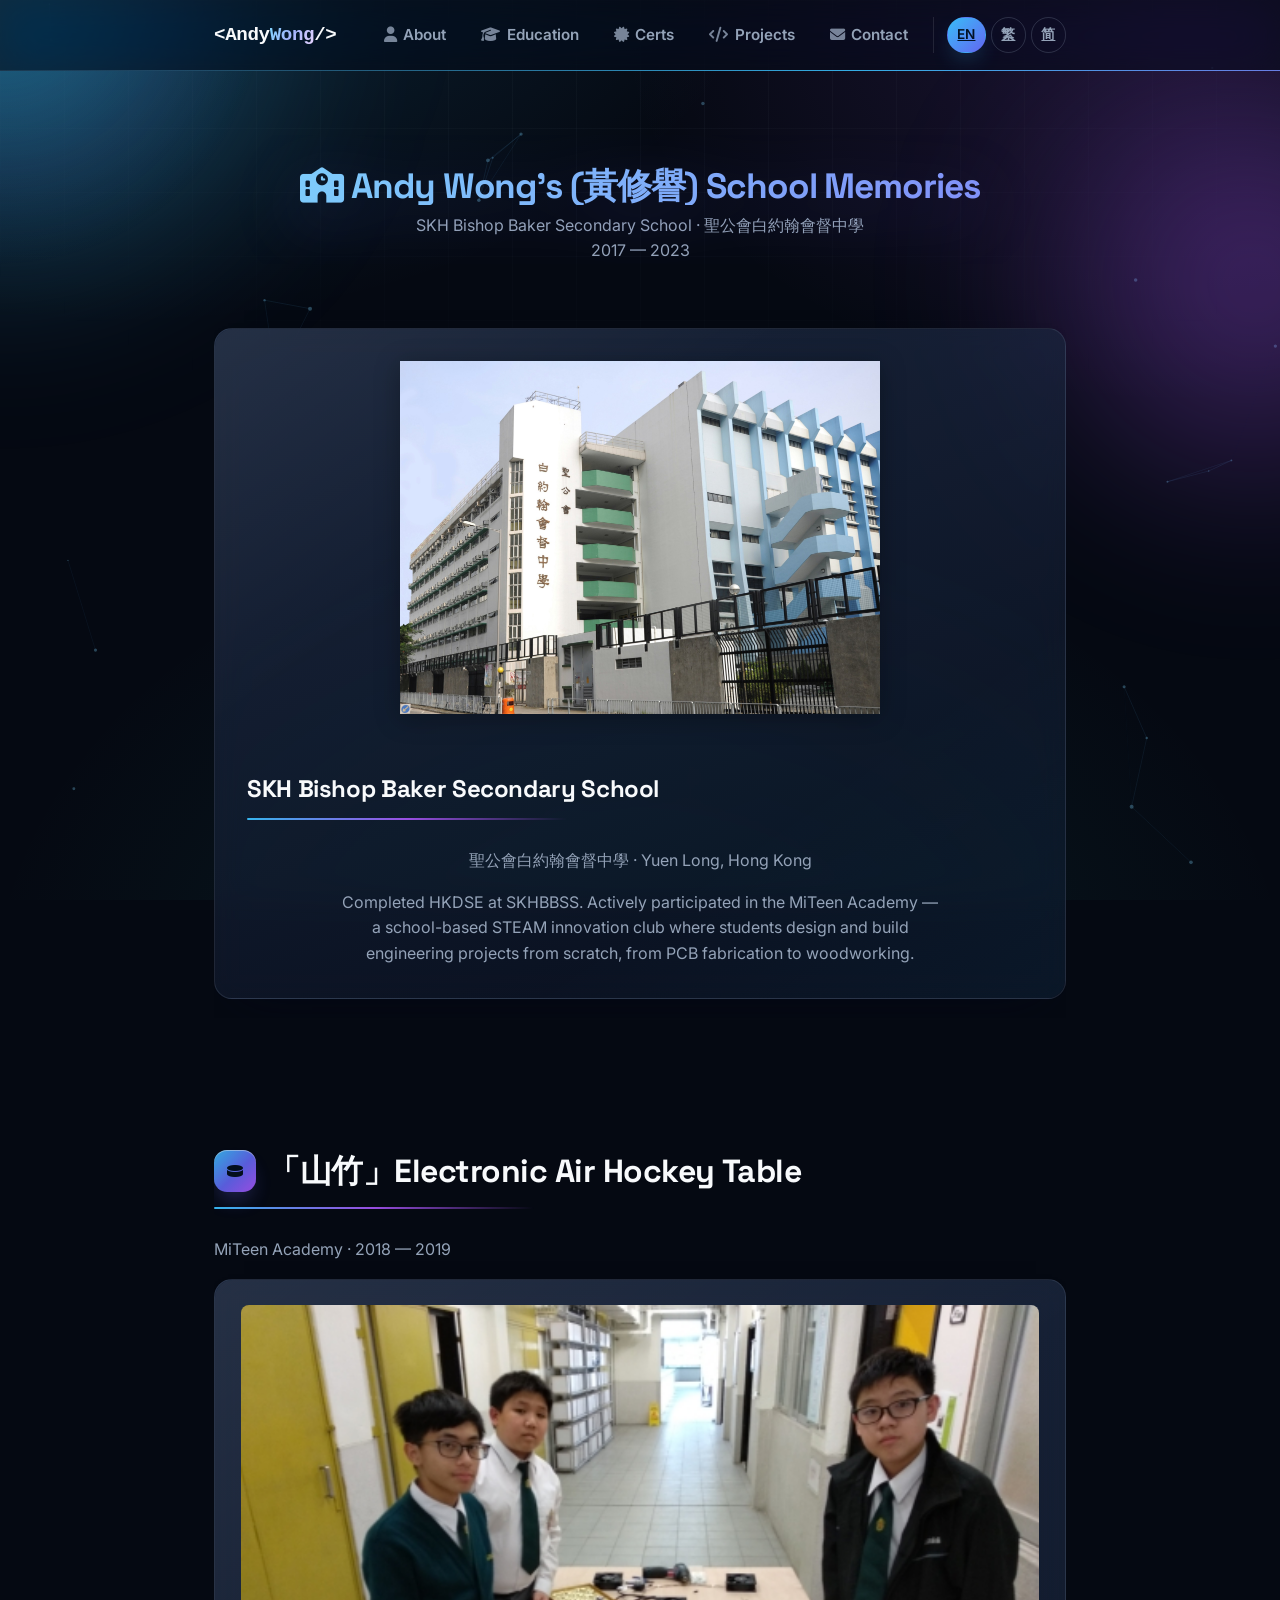
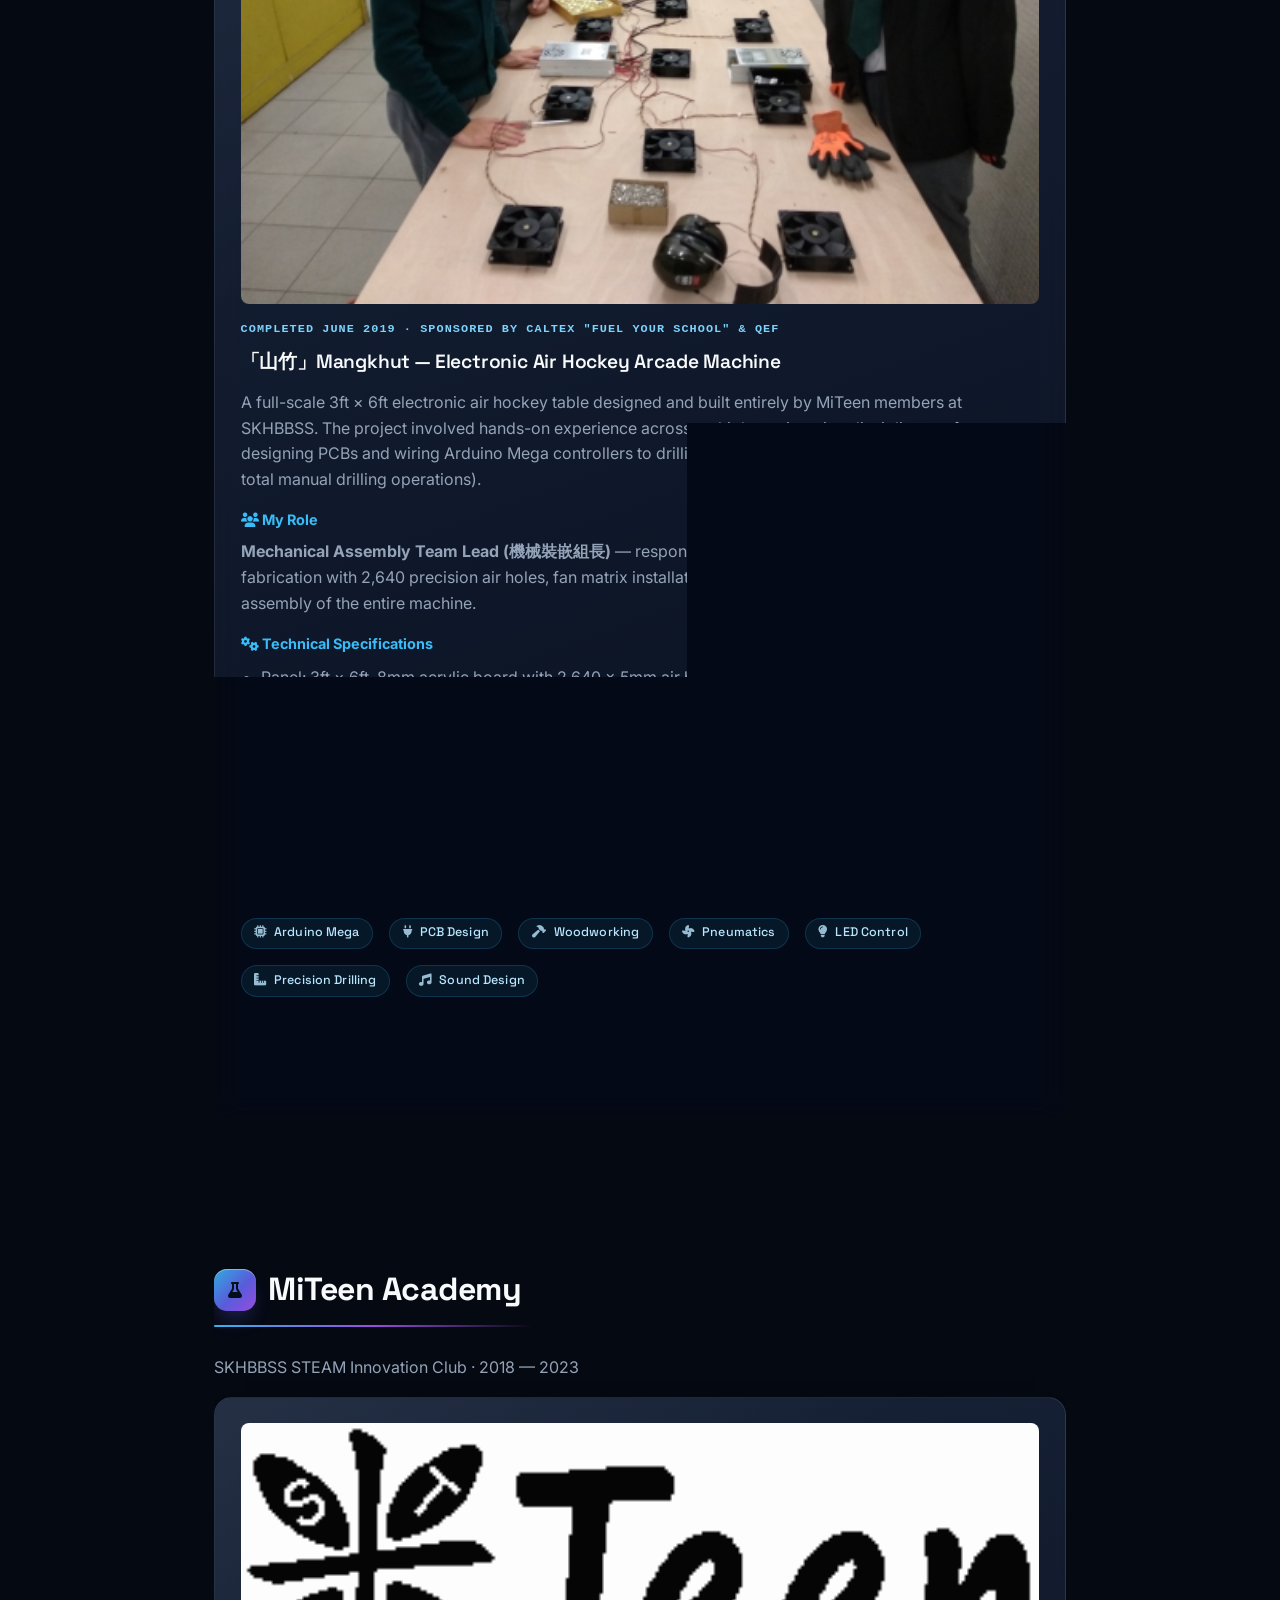
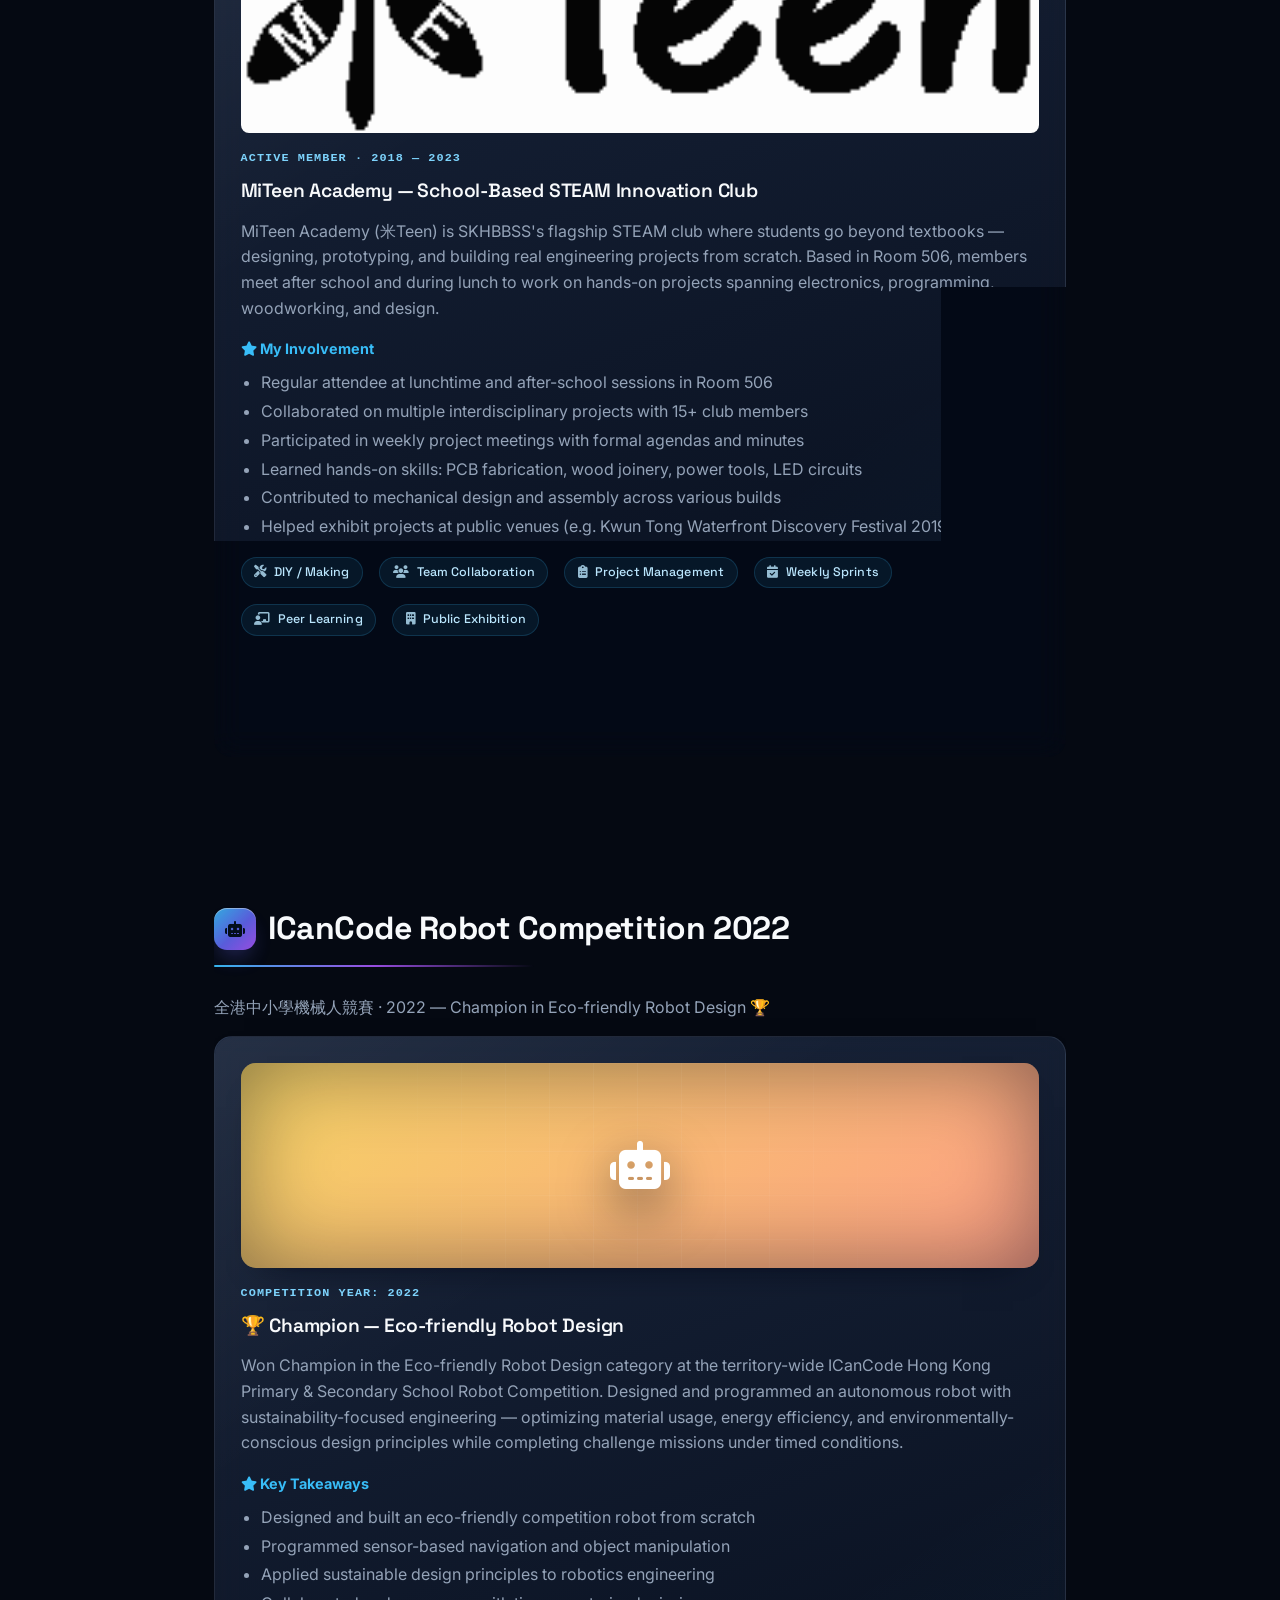
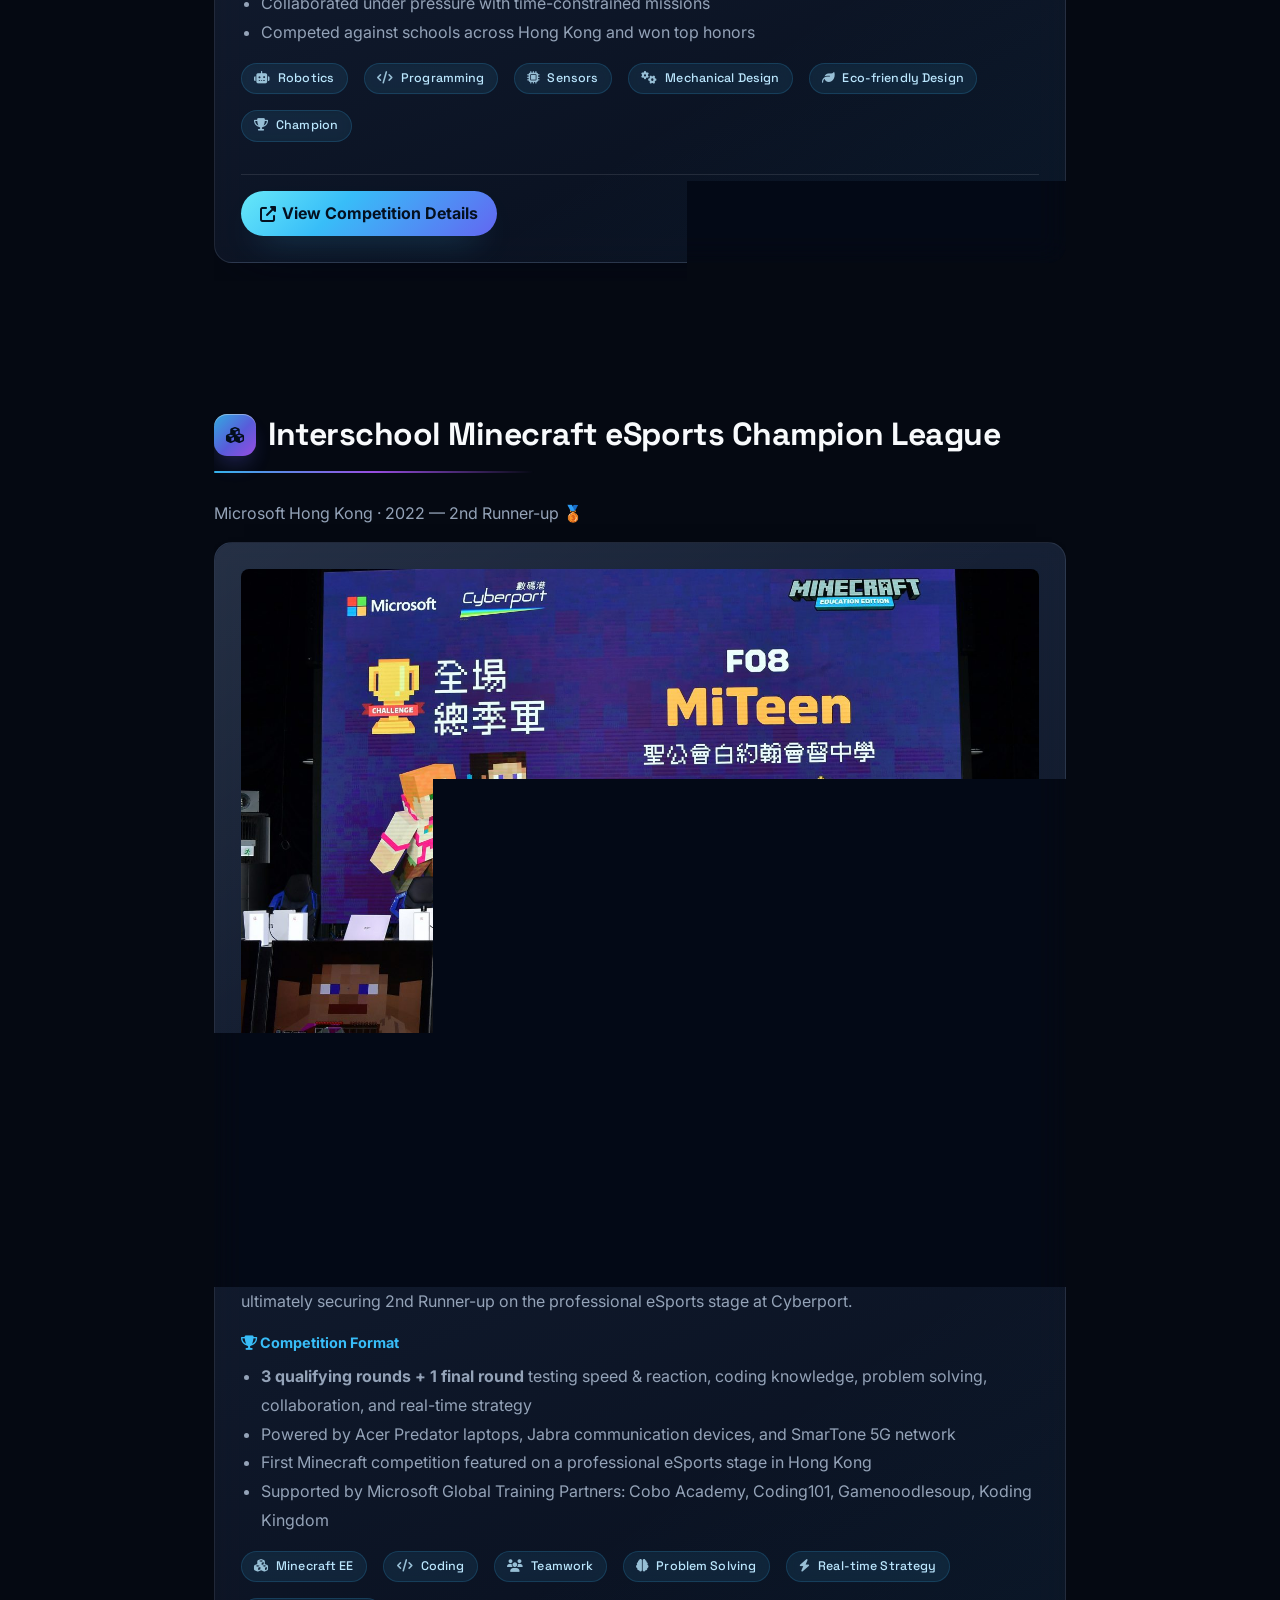
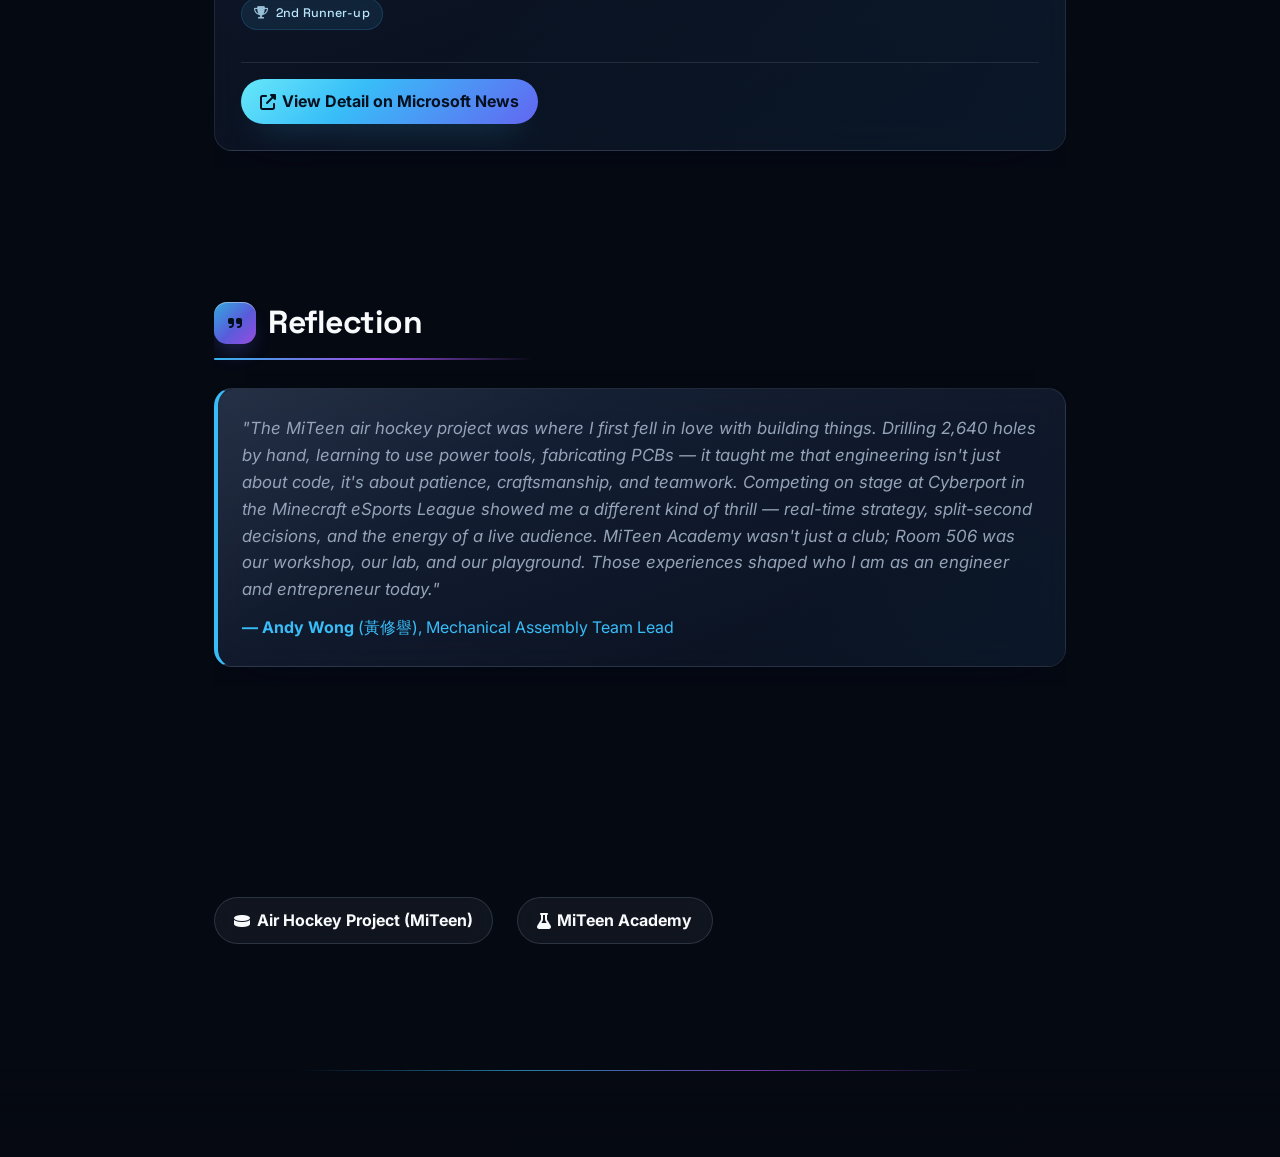
<file: secondary-school.html>
<!DOCTYPE html>
<html lang="en">
<head>
  <meta charset="UTF-8">
  <meta http-equiv="refresh" content="0; url=https://sywongca.student.ust.hk/en/secondary-school.html">
  <link rel="canonical" href="https://sywongca.student.ust.hk/en/secondary-school.html">
  <link rel="alternate" hreflang="en" href="https://sywongca.student.ust.hk/en/secondary-school.html">
  <link rel="alternate" hreflang="zh-Hant" href="https://sywongca.student.ust.hk/hk/secondary-school.html">
  <link rel="alternate" hreflang="zh-Hans" href="https://sywongca.student.ust.hk/cn/secondary-school.html">
  <link rel="alternate" hreflang="x-default" href="https://sywongca.student.ust.hk/en/secondary-school.html">
  <link rel="icon" type="image/x-icon" href="images/favicon.ico">
  <link rel="icon" type="image/png" sizes="32x32" href="images/favicon.ico">
  <link rel="apple-touch-icon" sizes="180x180" href="images/apple-touch-icon.png">
  <title>Andy Wong's (黃修譽) School Memories</title>
  <script>
    var isLocal = window.location.protocol === 'file:';
    var base = isLocal ? '.' : '';
    window.location.href = base + '/en/secondary-school.html';
  </script>
</head>
<body>
  <p style="text-align:center;margin-top:3rem;font-family:sans-serif;">
    Redirecting... <a href="en/secondary-school.html">Click here</a> if not redirected automatically.
  </p>
</body>
</html>
</file>
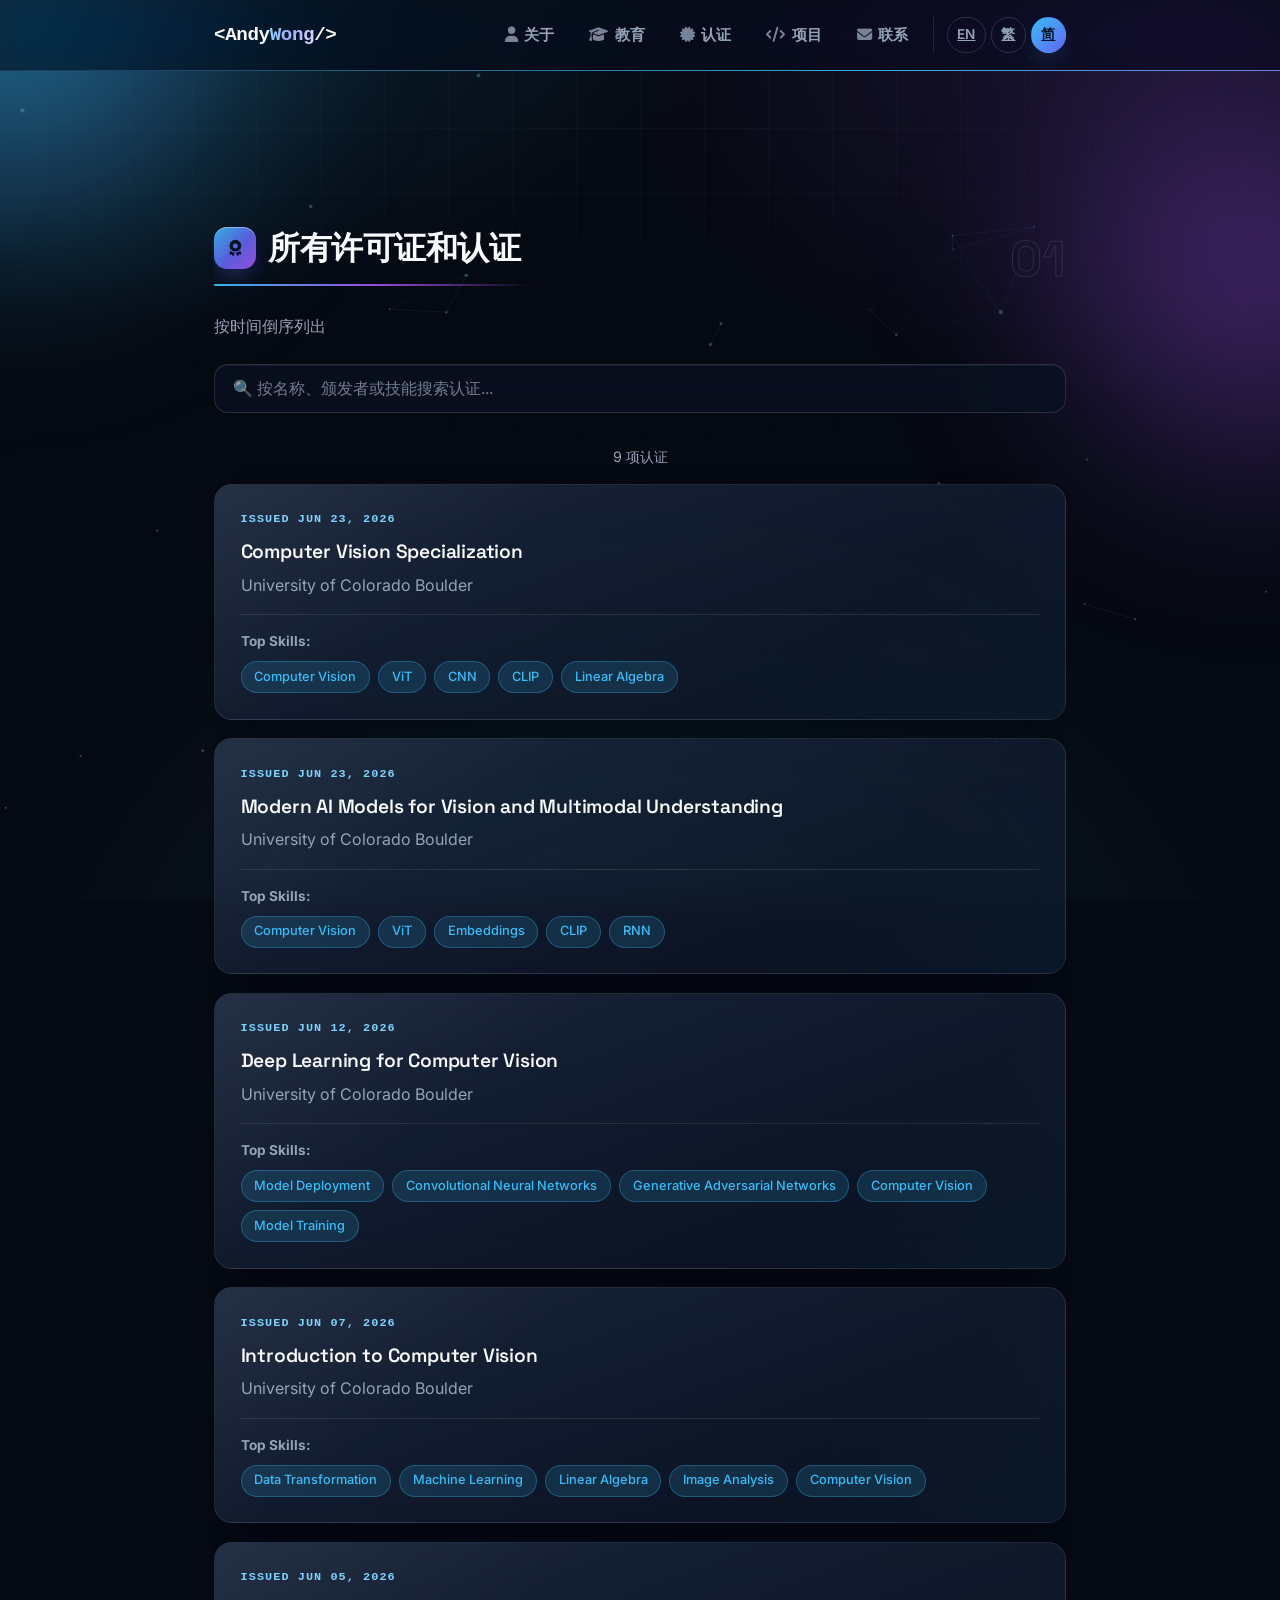
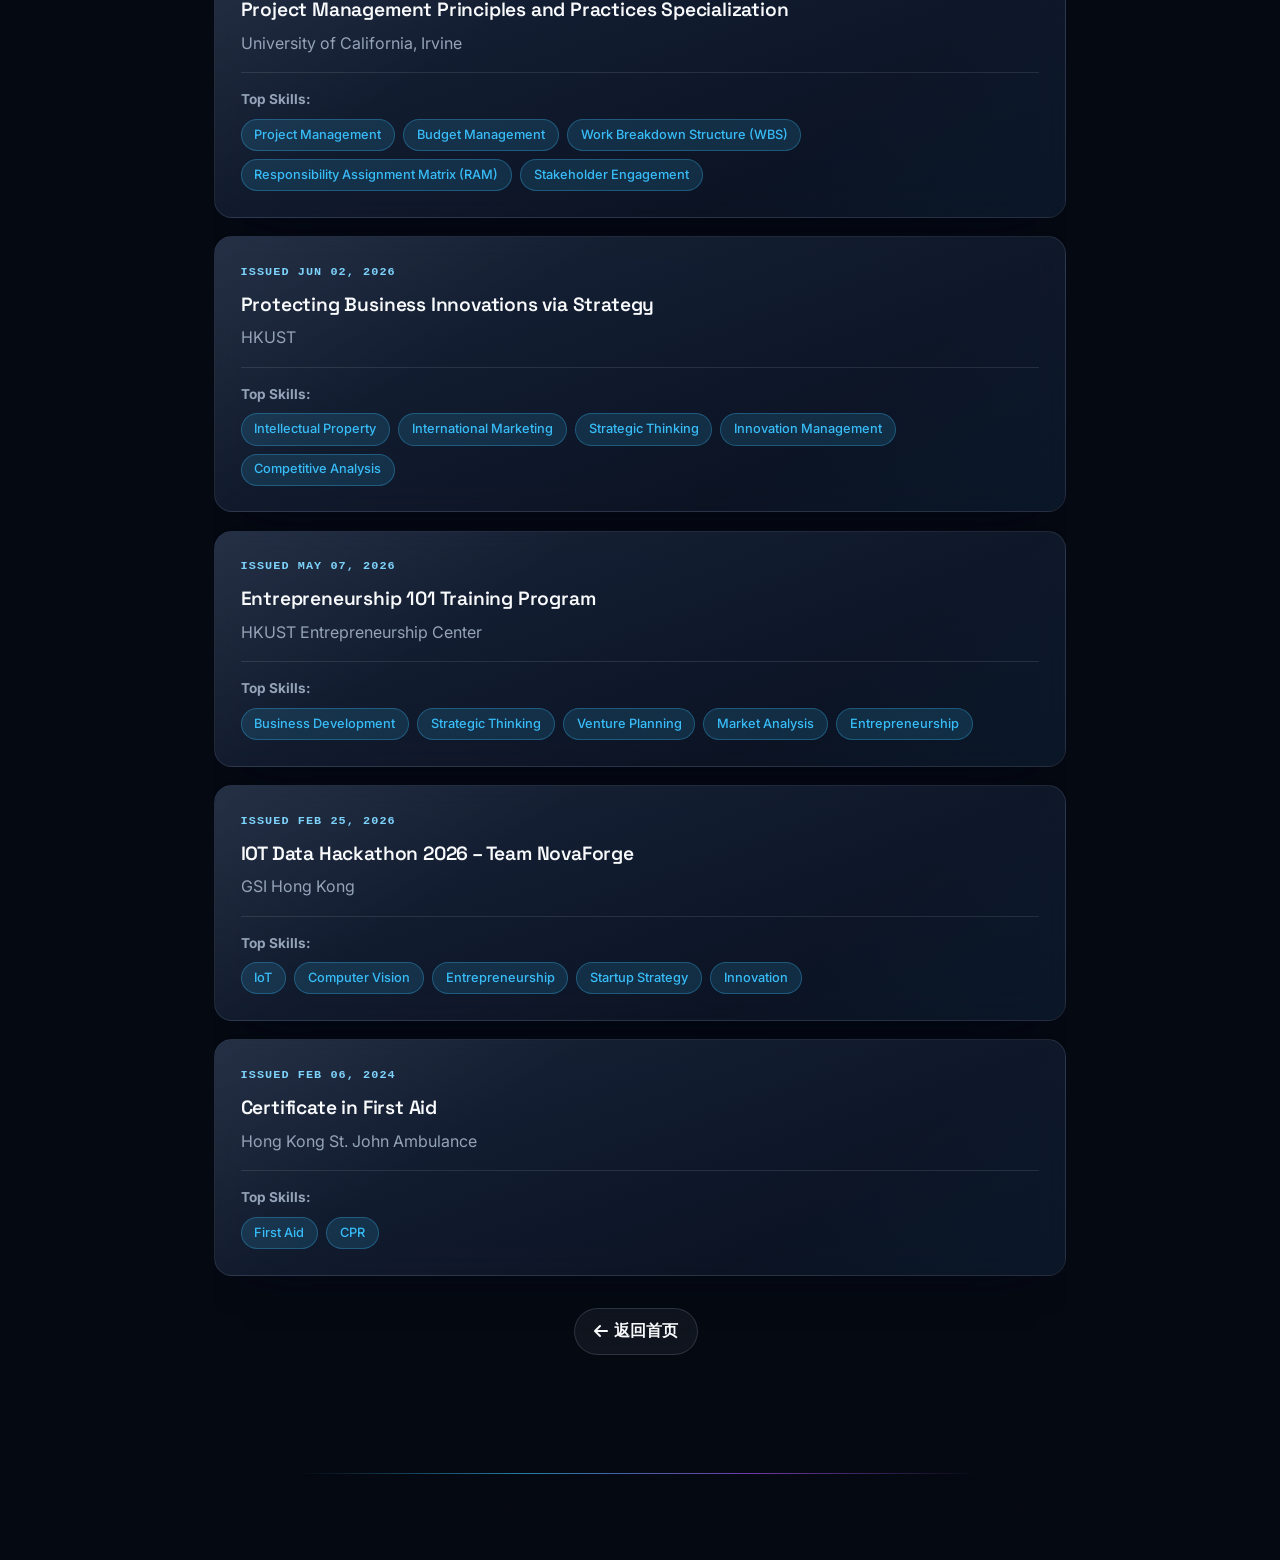
<file: cn/certifications.html>
<!DOCTYPE html>
<html lang="zh-Hans" style="scroll-behavior: smooth;">
<head>
  <meta charset="UTF-8">
  <meta name="viewport" content="width=device-width, initial-scale=1.0">
  <meta name="description" content="Complete list of professional certifications and licenses earned by Andy Wong (Wong Sau Yu, 黃修譽) - Software Engineer & Entrepreneur. Including credentials in Robotics, Edge AI, Entrepreneurship, and First Aid.">
  <meta name="keywords" content="certifications, licenses, professional credentials, Andy Wong, Wong Sau Yu, AA, DoubleA0605, 黃修譽, edge AI, entrepreneurship, first aid">
  <meta name="author" content="Andy Wong">
  <meta property="og:title" content="Certifications | Andy Wong">
  <meta property="og:description" content="Professional certifications and licenses in robotics, edge AI, and business innovation.">
  <meta property="og:type" content="website">
  <meta name="twitter:card" content="summary">
  <link rel="canonical" href="https://sywongca.student.ust.hk/cn/certifications.html">
  <link rel="alternate" hreflang="en" href="https://sywongca.student.ust.hk/en/certifications.html">
  <link rel="alternate" hreflang="zh-Hant" href="https://sywongca.student.ust.hk/hk/certifications.html">
  <link rel="alternate" hreflang="zh-Hans" href="https://sywongca.student.ust.hk/cn/certifications.html">
  <link rel="alternate" hreflang="x-default" href="https://sywongca.student.ust.hk/en/certifications.html">
  <link rel="icon" type="image/x-icon" href="../images/favicon.ico">
  <link rel="icon" type="image/png" sizes="32x32" href="../images/favicon.ico">
  <link rel="apple-touch-icon" sizes="180x180" href="../images/apple-touch-icon.png">
  <title>认证 | Andy Wong</title>
  <link rel="stylesheet" href="../styles.css">
  <link rel="preconnect" href="https://fonts.googleapis.com">
  <link rel="preconnect" href="https://fonts.gstatic.com" crossorigin>
  <link href="https://fonts.googleapis.com/css2?family=Inter:wght@400;500;600;700;800&family=Space+Grotesk:wght@500;600;700&amp;display=swap" rel="stylesheet">
  <link rel="stylesheet" href="https://cdnjs.cloudflare.com/ajax/libs/font-awesome/6.4.0/css/all.min.css">
  <script src="../script.js" defer></script>

  <!-- JSON-LD Structured Data -->
  <!-- WebSite Schema -->
  <script type="application/ld+json">
  {
    "@context": "https://schema.org",
    "@type": "WebSite",
    "name": "Andy Wong | Certifications",
    "url": "https://sywongca.student.ust.hk/certifications.html",
    "description": "Complete list of professional certifications and licenses earned by Andy Wong (Wong Sau Yu, 黃修譽) - Software Engineer & Entrepreneur",
    "inLanguage": ["zh-Hans"]
  }
  </script>

  <script type="application/ld+json">
  {
    "@context": "https://schema.org",
    "@type": "BreadcrumbList",
    "itemListElement": [
      {
        "@type": "ListItem",
        "position": 1,
        "name": "Home",
        "item": "https://sywongca.student.ust.hk/cn/"
      },
      {
        "@type": "ListItem",
        "position": 2,
        "name": "Certifications",
        "item": "https://sywongca.student.ust.hk/certifications.html"
      }
    ]
  }
  </script>

  <!-- FAQPage Schema for GEO -->
  <script type="application/ld+json">
  {
    "@context": "https://schema.org",
    "@type": "FAQPage",
    "mainEntity": [
      {
        "@type": "Question",
        "name": "What certifications does Andy Wong hold?",
        "acceptedAnswer": {
          "@type": "Answer",
          "text": "Andy Wong holds certifications in Project Management (UC Irvine), Business Innovation Strategy (HKUST), Entrepreneurship (HKUST Entrepreneurship Center), IoT Data Hackathon (GSI Hong Kong - Team NovaForge), and First Aid (Hong Kong St. John Ambulance). He also completed the Entrepreneurship 101 Training Program."
        }
      },
      {
        "@type": "Question",
        "name": "What is Andy Wong's most recent certification?",
        "acceptedAnswer": {
          "@type": "Answer",
          "text": "Andy Wong's most recent certification is the Computer Vision Specialization from the University of Colorado Boulder, issued in June 2026, covering computer vision, vision transformers (ViT), CNNs, CLIP, and linear algebra."
        }
      },
      {
        "@type": "Question",
        "name": "Does Andy Wong have any first aid certification?",
        "acceptedAnswer": {
          "@type": "Answer",
          "text": "Yes, Andy Wong holds a Certificate in First Aid issued by the Hong Kong St. John Ambulance, earned in February 2024. He also serves as a Cadet Leader at St. John Ambulance."
        }
      }
    ]
  }
  </script>

  <!-- ItemList Schema for certifications -->
  <script type="application/ld+json">
  {
    "@context": "https://schema.org",
    "@type": "ItemList",
    "itemListElement": [
      {
        "@type": "ListItem",
        "position": 1,
        "item": {
          "@type": "EducationalOccupationalCredential",
          "name": "Computer Vision Specialization",
          "issuedBy": {"@type": "Organization", "name": "University of Colorado Boulder"},
          "dateIssued": "2026-06-23"
        }
      },
      {
        "@type": "ListItem",
        "position": 2,
        "item": {
          "@type": "EducationalOccupationalCredential",
          "name": "Modern AI Models for Vision and Multimodal Understanding",
          "issuedBy": {"@type": "Organization", "name": "University of Colorado Boulder"},
          "dateIssued": "2026-06-23"
        }
      },
      {
        "@type": "ListItem",
        "position": 3,
        "item": {
          "@type": "EducationalOccupationalCredential",
          "name": "Deep Learning for Computer Vision",
          "issuedBy": {"@type": "Organization", "name": "University of Colorado Boulder"},
          "dateIssued": "2026-06-12"
        }
      },
      {
        "@type": "ListItem",
        "position": 4,
        "item": {
          "@type": "EducationalOccupationalCredential",
          "name": "Introduction to Computer Vision",
          "issuedBy": {"@type": "Organization", "name": "University of Colorado Boulder"},
          "dateIssued": "2026-06-07"
        }
      },
      {
        "@type": "ListItem",
        "position": 5,
        "item": {
          "@type": "EducationalOccupationalCredential",
          "name": "Project Management Principles and Practices Specialization",
          "issuedBy": {"@type": "Organization", "name": "University of California, Irvine"},
          "dateIssued": "2026-06-05"
        }
      },
      {
        "@type": "ListItem",
        "position": 6,
        "item": {
          "@type": "EducationalOccupationalCredential",
          "name": "Protecting Business Innovations via Strategy",
          "issuedBy": {"@type": "Organization", "name": "HKUST"},
          "dateIssued": "2026-06-02"
        }
      },
      {
        "@type": "ListItem",
        "position": 7,
        "item": {
          "@type": "EducationalOccupationalCredential",
          "name": "Entrepreneurship 101 Training Program",
          "issuedBy": {"@type": "Organization", "name": "HKUST Entrepreneurship Center"},
          "dateIssued": "2026-05-07"
        }
      },
      {
        "@type": "ListItem",
        "position": 8,
        "item": {
          "@type": "CompetitionCredential",
          "name": "IOT Data Hackathon 2026 – Team NovaForge",
          "issuedBy": {"@type": "Organization", "name": "GSI Hong Kong"},
          "dateIssued": "2026-02-25"
        }
      },
      {
        "@type": "ListItem",
        "position": 9,
        "item": {
          "@type": "EducationalOccupationalCredential",
          "name": "Certificate in First Aid",
          "issuedBy": {"@type": "Organization", "name": "Hong Kong St. John Ambulance"},
          "dateIssued": "2024-02-06"
        }
      }
    ]
  }
  </script>

  <script type="application/ld+json">
  {
    "@context": "https://schema.org",
    "@type": "Person",
    "name": "Andy Wong",
    "alternateName": [
      "Wong Sau Yu",
      "Double A",
      "AA",
      "AA_65",
      "DoubleA0605",
      "sywongca",
      "黃修譽",
      "Andy Wong 黃修譽",
      "黃修譽 Andy Wong",
      "Sau Yu Wong",
      "黃修譽 Wong Sau Yu",
      "Wong Sau Yu 黃修譽"
    ],
    "url": "https://sywongca.student.ust.hk/cn/",
    "hasCredential": [
      {
        "@type": "EducationalOccupationalCredential",
        "name": "Computer Vision Specialization",
        "issuedBy": {
          "@type": "Organization",
          "name": "University of Colorado Boulder"
        },
        "dateIssued": "2026-06-23"
      },
      {
        "@type": "EducationalOccupationalCredential",
        "name": "Modern AI Models for Vision and Multimodal Understanding",
        "issuedBy": {
          "@type": "Organization",
          "name": "University of Colorado Boulder"
        },
        "dateIssued": "2026-06-23"
      },
      {
        "@type": "EducationalOccupationalCredential",
        "name": "Deep Learning for Computer Vision",
        "issuedBy": {
          "@type": "Organization",
          "name": "University of Colorado Boulder"
        },
        "dateIssued": "2026-06-12"
      },
      {
        "@type": "EducationalOccupationalCredential",
        "name": "Introduction to Computer Vision",
        "issuedBy": {
          "@type": "Organization",
          "name": "University of Colorado Boulder"
        },
        "dateIssued": "2026-06-07"
      },
      {
        "@type": "EducationalOccupationalCredential",
        "name": "Project Management Principles and Practices",
        "issuedBy": {
          "@type": "Organization",
          "name": "University of California, Irvine"
        },
        "dateIssued": "2026-06-05"
      },
      {
        "@type": "EducationalOccupationalCredential",
        "name": "Protecting Business Innovations via Strategy",
        "issuedBy": {
          "@type": "Organization",
          "name": "HKUST"
        },
        "dateIssued": "2026-06-02"
      },
      {
        "@type": "EducationalOccupationalCredential",
        "name": "Entrepreneurship 101 Training Program",
        "issuedBy": {
          "@type": "Organization",
          "name": "HKUST Entrepreneurship Center"
        },
        "dateIssued": "2026-05-07"
      },
      {
        "@type": "CompetitionCredential",
        "name": "IOT Data Hackathon 2026 – Team NovaForge",
        "issuedBy": {
          "@type": "Organization",
          "name": "GSI Hong Kong"
        },
        "dateIssued": "2026-02-25"
      },
      {
        "@type": "EducationalOccupationalCredential",
        "name": "Certificate in First Aid",
        "issuedBy": {
          "@type": "Organization",
          "name": "Hong Kong St. John Ambulance"
        },
        "dateIssued": "2024-02-06"
      }
    ]
  }
  </script>
</head>
<body>

  <nav class="navbar">
    <div class="container nav-inner">
      <a href="../cn/index.html" class="logo">&lt;Andy<span>Wong</span>/&gt;</a>
      <button class="nav-toggle" aria-expanded="false" aria-label="Toggle navigation">
        <span class="hamburger"></span>
      </button>
      <div class="nav-menu">
        <ul class="nav-links">
          <li><a href="../cn/index.html#about"><i class="fas fa-user"></i> <span data-i18n="navAbout">关于</span></a></li>
          <li><a href="../cn/index.html#education"><i class="fas fa-graduation-cap"></i> <span data-i18n="navEducation">教育</span></a></li>
          <li><a href="certifications.html"><i class="fas fa-certificate"></i> <span data-i18n="navCertifications">认证</span></a></li>
          <li><a href="../cn/index.html#projects"><i class="fas fa-code"></i> <span data-i18n="navProjects">项目</span></a></li>
          <li><a href="../cn/index.html#contact"><i class="fas fa-envelope"></i> <span data-i18n="navContact">联系</span></a></li>
        </ul>
        <div class="lang-switcher">
          <a href="../en/certifications.html" class="lang-btn" hreflang="en">EN</a>
          <a href="../hk/certifications.html" class="lang-btn" hreflang="zh-Hant">繁</a>
          <a href="../cn/certifications.html" class="lang-btn lang-active" hreflang="zh-Hans">简</a>
        </div>
      </div>
    </div>
  </nav>

  <main class="container">
    
    <section id="certifications" style="margin-top: 4rem;">
      <h2><i class="fas fa-award"></i> <span data-i18n='allCertificationsTitle'>所有许可证和认证</span></h2>
      <p style="color: var(--text-muted); margin-bottom: 1.5rem;" data-i18n='certListedNote'>按时间倒序列出</p>

      <!-- Search Filter -->
      <div style="margin-bottom: 2rem;">
        <input type="text" id="certSearch" class="cert-search-input" data-i18n="certSearchPlaceholder" placeholder="🔍 按名称、颁发者或技能搜索认证..." 
               style="width: 100%; padding: 0.75rem 1rem; border: 1px solid var(--border-color); border-radius: 8px; font-size: 1rem; background-color: var(--card-bg); color: var(--text-color);">
      </div>

      <div class="cert-filter-info" style="text-align: center; margin-bottom: 1rem; color: var(--text-muted); font-size: 0.9rem;">
        <span id="certCount">9</span> <span data-i18n='certCountLabel'>项认证</span>
      </div>

      <div class="card cert-card" data-cert="computer vision specialization, computer vision, vit, cnn, clip, linear algebra" itemscope itemtype="https://schema.org/EducationalOccupationalCredential">
        <div class="card-meta"><time datetime="2026-06-23" itemprop="dateIssued">Issued Jun 23, 2026</time></div>
        <h3 itemprop="name">Computer Vision Specialization</h3>
        <p itemprop="issuedBy" itemscope itemtype="https://schema.org/Organization"><span itemprop="name">University of Colorado Boulder</span></p>
        <div style="margin-top: 1rem; padding-top: 1rem; border-top: 1px solid var(--border-color);">
          <p style="font-size: 0.85rem; color: var(--text-muted); margin-bottom: 0.5rem;"><strong>Top Skills:</strong></p>
          <div style="display: flex; flex-wrap: wrap; gap: 0.5rem;">
            <span class="skill-tag">Computer Vision</span>
            <span class="skill-tag">ViT</span>
            <span class="skill-tag">CNN</span>
            <span class="skill-tag">CLIP</span>
            <span class="skill-tag">Linear Algebra</span>
          </div>
        </div>
      </div>

      <div class="card cert-card" data-cert="modern ai models for vision and multimodal understanding, computer vision, vit, embeddings, clip, rnn" itemscope itemtype="https://schema.org/EducationalOccupationalCredential">
        <div class="card-meta"><time datetime="2026-06-23" itemprop="dateIssued">Issued Jun 23, 2026</time></div>
        <h3 itemprop="name">Modern AI Models for Vision and Multimodal Understanding</h3>
        <p itemprop="issuedBy" itemscope itemtype="https://schema.org/Organization"><span itemprop="name">University of Colorado Boulder</span></p>
        <div style="margin-top: 1rem; padding-top: 1rem; border-top: 1px solid var(--border-color);">
          <p style="font-size: 0.85rem; color: var(--text-muted); margin-bottom: 0.5rem;"><strong>Top Skills:</strong></p>
          <div style="display: flex; flex-wrap: wrap; gap: 0.5rem;">
            <span class="skill-tag">Computer Vision</span>
            <span class="skill-tag">ViT</span>
            <span class="skill-tag">Embeddings</span>
            <span class="skill-tag">CLIP</span>
            <span class="skill-tag">RNN</span>
          </div>
        </div>
      </div>

      <div class="card cert-card" data-cert="deep learning for computer vision, computer vision, convolutional neural networks, generative adversarial networks, model deployment, model training, colorado, boulder" itemscope itemtype="https://schema.org/EducationalOccupationalCredential">
        <div class="card-meta"><time datetime="2026-06-12" itemprop="dateIssued">Issued Jun 12, 2026</time></div>
        <h3 itemprop="name">Deep Learning for Computer Vision</h3>
        <p itemprop="issuedBy" itemscope itemtype="https://schema.org/Organization"><span itemprop="name">University of Colorado Boulder</span></p>
        <div style="margin-top: 1rem; padding-top: 1rem; border-top: 1px solid var(--border-color);">
          <p style="font-size: 0.85rem; color: var(--text-muted); margin-bottom: 0.5rem;"><strong>Top Skills:</strong></p>
          <div style="display: flex; flex-wrap: wrap; gap: 0.5rem;">
            <span class="skill-tag">Model Deployment</span>
            <span class="skill-tag">Convolutional Neural Networks</span>
            <span class="skill-tag">Generative Adversarial Networks</span>
            <span class="skill-tag">Computer Vision</span>
            <span class="skill-tag">Model Training</span>
          </div>
        </div>
      </div>

      <div class="card cert-card" data-cert="introduction to computer vision, computer vision, image processing, edge detection, feature extraction, colorado, boulder" itemscope itemtype="https://schema.org/EducationalOccupationalCredential">
        <div class="card-meta"><time datetime="2026-06-07" itemprop="dateIssued">Issued Jun 07, 2026</time></div>
        <h3 itemprop="name">Introduction to Computer Vision</h3>
        <p itemprop="issuedBy" itemscope itemtype="https://schema.org/Organization"><span itemprop="name">University of Colorado Boulder</span></p>
        <div style="margin-top: 1rem; padding-top: 1rem; border-top: 1px solid var(--border-color);">
          <p style="font-size: 0.85rem; color: var(--text-muted); margin-bottom: 0.5rem;"><strong>Top Skills:</strong></p>
          <div style="display: flex; flex-wrap: wrap; gap: 0.5rem;">
            <span class="skill-tag">Data Transformation</span>
            <span class="skill-tag">Machine Learning</span>
            <span class="skill-tag">Linear Algebra</span>
            <span class="skill-tag">Image Analysis</span>
            <span class="skill-tag">Computer Vision</span>
          </div>
        </div>
      </div>

      <div class="card cert-card" data-cert="project management principles and practices, project management specialization, budget management, work breakdown structure (wbs), irvine" itemscope itemtype="https://schema.org/EducationalOccupationalCredential">
        <div class="card-meta"><time datetime="2026-06-05" itemprop="dateIssued">Issued Jun 05, 2026</time></div>
        <h3 itemprop="name">Project Management Principles and Practices Specialization</h3>
        <p itemprop="issuedBy" itemscope itemtype="https://schema.org/Organization"><span itemprop="name">University of California, Irvine</span></p>
        <div style="margin-top: 1rem; padding-top: 1rem; border-top: 1px solid var(--border-color);">
          <p style="font-size: 0.85rem; color: var(--text-muted); margin-bottom: 0.5rem;"><strong>Top Skills:</strong></p>
          <div style="display: flex; flex-wrap: wrap; gap: 0.5rem;">
            <span class="skill-tag">Project Management</span>
            <span class="skill-tag">Budget Management</span>
            <span class="skill-tag">Work Breakdown Structure (WBS)</span>
            <span class="skill-tag">Responsibility Assignment Matrix (RAM)</span>
            <span class="skill-tag">Stakeholder Engagement</span>
          </div>
        </div>
      </div>

      <div class="card cert-card" data-cert="protecting business innovations strategy, intellectual property, business strategy, innovation protection, hkust" itemscope itemtype="https://schema.org/EducationalOccupationalCredential">
        <div class="card-meta"><time datetime="2026-06-02" itemprop="dateIssued">Issued Jun 02, 2026</time></div>
        <h3 itemprop="name">Protecting Business Innovations via Strategy</h3>
        <p itemprop="issuedBy" itemscope itemtype="https://schema.org/Organization"><span itemprop="name">HKUST</span></p>
        <div style="margin-top: 1rem; padding-top: 1rem; border-top: 1px solid var(--border-color);">
          <p style="font-size: 0.85rem; color: var(--text-muted); margin-bottom: 0.5rem;"><strong>Top Skills:</strong></p>
          <div style="display: flex; flex-wrap: wrap; gap: 0.5rem;">
            <span class="skill-tag">Intellectual Property</span>
            <span class="skill-tag">International Marketing</span>
            <span class="skill-tag">Strategic Thinking</span>
            <span class="skill-tag">Innovation Management</span>
            <span class="skill-tag">Competitive Analysis</span>
          </div>
        </div>
      </div>

      <div class="card cert-card" data-cert="entrepreneurship 101 training program, business development, startup, venture, entrepreneurship, hkust" itemscope itemtype="https://schema.org/EducationalOccupationalCredential">
        <div class="card-meta"><time datetime="2026-05-07" itemprop="dateIssued">Issued May 07, 2026</time></div>
        <h3 itemprop="name">Entrepreneurship 101 Training Program</h3>
        <p itemprop="issuedBy" itemscope itemtype="https://schema.org/Organization"><span itemprop="name">HKUST Entrepreneurship Center</span></p>
        <div style="margin-top: 1rem; padding-top: 1rem; border-top: 1px solid var(--border-color);">
          <p style="font-size: 0.85rem; color: var(--text-muted); margin-bottom: 0.5rem;"><strong>Top Skills:</strong></p>
          <div style="display: flex; flex-wrap: wrap; gap: 0.5rem;">
            <span class="skill-tag">Business Development</span>
            <span class="skill-tag">Strategic Thinking</span>
            <span class="skill-tag">Venture Planning</span>
            <span class="skill-tag">Market Analysis</span>
            <span class="skill-tag">Entrepreneurship</span>
          </div>
        </div>
      </div>

      <div class="card cert-card" data-cert="iot data hackathon 2026 team novaforge, iot, data analysis, hackathon, innovation, gsi" itemscope itemtype="https://schema.org/CompetitionCredential">
        <div class="card-meta"><time datetime="2026-02-25" itemprop="dateIssued">Issued Feb 25, 2026</time></div>
        <h3 itemprop="name">IOT Data Hackathon 2026 – Team NovaForge</h3>
        <p itemprop="issuedBy" itemscope itemtype="https://schema.org/Organization"><span itemprop="name">GSI Hong Kong</span></p>
        <div style="margin-top: 1rem; padding-top: 1rem; border-top: 1px solid var(--border-color);">
          <p style="font-size: 0.85rem; color: var(--text-muted); margin-bottom: 0.5rem;"><strong>Top Skills:</strong></p>
          <div style="display: flex; flex-wrap: wrap; gap: 0.5rem;">
            <span class="skill-tag">IoT</span>
            <span class="skill-tag">Computer Vision</span>
            <span class="skill-tag">Entrepreneurship</span>
            <span class="skill-tag">Startup Strategy</span>
            <span class="skill-tag">Innovation</span>
          </div>
        </div>
      </div>

      <div class="card cert-card" data-cert="certificate first aid, first aid, emergency response, cpr, medical skills, st john ambulance" itemscope itemtype="https://schema.org/EducationalOccupationalCredential">
        <div class="card-meta"><time datetime="2024-02-06" itemprop="dateIssued">Issued Feb 06, 2024</time></div>
        <h3 itemprop="name">Certificate in First Aid</h3>
        <p itemprop="issuedBy" itemscope itemtype="https://schema.org/Organization"><span itemprop="name">Hong Kong St. John Ambulance</span></p>
        <div style="margin-top: 1rem; padding-top: 1rem; border-top: 1px solid var(--border-color);">
          <p style="font-size: 0.85rem; color: var(--text-muted); margin-bottom: 0.5rem;"><strong>Top Skills:</strong></p>
          <div style="display: flex; flex-wrap: wrap; gap: 0.5rem;">
            <span class="skill-tag">First Aid</span>
            <span class="skill-tag">CPR</span>
          </div>
        </div>
      </div>

      <div style="text-align: center; margin-top: 2rem;">
        <a href='../cn/index.html#certifications' class='btn btn-ghost' rel='prev'><i class='fas fa-arrow-left'></i> <span data-i18n='backToHome'>返回首页</span></a>
      </div>
    </section>

    <!-- GEO: Cross-linking back to main portfolio for entity connectivity -->
    <nav aria-label="Breadcrumb" style="margin-top: 2rem; font-size: 0.85rem; color: var(--text-muted);">
      <a href="../cn/index.html" style="color: var(--accent-primary);">Home</a> &rsaquo; <span>Certifications</span>
    </nav>

  </main>

  <footer itemscope itemtype="https://schema.org/WPFooter">
    <div class="container">
      <small>© <time datetime="2026">2026</time> <span itemprop="copyrightHolder">Andy Wong</span> · Built for portfolio</small>
    </div>
  </footer>

</body>
</html>
</file>
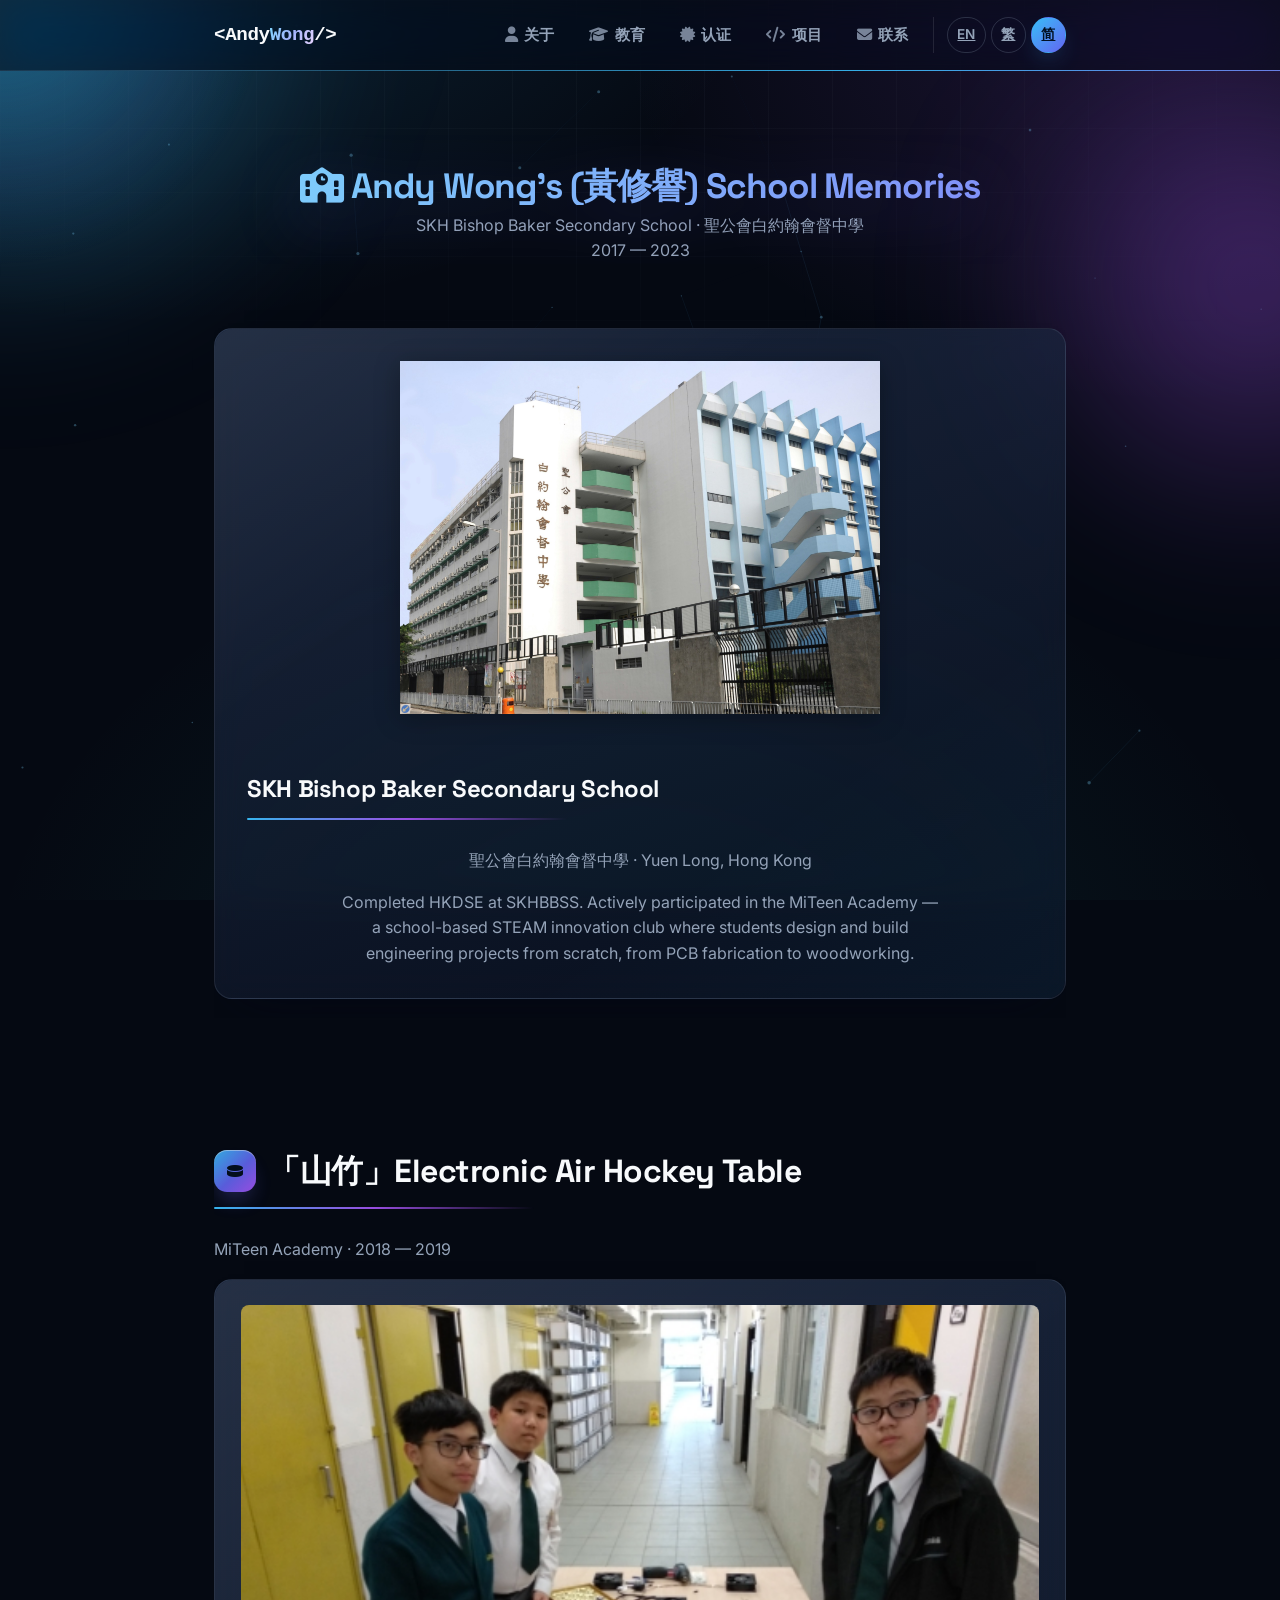
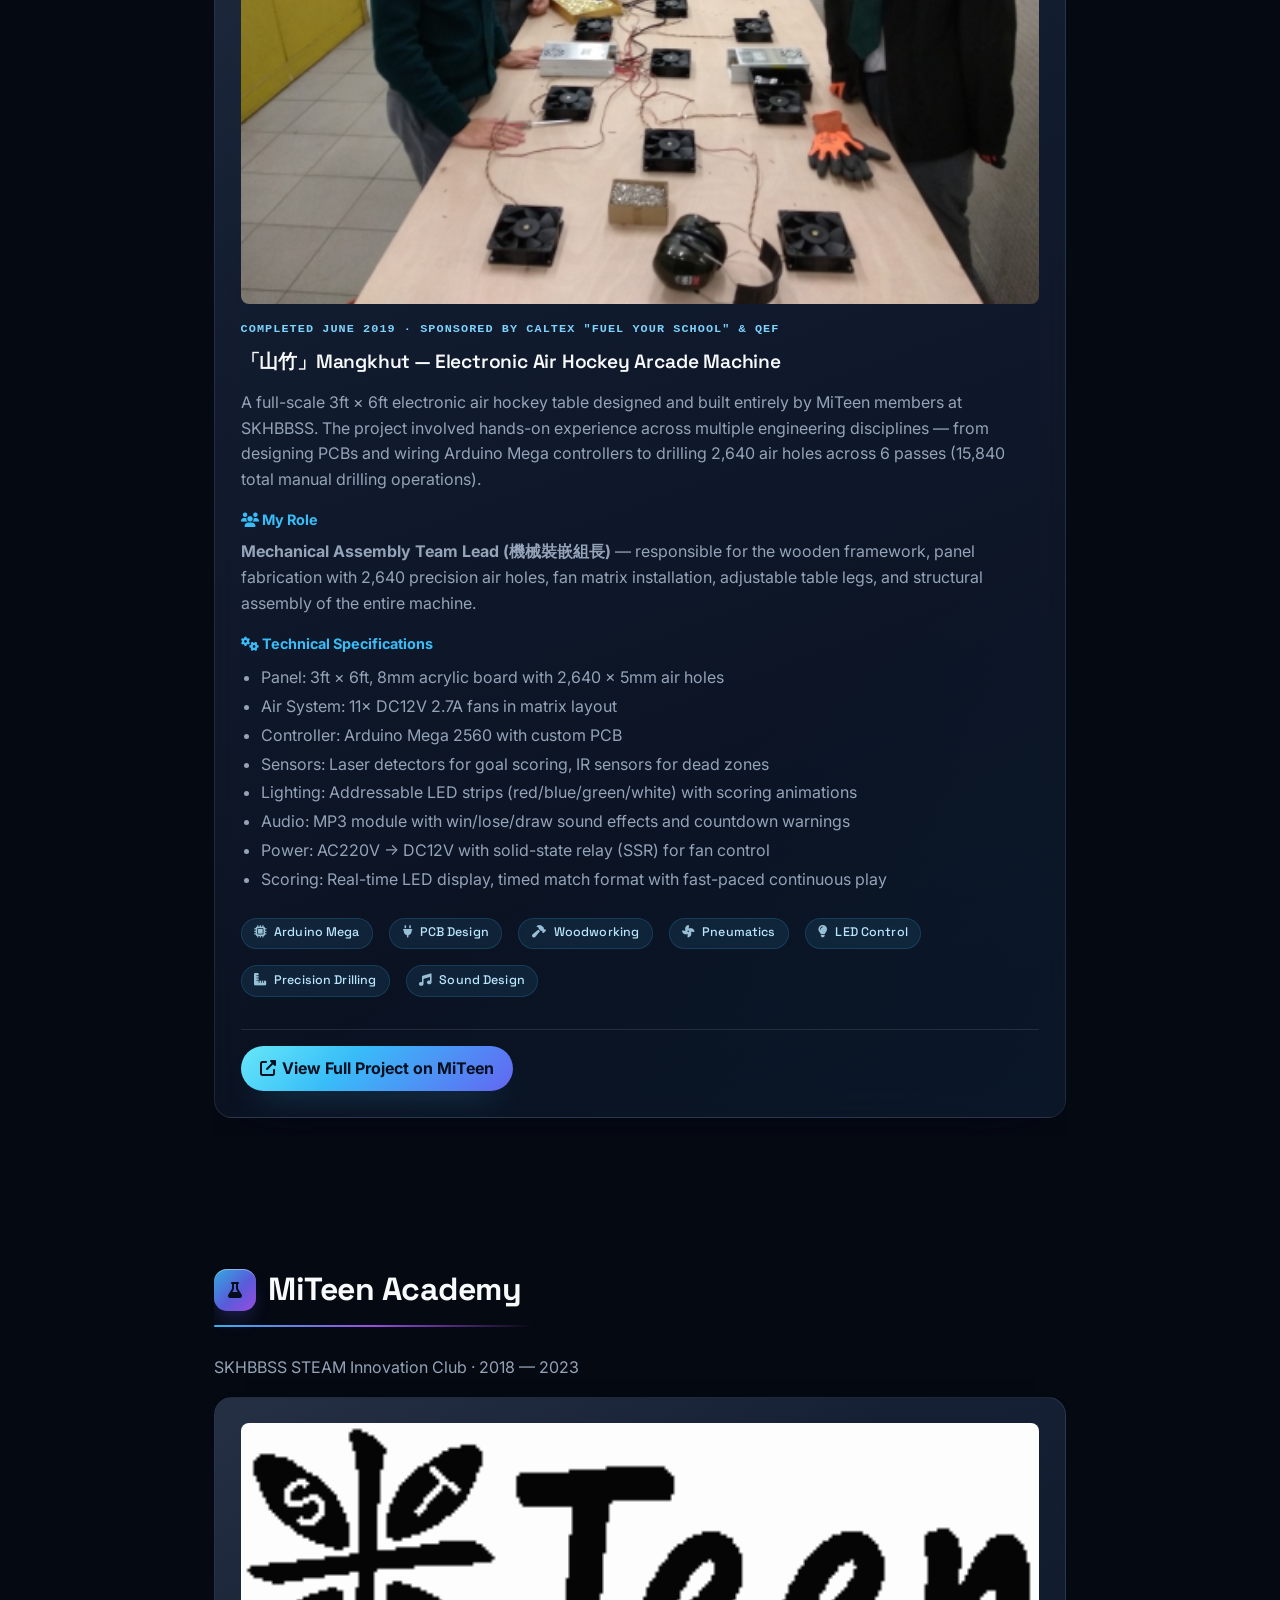
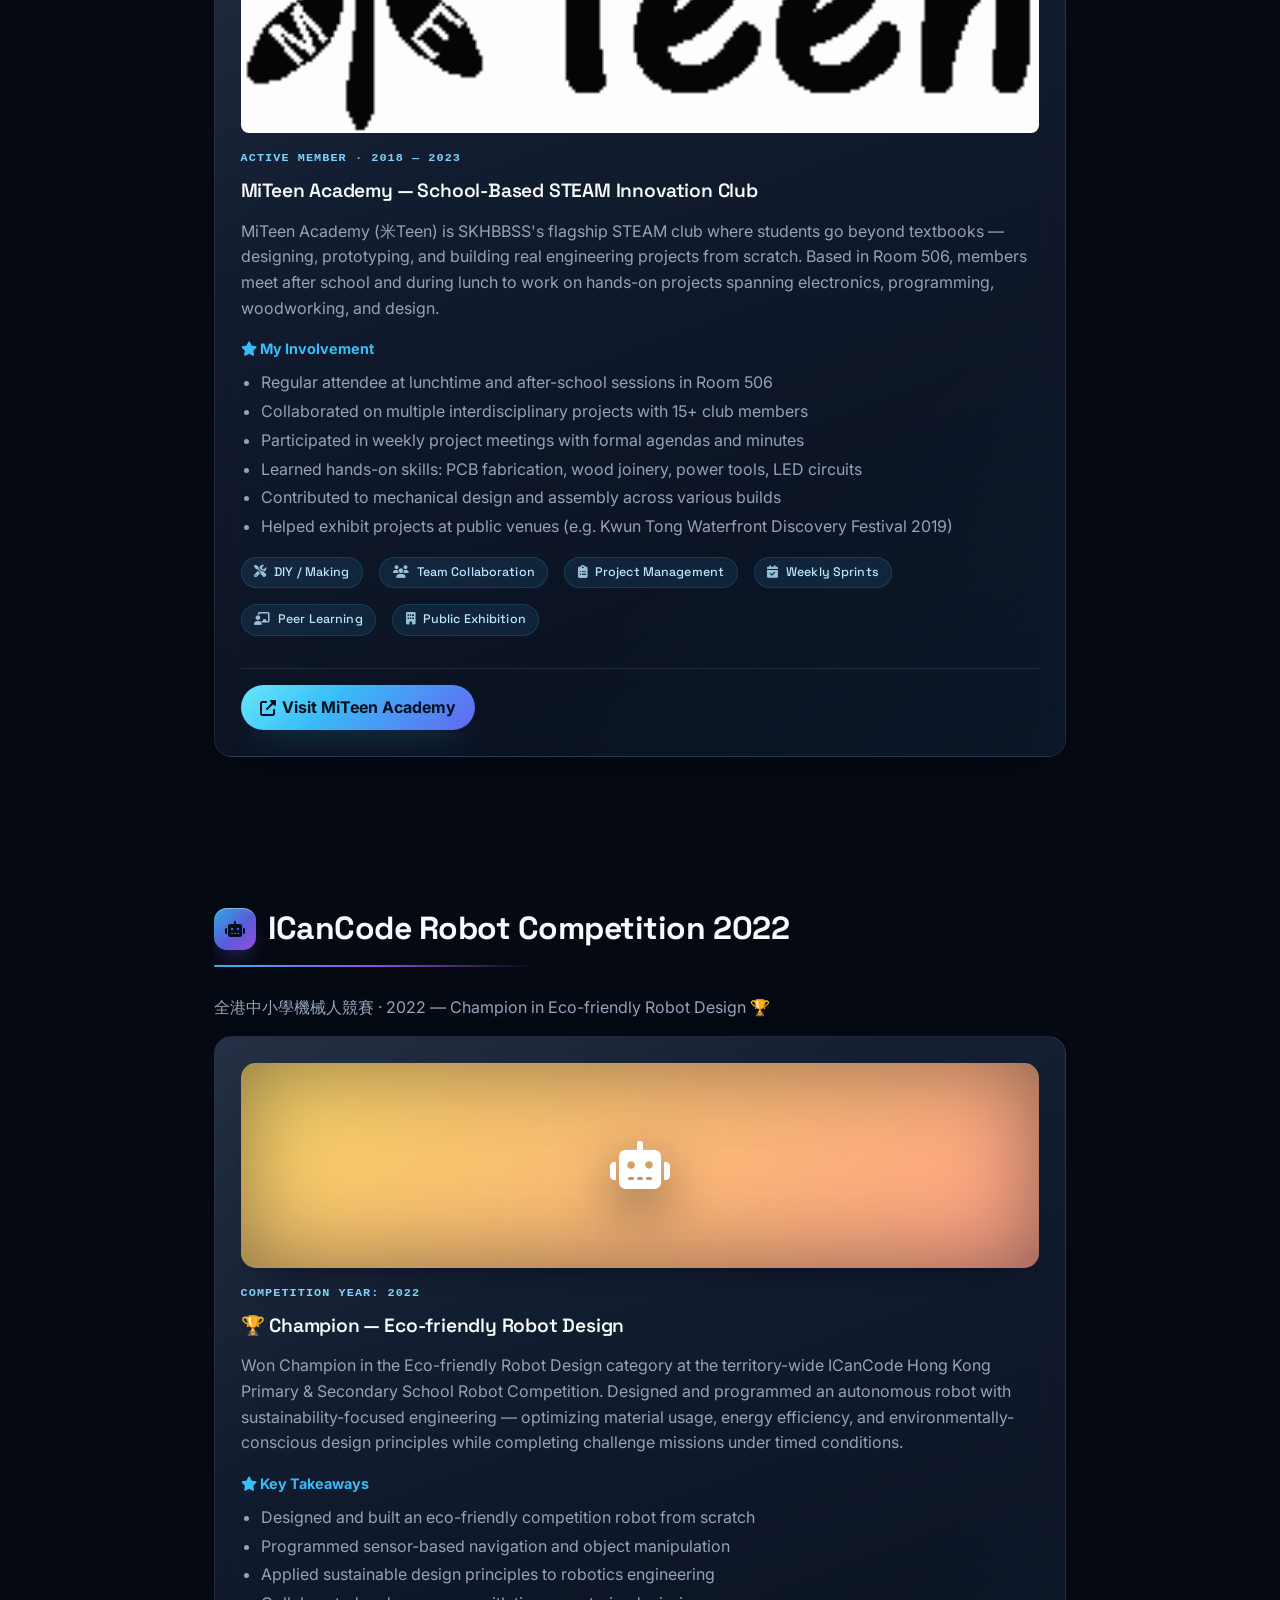
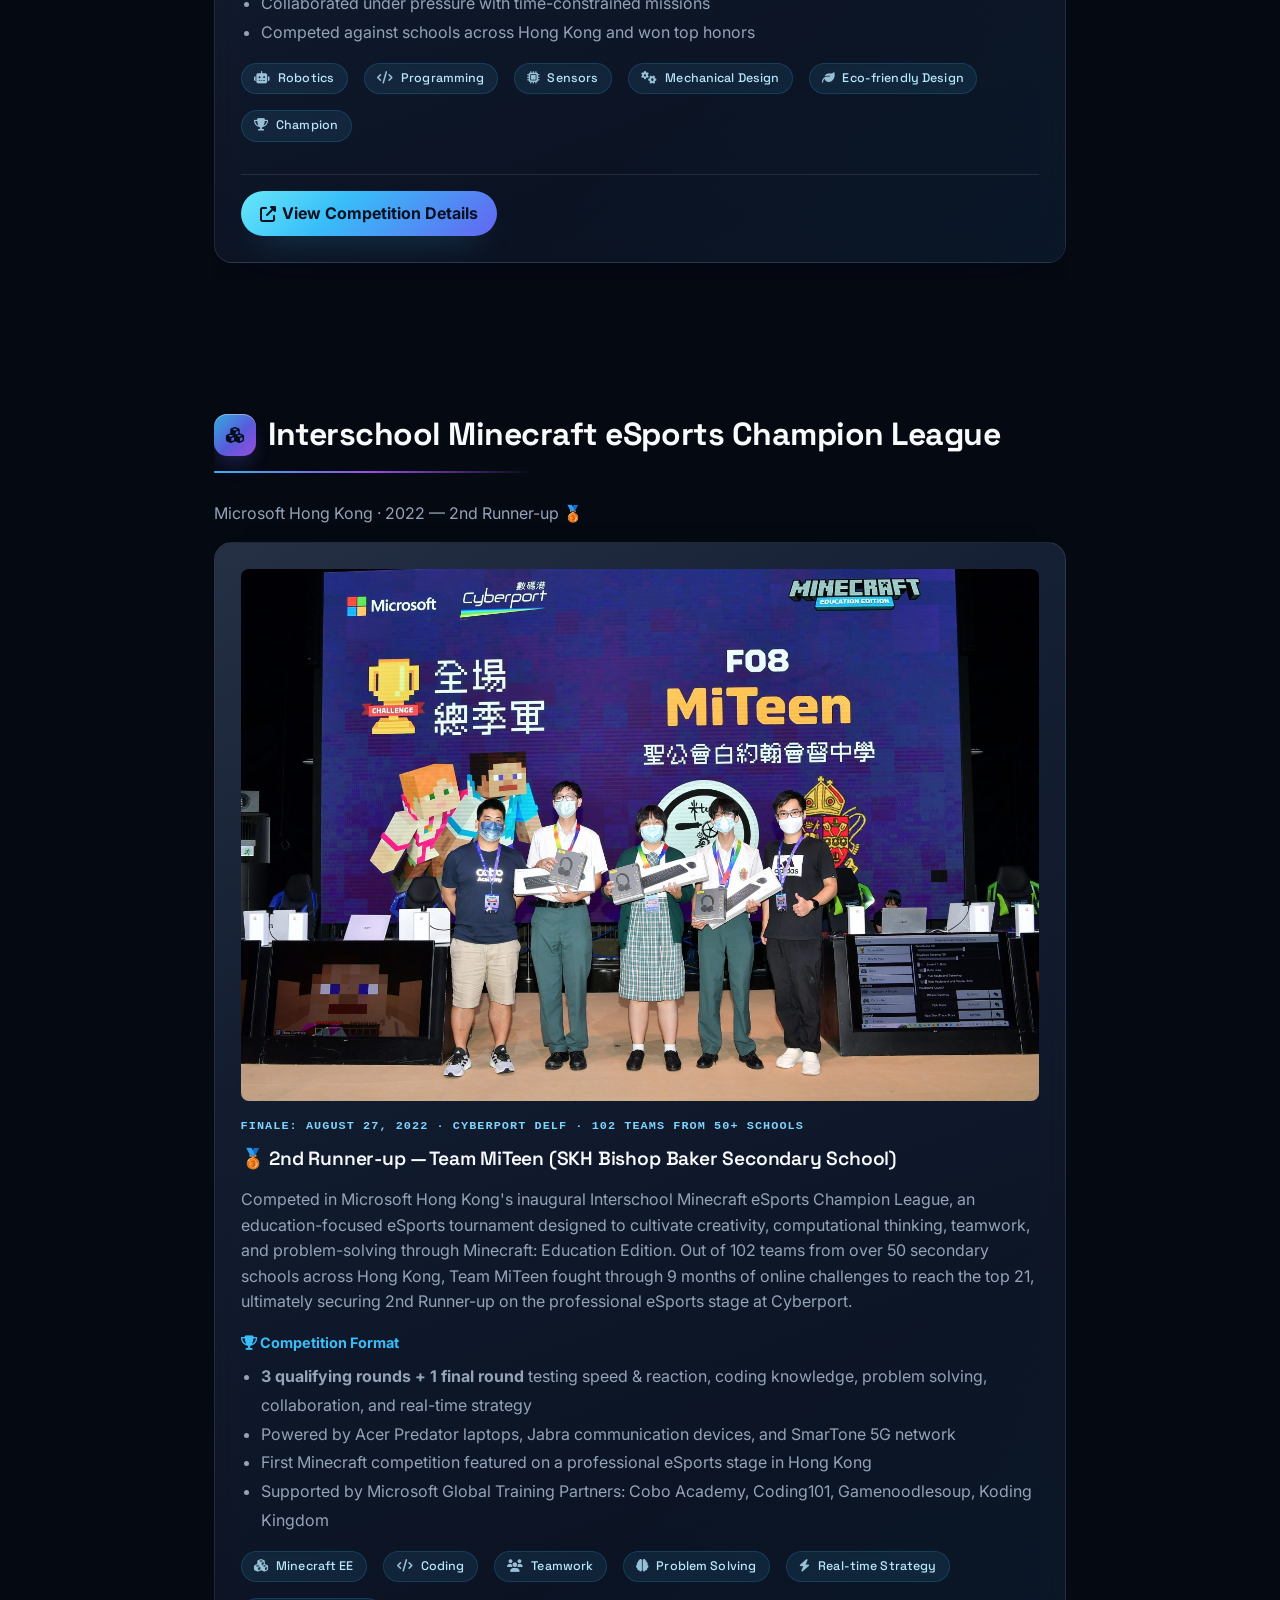
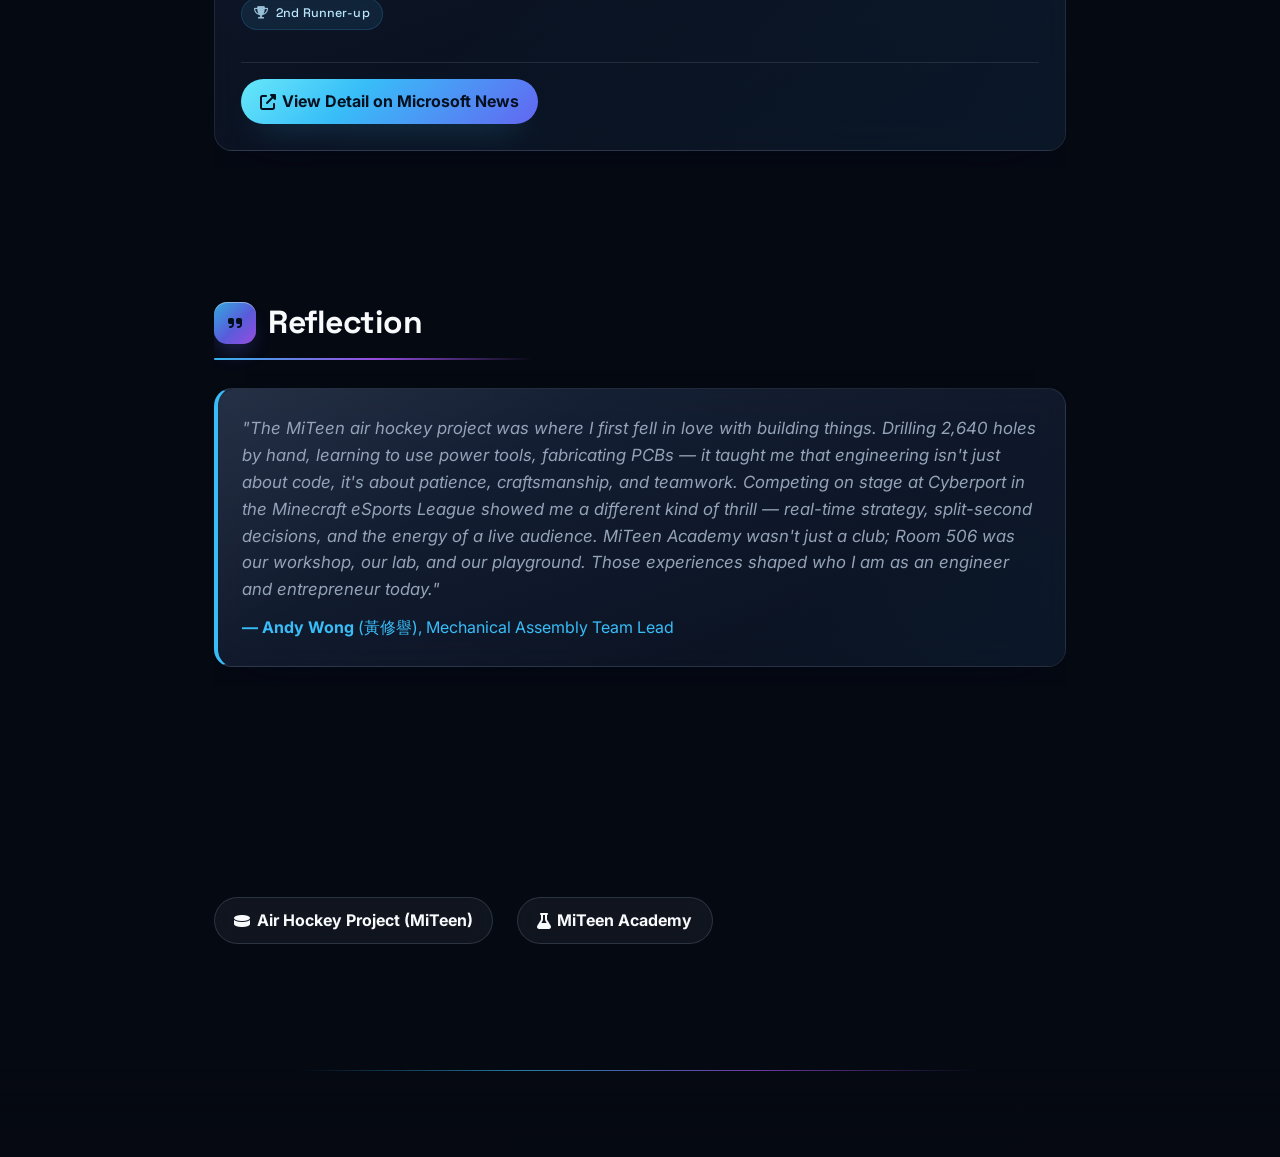
<file: cn/secondary-school.html>
<!DOCTYPE html>
<html lang="zh-Hans" style="scroll-behavior: smooth;">
<head>
  <meta charset="UTF-8">
  <meta name="viewport" content="width=device-width, initial-scale=1.0">
  <meta name="description" content="Secondary school memories of Andy Wong (黃修譽) at SKH Bishop Baker Secondary School. Featuring STEM projects: MiTeen Air Hockey Table, Minecraft eSports 2nd Runner-up, MiTeen Academy, and ICanCode Robot Competition.">
  <meta name="keywords" content="Andy Wong, 黃修譽, SKH Bishop Baker Secondary School, 聖公會白約翰會督中學, MiTeen, air hockey, 山竹, Minecraft, eSports, robot competition, ICanCode, STEM, secondary school, memories">
  <meta name="author" content="Andy Wong">
  <meta property="og:title" content="Andy Wong's (黃修譽) School Memories">
  <meta property="og:description" content="Secondary school STEM memories: Air Hockey Table, Minecraft eSports 2nd Runner-up, MiTeen Academy & Robot Competition at SKH Bishop Baker Secondary School.">
  <meta property="og:type" content="website">
  <meta property="og:url" content="https://sywongca.student.ust.hk/cn/secondary-school.html">
  <meta name="twitter:card" content="summary">
  <link rel="canonical" href="https://sywongca.student.ust.hk/cn/secondary-school.html">
  <link rel="alternate" hreflang="en" href="https://sywongca.student.ust.hk/en/secondary-school.html">
  <link rel="alternate" hreflang="zh-Hant" href="https://sywongca.student.ust.hk/hk/secondary-school.html">
  <link rel="alternate" hreflang="zh-Hans" href="https://sywongca.student.ust.hk/cn/secondary-school.html">
  <link rel="alternate" hreflang="x-default" href="https://sywongca.student.ust.hk/en/secondary-school.html">
  <link rel="icon" type="image/x-icon" href="../images/favicon.ico">
  <link rel="icon" type="image/png" sizes="32x32" href="../images/favicon.ico">
  <link rel="apple-touch-icon" sizes="180x180" href="../images/apple-touch-icon.png">
  <title>Andy Wong (黄修誉) 校园回忆</title>
  <link rel="stylesheet" href="../styles.css">
  <link rel="preconnect" href="https://fonts.googleapis.com">
  <link rel="preconnect" href="https://fonts.gstatic.com" crossorigin>
  <link href="https://fonts.googleapis.com/css2?family=Inter:wght@400;500;600;700;800&family=Space+Grotesk:wght@500;600;700&amp;display=swap" rel="stylesheet">
  <link rel="stylesheet" href="https://cdnjs.cloudflare.com/ajax/libs/font-awesome/6.4.0/css/all.min.css">
  <script src="../script.js" defer></script>

  <!-- JSON-LD Structured Data -->
  <script type="application/ld+json">
  {
    "@context": "https://schema.org",
    "@type": "WebSite",
    "name": "Andy Wong's (黃修譽) School Memories",
    "url": "https://sywongca.student.ust.hk/secondary-school.html",
    "description": "Secondary school STEM memories of Andy Wong (黃修譽) at SKH Bishop Baker Secondary School",
    "inLanguage": ["zh-Hans"]
  }
  </script>

  <script type="application/ld+json">
  {
    "@context": "https://schema.org",
    "@type": "BreadcrumbList",
    "itemListElement": [
      {
        "@type": "ListItem",
        "position": 1,
        "name": "Home",
        "item": "https://sywongca.student.ust.hk/cn/"
      },
      {
        "@type": "ListItem",
        "position": 2,
        "name": "School Memories",
        "item": "https://sywongca.student.ust.hk/secondary-school.html"
      }
    ]
  }
  </script>

  <!-- FAQPage Schema -->
  <script type="application/ld+json">
  {
    "@context": "https://schema.org",
    "@type": "FAQPage",
    "mainEntity": [
      {
        "@type": "Question",
        "name": "Which secondary school did Andy Wong attend?",
        "acceptedAnswer": {
          "@type": "Answer",
          "text": "Andy Wong attended SKH Bishop Baker Secondary School (聖公會白約翰會督中學) from 2017 to 2023, where he actively participated in STEM projects through the MiTeen Academy."
        }
      },
      {
        "@type": "Question",
        "name": "What STEM projects did Andy Wong do in secondary school?",
        "acceptedAnswer": {
          "@type": "Answer",
          "text": "Andy Wong was the Mechanical Assembly Team Lead for the 'Mangkhut' Electronic Air Hockey Table project (2018-2019), a 3ft x 6ft arcade machine with 2,640 air holes, Arduino Mega control, and laser scoring sensors. As part of Team MiTeen from SKH Bishop Baker Secondary School, he also won 2nd Runner-up in the Microsoft Interschool Minecraft eSports Champion League 2022, and participated in the ICanCode Robot Competition. He was an active member of MiTeen Academy, the school's STEAM innovation club."
        }
      },
      {
        "@type": "Question",
        "name": "What Minecraft competition did Andy Wong participate in?",
        "acceptedAnswer": {
          "@type": "Answer",
          "text": "Andy Wong and Team MiTeen from SKH Bishop Baker Secondary School won 2nd Runner-up in Microsoft Hong Kong's inaugural Interschool Minecraft eSports Champion League in 2022. The competition involved 102 teams from over 50 secondary schools, with 21 teams reaching the finale at Cyberport DELF 2022."
        }
      },
      {
        "@type": "Question",
        "name": "What is MiTeen Academy?",
        "acceptedAnswer": {
          "@type": "Answer",
          "text": "MiTeen Academy (米Teen) is the STEAM innovation club at SKH Bishop Baker Secondary School, based in Room 506. Members design and build engineering projects from scratch — from PCB fabrication to woodworking — meeting during lunch and after school. Andy Wong was an active member from 2018 to 2023."
        }
      }
    ]
  }
  </script>

  <script type="application/ld+json">
  {
    "@context": "https://schema.org",
    "@type": "Person",
    "name": "Andy Wong",
    "alternateName": ["Wong Sau Yu", "Double A", "AA", "DoubleA0605", "sywongca", "黃修譽"],
    "url": "https://sywongca.student.ust.hk/cn/",
    "alumniOf": [
      {
        "@type": "School",
        "name": "SKH Bishop Baker Secondary School",
        "alternateName": "聖公會白約翰會督中學"
      }
    ]
  }
  </script>
</head>
<body>

  <nav class="navbar">
    <div class="container nav-inner">
      <a href="../cn/index.html" class="logo">&lt;Andy<span>Wong</span>/&gt;</a>
      <button class="nav-toggle" aria-expanded="false" aria-label="Toggle navigation">
        <span class="hamburger"></span>
      </button>
      <div class="nav-menu">
        <ul class="nav-links">
          <li><a href="../cn/index.html#about"><i class="fas fa-user"></i> <span data-i18n="navAbout">关于</span></a></li>
          <li><a href="../cn/index.html#education"><i class="fas fa-graduation-cap"></i> <span data-i18n="navEducation">教育</span></a></li>
          <li><a href="../cn/index.html#certifications"><i class="fas fa-certificate"></i> <span data-i18n="navCertifications">认证</span></a></li>
          <li><a href="../cn/index.html#projects"><i class="fas fa-code"></i> <span data-i18n="navProjects">项目</span></a></li>
          <li><a href="../cn/index.html#contact"><i class="fas fa-envelope"></i> <span data-i18n="navContact">联系</span></a></li>
        </ul>
        <div class="lang-switcher">
          <a href="../en/secondary-school.html" class="lang-btn" hreflang="en">EN</a>
          <a href="../hk/secondary-school.html" class="lang-btn" hreflang="zh-Hant">繁</a>
          <a href="../cn/secondary-school.html" class="lang-btn lang-active" hreflang="zh-Hans">简</a>
        </div>
      </div>
    </div>
  </nav>

  <main class="container">

    <!-- Hero -->
    <section style="margin-top: 4rem; text-align: center;">
      <h1 style="font-size: 2.2rem;"><i class="fas fa-school"></i> Andy Wong's (黃修譽) School Memories</h1>
      <p style="color: var(--text-muted); margin-top: 0.5rem;">SKH Bishop Baker Secondary School · 聖公會白約翰會督中學</p>
      <p style="color: var(--text-muted);">2017 — 2023</p>
    </section>

    <!-- School Info Card -->
    <section style="margin-top: 2rem;">
      <div class="card" style="text-align: center; padding: 2rem;">
        <img src="../images/bbss.png" alt="SKH Bishop Baker Secondary School Logo" class="school-logo-img" loading="lazy" decoding="async" style="max-width: 480px; width: 100%; height: auto; margin-bottom: 1rem;">
        <h2 style="font-size: 1.5rem;">SKH Bishop Baker Secondary School</h2>
        <p style="color: var(--text-muted);">聖公會白約翰會督中學 · Yuen Long, Hong Kong</p>
        <p style="margin-top: 1rem; max-width: 600px; margin-left: auto; margin-right: auto;">
          Completed HKDSE at SKHBBSS. Actively participated in the MiTeen Academy — a school-based STEAM innovation club where students design and build engineering projects from scratch, from PCB fabrication to woodworking.
        </p>
      </div>
    </section>

    <!-- Air Hockey Project -->
    <section style="margin-top: 2.5rem;">
      <h2><i class="fas fa-hockey-puck"></i> 「山竹」Electronic Air Hockey Table</h2>
      <p style="color: var(--text-muted); margin-bottom: 1rem;">MiTeen Academy · 2018 — 2019</p>

      <div class="card">
        <img src="../images/Mangkhut.png" alt="Mangkhut Electronic Air Hockey Table" class="project-image-img" loading="lazy" decoding="async" style="width: 100%; height: auto; object-fit: cover; border-radius: 8px; margin-bottom: 1rem;">

        <div class="card-meta">Completed June 2019 · Sponsored by Caltex "Fuel Your School" & QEF</div>
        <h3>「山竹」Mangkhut — Electronic Air Hockey Arcade Machine</h3>

        <p style="margin-top: 0.75rem;">
          A full-scale 3ft × 6ft electronic air hockey table designed and built entirely by MiTeen members at SKHBBSS. The project involved hands-on experience across multiple engineering disciplines — from designing PCBs and wiring Arduino Mega controllers to drilling 2,640 air holes across 6 passes (15,840 total manual drilling operations).
        </p>

        <div style="margin-top: 1rem;">
          <h4 style="font-size: 0.9rem; color: var(--accent-primary); margin-bottom: 0.5rem;"><i class="fas fa-users"></i> My Role</h4>
          <p><strong>Mechanical Assembly Team Lead (機械裝嵌組長)</strong> — responsible for the wooden framework, panel fabrication with 2,640 precision air holes, fan matrix installation, adjustable table legs, and structural assembly of the entire machine.</p>
        </div>

        <div style="margin-top: 1rem;">
          <h4 style="font-size: 0.9rem; color: var(--accent-primary); margin-bottom: 0.5rem;"><i class="fas fa-cogs"></i> Technical Specifications</h4>
          <ul style="padding-left: 1.25rem; color: var(--text-muted); line-height: 1.8;">
            <li>Panel: 3ft × 6ft, 8mm acrylic board with 2,640 × 5mm air holes</li>
            <li>Air System: 11× DC12V 2.7A fans in matrix layout</li>
            <li>Controller: Arduino Mega 2560 with custom PCB</li>
            <li>Sensors: Laser detectors for goal scoring, IR sensors for dead zones</li>
            <li>Lighting: Addressable LED strips (red/blue/green/white) with scoring animations</li>
            <li>Audio: MP3 module with win/lose/draw sound effects and countdown warnings</li>
            <li>Power: AC220V → DC12V with solid-state relay (SSR) for fan control</li>
            <li>Scoring: Real-time LED display, timed match format with fast-paced continuous play</li>
          </ul>
        </div>

        <div style="margin-top: 1.5rem; display: flex; flex-wrap: wrap; gap: 0.5rem;">
          <span class="tech-tag"><i class="fas fa-microchip"></i> Arduino Mega</span>
          <span class="tech-tag"><i class="fas fa-plug"></i> PCB Design</span>
          <span class="tech-tag"><i class="fas fa-hammer"></i> Woodworking</span>
          <span class="tech-tag"><i class="fas fa-fan"></i> Pneumatics</span>
          <span class="tech-tag"><i class="fas fa-lightbulb"></i> LED Control</span>
          <span class="tech-tag"><i class="fas fa-ruler-combined"></i> Precision Drilling</span>
          <span class="tech-tag"><i class="fas fa-music"></i> Sound Design</span>
        </div>

        <div style="margin-top: 1.5rem; padding-top: 1rem; border-top: 1px solid var(--border-color);">
          <a href="https://miteen.hk/project/airhockey/" target="_blank" rel="noopener noreferrer" class="btn">
            <i class="fas fa-external-link-alt"></i> View Full Project on MiTeen
          </a>
        </div>
      </div>
    </section>

    <!-- MiTeen Academy -->
    <section style="margin-top: 2.5rem;">
      <h2><i class="fas fa-flask"></i> MiTeen Academy</h2>
      <p style="color: var(--text-muted); margin-bottom: 1rem;">SKHBBSS STEAM Innovation Club · 2018 — 2023</p>

      <div class="card">
        <img src="../images/MiTeen.png" alt="MiTeen Academy STEAM Innovation Club" class="project-image-img" loading="lazy" decoding="async" style="width: 100%; height: auto; object-fit: cover; border-radius: 8px; margin-bottom: 1rem;">

        <div class="card-meta">Active Member · 2018 — 2023</div>
        <h3>MiTeen Academy — School-Based STEAM Innovation Club</h3>

        <p style="margin-top: 0.75rem;">
          MiTeen Academy (米Teen) is SKHBBSS's flagship STEAM club where students go beyond textbooks — designing, prototyping, and building real engineering projects from scratch. Based in Room 506, members meet after school and during lunch to work on hands-on projects spanning electronics, programming, woodworking, and design.
        </p>

        <div style="margin-top: 1rem;">
          <h4 style="font-size: 0.9rem; color: var(--accent-primary); margin-bottom: 0.5rem;"><i class="fas fa-star"></i> My Involvement</h4>
          <ul style="padding-left: 1.25rem; color: var(--text-muted); line-height: 1.8;">
            <li>Regular attendee at lunchtime and after-school sessions in Room 506</li>
            <li>Collaborated on multiple interdisciplinary projects with 15+ club members</li>
            <li>Participated in weekly project meetings with formal agendas and minutes</li>
            <li>Learned hands-on skills: PCB fabrication, wood joinery, power tools, LED circuits</li>
            <li>Contributed to mechanical design and assembly across various builds</li>
            <li>Helped exhibit projects at public venues (e.g. Kwun Tong Waterfront Discovery Festival 2019)</li>
          </ul>
        </div>

        <div style="margin-top: 1rem; display: flex; flex-wrap: wrap; gap: 0.5rem;">
          <span class="tech-tag"><i class="fas fa-tools"></i> DIY / Making</span>
          <span class="tech-tag"><i class="fas fa-users"></i> Team Collaboration</span>
          <span class="tech-tag"><i class="fas fa-clipboard-list"></i> Project Management</span>
          <span class="tech-tag"><i class="fas fa-calendar-check"></i> Weekly Sprints</span>
          <span class="tech-tag"><i class="fas fa-chalkboard-teacher"></i> Peer Learning</span>
          <span class="tech-tag"><i class="fas fa-building"></i> Public Exhibition</span>
        </div>

        <div style="margin-top: 1.5rem; padding-top: 1rem; border-top: 1px solid var(--border-color);">
          <a href="https://miteen.hk/" target="_blank" rel="noopener noreferrer" class="btn">
            <i class="fas fa-external-link-alt"></i> Visit MiTeen Academy
          </a>
        </div>
      </div>
    </section>

    <!-- Robot Competition -->
    <section style="margin-top: 2.5rem;">
      <h2><i class="fas fa-robot"></i> ICanCode Robot Competition 2022</h2>
      <p style="color: var(--text-muted); margin-bottom: 1rem;">全港中小學機械人競賽 · 2022 — Champion in Eco-friendly Robot Design 🏆</p>

      <div class="card">
        <div class="project-image" style="background: linear-gradient(135deg, #f6d365 0%, #fda085 100%); display: flex; align-items: center; justify-content: center; font-size: 3rem; color: white; border-radius: 8px; margin-bottom: 1rem;">
          <i class="fas fa-robot"></i>
        </div>

        <div class="card-meta">Competition Year: 2022</div>
        <h3>🏆 Champion — Eco-friendly Robot Design</h3>

        <p style="margin-top: 0.75rem;">
          Won Champion in the Eco-friendly Robot Design category at the territory-wide ICanCode Hong Kong Primary & Secondary School Robot Competition. Designed and programmed an autonomous robot with sustainability-focused engineering — optimizing material usage, energy efficiency, and environmentally-conscious design principles while completing challenge missions under timed conditions.
        </p>

        <div style="margin-top: 1rem;">
          <h4 style="font-size: 0.9rem; color: var(--accent-primary); margin-bottom: 0.5rem;"><i class="fas fa-star"></i> Key Takeaways</h4>
          <ul style="padding-left: 1.25rem; color: var(--text-muted); line-height: 1.8;">
            <li>Designed and built an eco-friendly competition robot from scratch</li>
            <li>Programmed sensor-based navigation and object manipulation</li>
            <li>Applied sustainable design principles to robotics engineering</li>
            <li>Collaborated under pressure with time-constrained missions</li>
            <li>Competed against schools across Hong Kong and won top honors</li>
          </ul>
        </div>

        <div style="margin-top: 1rem; display: flex; flex-wrap: wrap; gap: 0.5rem;">
          <span class="tech-tag"><i class="fas fa-robot"></i> Robotics</span>
          <span class="tech-tag"><i class="fas fa-code"></i> Programming</span>
          <span class="tech-tag"><i class="fas fa-microchip"></i> Sensors</span>
          <span class="tech-tag"><i class="fas fa-cogs"></i> Mechanical Design</span>
          <span class="tech-tag"><i class="fas fa-leaf"></i> Eco-friendly Design</span>
          <span class="tech-tag"><i class="fas fa-trophy"></i> Champion</span>
        </div>

        <div style="margin-top: 1.5rem; padding-top: 1rem; border-top: 1px solid var(--border-color);">
          <a href="https://www.icancode.hk/robot-competition" target="_blank" rel="noopener noreferrer" class="btn">
            <i class="fas fa-external-link-alt"></i> View Competition Details
          </a>
        </div>
      </div>
    </section>

    <!-- Minecraft eSports -->
    <section style="margin-top: 2.5rem;">
      <h2><i class="fas fa-cubes"></i> Interschool Minecraft eSports Champion League</h2>
      <p style="color: var(--text-muted); margin-bottom: 1rem;">Microsoft Hong Kong · 2022 — 2nd Runner-up 🥉</p>

      <div class="card">
        <img src="../images/MINECRAFT.png" alt="Interschool Minecraft eSports Champion League" class="project-image-img" loading="lazy" decoding="async" style="width: 100%; height: auto; object-fit: cover; border-radius: 8px; margin-bottom: 1rem;">

        <div class="card-meta">Finale: August 27, 2022 · Cyberport DELF · 102 teams from 50+ schools</div>
        <h3>🥉 2nd Runner-up — Team MiTeen (SKH Bishop Baker Secondary School)</h3>

        <p style="margin-top: 0.75rem;">
          Competed in Microsoft Hong Kong's inaugural Interschool Minecraft eSports Champion League, an education-focused eSports tournament designed to cultivate creativity, computational thinking, teamwork, and problem-solving through Minecraft: Education Edition. Out of 102 teams from over 50 secondary schools across Hong Kong, Team MiTeen fought through 9 months of online challenges to reach the top 21, ultimately securing 2nd Runner-up on the professional eSports stage at Cyberport.
        </p>

        <div style="margin-top: 1rem;">
          <h4 style="font-size: 0.9rem; color: var(--accent-primary); margin-bottom: 0.5rem;"><i class="fas fa-trophy"></i> Competition Format</h4>
          <ul style="padding-left: 1.25rem; color: var(--text-muted); line-height: 1.8;">
            <li><strong>3 qualifying rounds + 1 final round</strong> testing speed & reaction, coding knowledge, problem solving, collaboration, and real-time strategy</li>
            <li>Powered by Acer Predator laptops, Jabra communication devices, and SmarTone 5G network</li>
            <li>First Minecraft competition featured on a professional eSports stage in Hong Kong</li>
            <li>Supported by Microsoft Global Training Partners: Cobo Academy, Coding101, Gamenoodlesoup, Koding Kingdom</li>
          </ul>
        </div>

        <div style="margin-top: 1rem; display: flex; flex-wrap: wrap; gap: 0.5rem;">
          <span class="tech-tag"><i class="fas fa-cubes"></i> Minecraft EE</span>
          <span class="tech-tag"><i class="fas fa-code"></i> Coding</span>
          <span class="tech-tag"><i class="fas fa-users"></i> Teamwork</span>
          <span class="tech-tag"><i class="fas fa-brain"></i> Problem Solving</span>
          <span class="tech-tag"><i class="fas fa-bolt"></i> Real-time Strategy</span>
          <span class="tech-tag"><i class="fas fa-trophy"></i> 2nd Runner-up</span>
        </div>

        <div style="margin-top: 1.5rem; padding-top: 1rem; border-top: 1px solid var(--border-color);">
          <a href="https://news.microsoft.com/en-hk/2022/08/29/microsoft-hong-kong-completes-the-finale-of-the-interschool-minecraft-esports-champion-league/" target="_blank" rel="noopener noreferrer" class="btn">
            <i class="fas fa-external-link-alt"></i> View Detail on Microsoft News
          </a>
        </div>
      </div>
    </section>

    <!-- Testimonial / Reflection -->
    <section style="margin-top: 2.5rem;">
      <h2><i class="fas fa-quote-right"></i> Reflection</h2>

      <div class="card" style="border-left: 4px solid var(--accent-primary); padding-left: 1.5rem;">
        <blockquote style="font-style: italic; font-size: 1.05rem; color: var(--text-muted); margin: 0;">
          <p>"The MiTeen air hockey project was where I first fell in love with building things. Drilling 2,640 holes by hand, learning to use power tools, fabricating PCBs — it taught me that engineering isn't just about code, it's about patience, craftsmanship, and teamwork. Competing on stage at Cyberport in the Minecraft eSports League showed me a different kind of thrill — real-time strategy, split-second decisions, and the energy of a live audience. MiTeen Academy wasn't just a club; Room 506 was our workshop, our lab, and our playground. Those experiences shaped who I am as an engineer and entrepreneur today."</p>
        </blockquote>
        <p style="margin-top: 0.75rem; color: var(--accent-primary);"><strong>— Andy Wong</strong> (黃修譽), Mechanical Assembly Team Lead</p>
      </div>
    </section>

    <!-- Links -->
    <section style="margin-top: 2rem;">
      <h2><i class="fas fa-link"></i> Related Links</h2>
      <div style="display: flex; flex-wrap: wrap; gap: 1rem; margin-top: 1rem;">
        <a href="https://miteen.hk/project/airhockey/" target="_blank" rel="noopener noreferrer" class="btn btn-ghost">
          <i class="fas fa-hockey-puck"></i> Air Hockey Project (MiTeen)
        </a>
        <a href="https://miteen.hk/" target="_blank" rel="noopener noreferrer" class="btn btn-ghost">
          <i class="fas fa-flask"></i> MiTeen Academy
        </a>
      </div>
    </section>

    <!-- Breadcrumb -->
    <nav aria-label="Breadcrumb" style="margin-top: 2.5rem; font-size: 0.85rem; color: var(--text-muted); text-align: center;">
      <a href="../cn/index.html" style="color: var(--accent-primary);">Home</a> &rsaquo; <a href="../cn/index.html#education" style="color: var(--accent-primary);">Education</a> &rsaquo; <span>School Memories</span>
    </nav>

  </main>

  <footer itemscope itemtype="https://schema.org/WPFooter">
    <div class="container">
      <small>© <time datetime="2026">2026</time> <span itemprop="copyrightHolder">Andy Wong</span> · School memories from SKH Bishop Baker Secondary School</small>
    </div>
  </footer>

</body>
</html>
</file>
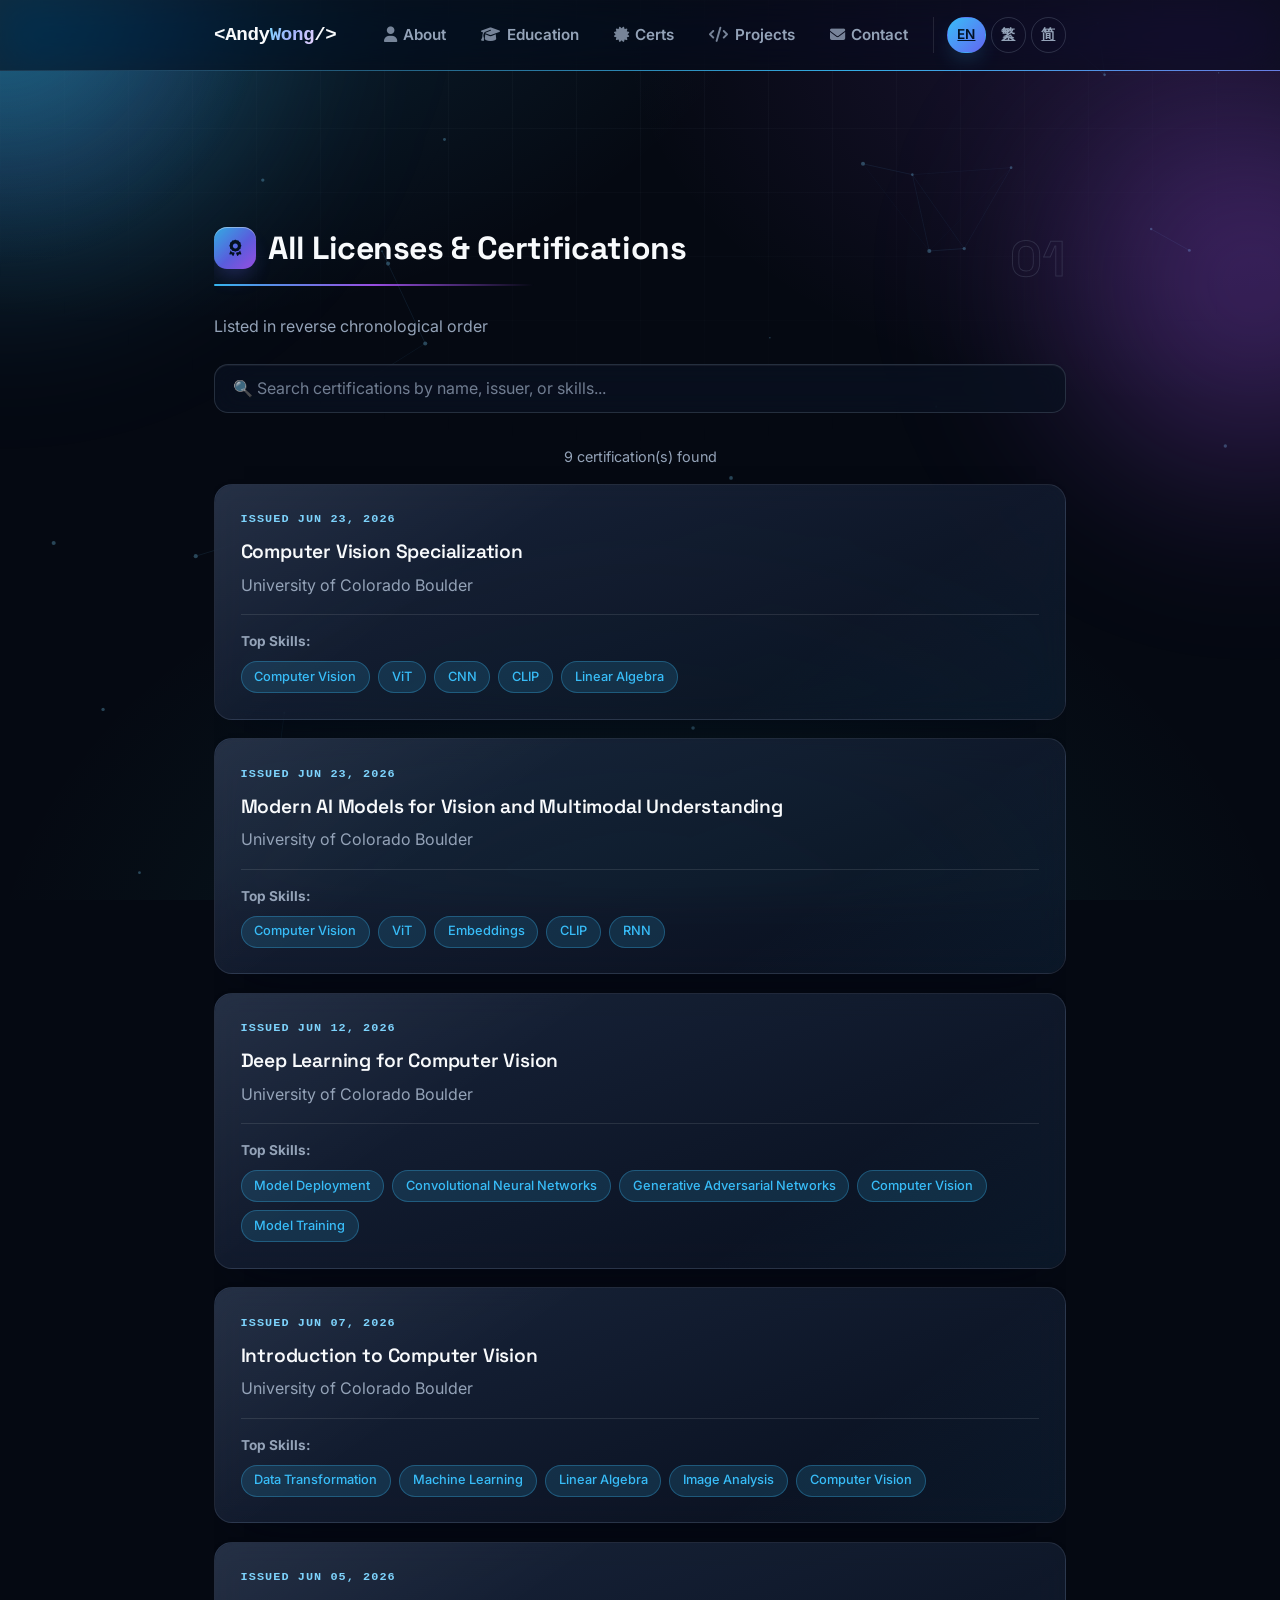
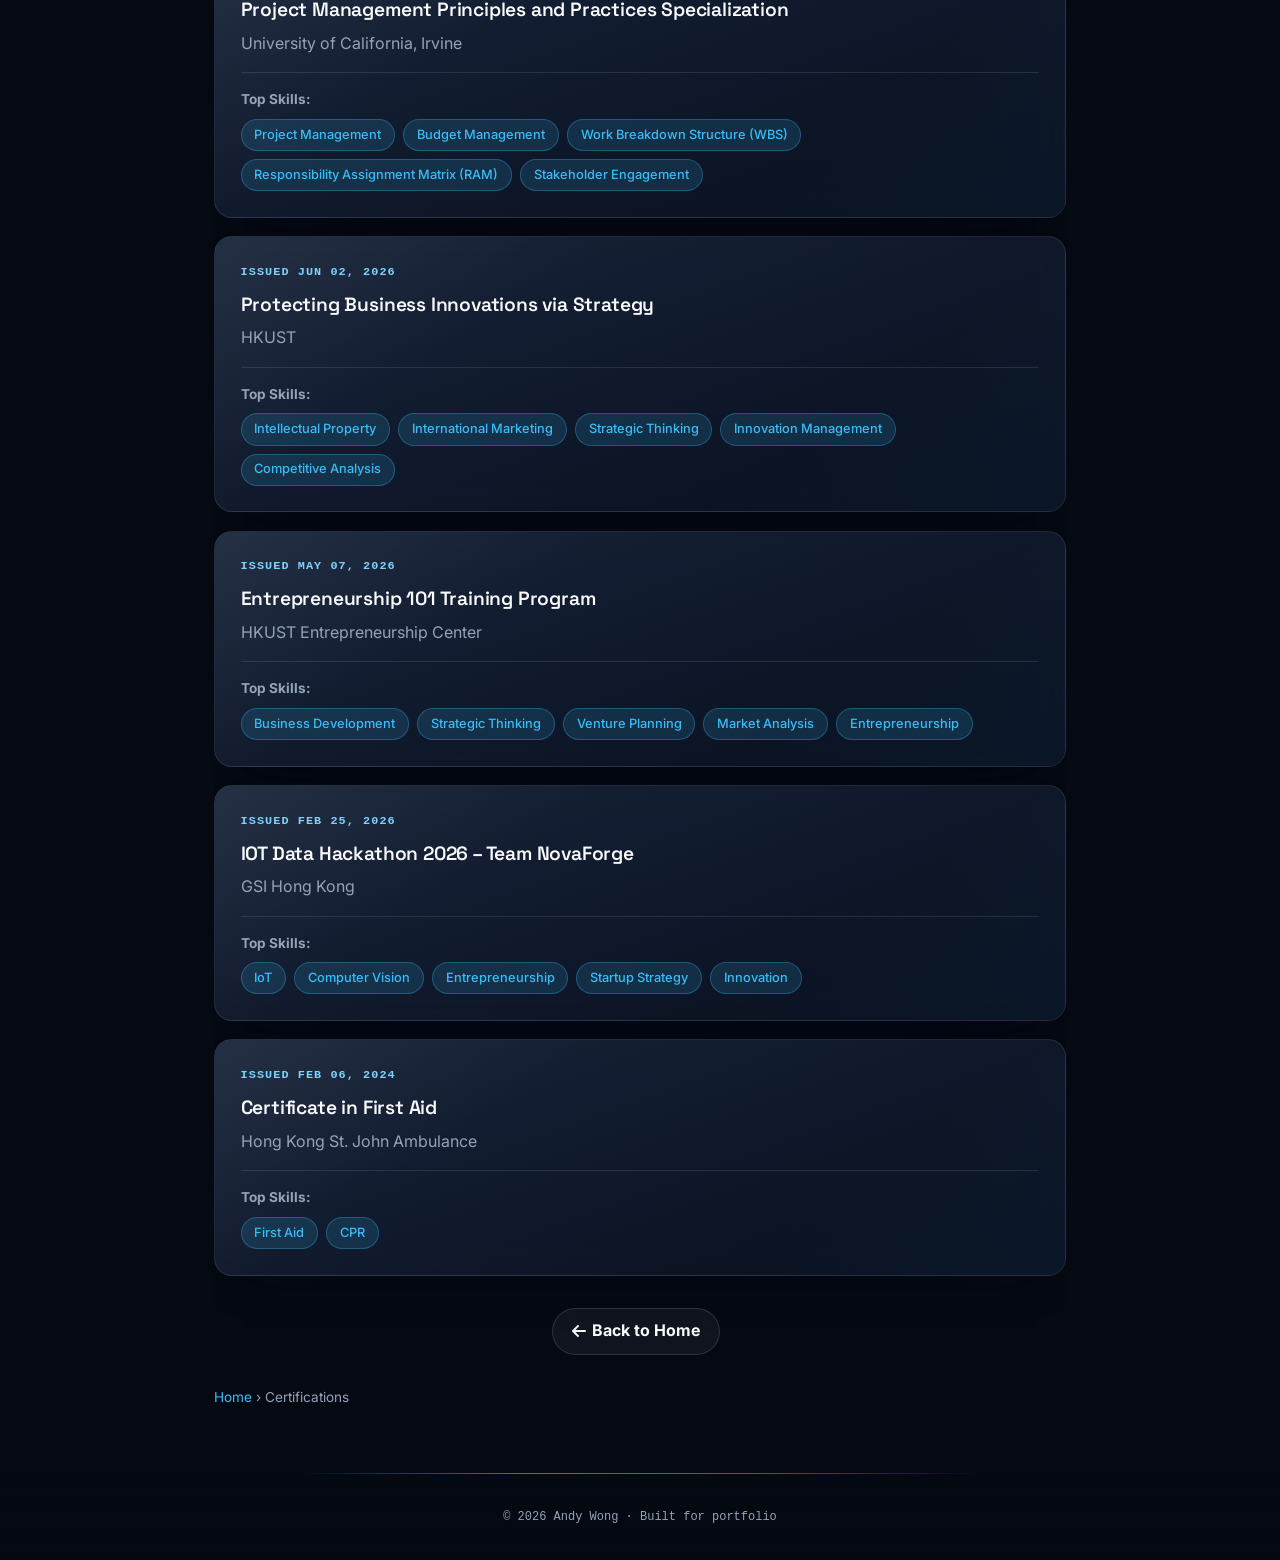
<file: en/certifications.html>
<!DOCTYPE html>
<html lang="en" style="scroll-behavior: smooth;">
<head>
  <meta charset="UTF-8">
  <meta name="viewport" content="width=device-width, initial-scale=1.0">
  <meta name="description" content="Complete list of professional certifications and licenses earned by Andy Wong (Wong Sau Yu, 黃修譽) - Software Engineer & Entrepreneur. Including credentials in Robotics, Edge AI, Entrepreneurship, and First Aid.">
  <meta name="keywords" content="certifications, licenses, professional credentials, Andy Wong, Wong Sau Yu, AA, DoubleA0605, 黃修譽, edge AI, entrepreneurship, first aid">
  <meta name="author" content="Andy Wong">
  <meta property="og:title" content="Certifications | Andy Wong">
  <meta property="og:description" content="Professional certifications and licenses in robotics, edge AI, and business innovation.">
  <meta property="og:type" content="website">
  <meta name="twitter:card" content="summary">
  <link rel="canonical" href="https://sywongca.student.ust.hk/en/certifications.html">
  <link rel="alternate" hreflang="en" href="https://sywongca.student.ust.hk/en/certifications.html">
  <link rel="alternate" hreflang="zh-Hant" href="https://sywongca.student.ust.hk/hk/certifications.html">
  <link rel="alternate" hreflang="zh-Hans" href="https://sywongca.student.ust.hk/cn/certifications.html">
  <link rel="alternate" hreflang="x-default" href="https://sywongca.student.ust.hk/en/certifications.html">
  <link rel="icon" type="image/x-icon" href="../images/favicon.ico">
  <link rel="icon" type="image/png" sizes="32x32" href="../images/favicon.ico">
  <link rel="apple-touch-icon" sizes="180x180" href="../images/apple-touch-icon.png">
  <title>Certifications | Andy Wong</title>
  <link rel="stylesheet" href="../styles.css">
  <link rel="preconnect" href="https://fonts.googleapis.com">
  <link rel="preconnect" href="https://fonts.gstatic.com" crossorigin>
  <link href="https://fonts.googleapis.com/css2?family=Inter:wght@400;500;600;700;800&family=Space+Grotesk:wght@500;600;700&amp;display=swap" rel="stylesheet">
  <link rel="stylesheet" href="https://cdnjs.cloudflare.com/ajax/libs/font-awesome/6.4.0/css/all.min.css">
  <script src="../script.js" defer></script>

  <!-- JSON-LD Structured Data -->
  <!-- WebSite Schema -->
  <script type="application/ld+json">
  {
    "@context": "https://schema.org",
    "@type": "WebSite",
    "name": "Andy Wong | Certifications",
    "url": "https://sywongca.student.ust.hk/certifications.html",
    "description": "Complete list of professional certifications and licenses earned by Andy Wong (Wong Sau Yu, 黃修譽) - Software Engineer & Entrepreneur",
    "inLanguage": ["en"]
  }
  </script>

  <script type="application/ld+json">
  {
    "@context": "https://schema.org",
    "@type": "BreadcrumbList",
    "itemListElement": [
      {
        "@type": "ListItem",
        "position": 1,
        "name": "Home",
        "item": "https://sywongca.student.ust.hk/en/"
      },
      {
        "@type": "ListItem",
        "position": 2,
        "name": "Certifications",
        "item": "https://sywongca.student.ust.hk/certifications.html"
      }
    ]
  }
  </script>

  <!-- FAQPage Schema for GEO -->
  <script type="application/ld+json">
  {
    "@context": "https://schema.org",
    "@type": "FAQPage",
    "mainEntity": [
      {
        "@type": "Question",
        "name": "What certifications does Andy Wong hold?",
        "acceptedAnswer": {
          "@type": "Answer",
          "text": "Andy Wong holds certifications in Project Management (UC Irvine), Business Innovation Strategy (HKUST), Entrepreneurship (HKUST Entrepreneurship Center), IoT Data Hackathon (GSI Hong Kong - Team NovaForge), and First Aid (Hong Kong St. John Ambulance). He also completed the Entrepreneurship 101 Training Program."
        }
      },
      {
        "@type": "Question",
        "name": "What is Andy Wong's most recent certification?",
        "acceptedAnswer": {
          "@type": "Answer",
          "text": "Andy Wong's most recent certification is the Computer Vision Specialization from the University of Colorado Boulder, issued in June 2026, covering computer vision, vision transformers (ViT), CNNs, CLIP, and linear algebra."
        }
      },
      {
        "@type": "Question",
        "name": "Does Andy Wong have any first aid certification?",
        "acceptedAnswer": {
          "@type": "Answer",
          "text": "Yes, Andy Wong holds a Certificate in First Aid issued by the Hong Kong St. John Ambulance, earned in February 2024. He also serves as a Cadet Leader at St. John Ambulance."
        }
      }
    ]
  }
  </script>

  <!-- ItemList Schema for certifications -->
  <script type="application/ld+json">
  {
    "@context": "https://schema.org",
    "@type": "ItemList",
    "itemListElement": [
      {
        "@type": "ListItem",
        "position": 1,
        "item": {
          "@type": "EducationalOccupationalCredential",
          "name": "Computer Vision Specialization",
          "issuedBy": {"@type": "Organization", "name": "University of Colorado Boulder"},
          "dateIssued": "2026-06-23"
        }
      },
      {
        "@type": "ListItem",
        "position": 2,
        "item": {
          "@type": "EducationalOccupationalCredential",
          "name": "Modern AI Models for Vision and Multimodal Understanding",
          "issuedBy": {"@type": "Organization", "name": "University of Colorado Boulder"},
          "dateIssued": "2026-06-23"
        }
      },
      {
        "@type": "ListItem",
        "position": 3,
        "item": {
          "@type": "EducationalOccupationalCredential",
          "name": "Deep Learning for Computer Vision",
          "issuedBy": {"@type": "Organization", "name": "University of Colorado Boulder"},
          "dateIssued": "2026-06-12"
        }
      },
      {
        "@type": "ListItem",
        "position": 4,
        "item": {
          "@type": "EducationalOccupationalCredential",
          "name": "Introduction to Computer Vision",
          "issuedBy": {"@type": "Organization", "name": "University of Colorado Boulder"},
          "dateIssued": "2026-06-07"
        }
      },
      {
        "@type": "ListItem",
        "position": 5,
        "item": {
          "@type": "EducationalOccupationalCredential",
          "name": "Project Management Principles and Practices Specialization",
          "issuedBy": {"@type": "Organization", "name": "University of California, Irvine"},
          "dateIssued": "2026-06-05"
        }
      },
      {
        "@type": "ListItem",
        "position": 6,
        "item": {
          "@type": "EducationalOccupationalCredential",
          "name": "Protecting Business Innovations via Strategy",
          "issuedBy": {"@type": "Organization", "name": "HKUST"},
          "dateIssued": "2026-06-02"
        }
      },
      {
        "@type": "ListItem",
        "position": 7,
        "item": {
          "@type": "EducationalOccupationalCredential",
          "name": "Entrepreneurship 101 Training Program",
          "issuedBy": {"@type": "Organization", "name": "HKUST Entrepreneurship Center"},
          "dateIssued": "2026-05-07"
        }
      },
      {
        "@type": "ListItem",
        "position": 8,
        "item": {
          "@type": "CompetitionCredential",
          "name": "IOT Data Hackathon 2026 – Team NovaForge",
          "issuedBy": {"@type": "Organization", "name": "GSI Hong Kong"},
          "dateIssued": "2026-02-25"
        }
      },
      {
        "@type": "ListItem",
        "position": 9,
        "item": {
          "@type": "EducationalOccupationalCredential",
          "name": "Certificate in First Aid",
          "issuedBy": {"@type": "Organization", "name": "Hong Kong St. John Ambulance"},
          "dateIssued": "2024-02-06"
        }
      }
    ]
  }
  </script>

  <script type="application/ld+json">
  {
    "@context": "https://schema.org",
    "@type": "Person",
    "name": "Andy Wong",
    "alternateName": [
      "Wong Sau Yu",
      "Double A",
      "AA",
      "AA_65",
      "DoubleA0605",
      "sywongca",
      "黃修譽",
      "Andy Wong 黃修譽",
      "黃修譽 Andy Wong",
      "Sau Yu Wong",
      "黃修譽 Wong Sau Yu",
      "Wong Sau Yu 黃修譽"
    ],
    "url": "https://sywongca.student.ust.hk/en/",
    "hasCredential": [
      {
        "@type": "EducationalOccupationalCredential",
        "name": "Computer Vision Specialization",
        "issuedBy": {
          "@type": "Organization",
          "name": "University of Colorado Boulder"
        },
        "dateIssued": "2026-06-23"
      },
      {
        "@type": "EducationalOccupationalCredential",
        "name": "Modern AI Models for Vision and Multimodal Understanding",
        "issuedBy": {
          "@type": "Organization",
          "name": "University of Colorado Boulder"
        },
        "dateIssued": "2026-06-23"
      },
      {
        "@type": "EducationalOccupationalCredential",
        "name": "Deep Learning for Computer Vision",
        "issuedBy": {
          "@type": "Organization",
          "name": "University of Colorado Boulder"
        },
        "dateIssued": "2026-06-12"
      },
      {
        "@type": "EducationalOccupationalCredential",
        "name": "Introduction to Computer Vision",
        "issuedBy": {
          "@type": "Organization",
          "name": "University of Colorado Boulder"
        },
        "dateIssued": "2026-06-07"
      },
      {
        "@type": "EducationalOccupationalCredential",
        "name": "Project Management Principles and Practices",
        "issuedBy": {
          "@type": "Organization",
          "name": "University of California, Irvine"
        },
        "dateIssued": "2026-06-05"
      },
      {
        "@type": "EducationalOccupationalCredential",
        "name": "Protecting Business Innovations via Strategy",
        "issuedBy": {
          "@type": "Organization",
          "name": "HKUST"
        },
        "dateIssued": "2026-06-02"
      },
      {
        "@type": "EducationalOccupationalCredential",
        "name": "Entrepreneurship 101 Training Program",
        "issuedBy": {
          "@type": "Organization",
          "name": "HKUST Entrepreneurship Center"
        },
        "dateIssued": "2026-05-07"
      },
      {
        "@type": "CompetitionCredential",
        "name": "IOT Data Hackathon 2026 – Team NovaForge",
        "issuedBy": {
          "@type": "Organization",
          "name": "GSI Hong Kong"
        },
        "dateIssued": "2026-02-25"
      },
      {
        "@type": "EducationalOccupationalCredential",
        "name": "Certificate in First Aid",
        "issuedBy": {
          "@type": "Organization",
          "name": "Hong Kong St. John Ambulance"
        },
        "dateIssued": "2024-02-06"
      }
    ]
  }
  </script>
</head>
<body>

  <nav class="navbar">
    <div class="container nav-inner">
      <a href="../en/index.html" class="logo">&lt;Andy<span>Wong</span>/&gt;</a>
      <button class="nav-toggle" aria-expanded="false" aria-label="Toggle navigation">
        <span class="hamburger"></span>
      </button>
      <div class="nav-menu">
        <ul class="nav-links">
          <li><a href="../en/index.html#about"><i class="fas fa-user"></i> <span data-i18n="navAbout">About</span></a></li>
          <li><a href="../en/index.html#education"><i class="fas fa-graduation-cap"></i> <span data-i18n="navEducation">Education</span></a></li>
          <li><a href="certifications.html"><i class="fas fa-certificate"></i> <span data-i18n="navCertifications">Certs</span></a></li>
          <li><a href="../en/index.html#projects"><i class="fas fa-code"></i> <span data-i18n="navProjects">Projects</span></a></li>
          <li><a href="../en/index.html#contact"><i class="fas fa-envelope"></i> <span data-i18n="navContact">Contact</span></a></li>
        </ul>
        <div class="lang-switcher">
          <a href="../en/certifications.html" class="lang-btn lang-active" hreflang="en">EN</a>
          <a href="../hk/certifications.html" class="lang-btn" hreflang="zh-Hant">繁</a>
          <a href="../cn/certifications.html" class="lang-btn" hreflang="zh-Hans">简</a>
        </div>
      </div>
    </div>
  </nav>

  <main class="container">
    
    <section id="certifications" style="margin-top: 4rem;">
      <h2><i class="fas fa-award"></i> <span data-i18n='allCertificationsTitle'>All Licenses & Certifications</span></h2>
      <p style="color: var(--text-muted); margin-bottom: 1.5rem;" data-i18n='certListedNote'>Listed in reverse chronological order</p>

      <!-- Search Filter -->
      <div style="margin-bottom: 2rem;">
        <input type="text" id="certSearch" class="cert-search-input" data-i18n="certSearchPlaceholder" placeholder="🔍 Search certifications by name, issuer, or skills..." 
               style="width: 100%; padding: 0.75rem 1rem; border: 1px solid var(--border-color); border-radius: 8px; font-size: 1rem; background-color: var(--card-bg); color: var(--text-color);">
      </div>

      <div class="cert-filter-info" style="text-align: center; margin-bottom: 1rem; color: var(--text-muted); font-size: 0.9rem;">
        <span id="certCount">9</span> <span data-i18n='certCountLabel'>certification(s) found</span>
      </div>

      <div class="card cert-card" data-cert="computer vision specialization, computer vision, vit, cnn, clip, linear algebra" itemscope itemtype="https://schema.org/EducationalOccupationalCredential">
        <div class="card-meta"><time datetime="2026-06-23" itemprop="dateIssued">Issued Jun 23, 2026</time></div>
        <h3 itemprop="name">Computer Vision Specialization</h3>
        <p itemprop="issuedBy" itemscope itemtype="https://schema.org/Organization"><span itemprop="name">University of Colorado Boulder</span></p>
        <div style="margin-top: 1rem; padding-top: 1rem; border-top: 1px solid var(--border-color);">
          <p style="font-size: 0.85rem; color: var(--text-muted); margin-bottom: 0.5rem;"><strong>Top Skills:</strong></p>
          <div style="display: flex; flex-wrap: wrap; gap: 0.5rem;">
            <span class="skill-tag">Computer Vision</span>
            <span class="skill-tag">ViT</span>
            <span class="skill-tag">CNN</span>
            <span class="skill-tag">CLIP</span>
            <span class="skill-tag">Linear Algebra</span>
          </div>
        </div>
      </div>

      <div class="card cert-card" data-cert="modern ai models for vision and multimodal understanding, computer vision, vit, embeddings, clip, rnn" itemscope itemtype="https://schema.org/EducationalOccupationalCredential">
        <div class="card-meta"><time datetime="2026-06-23" itemprop="dateIssued">Issued Jun 23, 2026</time></div>
        <h3 itemprop="name">Modern AI Models for Vision and Multimodal Understanding</h3>
        <p itemprop="issuedBy" itemscope itemtype="https://schema.org/Organization"><span itemprop="name">University of Colorado Boulder</span></p>
        <div style="margin-top: 1rem; padding-top: 1rem; border-top: 1px solid var(--border-color);">
          <p style="font-size: 0.85rem; color: var(--text-muted); margin-bottom: 0.5rem;"><strong>Top Skills:</strong></p>
          <div style="display: flex; flex-wrap: wrap; gap: 0.5rem;">
            <span class="skill-tag">Computer Vision</span>
            <span class="skill-tag">ViT</span>
            <span class="skill-tag">Embeddings</span>
            <span class="skill-tag">CLIP</span>
            <span class="skill-tag">RNN</span>
          </div>
        </div>
      </div>

      <div class="card cert-card" data-cert="deep learning for computer vision, computer vision, convolutional neural networks, generative adversarial networks, model deployment, model training, colorado, boulder" itemscope itemtype="https://schema.org/EducationalOccupationalCredential">
        <div class="card-meta"><time datetime="2026-06-12" itemprop="dateIssued">Issued Jun 12, 2026</time></div>
        <h3 itemprop="name">Deep Learning for Computer Vision</h3>
        <p itemprop="issuedBy" itemscope itemtype="https://schema.org/Organization"><span itemprop="name">University of Colorado Boulder</span></p>
        <div style="margin-top: 1rem; padding-top: 1rem; border-top: 1px solid var(--border-color);">
          <p style="font-size: 0.85rem; color: var(--text-muted); margin-bottom: 0.5rem;"><strong>Top Skills:</strong></p>
          <div style="display: flex; flex-wrap: wrap; gap: 0.5rem;">
            <span class="skill-tag">Model Deployment</span>
            <span class="skill-tag">Convolutional Neural Networks</span>
            <span class="skill-tag">Generative Adversarial Networks</span>
            <span class="skill-tag">Computer Vision</span>
            <span class="skill-tag">Model Training</span>
          </div>
        </div>
      </div>

      <div class="card cert-card" data-cert="introduction to computer vision, computer vision, image processing, edge detection, feature extraction, colorado, boulder" itemscope itemtype="https://schema.org/EducationalOccupationalCredential">
        <div class="card-meta"><time datetime="2026-06-07" itemprop="dateIssued">Issued Jun 07, 2026</time></div>
        <h3 itemprop="name">Introduction to Computer Vision</h3>
        <p itemprop="issuedBy" itemscope itemtype="https://schema.org/Organization"><span itemprop="name">University of Colorado Boulder</span></p>
        <div style="margin-top: 1rem; padding-top: 1rem; border-top: 1px solid var(--border-color);">
          <p style="font-size: 0.85rem; color: var(--text-muted); margin-bottom: 0.5rem;"><strong>Top Skills:</strong></p>
          <div style="display: flex; flex-wrap: wrap; gap: 0.5rem;">
            <span class="skill-tag">Data Transformation</span>
            <span class="skill-tag">Machine Learning</span>
            <span class="skill-tag">Linear Algebra</span>
            <span class="skill-tag">Image Analysis</span>
            <span class="skill-tag">Computer Vision</span>
          </div>
        </div>
      </div>

      <div class="card cert-card" data-cert="project management principles and practices, project management specialization, budget management, work breakdown structure (wbs), irvine" itemscope itemtype="https://schema.org/EducationalOccupationalCredential">
        <div class="card-meta"><time datetime="2026-06-05" itemprop="dateIssued">Issued Jun 05, 2026</time></div>
        <h3 itemprop="name">Project Management Principles and Practices Specialization</h3>
        <p itemprop="issuedBy" itemscope itemtype="https://schema.org/Organization"><span itemprop="name">University of California, Irvine</span></p>
        <div style="margin-top: 1rem; padding-top: 1rem; border-top: 1px solid var(--border-color);">
          <p style="font-size: 0.85rem; color: var(--text-muted); margin-bottom: 0.5rem;"><strong>Top Skills:</strong></p>
          <div style="display: flex; flex-wrap: wrap; gap: 0.5rem;">
            <span class="skill-tag">Project Management</span>
            <span class="skill-tag">Budget Management</span>
            <span class="skill-tag">Work Breakdown Structure (WBS)</span>
            <span class="skill-tag">Responsibility Assignment Matrix (RAM)</span>
            <span class="skill-tag">Stakeholder Engagement</span>
          </div>
        </div>
      </div>

      <div class="card cert-card" data-cert="protecting business innovations strategy, intellectual property, business strategy, innovation protection, hkust" itemscope itemtype="https://schema.org/EducationalOccupationalCredential">
        <div class="card-meta"><time datetime="2026-06-02" itemprop="dateIssued">Issued Jun 02, 2026</time></div>
        <h3 itemprop="name">Protecting Business Innovations via Strategy</h3>
        <p itemprop="issuedBy" itemscope itemtype="https://schema.org/Organization"><span itemprop="name">HKUST</span></p>
        <div style="margin-top: 1rem; padding-top: 1rem; border-top: 1px solid var(--border-color);">
          <p style="font-size: 0.85rem; color: var(--text-muted); margin-bottom: 0.5rem;"><strong>Top Skills:</strong></p>
          <div style="display: flex; flex-wrap: wrap; gap: 0.5rem;">
            <span class="skill-tag">Intellectual Property</span>
            <span class="skill-tag">International Marketing</span>
            <span class="skill-tag">Strategic Thinking</span>
            <span class="skill-tag">Innovation Management</span>
            <span class="skill-tag">Competitive Analysis</span>
          </div>
        </div>
      </div>

      <div class="card cert-card" data-cert="entrepreneurship 101 training program, business development, startup, venture, entrepreneurship, hkust" itemscope itemtype="https://schema.org/EducationalOccupationalCredential">
        <div class="card-meta"><time datetime="2026-05-07" itemprop="dateIssued">Issued May 07, 2026</time></div>
        <h3 itemprop="name">Entrepreneurship 101 Training Program</h3>
        <p itemprop="issuedBy" itemscope itemtype="https://schema.org/Organization"><span itemprop="name">HKUST Entrepreneurship Center</span></p>
        <div style="margin-top: 1rem; padding-top: 1rem; border-top: 1px solid var(--border-color);">
          <p style="font-size: 0.85rem; color: var(--text-muted); margin-bottom: 0.5rem;"><strong>Top Skills:</strong></p>
          <div style="display: flex; flex-wrap: wrap; gap: 0.5rem;">
            <span class="skill-tag">Business Development</span>
            <span class="skill-tag">Strategic Thinking</span>
            <span class="skill-tag">Venture Planning</span>
            <span class="skill-tag">Market Analysis</span>
            <span class="skill-tag">Entrepreneurship</span>
          </div>
        </div>
      </div>

      <div class="card cert-card" data-cert="iot data hackathon 2026 team novaforge, iot, data analysis, hackathon, innovation, gsi" itemscope itemtype="https://schema.org/CompetitionCredential">
        <div class="card-meta"><time datetime="2026-02-25" itemprop="dateIssued">Issued Feb 25, 2026</time></div>
        <h3 itemprop="name">IOT Data Hackathon 2026 – Team NovaForge</h3>
        <p itemprop="issuedBy" itemscope itemtype="https://schema.org/Organization"><span itemprop="name">GSI Hong Kong</span></p>
        <div style="margin-top: 1rem; padding-top: 1rem; border-top: 1px solid var(--border-color);">
          <p style="font-size: 0.85rem; color: var(--text-muted); margin-bottom: 0.5rem;"><strong>Top Skills:</strong></p>
          <div style="display: flex; flex-wrap: wrap; gap: 0.5rem;">
            <span class="skill-tag">IoT</span>
            <span class="skill-tag">Computer Vision</span>
            <span class="skill-tag">Entrepreneurship</span>
            <span class="skill-tag">Startup Strategy</span>
            <span class="skill-tag">Innovation</span>
          </div>
        </div>
      </div>

      <div class="card cert-card" data-cert="certificate first aid, first aid, emergency response, cpr, medical skills, st john ambulance" itemscope itemtype="https://schema.org/EducationalOccupationalCredential">
        <div class="card-meta"><time datetime="2024-02-06" itemprop="dateIssued">Issued Feb 06, 2024</time></div>
        <h3 itemprop="name">Certificate in First Aid</h3>
        <p itemprop="issuedBy" itemscope itemtype="https://schema.org/Organization"><span itemprop="name">Hong Kong St. John Ambulance</span></p>
        <div style="margin-top: 1rem; padding-top: 1rem; border-top: 1px solid var(--border-color);">
          <p style="font-size: 0.85rem; color: var(--text-muted); margin-bottom: 0.5rem;"><strong>Top Skills:</strong></p>
          <div style="display: flex; flex-wrap: wrap; gap: 0.5rem;">
            <span class="skill-tag">First Aid</span>
            <span class="skill-tag">CPR</span>
          </div>
        </div>
      </div>

      <div style="text-align: center; margin-top: 2rem;">
        <a href='../en/index.html#certifications' class='btn btn-ghost' rel='prev'><i class='fas fa-arrow-left'></i> <span data-i18n='backToHome'>Back to Home</span></a>
      </div>
    </section>

    <!-- GEO: Cross-linking back to main portfolio for entity connectivity -->
    <nav aria-label="Breadcrumb" style="margin-top: 2rem; font-size: 0.85rem; color: var(--text-muted);">
      <a href="../en/index.html" style="color: var(--accent-primary);">Home</a> &rsaquo; <span>Certifications</span>
    </nav>

  </main>

  <footer itemscope itemtype="https://schema.org/WPFooter">
    <div class="container">
      <small>© <time datetime="2026">2026</time> <span itemprop="copyrightHolder">Andy Wong</span> · Built for portfolio</small>
    </div>
  </footer>

</body>
</html>
</file>
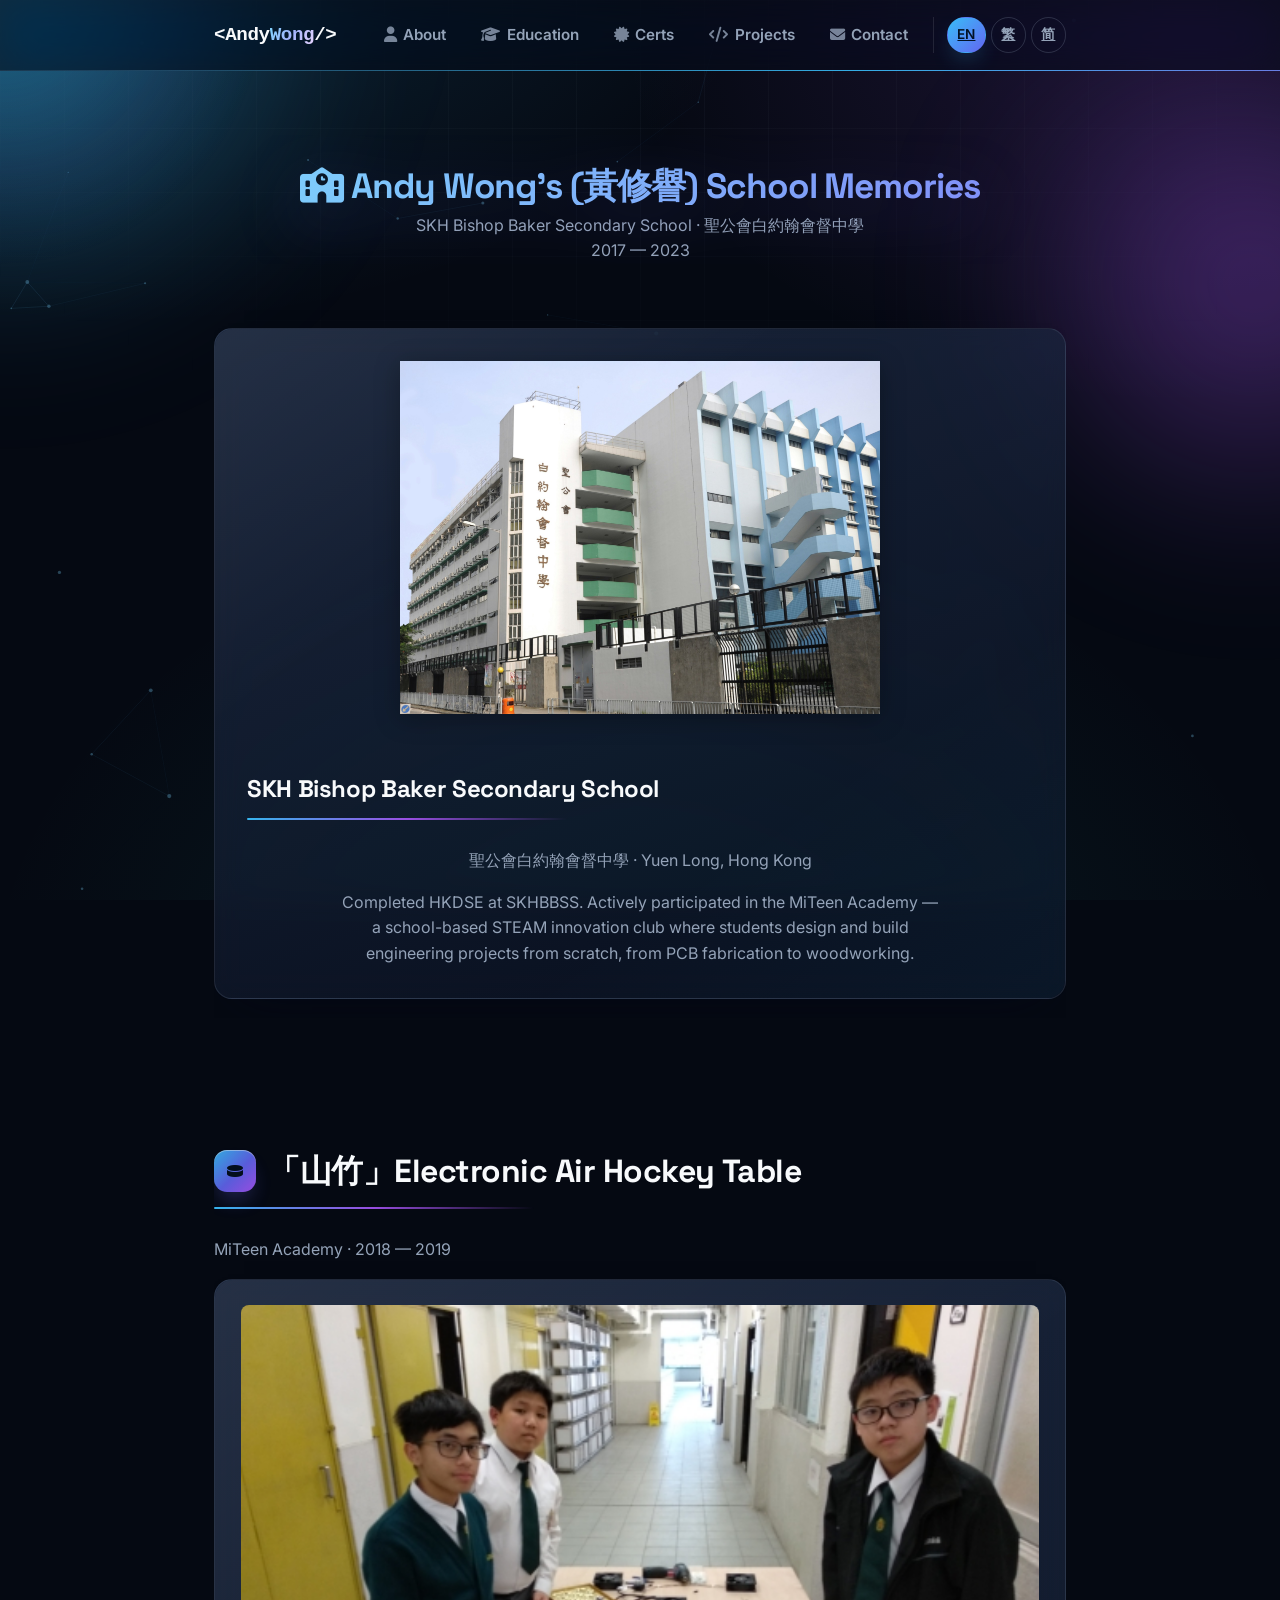
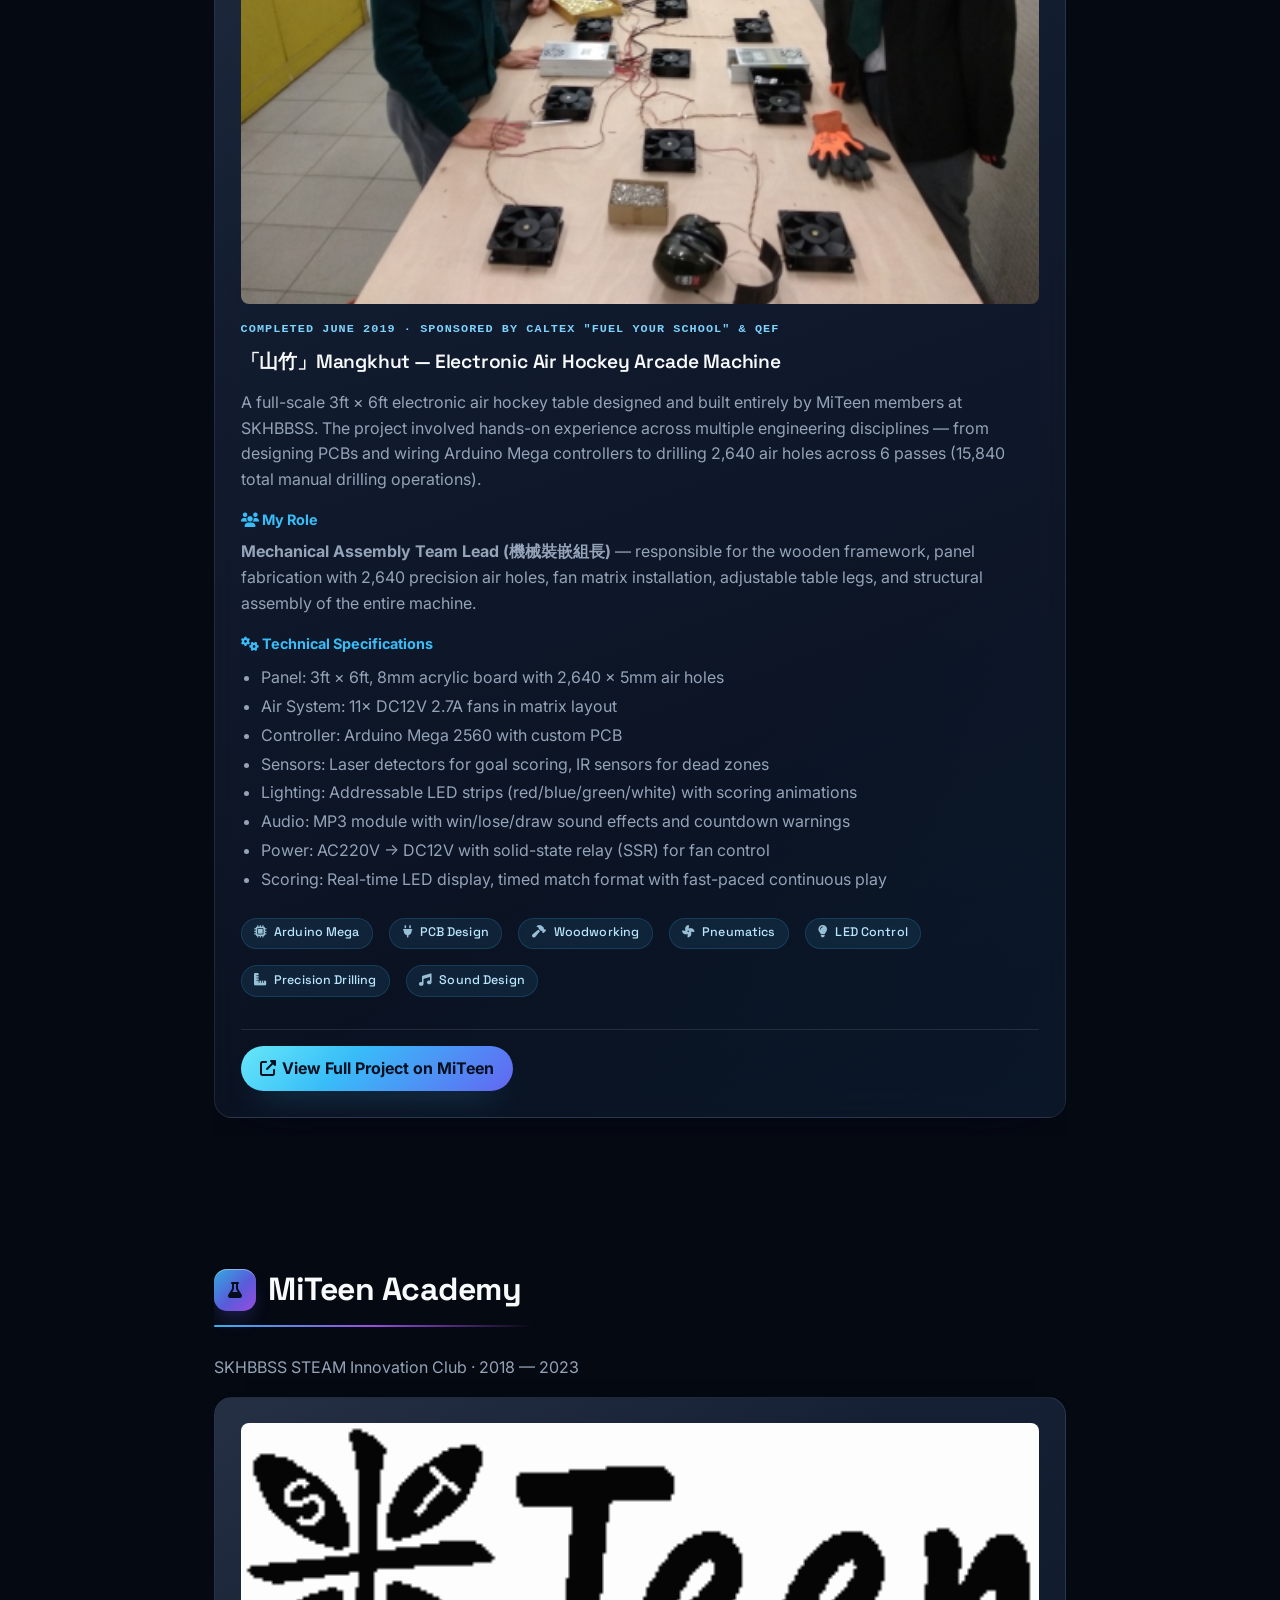
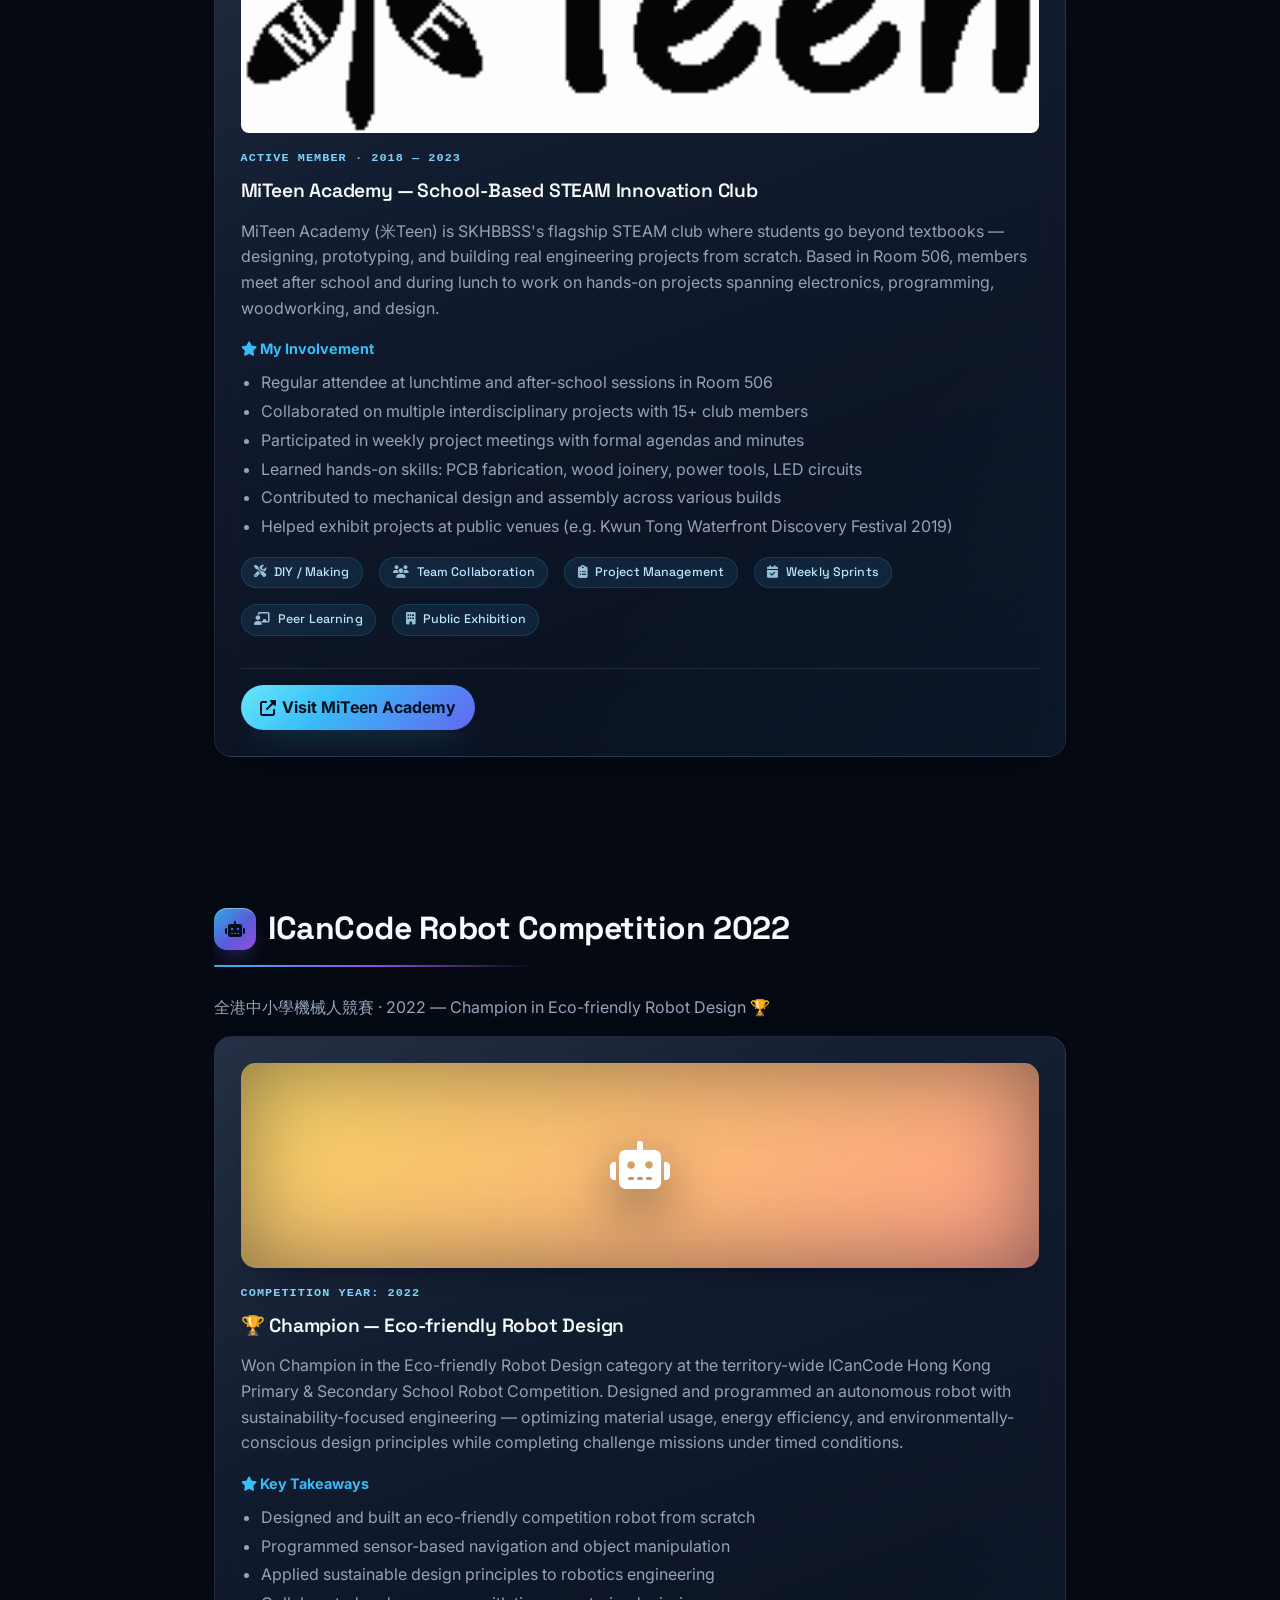
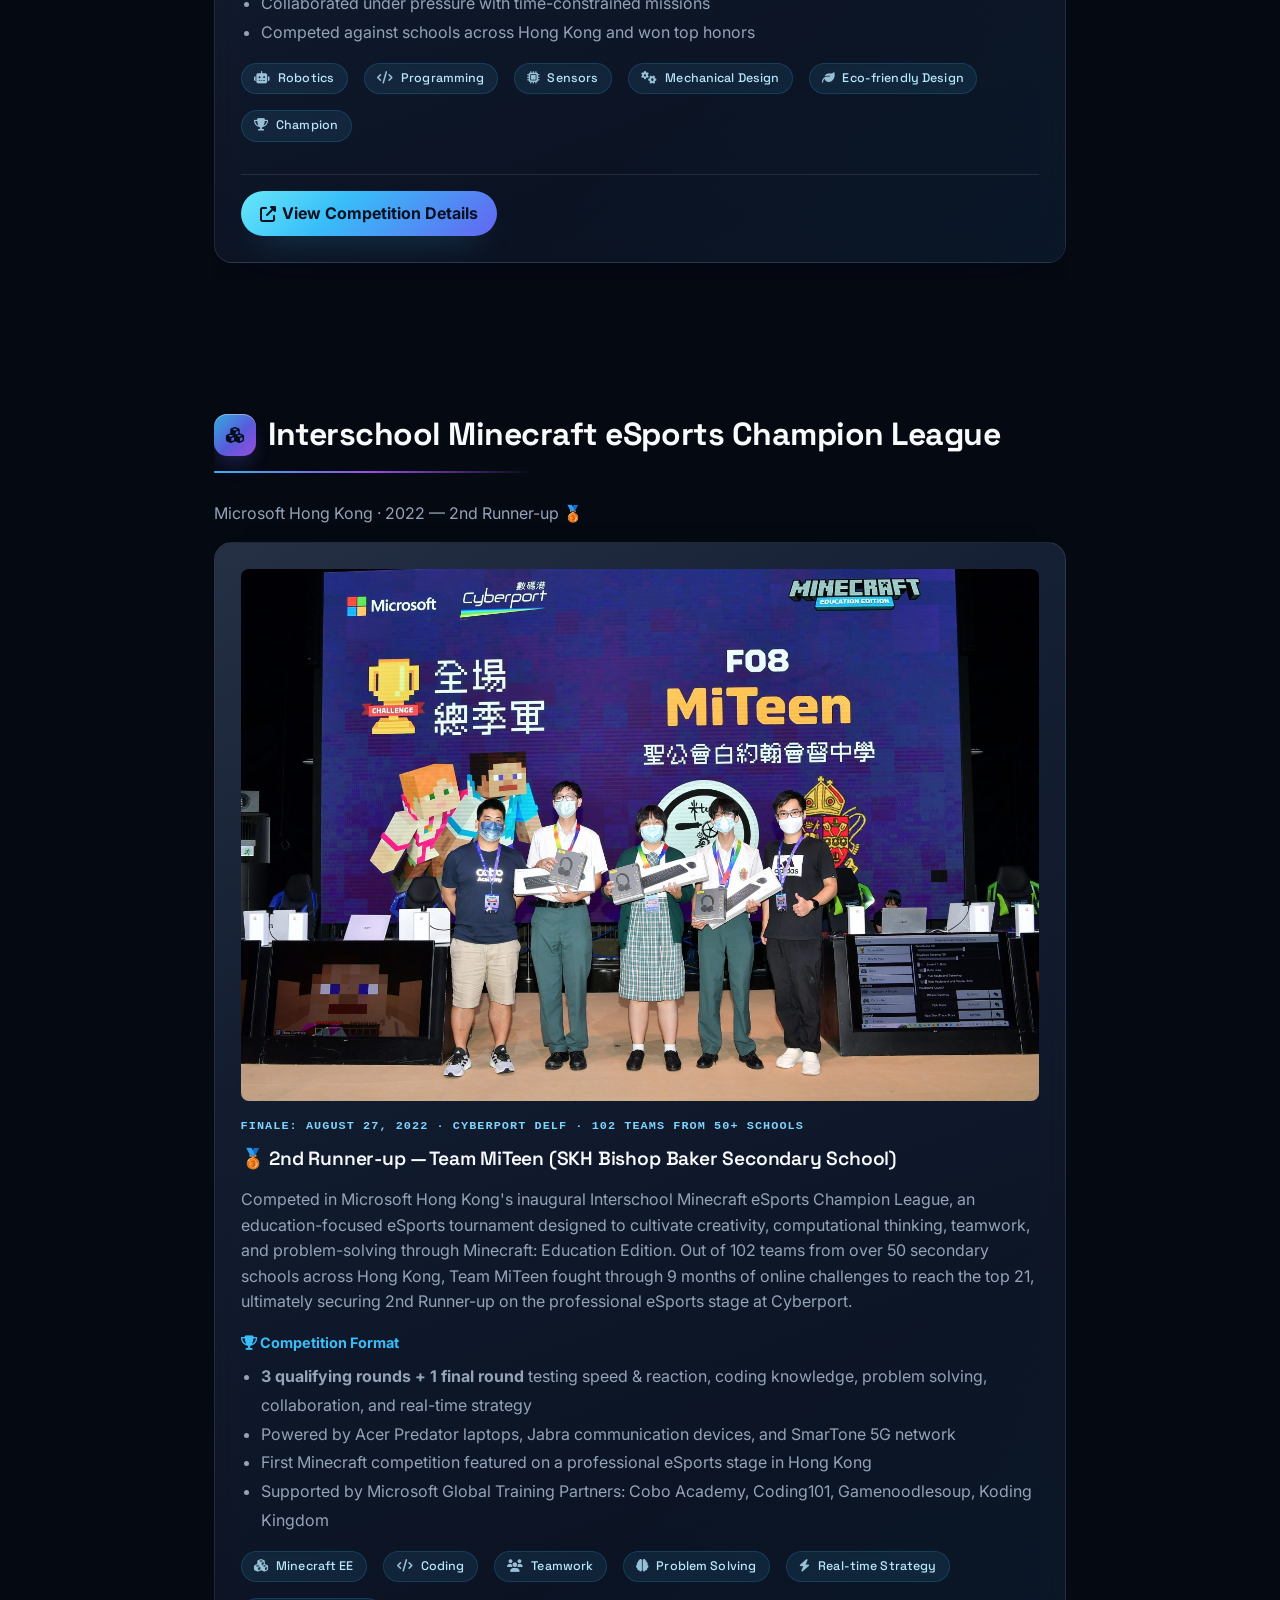
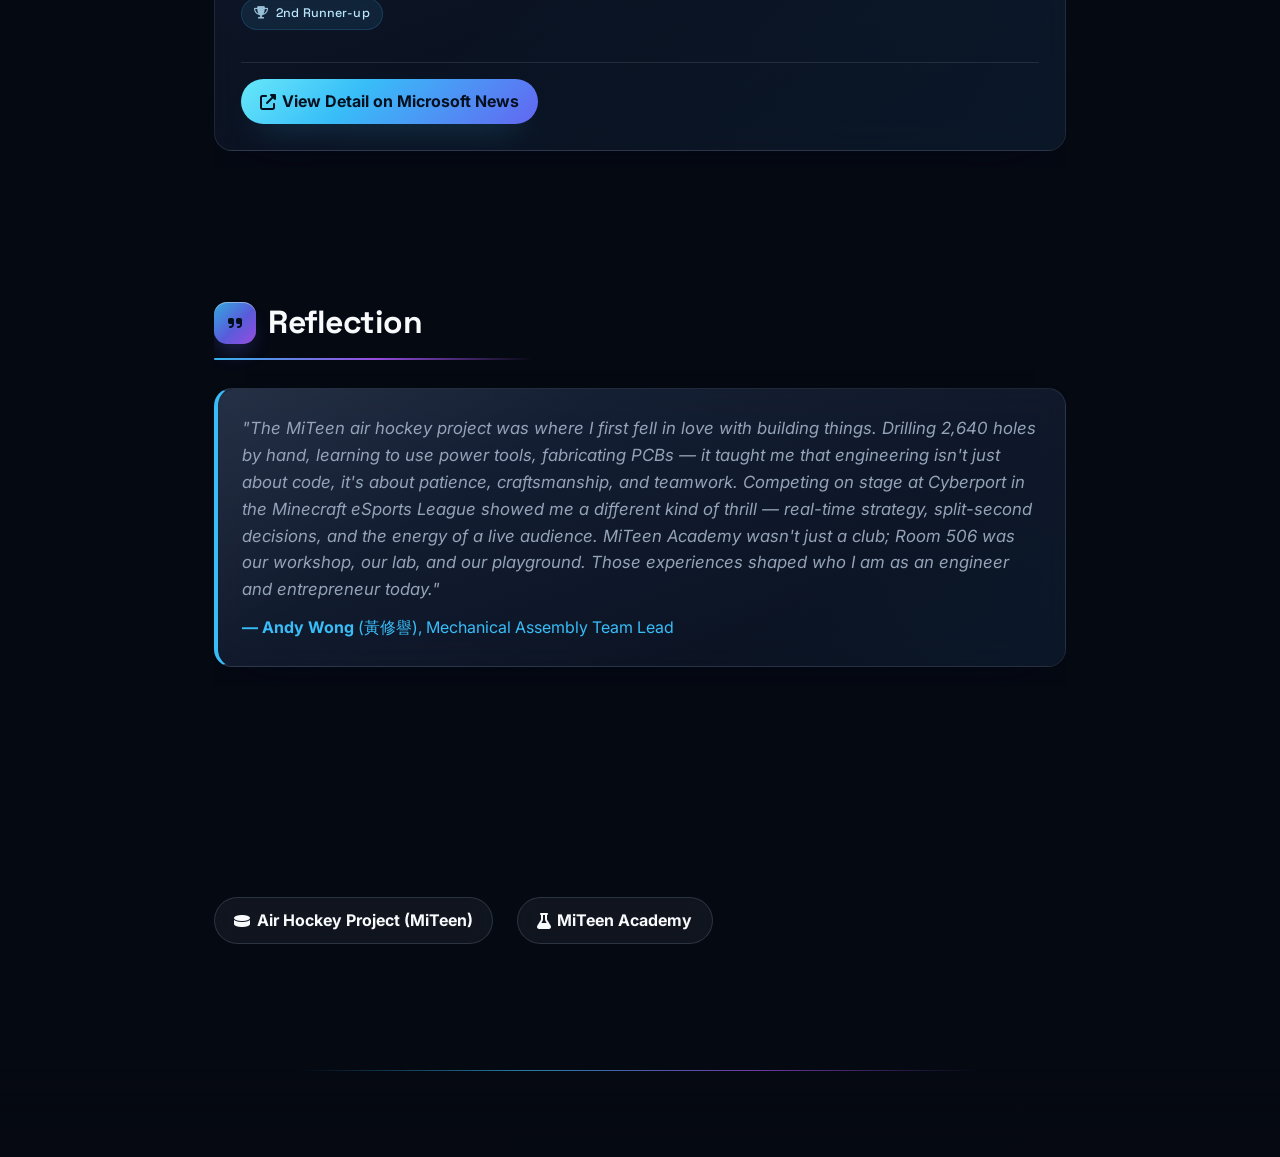
<file: en/secondary-school.html>
<!DOCTYPE html>
<html lang="en" style="scroll-behavior: smooth;">
<head>
  <meta charset="UTF-8">
  <meta name="viewport" content="width=device-width, initial-scale=1.0">
  <meta name="description" content="Secondary school memories of Andy Wong (黃修譽) at SKH Bishop Baker Secondary School. Featuring STEM projects: MiTeen Air Hockey Table, Minecraft eSports 2nd Runner-up, MiTeen Academy, and ICanCode Robot Competition.">
  <meta name="keywords" content="Andy Wong, 黃修譽, SKH Bishop Baker Secondary School, 聖公會白約翰會督中學, MiTeen, air hockey, 山竹, Minecraft, eSports, robot competition, ICanCode, STEM, secondary school, memories">
  <meta name="author" content="Andy Wong">
  <meta property="og:title" content="Andy Wong's (黃修譽) School Memories">
  <meta property="og:description" content="Secondary school STEM memories: Air Hockey Table, Minecraft eSports 2nd Runner-up, MiTeen Academy & Robot Competition at SKH Bishop Baker Secondary School.">
  <meta property="og:type" content="website">
  <meta property="og:url" content="https://sywongca.student.ust.hk/en/secondary-school.html">
  <meta name="twitter:card" content="summary">
  <link rel="canonical" href="https://sywongca.student.ust.hk/en/secondary-school.html">
  <link rel="alternate" hreflang="en" href="https://sywongca.student.ust.hk/en/secondary-school.html">
  <link rel="alternate" hreflang="zh-Hant" href="https://sywongca.student.ust.hk/hk/secondary-school.html">
  <link rel="alternate" hreflang="zh-Hans" href="https://sywongca.student.ust.hk/cn/secondary-school.html">
  <link rel="alternate" hreflang="x-default" href="https://sywongca.student.ust.hk/en/secondary-school.html">
  <link rel="icon" type="image/x-icon" href="../images/favicon.ico">
  <link rel="icon" type="image/png" sizes="32x32" href="../images/favicon.ico">
  <link rel="apple-touch-icon" sizes="180x180" href="../images/apple-touch-icon.png">
  <title>Andy Wong's (黃修譽) School Memories</title>
  <link rel="stylesheet" href="../styles.css">
  <link rel="preconnect" href="https://fonts.googleapis.com">
  <link rel="preconnect" href="https://fonts.gstatic.com" crossorigin>
  <link href="https://fonts.googleapis.com/css2?family=Inter:wght@400;500;600;700;800&family=Space+Grotesk:wght@500;600;700&amp;display=swap" rel="stylesheet">
  <link rel="stylesheet" href="https://cdnjs.cloudflare.com/ajax/libs/font-awesome/6.4.0/css/all.min.css">
  <script src="../script.js" defer></script>

  <!-- JSON-LD Structured Data -->
  <script type="application/ld+json">
  {
    "@context": "https://schema.org",
    "@type": "WebSite",
    "name": "Andy Wong's (黃修譽) School Memories",
    "url": "https://sywongca.student.ust.hk/secondary-school.html",
    "description": "Secondary school STEM memories of Andy Wong (黃修譽) at SKH Bishop Baker Secondary School",
    "inLanguage": ["en"]
  }
  </script>

  <script type="application/ld+json">
  {
    "@context": "https://schema.org",
    "@type": "BreadcrumbList",
    "itemListElement": [
      {
        "@type": "ListItem",
        "position": 1,
        "name": "Home",
        "item": "https://sywongca.student.ust.hk/en/"
      },
      {
        "@type": "ListItem",
        "position": 2,
        "name": "School Memories",
        "item": "https://sywongca.student.ust.hk/secondary-school.html"
      }
    ]
  }
  </script>

  <!-- FAQPage Schema -->
  <script type="application/ld+json">
  {
    "@context": "https://schema.org",
    "@type": "FAQPage",
    "mainEntity": [
      {
        "@type": "Question",
        "name": "Which secondary school did Andy Wong attend?",
        "acceptedAnswer": {
          "@type": "Answer",
          "text": "Andy Wong attended SKH Bishop Baker Secondary School (聖公會白約翰會督中學) from 2017 to 2023, where he actively participated in STEM projects through the MiTeen Academy."
        }
      },
      {
        "@type": "Question",
        "name": "What STEM projects did Andy Wong do in secondary school?",
        "acceptedAnswer": {
          "@type": "Answer",
          "text": "Andy Wong was the Mechanical Assembly Team Lead for the 'Mangkhut' Electronic Air Hockey Table project (2018-2019), a 3ft x 6ft arcade machine with 2,640 air holes, Arduino Mega control, and laser scoring sensors. As part of Team MiTeen from SKH Bishop Baker Secondary School, he also won 2nd Runner-up in the Microsoft Interschool Minecraft eSports Champion League 2022, and participated in the ICanCode Robot Competition. He was an active member of MiTeen Academy, the school's STEAM innovation club."
        }
      },
      {
        "@type": "Question",
        "name": "What Minecraft competition did Andy Wong participate in?",
        "acceptedAnswer": {
          "@type": "Answer",
          "text": "Andy Wong and Team MiTeen from SKH Bishop Baker Secondary School won 2nd Runner-up in Microsoft Hong Kong's inaugural Interschool Minecraft eSports Champion League in 2022. The competition involved 102 teams from over 50 secondary schools, with 21 teams reaching the finale at Cyberport DELF 2022."
        }
      },
      {
        "@type": "Question",
        "name": "What is MiTeen Academy?",
        "acceptedAnswer": {
          "@type": "Answer",
          "text": "MiTeen Academy (米Teen) is the STEAM innovation club at SKH Bishop Baker Secondary School, based in Room 506. Members design and build engineering projects from scratch — from PCB fabrication to woodworking — meeting during lunch and after school. Andy Wong was an active member from 2018 to 2023."
        }
      }
    ]
  }
  </script>

  <script type="application/ld+json">
  {
    "@context": "https://schema.org",
    "@type": "Person",
    "name": "Andy Wong",
    "alternateName": ["Wong Sau Yu", "Double A", "AA", "DoubleA0605", "sywongca", "黃修譽"],
    "url": "https://sywongca.student.ust.hk/en/",
    "alumniOf": [
      {
        "@type": "School",
        "name": "SKH Bishop Baker Secondary School",
        "alternateName": "聖公會白約翰會督中學"
      }
    ]
  }
  </script>
</head>
<body>

  <nav class="navbar">
    <div class="container nav-inner">
      <a href="../en/index.html" class="logo">&lt;Andy<span>Wong</span>/&gt;</a>
      <button class="nav-toggle" aria-expanded="false" aria-label="Toggle navigation">
        <span class="hamburger"></span>
      </button>
      <div class="nav-menu">
        <ul class="nav-links">
          <li><a href="../en/index.html#about"><i class="fas fa-user"></i> <span data-i18n="navAbout">About</span></a></li>
          <li><a href="../en/index.html#education"><i class="fas fa-graduation-cap"></i> <span data-i18n="navEducation">Education</span></a></li>
          <li><a href="../en/index.html#certifications"><i class="fas fa-certificate"></i> <span data-i18n="navCertifications">Certs</span></a></li>
          <li><a href="../en/index.html#projects"><i class="fas fa-code"></i> <span data-i18n="navProjects">Projects</span></a></li>
          <li><a href="../en/index.html#contact"><i class="fas fa-envelope"></i> <span data-i18n="navContact">Contact</span></a></li>
        </ul>
        <div class="lang-switcher">
          <a href="../en/secondary-school.html" class="lang-btn lang-active" hreflang="en">EN</a>
          <a href="../hk/secondary-school.html" class="lang-btn" hreflang="zh-Hant">繁</a>
          <a href="../cn/secondary-school.html" class="lang-btn" hreflang="zh-Hans">简</a>
        </div>
      </div>
    </div>
  </nav>

  <main class="container">

    <!-- Hero -->
    <section style="margin-top: 4rem; text-align: center;">
      <h1 style="font-size: 2.2rem;"><i class="fas fa-school"></i> Andy Wong's (黃修譽) School Memories</h1>
      <p style="color: var(--text-muted); margin-top: 0.5rem;">SKH Bishop Baker Secondary School · 聖公會白約翰會督中學</p>
      <p style="color: var(--text-muted);">2017 — 2023</p>
    </section>

    <!-- School Info Card -->
    <section style="margin-top: 2rem;">
      <div class="card" style="text-align: center; padding: 2rem;">
        <img src="../images/bbss.png" alt="SKH Bishop Baker Secondary School Logo" class="school-logo-img" loading="lazy" decoding="async" style="max-width: 480px; width: 100%; height: auto; margin-bottom: 1rem;">
        <h2 style="font-size: 1.5rem;">SKH Bishop Baker Secondary School</h2>
        <p style="color: var(--text-muted);">聖公會白約翰會督中學 · Yuen Long, Hong Kong</p>
        <p style="margin-top: 1rem; max-width: 600px; margin-left: auto; margin-right: auto;">
          Completed HKDSE at SKHBBSS. Actively participated in the MiTeen Academy — a school-based STEAM innovation club where students design and build engineering projects from scratch, from PCB fabrication to woodworking.
        </p>
      </div>
    </section>

    <!-- Air Hockey Project -->
    <section style="margin-top: 2.5rem;">
      <h2><i class="fas fa-hockey-puck"></i> 「山竹」Electronic Air Hockey Table</h2>
      <p style="color: var(--text-muted); margin-bottom: 1rem;">MiTeen Academy · 2018 — 2019</p>

      <div class="card">
        <img src="../images/Mangkhut.png" alt="Mangkhut Electronic Air Hockey Table" class="project-image-img" loading="lazy" decoding="async" style="width: 100%; height: auto; object-fit: cover; border-radius: 8px; margin-bottom: 1rem;">

        <div class="card-meta">Completed June 2019 · Sponsored by Caltex "Fuel Your School" & QEF</div>
        <h3>「山竹」Mangkhut — Electronic Air Hockey Arcade Machine</h3>

        <p style="margin-top: 0.75rem;">
          A full-scale 3ft × 6ft electronic air hockey table designed and built entirely by MiTeen members at SKHBBSS. The project involved hands-on experience across multiple engineering disciplines — from designing PCBs and wiring Arduino Mega controllers to drilling 2,640 air holes across 6 passes (15,840 total manual drilling operations).
        </p>

        <div style="margin-top: 1rem;">
          <h4 style="font-size: 0.9rem; color: var(--accent-primary); margin-bottom: 0.5rem;"><i class="fas fa-users"></i> My Role</h4>
          <p><strong>Mechanical Assembly Team Lead (機械裝嵌組長)</strong> — responsible for the wooden framework, panel fabrication with 2,640 precision air holes, fan matrix installation, adjustable table legs, and structural assembly of the entire machine.</p>
        </div>

        <div style="margin-top: 1rem;">
          <h4 style="font-size: 0.9rem; color: var(--accent-primary); margin-bottom: 0.5rem;"><i class="fas fa-cogs"></i> Technical Specifications</h4>
          <ul style="padding-left: 1.25rem; color: var(--text-muted); line-height: 1.8;">
            <li>Panel: 3ft × 6ft, 8mm acrylic board with 2,640 × 5mm air holes</li>
            <li>Air System: 11× DC12V 2.7A fans in matrix layout</li>
            <li>Controller: Arduino Mega 2560 with custom PCB</li>
            <li>Sensors: Laser detectors for goal scoring, IR sensors for dead zones</li>
            <li>Lighting: Addressable LED strips (red/blue/green/white) with scoring animations</li>
            <li>Audio: MP3 module with win/lose/draw sound effects and countdown warnings</li>
            <li>Power: AC220V → DC12V with solid-state relay (SSR) for fan control</li>
            <li>Scoring: Real-time LED display, timed match format with fast-paced continuous play</li>
          </ul>
        </div>

        <div style="margin-top: 1.5rem; display: flex; flex-wrap: wrap; gap: 0.5rem;">
          <span class="tech-tag"><i class="fas fa-microchip"></i> Arduino Mega</span>
          <span class="tech-tag"><i class="fas fa-plug"></i> PCB Design</span>
          <span class="tech-tag"><i class="fas fa-hammer"></i> Woodworking</span>
          <span class="tech-tag"><i class="fas fa-fan"></i> Pneumatics</span>
          <span class="tech-tag"><i class="fas fa-lightbulb"></i> LED Control</span>
          <span class="tech-tag"><i class="fas fa-ruler-combined"></i> Precision Drilling</span>
          <span class="tech-tag"><i class="fas fa-music"></i> Sound Design</span>
        </div>

        <div style="margin-top: 1.5rem; padding-top: 1rem; border-top: 1px solid var(--border-color);">
          <a href="https://miteen.hk/project/airhockey/" target="_blank" rel="noopener noreferrer" class="btn">
            <i class="fas fa-external-link-alt"></i> View Full Project on MiTeen
          </a>
        </div>
      </div>
    </section>

    <!-- MiTeen Academy -->
    <section style="margin-top: 2.5rem;">
      <h2><i class="fas fa-flask"></i> MiTeen Academy</h2>
      <p style="color: var(--text-muted); margin-bottom: 1rem;">SKHBBSS STEAM Innovation Club · 2018 — 2023</p>

      <div class="card">
        <img src="../images/MiTeen.png" alt="MiTeen Academy STEAM Innovation Club" class="project-image-img" loading="lazy" decoding="async" style="width: 100%; height: auto; object-fit: cover; border-radius: 8px; margin-bottom: 1rem;">

        <div class="card-meta">Active Member · 2018 — 2023</div>
        <h3>MiTeen Academy — School-Based STEAM Innovation Club</h3>

        <p style="margin-top: 0.75rem;">
          MiTeen Academy (米Teen) is SKHBBSS's flagship STEAM club where students go beyond textbooks — designing, prototyping, and building real engineering projects from scratch. Based in Room 506, members meet after school and during lunch to work on hands-on projects spanning electronics, programming, woodworking, and design.
        </p>

        <div style="margin-top: 1rem;">
          <h4 style="font-size: 0.9rem; color: var(--accent-primary); margin-bottom: 0.5rem;"><i class="fas fa-star"></i> My Involvement</h4>
          <ul style="padding-left: 1.25rem; color: var(--text-muted); line-height: 1.8;">
            <li>Regular attendee at lunchtime and after-school sessions in Room 506</li>
            <li>Collaborated on multiple interdisciplinary projects with 15+ club members</li>
            <li>Participated in weekly project meetings with formal agendas and minutes</li>
            <li>Learned hands-on skills: PCB fabrication, wood joinery, power tools, LED circuits</li>
            <li>Contributed to mechanical design and assembly across various builds</li>
            <li>Helped exhibit projects at public venues (e.g. Kwun Tong Waterfront Discovery Festival 2019)</li>
          </ul>
        </div>

        <div style="margin-top: 1rem; display: flex; flex-wrap: wrap; gap: 0.5rem;">
          <span class="tech-tag"><i class="fas fa-tools"></i> DIY / Making</span>
          <span class="tech-tag"><i class="fas fa-users"></i> Team Collaboration</span>
          <span class="tech-tag"><i class="fas fa-clipboard-list"></i> Project Management</span>
          <span class="tech-tag"><i class="fas fa-calendar-check"></i> Weekly Sprints</span>
          <span class="tech-tag"><i class="fas fa-chalkboard-teacher"></i> Peer Learning</span>
          <span class="tech-tag"><i class="fas fa-building"></i> Public Exhibition</span>
        </div>

        <div style="margin-top: 1.5rem; padding-top: 1rem; border-top: 1px solid var(--border-color);">
          <a href="https://miteen.hk/" target="_blank" rel="noopener noreferrer" class="btn">
            <i class="fas fa-external-link-alt"></i> Visit MiTeen Academy
          </a>
        </div>
      </div>
    </section>

    <!-- Robot Competition -->
    <section style="margin-top: 2.5rem;">
      <h2><i class="fas fa-robot"></i> ICanCode Robot Competition 2022</h2>
      <p style="color: var(--text-muted); margin-bottom: 1rem;">全港中小學機械人競賽 · 2022 — Champion in Eco-friendly Robot Design 🏆</p>

      <div class="card">
        <div class="project-image" style="background: linear-gradient(135deg, #f6d365 0%, #fda085 100%); display: flex; align-items: center; justify-content: center; font-size: 3rem; color: white; border-radius: 8px; margin-bottom: 1rem;">
          <i class="fas fa-robot"></i>
        </div>

        <div class="card-meta">Competition Year: 2022</div>
        <h3>🏆 Champion — Eco-friendly Robot Design</h3>

        <p style="margin-top: 0.75rem;">
          Won Champion in the Eco-friendly Robot Design category at the territory-wide ICanCode Hong Kong Primary & Secondary School Robot Competition. Designed and programmed an autonomous robot with sustainability-focused engineering — optimizing material usage, energy efficiency, and environmentally-conscious design principles while completing challenge missions under timed conditions.
        </p>

        <div style="margin-top: 1rem;">
          <h4 style="font-size: 0.9rem; color: var(--accent-primary); margin-bottom: 0.5rem;"><i class="fas fa-star"></i> Key Takeaways</h4>
          <ul style="padding-left: 1.25rem; color: var(--text-muted); line-height: 1.8;">
            <li>Designed and built an eco-friendly competition robot from scratch</li>
            <li>Programmed sensor-based navigation and object manipulation</li>
            <li>Applied sustainable design principles to robotics engineering</li>
            <li>Collaborated under pressure with time-constrained missions</li>
            <li>Competed against schools across Hong Kong and won top honors</li>
          </ul>
        </div>

        <div style="margin-top: 1rem; display: flex; flex-wrap: wrap; gap: 0.5rem;">
          <span class="tech-tag"><i class="fas fa-robot"></i> Robotics</span>
          <span class="tech-tag"><i class="fas fa-code"></i> Programming</span>
          <span class="tech-tag"><i class="fas fa-microchip"></i> Sensors</span>
          <span class="tech-tag"><i class="fas fa-cogs"></i> Mechanical Design</span>
          <span class="tech-tag"><i class="fas fa-leaf"></i> Eco-friendly Design</span>
          <span class="tech-tag"><i class="fas fa-trophy"></i> Champion</span>
        </div>

        <div style="margin-top: 1.5rem; padding-top: 1rem; border-top: 1px solid var(--border-color);">
          <a href="https://www.icancode.hk/robot-competition" target="_blank" rel="noopener noreferrer" class="btn">
            <i class="fas fa-external-link-alt"></i> View Competition Details
          </a>
        </div>
      </div>
    </section>

    <!-- Minecraft eSports -->
    <section style="margin-top: 2.5rem;">
      <h2><i class="fas fa-cubes"></i> Interschool Minecraft eSports Champion League</h2>
      <p style="color: var(--text-muted); margin-bottom: 1rem;">Microsoft Hong Kong · 2022 — 2nd Runner-up 🥉</p>

      <div class="card">
        <img src="../images/MINECRAFT.png" alt="Interschool Minecraft eSports Champion League" class="project-image-img" loading="lazy" decoding="async" style="width: 100%; height: auto; object-fit: cover; border-radius: 8px; margin-bottom: 1rem;">

        <div class="card-meta">Finale: August 27, 2022 · Cyberport DELF · 102 teams from 50+ schools</div>
        <h3>🥉 2nd Runner-up — Team MiTeen (SKH Bishop Baker Secondary School)</h3>

        <p style="margin-top: 0.75rem;">
          Competed in Microsoft Hong Kong's inaugural Interschool Minecraft eSports Champion League, an education-focused eSports tournament designed to cultivate creativity, computational thinking, teamwork, and problem-solving through Minecraft: Education Edition. Out of 102 teams from over 50 secondary schools across Hong Kong, Team MiTeen fought through 9 months of online challenges to reach the top 21, ultimately securing 2nd Runner-up on the professional eSports stage at Cyberport.
        </p>

        <div style="margin-top: 1rem;">
          <h4 style="font-size: 0.9rem; color: var(--accent-primary); margin-bottom: 0.5rem;"><i class="fas fa-trophy"></i> Competition Format</h4>
          <ul style="padding-left: 1.25rem; color: var(--text-muted); line-height: 1.8;">
            <li><strong>3 qualifying rounds + 1 final round</strong> testing speed & reaction, coding knowledge, problem solving, collaboration, and real-time strategy</li>
            <li>Powered by Acer Predator laptops, Jabra communication devices, and SmarTone 5G network</li>
            <li>First Minecraft competition featured on a professional eSports stage in Hong Kong</li>
            <li>Supported by Microsoft Global Training Partners: Cobo Academy, Coding101, Gamenoodlesoup, Koding Kingdom</li>
          </ul>
        </div>

        <div style="margin-top: 1rem; display: flex; flex-wrap: wrap; gap: 0.5rem;">
          <span class="tech-tag"><i class="fas fa-cubes"></i> Minecraft EE</span>
          <span class="tech-tag"><i class="fas fa-code"></i> Coding</span>
          <span class="tech-tag"><i class="fas fa-users"></i> Teamwork</span>
          <span class="tech-tag"><i class="fas fa-brain"></i> Problem Solving</span>
          <span class="tech-tag"><i class="fas fa-bolt"></i> Real-time Strategy</span>
          <span class="tech-tag"><i class="fas fa-trophy"></i> 2nd Runner-up</span>
        </div>

        <div style="margin-top: 1.5rem; padding-top: 1rem; border-top: 1px solid var(--border-color);">
          <a href="https://news.microsoft.com/en-hk/2022/08/29/microsoft-hong-kong-completes-the-finale-of-the-interschool-minecraft-esports-champion-league/" target="_blank" rel="noopener noreferrer" class="btn">
            <i class="fas fa-external-link-alt"></i> View Detail on Microsoft News
          </a>
        </div>
      </div>
    </section>

    <!-- Testimonial / Reflection -->
    <section style="margin-top: 2.5rem;">
      <h2><i class="fas fa-quote-right"></i> Reflection</h2>

      <div class="card" style="border-left: 4px solid var(--accent-primary); padding-left: 1.5rem;">
        <blockquote style="font-style: italic; font-size: 1.05rem; color: var(--text-muted); margin: 0;">
          <p>"The MiTeen air hockey project was where I first fell in love with building things. Drilling 2,640 holes by hand, learning to use power tools, fabricating PCBs — it taught me that engineering isn't just about code, it's about patience, craftsmanship, and teamwork. Competing on stage at Cyberport in the Minecraft eSports League showed me a different kind of thrill — real-time strategy, split-second decisions, and the energy of a live audience. MiTeen Academy wasn't just a club; Room 506 was our workshop, our lab, and our playground. Those experiences shaped who I am as an engineer and entrepreneur today."</p>
        </blockquote>
        <p style="margin-top: 0.75rem; color: var(--accent-primary);"><strong>— Andy Wong</strong> (黃修譽), Mechanical Assembly Team Lead</p>
      </div>
    </section>

    <!-- Links -->
    <section style="margin-top: 2rem;">
      <h2><i class="fas fa-link"></i> Related Links</h2>
      <div style="display: flex; flex-wrap: wrap; gap: 1rem; margin-top: 1rem;">
        <a href="https://miteen.hk/project/airhockey/" target="_blank" rel="noopener noreferrer" class="btn btn-ghost">
          <i class="fas fa-hockey-puck"></i> Air Hockey Project (MiTeen)
        </a>
        <a href="https://miteen.hk/" target="_blank" rel="noopener noreferrer" class="btn btn-ghost">
          <i class="fas fa-flask"></i> MiTeen Academy
        </a>
      </div>
    </section>

    <!-- Breadcrumb -->
    <nav aria-label="Breadcrumb" style="margin-top: 2.5rem; font-size: 0.85rem; color: var(--text-muted); text-align: center;">
      <a href="../en/index.html" style="color: var(--accent-primary);">Home</a> &rsaquo; <a href="../en/index.html#education" style="color: var(--accent-primary);">Education</a> &rsaquo; <span>School Memories</span>
    </nav>

  </main>

  <footer itemscope itemtype="https://schema.org/WPFooter">
    <div class="container">
      <small>© <time datetime="2026">2026</time> <span itemprop="copyrightHolder">Andy Wong</span> · School memories from SKH Bishop Baker Secondary School</small>
    </div>
  </footer>

</body>
</html>
</file>
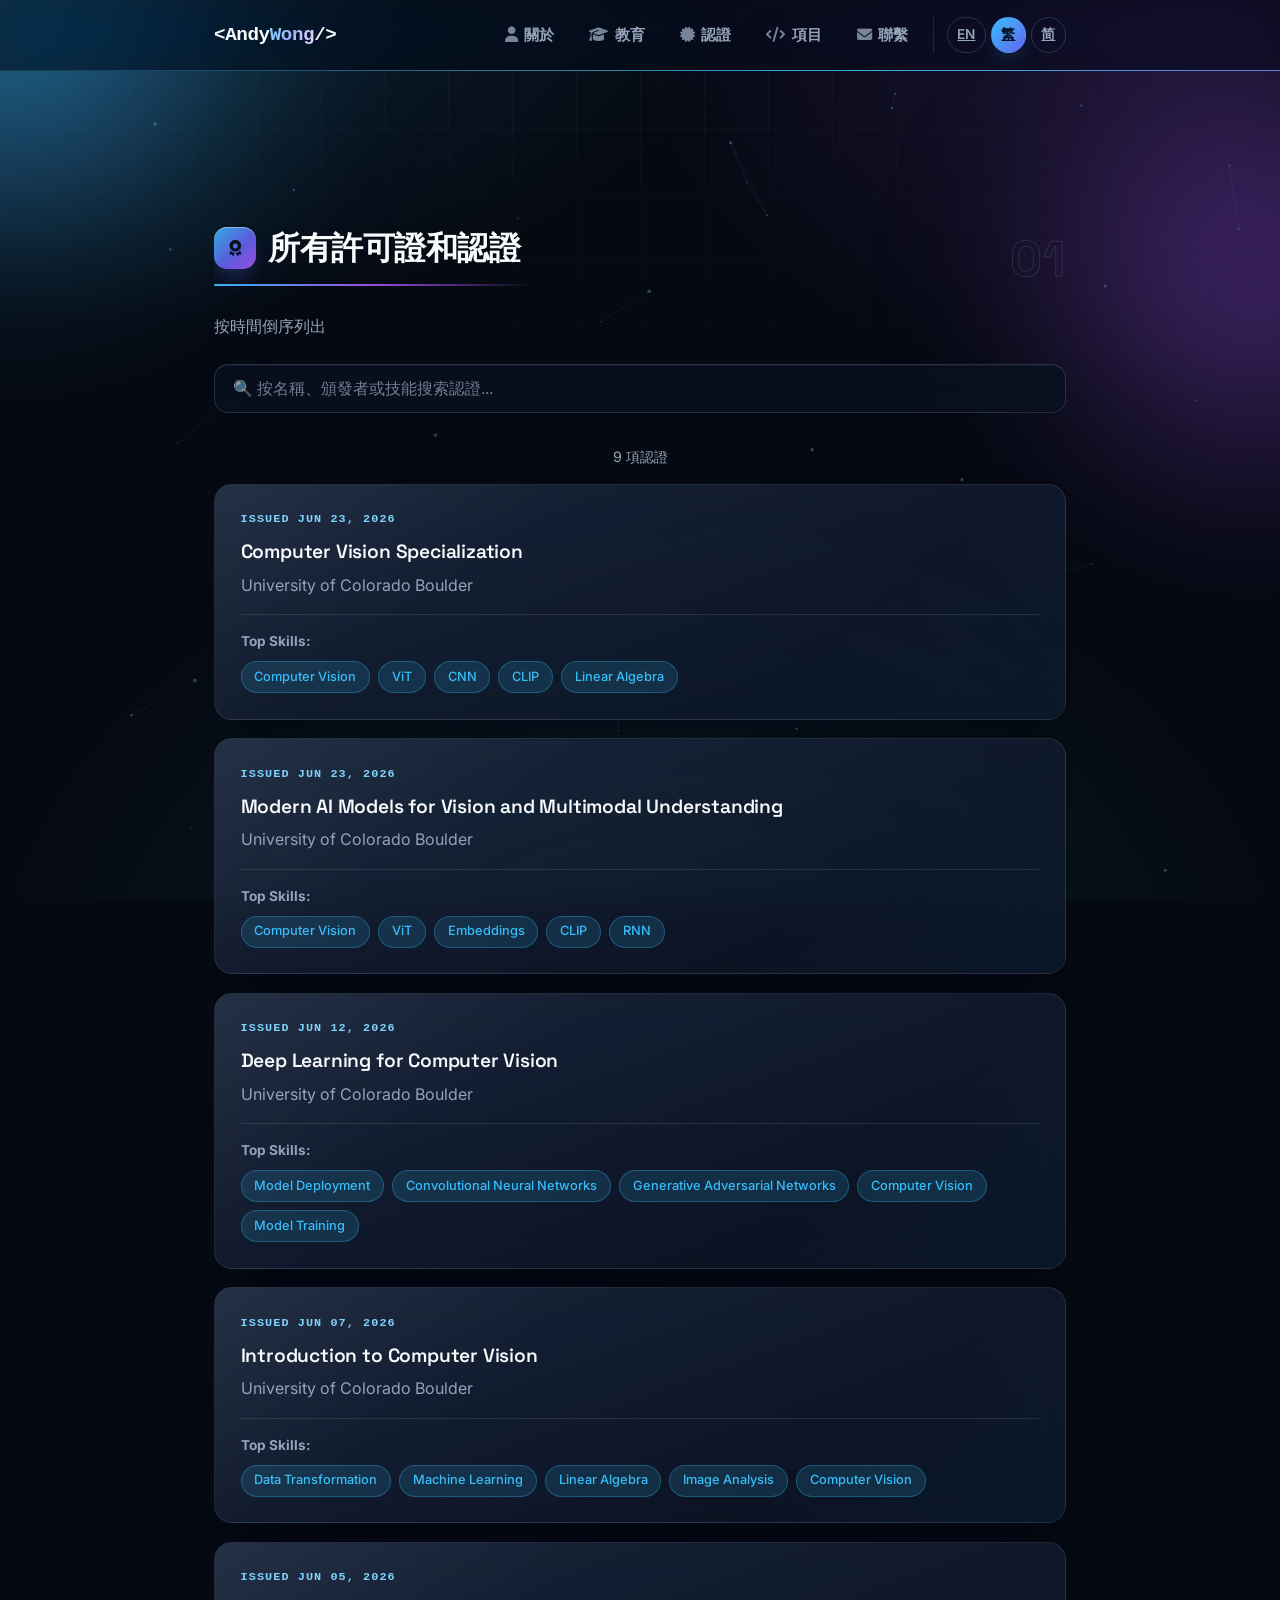
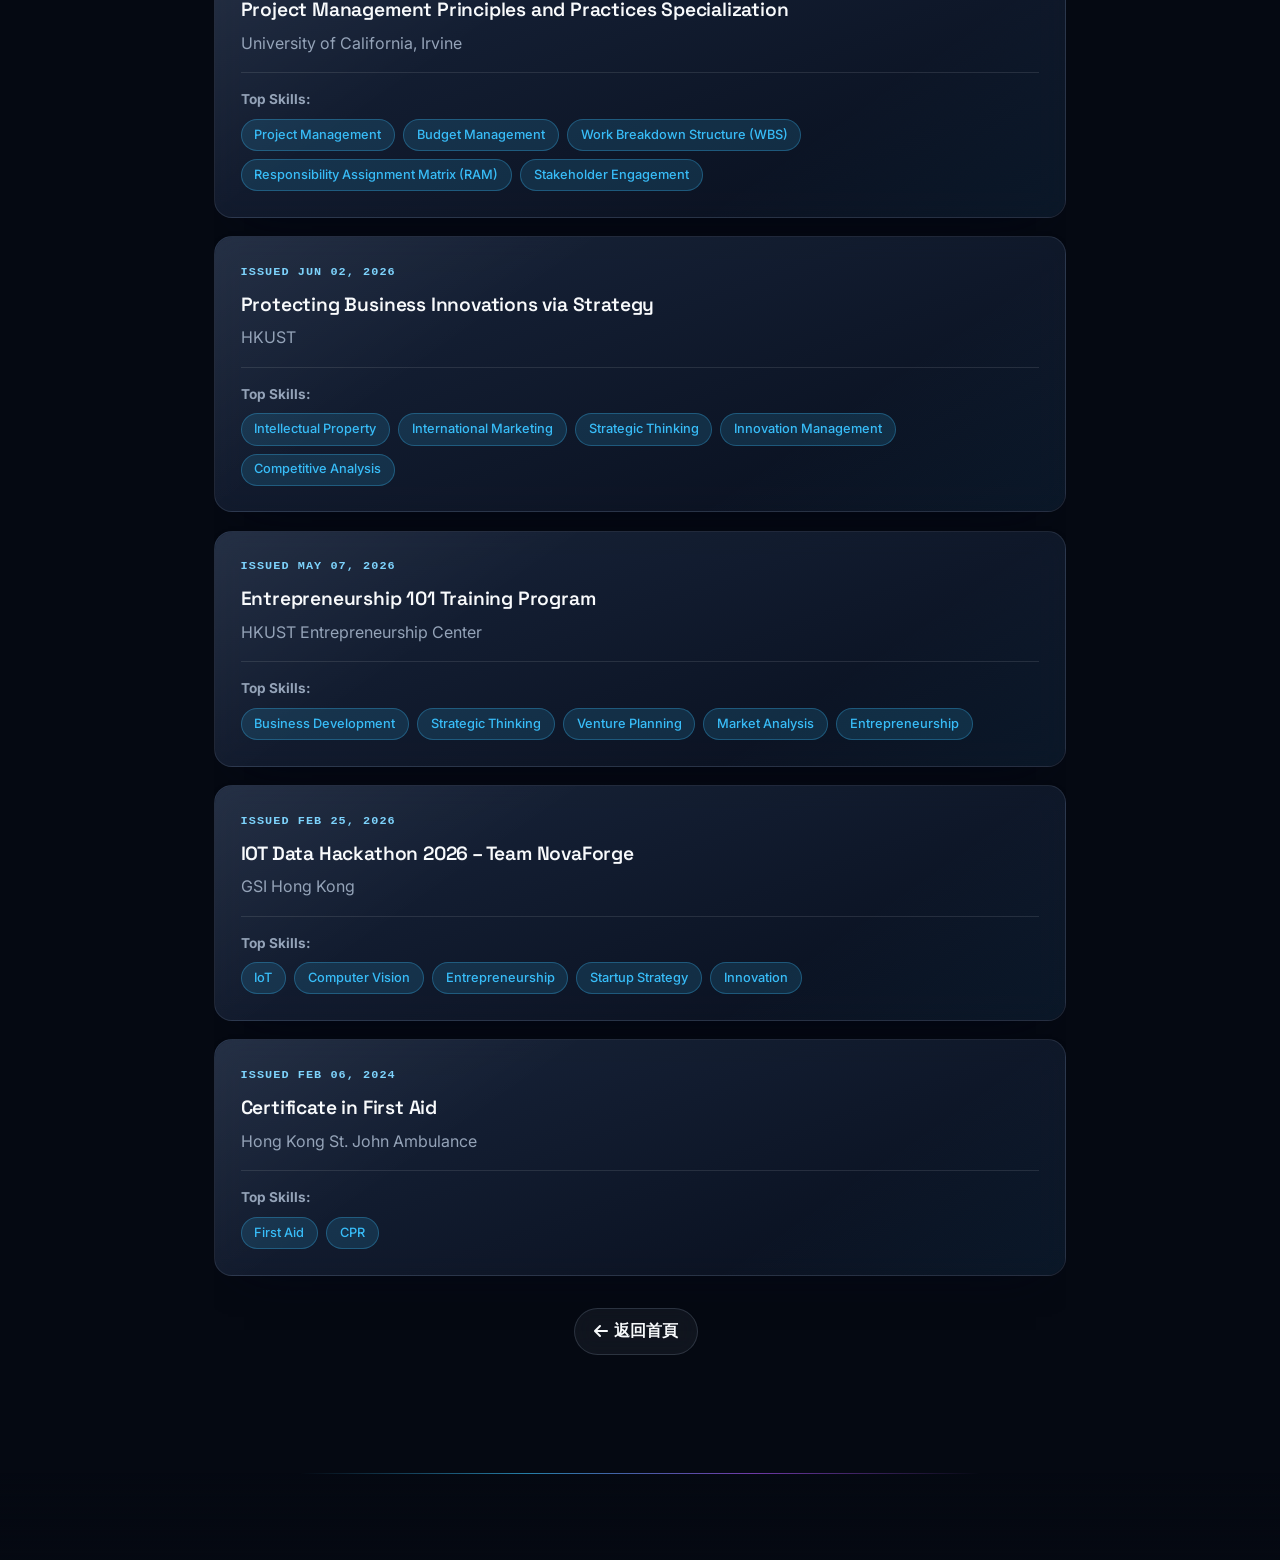
<file: hk/certifications.html>
<!DOCTYPE html>
<html lang="zh-Hant" style="scroll-behavior: smooth;">
<head>
  <meta charset="UTF-8">
  <meta name="viewport" content="width=device-width, initial-scale=1.0">
  <meta name="description" content="Complete list of professional certifications and licenses earned by Andy Wong (Wong Sau Yu, 黃修譽) - Software Engineer & Entrepreneur. Including credentials in Robotics, Edge AI, Entrepreneurship, and First Aid.">
  <meta name="keywords" content="certifications, licenses, professional credentials, Andy Wong, Wong Sau Yu, AA, DoubleA0605, 黃修譽, edge AI, entrepreneurship, first aid">
  <meta name="author" content="Andy Wong">
  <meta property="og:title" content="Certifications | Andy Wong">
  <meta property="og:description" content="Professional certifications and licenses in robotics, edge AI, and business innovation.">
  <meta property="og:type" content="website">
  <meta name="twitter:card" content="summary">
  <link rel="canonical" href="https://sywongca.student.ust.hk/hk/certifications.html">
  <link rel="alternate" hreflang="en" href="https://sywongca.student.ust.hk/en/certifications.html">
  <link rel="alternate" hreflang="zh-Hant" href="https://sywongca.student.ust.hk/hk/certifications.html">
  <link rel="alternate" hreflang="zh-Hans" href="https://sywongca.student.ust.hk/cn/certifications.html">
  <link rel="alternate" hreflang="x-default" href="https://sywongca.student.ust.hk/en/certifications.html">
  <link rel="icon" type="image/x-icon" href="../images/favicon.ico">
  <link rel="icon" type="image/png" sizes="32x32" href="../images/favicon.ico">
  <link rel="apple-touch-icon" sizes="180x180" href="../images/apple-touch-icon.png">
  <title>認證 | Andy Wong</title>
  <link rel="stylesheet" href="../styles.css">
  <link rel="preconnect" href="https://fonts.googleapis.com">
  <link rel="preconnect" href="https://fonts.gstatic.com" crossorigin>
  <link href="https://fonts.googleapis.com/css2?family=Inter:wght@400;500;600;700;800&family=Space+Grotesk:wght@500;600;700&amp;display=swap" rel="stylesheet">
  <link rel="stylesheet" href="https://cdnjs.cloudflare.com/ajax/libs/font-awesome/6.4.0/css/all.min.css">
  <script src="../script.js" defer></script>

  <!-- JSON-LD Structured Data -->
  <!-- WebSite Schema -->
  <script type="application/ld+json">
  {
    "@context": "https://schema.org",
    "@type": "WebSite",
    "name": "Andy Wong | Certifications",
    "url": "https://sywongca.student.ust.hk/certifications.html",
    "description": "Complete list of professional certifications and licenses earned by Andy Wong (Wong Sau Yu, 黃修譽) - Software Engineer & Entrepreneur",
    "inLanguage": ["zh-Hant"]
  }
  </script>

  <script type="application/ld+json">
  {
    "@context": "https://schema.org",
    "@type": "BreadcrumbList",
    "itemListElement": [
      {
        "@type": "ListItem",
        "position": 1,
        "name": "Home",
        "item": "https://sywongca.student.ust.hk/hk/"
      },
      {
        "@type": "ListItem",
        "position": 2,
        "name": "Certifications",
        "item": "https://sywongca.student.ust.hk/certifications.html"
      }
    ]
  }
  </script>

  <!-- FAQPage Schema for GEO -->
  <script type="application/ld+json">
  {
    "@context": "https://schema.org",
    "@type": "FAQPage",
    "mainEntity": [
      {
        "@type": "Question",
        "name": "What certifications does Andy Wong hold?",
        "acceptedAnswer": {
          "@type": "Answer",
          "text": "Andy Wong holds certifications in Project Management (UC Irvine), Business Innovation Strategy (HKUST), Entrepreneurship (HKUST Entrepreneurship Center), IoT Data Hackathon (GSI Hong Kong - Team NovaForge), and First Aid (Hong Kong St. John Ambulance). He also completed the Entrepreneurship 101 Training Program."
        }
      },
      {
        "@type": "Question",
        "name": "What is Andy Wong's most recent certification?",
        "acceptedAnswer": {
          "@type": "Answer",
          "text": "Andy Wong's most recent certification is the Computer Vision Specialization from the University of Colorado Boulder, issued in June 2026, covering computer vision, vision transformers (ViT), CNNs, CLIP, and linear algebra."
        }
      },
      {
        "@type": "Question",
        "name": "Does Andy Wong have any first aid certification?",
        "acceptedAnswer": {
          "@type": "Answer",
          "text": "Yes, Andy Wong holds a Certificate in First Aid issued by the Hong Kong St. John Ambulance, earned in February 2024. He also serves as a Cadet Leader at St. John Ambulance."
        }
      }
    ]
  }
  </script>

  <!-- ItemList Schema for certifications -->
  <script type="application/ld+json">
  {
    "@context": "https://schema.org",
    "@type": "ItemList",
    "itemListElement": [
      {
        "@type": "ListItem",
        "position": 1,
        "item": {
          "@type": "EducationalOccupationalCredential",
          "name": "Computer Vision Specialization",
          "issuedBy": {"@type": "Organization", "name": "University of Colorado Boulder"},
          "dateIssued": "2026-06-23"
        }
      },
      {
        "@type": "ListItem",
        "position": 2,
        "item": {
          "@type": "EducationalOccupationalCredential",
          "name": "Modern AI Models for Vision and Multimodal Understanding",
          "issuedBy": {"@type": "Organization", "name": "University of Colorado Boulder"},
          "dateIssued": "2026-06-23"
        }
      },
      {
        "@type": "ListItem",
        "position": 3,
        "item": {
          "@type": "EducationalOccupationalCredential",
          "name": "Deep Learning for Computer Vision",
          "issuedBy": {"@type": "Organization", "name": "University of Colorado Boulder"},
          "dateIssued": "2026-06-12"
        }
      },
      {
        "@type": "ListItem",
        "position": 4,
        "item": {
          "@type": "EducationalOccupationalCredential",
          "name": "Introduction to Computer Vision",
          "issuedBy": {"@type": "Organization", "name": "University of Colorado Boulder"},
          "dateIssued": "2026-06-07"
        }
      },
      {
        "@type": "ListItem",
        "position": 5,
        "item": {
          "@type": "EducationalOccupationalCredential",
          "name": "Project Management Principles and Practices Specialization",
          "issuedBy": {"@type": "Organization", "name": "University of California, Irvine"},
          "dateIssued": "2026-06-05"
        }
      },
      {
        "@type": "ListItem",
        "position": 6,
        "item": {
          "@type": "EducationalOccupationalCredential",
          "name": "Protecting Business Innovations via Strategy",
          "issuedBy": {"@type": "Organization", "name": "HKUST"},
          "dateIssued": "2026-06-02"
        }
      },
      {
        "@type": "ListItem",
        "position": 7,
        "item": {
          "@type": "EducationalOccupationalCredential",
          "name": "Entrepreneurship 101 Training Program",
          "issuedBy": {"@type": "Organization", "name": "HKUST Entrepreneurship Center"},
          "dateIssued": "2026-05-07"
        }
      },
      {
        "@type": "ListItem",
        "position": 8,
        "item": {
          "@type": "CompetitionCredential",
          "name": "IOT Data Hackathon 2026 – Team NovaForge",
          "issuedBy": {"@type": "Organization", "name": "GSI Hong Kong"},
          "dateIssued": "2026-02-25"
        }
      },
      {
        "@type": "ListItem",
        "position": 9,
        "item": {
          "@type": "EducationalOccupationalCredential",
          "name": "Certificate in First Aid",
          "issuedBy": {"@type": "Organization", "name": "Hong Kong St. John Ambulance"},
          "dateIssued": "2024-02-06"
        }
      }
    ]
  }
  </script>

  <script type="application/ld+json">
  {
    "@context": "https://schema.org",
    "@type": "Person",
    "name": "Andy Wong",
    "alternateName": [
      "Wong Sau Yu",
      "Double A",
      "AA",
      "AA_65",
      "DoubleA0605",
      "sywongca",
      "黃修譽",
      "Andy Wong 黃修譽",
      "黃修譽 Andy Wong",
      "Sau Yu Wong",
      "黃修譽 Wong Sau Yu",
      "Wong Sau Yu 黃修譽"
    ],
    "url": "https://sywongca.student.ust.hk/hk/",
    "hasCredential": [
      {
        "@type": "EducationalOccupationalCredential",
        "name": "Computer Vision Specialization",
        "issuedBy": {
          "@type": "Organization",
          "name": "University of Colorado Boulder"
        },
        "dateIssued": "2026-06-23"
      },
      {
        "@type": "EducationalOccupationalCredential",
        "name": "Modern AI Models for Vision and Multimodal Understanding",
        "issuedBy": {
          "@type": "Organization",
          "name": "University of Colorado Boulder"
        },
        "dateIssued": "2026-06-23"
      },
      {
        "@type": "EducationalOccupationalCredential",
        "name": "Deep Learning for Computer Vision",
        "issuedBy": {
          "@type": "Organization",
          "name": "University of Colorado Boulder"
        },
        "dateIssued": "2026-06-12"
      },
      {
        "@type": "EducationalOccupationalCredential",
        "name": "Introduction to Computer Vision",
        "issuedBy": {
          "@type": "Organization",
          "name": "University of Colorado Boulder"
        },
        "dateIssued": "2026-06-07"
      },
      {
        "@type": "EducationalOccupationalCredential",
        "name": "Project Management Principles and Practices",
        "issuedBy": {
          "@type": "Organization",
          "name": "University of California, Irvine"
        },
        "dateIssued": "2026-06-05"
      },
      {
        "@type": "EducationalOccupationalCredential",
        "name": "Protecting Business Innovations via Strategy",
        "issuedBy": {
          "@type": "Organization",
          "name": "HKUST"
        },
        "dateIssued": "2026-06-02"
      },
      {
        "@type": "EducationalOccupationalCredential",
        "name": "Entrepreneurship 101 Training Program",
        "issuedBy": {
          "@type": "Organization",
          "name": "HKUST Entrepreneurship Center"
        },
        "dateIssued": "2026-05-07"
      },
      {
        "@type": "CompetitionCredential",
        "name": "IOT Data Hackathon 2026 – Team NovaForge",
        "issuedBy": {
          "@type": "Organization",
          "name": "GSI Hong Kong"
        },
        "dateIssued": "2026-02-25"
      },
      {
        "@type": "EducationalOccupationalCredential",
        "name": "Certificate in First Aid",
        "issuedBy": {
          "@type": "Organization",
          "name": "Hong Kong St. John Ambulance"
        },
        "dateIssued": "2024-02-06"
      }
    ]
  }
  </script>
</head>
<body>

  <nav class="navbar">
    <div class="container nav-inner">
      <a href="../hk/index.html" class="logo">&lt;Andy<span>Wong</span>/&gt;</a>
      <button class="nav-toggle" aria-expanded="false" aria-label="Toggle navigation">
        <span class="hamburger"></span>
      </button>
      <div class="nav-menu">
        <ul class="nav-links">
          <li><a href="../hk/index.html#about"><i class="fas fa-user"></i> <span data-i18n="navAbout">關於</span></a></li>
          <li><a href="../hk/index.html#education"><i class="fas fa-graduation-cap"></i> <span data-i18n="navEducation">教育</span></a></li>
          <li><a href="certifications.html"><i class="fas fa-certificate"></i> <span data-i18n="navCertifications">認證</span></a></li>
          <li><a href="../hk/index.html#projects"><i class="fas fa-code"></i> <span data-i18n="navProjects">項目</span></a></li>
          <li><a href="../hk/index.html#contact"><i class="fas fa-envelope"></i> <span data-i18n="navContact">聯繫</span></a></li>
        </ul>
        <div class="lang-switcher">
          <a href="../en/certifications.html" class="lang-btn" hreflang="en">EN</a>
          <a href="../hk/certifications.html" class="lang-btn lang-active" hreflang="zh-Hant">繁</a>
          <a href="../cn/certifications.html" class="lang-btn" hreflang="zh-Hans">简</a>
        </div>
      </div>
    </div>
  </nav>

  <main class="container">
    
    <section id="certifications" style="margin-top: 4rem;">
      <h2><i class="fas fa-award"></i> <span data-i18n='allCertificationsTitle'>所有許可證和認證</span></h2>
      <p style="color: var(--text-muted); margin-bottom: 1.5rem;" data-i18n='certListedNote'>按時間倒序列出</p>

      <!-- Search Filter -->
      <div style="margin-bottom: 2rem;">
        <input type="text" id="certSearch" class="cert-search-input" data-i18n="certSearchPlaceholder" placeholder="🔍 按名稱、頒發者或技能搜索認證..." 
               style="width: 100%; padding: 0.75rem 1rem; border: 1px solid var(--border-color); border-radius: 8px; font-size: 1rem; background-color: var(--card-bg); color: var(--text-color);">
      </div>

      <div class="cert-filter-info" style="text-align: center; margin-bottom: 1rem; color: var(--text-muted); font-size: 0.9rem;">
        <span id="certCount">9</span> <span data-i18n='certCountLabel'>項認證</span>
      </div>

      <div class="card cert-card" data-cert="computer vision specialization, computer vision, vit, cnn, clip, linear algebra" itemscope itemtype="https://schema.org/EducationalOccupationalCredential">
        <div class="card-meta"><time datetime="2026-06-23" itemprop="dateIssued">Issued Jun 23, 2026</time></div>
        <h3 itemprop="name">Computer Vision Specialization</h3>
        <p itemprop="issuedBy" itemscope itemtype="https://schema.org/Organization"><span itemprop="name">University of Colorado Boulder</span></p>
        <div style="margin-top: 1rem; padding-top: 1rem; border-top: 1px solid var(--border-color);">
          <p style="font-size: 0.85rem; color: var(--text-muted); margin-bottom: 0.5rem;"><strong>Top Skills:</strong></p>
          <div style="display: flex; flex-wrap: wrap; gap: 0.5rem;">
            <span class="skill-tag">Computer Vision</span>
            <span class="skill-tag">ViT</span>
            <span class="skill-tag">CNN</span>
            <span class="skill-tag">CLIP</span>
            <span class="skill-tag">Linear Algebra</span>
          </div>
        </div>
      </div>

      <div class="card cert-card" data-cert="modern ai models for vision and multimodal understanding, computer vision, vit, embeddings, clip, rnn" itemscope itemtype="https://schema.org/EducationalOccupationalCredential">
        <div class="card-meta"><time datetime="2026-06-23" itemprop="dateIssued">Issued Jun 23, 2026</time></div>
        <h3 itemprop="name">Modern AI Models for Vision and Multimodal Understanding</h3>
        <p itemprop="issuedBy" itemscope itemtype="https://schema.org/Organization"><span itemprop="name">University of Colorado Boulder</span></p>
        <div style="margin-top: 1rem; padding-top: 1rem; border-top: 1px solid var(--border-color);">
          <p style="font-size: 0.85rem; color: var(--text-muted); margin-bottom: 0.5rem;"><strong>Top Skills:</strong></p>
          <div style="display: flex; flex-wrap: wrap; gap: 0.5rem;">
            <span class="skill-tag">Computer Vision</span>
            <span class="skill-tag">ViT</span>
            <span class="skill-tag">Embeddings</span>
            <span class="skill-tag">CLIP</span>
            <span class="skill-tag">RNN</span>
          </div>
        </div>
      </div>

      <div class="card cert-card" data-cert="deep learning for computer vision, computer vision, convolutional neural networks, generative adversarial networks, model deployment, model training, colorado, boulder" itemscope itemtype="https://schema.org/EducationalOccupationalCredential">
        <div class="card-meta"><time datetime="2026-06-12" itemprop="dateIssued">Issued Jun 12, 2026</time></div>
        <h3 itemprop="name">Deep Learning for Computer Vision</h3>
        <p itemprop="issuedBy" itemscope itemtype="https://schema.org/Organization"><span itemprop="name">University of Colorado Boulder</span></p>
        <div style="margin-top: 1rem; padding-top: 1rem; border-top: 1px solid var(--border-color);">
          <p style="font-size: 0.85rem; color: var(--text-muted); margin-bottom: 0.5rem;"><strong>Top Skills:</strong></p>
          <div style="display: flex; flex-wrap: wrap; gap: 0.5rem;">
            <span class="skill-tag">Model Deployment</span>
            <span class="skill-tag">Convolutional Neural Networks</span>
            <span class="skill-tag">Generative Adversarial Networks</span>
            <span class="skill-tag">Computer Vision</span>
            <span class="skill-tag">Model Training</span>
          </div>
        </div>
      </div>

      <div class="card cert-card" data-cert="introduction to computer vision, computer vision, image processing, edge detection, feature extraction, colorado, boulder" itemscope itemtype="https://schema.org/EducationalOccupationalCredential">
        <div class="card-meta"><time datetime="2026-06-07" itemprop="dateIssued">Issued Jun 07, 2026</time></div>
        <h3 itemprop="name">Introduction to Computer Vision</h3>
        <p itemprop="issuedBy" itemscope itemtype="https://schema.org/Organization"><span itemprop="name">University of Colorado Boulder</span></p>
        <div style="margin-top: 1rem; padding-top: 1rem; border-top: 1px solid var(--border-color);">
          <p style="font-size: 0.85rem; color: var(--text-muted); margin-bottom: 0.5rem;"><strong>Top Skills:</strong></p>
          <div style="display: flex; flex-wrap: wrap; gap: 0.5rem;">
            <span class="skill-tag">Data Transformation</span>
            <span class="skill-tag">Machine Learning</span>
            <span class="skill-tag">Linear Algebra</span>
            <span class="skill-tag">Image Analysis</span>
            <span class="skill-tag">Computer Vision</span>
          </div>
        </div>
      </div>

      <div class="card cert-card" data-cert="project management principles and practices, project management specialization, budget management, work breakdown structure (wbs), irvine" itemscope itemtype="https://schema.org/EducationalOccupationalCredential">
        <div class="card-meta"><time datetime="2026-06-05" itemprop="dateIssued">Issued Jun 05, 2026</time></div>
        <h3 itemprop="name">Project Management Principles and Practices Specialization</h3>
        <p itemprop="issuedBy" itemscope itemtype="https://schema.org/Organization"><span itemprop="name">University of California, Irvine</span></p>
        <div style="margin-top: 1rem; padding-top: 1rem; border-top: 1px solid var(--border-color);">
          <p style="font-size: 0.85rem; color: var(--text-muted); margin-bottom: 0.5rem;"><strong>Top Skills:</strong></p>
          <div style="display: flex; flex-wrap: wrap; gap: 0.5rem;">
            <span class="skill-tag">Project Management</span>
            <span class="skill-tag">Budget Management</span>
            <span class="skill-tag">Work Breakdown Structure (WBS)</span>
            <span class="skill-tag">Responsibility Assignment Matrix (RAM)</span>
            <span class="skill-tag">Stakeholder Engagement</span>
          </div>
        </div>
      </div>

      <div class="card cert-card" data-cert="protecting business innovations strategy, intellectual property, business strategy, innovation protection, hkust" itemscope itemtype="https://schema.org/EducationalOccupationalCredential">
        <div class="card-meta"><time datetime="2026-06-02" itemprop="dateIssued">Issued Jun 02, 2026</time></div>
        <h3 itemprop="name">Protecting Business Innovations via Strategy</h3>
        <p itemprop="issuedBy" itemscope itemtype="https://schema.org/Organization"><span itemprop="name">HKUST</span></p>
        <div style="margin-top: 1rem; padding-top: 1rem; border-top: 1px solid var(--border-color);">
          <p style="font-size: 0.85rem; color: var(--text-muted); margin-bottom: 0.5rem;"><strong>Top Skills:</strong></p>
          <div style="display: flex; flex-wrap: wrap; gap: 0.5rem;">
            <span class="skill-tag">Intellectual Property</span>
            <span class="skill-tag">International Marketing</span>
            <span class="skill-tag">Strategic Thinking</span>
            <span class="skill-tag">Innovation Management</span>
            <span class="skill-tag">Competitive Analysis</span>
          </div>
        </div>
      </div>

      <div class="card cert-card" data-cert="entrepreneurship 101 training program, business development, startup, venture, entrepreneurship, hkust" itemscope itemtype="https://schema.org/EducationalOccupationalCredential">
        <div class="card-meta"><time datetime="2026-05-07" itemprop="dateIssued">Issued May 07, 2026</time></div>
        <h3 itemprop="name">Entrepreneurship 101 Training Program</h3>
        <p itemprop="issuedBy" itemscope itemtype="https://schema.org/Organization"><span itemprop="name">HKUST Entrepreneurship Center</span></p>
        <div style="margin-top: 1rem; padding-top: 1rem; border-top: 1px solid var(--border-color);">
          <p style="font-size: 0.85rem; color: var(--text-muted); margin-bottom: 0.5rem;"><strong>Top Skills:</strong></p>
          <div style="display: flex; flex-wrap: wrap; gap: 0.5rem;">
            <span class="skill-tag">Business Development</span>
            <span class="skill-tag">Strategic Thinking</span>
            <span class="skill-tag">Venture Planning</span>
            <span class="skill-tag">Market Analysis</span>
            <span class="skill-tag">Entrepreneurship</span>
          </div>
        </div>
      </div>

      <div class="card cert-card" data-cert="iot data hackathon 2026 team novaforge, iot, data analysis, hackathon, innovation, gsi" itemscope itemtype="https://schema.org/CompetitionCredential">
        <div class="card-meta"><time datetime="2026-02-25" itemprop="dateIssued">Issued Feb 25, 2026</time></div>
        <h3 itemprop="name">IOT Data Hackathon 2026 – Team NovaForge</h3>
        <p itemprop="issuedBy" itemscope itemtype="https://schema.org/Organization"><span itemprop="name">GSI Hong Kong</span></p>
        <div style="margin-top: 1rem; padding-top: 1rem; border-top: 1px solid var(--border-color);">
          <p style="font-size: 0.85rem; color: var(--text-muted); margin-bottom: 0.5rem;"><strong>Top Skills:</strong></p>
          <div style="display: flex; flex-wrap: wrap; gap: 0.5rem;">
            <span class="skill-tag">IoT</span>
            <span class="skill-tag">Computer Vision</span>
            <span class="skill-tag">Entrepreneurship</span>
            <span class="skill-tag">Startup Strategy</span>
            <span class="skill-tag">Innovation</span>
          </div>
        </div>
      </div>

      <div class="card cert-card" data-cert="certificate first aid, first aid, emergency response, cpr, medical skills, st john ambulance" itemscope itemtype="https://schema.org/EducationalOccupationalCredential">
        <div class="card-meta"><time datetime="2024-02-06" itemprop="dateIssued">Issued Feb 06, 2024</time></div>
        <h3 itemprop="name">Certificate in First Aid</h3>
        <p itemprop="issuedBy" itemscope itemtype="https://schema.org/Organization"><span itemprop="name">Hong Kong St. John Ambulance</span></p>
        <div style="margin-top: 1rem; padding-top: 1rem; border-top: 1px solid var(--border-color);">
          <p style="font-size: 0.85rem; color: var(--text-muted); margin-bottom: 0.5rem;"><strong>Top Skills:</strong></p>
          <div style="display: flex; flex-wrap: wrap; gap: 0.5rem;">
            <span class="skill-tag">First Aid</span>
            <span class="skill-tag">CPR</span>
          </div>
        </div>
      </div>

      <div style="text-align: center; margin-top: 2rem;">
        <a href='../hk/index.html#certifications' class='btn btn-ghost' rel='prev'><i class='fas fa-arrow-left'></i> <span data-i18n='backToHome'>返回首頁</span></a>
      </div>
    </section>

    <!-- GEO: Cross-linking back to main portfolio for entity connectivity -->
    <nav aria-label="Breadcrumb" style="margin-top: 2rem; font-size: 0.85rem; color: var(--text-muted);">
      <a href="../hk/index.html" style="color: var(--accent-primary);">Home</a> &rsaquo; <span>Certifications</span>
    </nav>

  </main>

  <footer itemscope itemtype="https://schema.org/WPFooter">
    <div class="container">
      <small>© <time datetime="2026">2026</time> <span itemprop="copyrightHolder">Andy Wong</span> · Built for portfolio</small>
    </div>
  </footer>

</body>
</html>
</file>
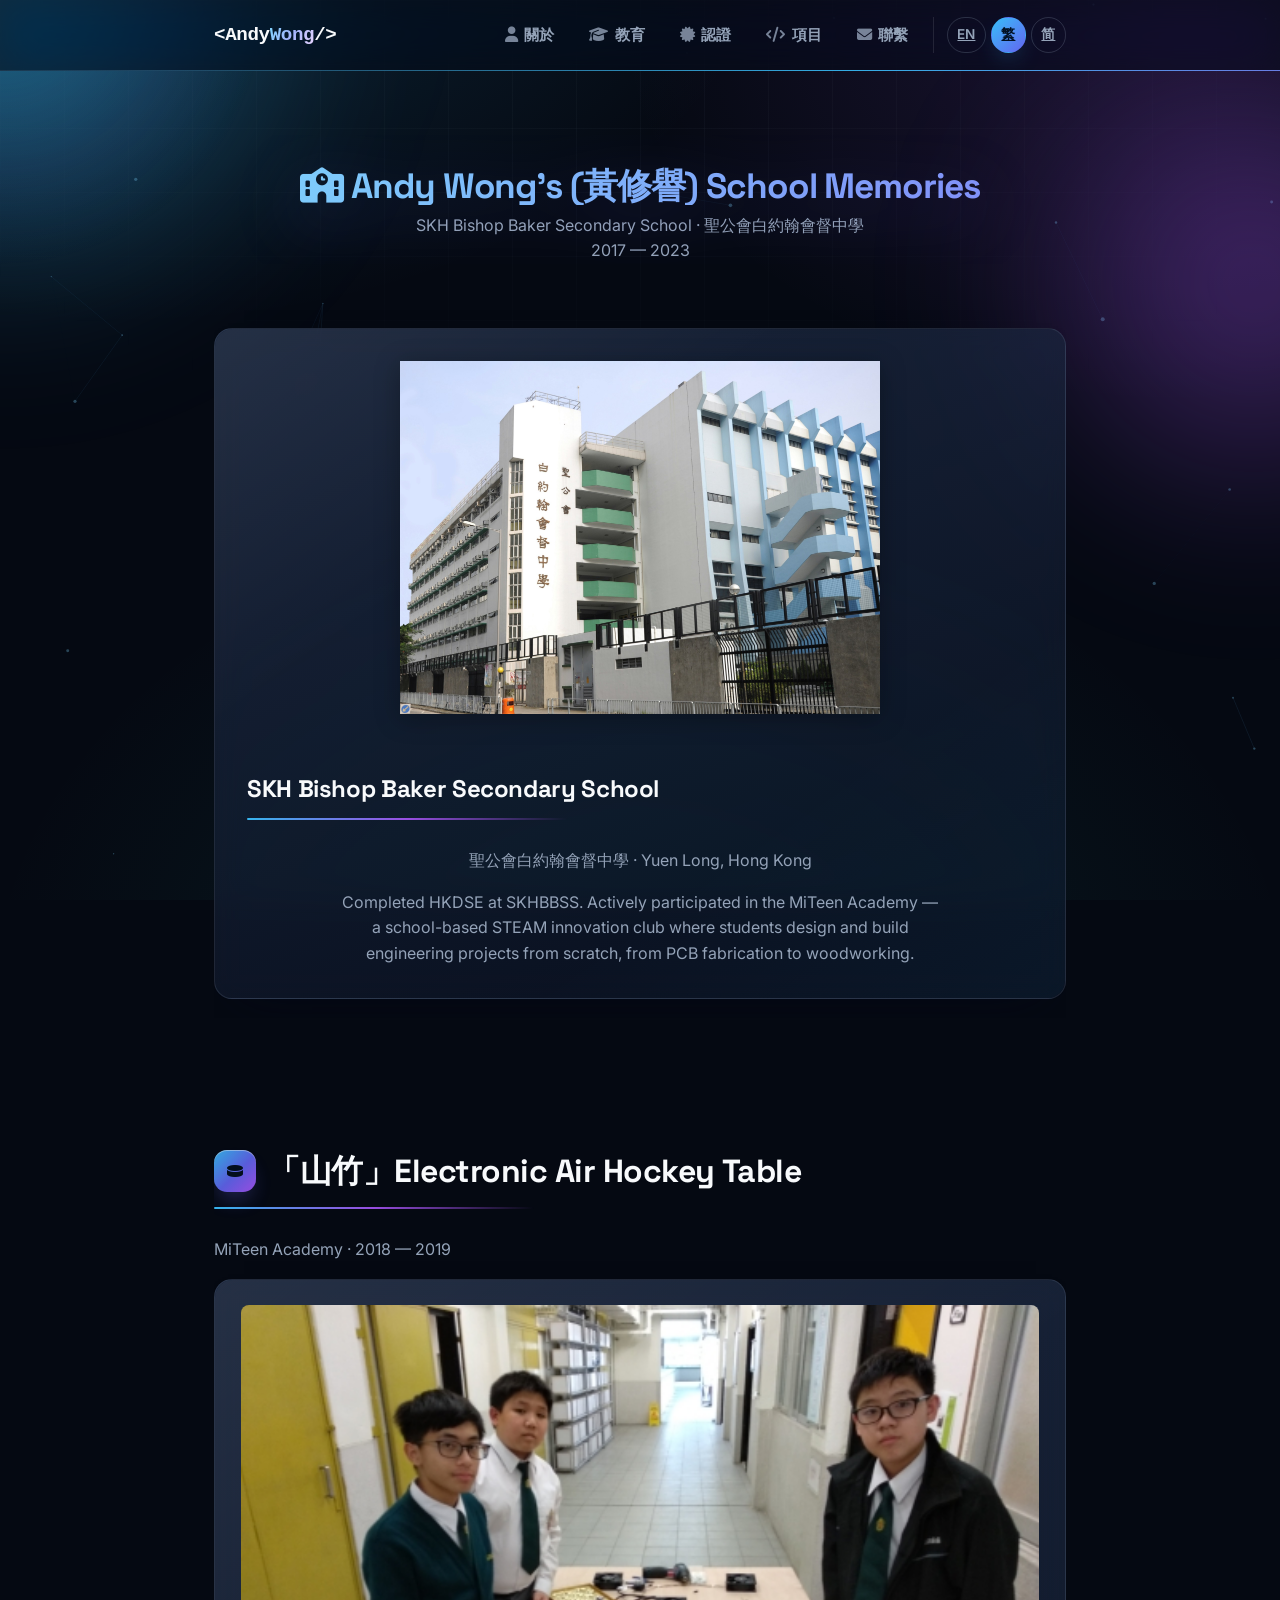
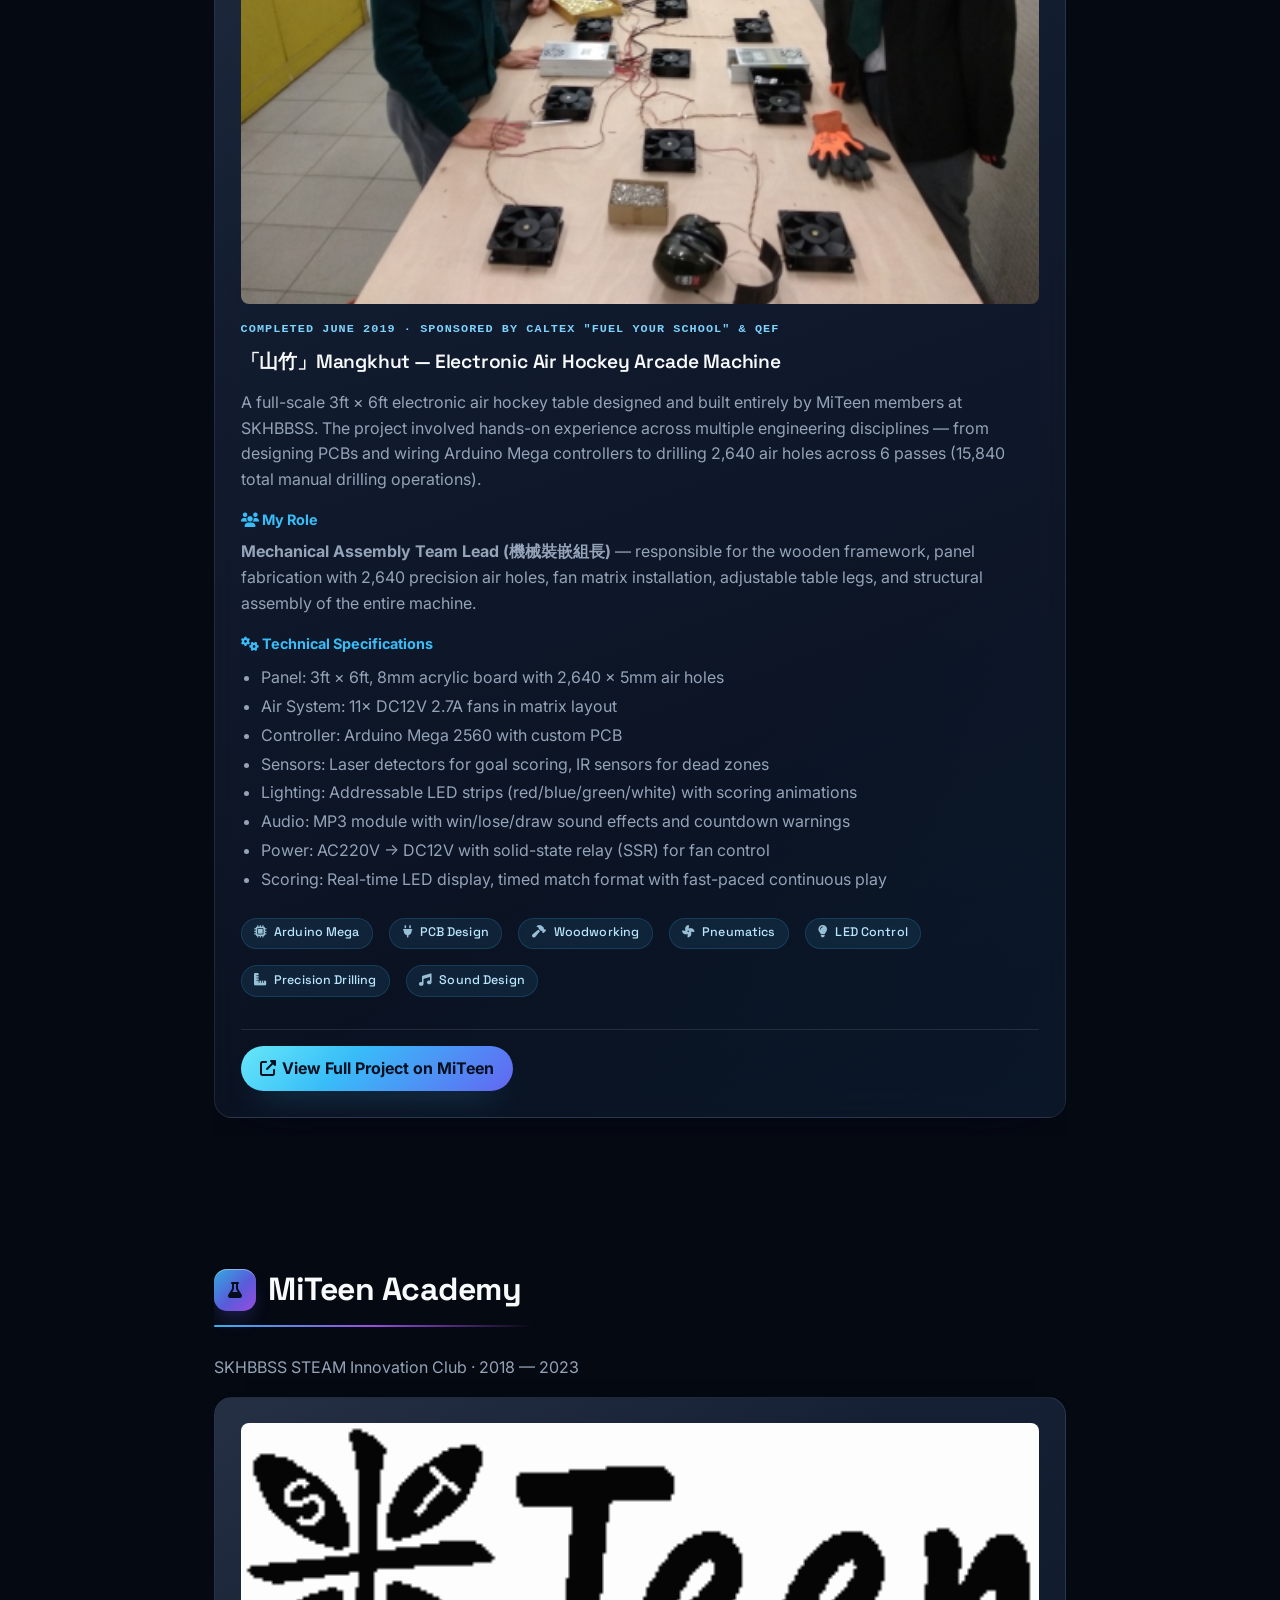
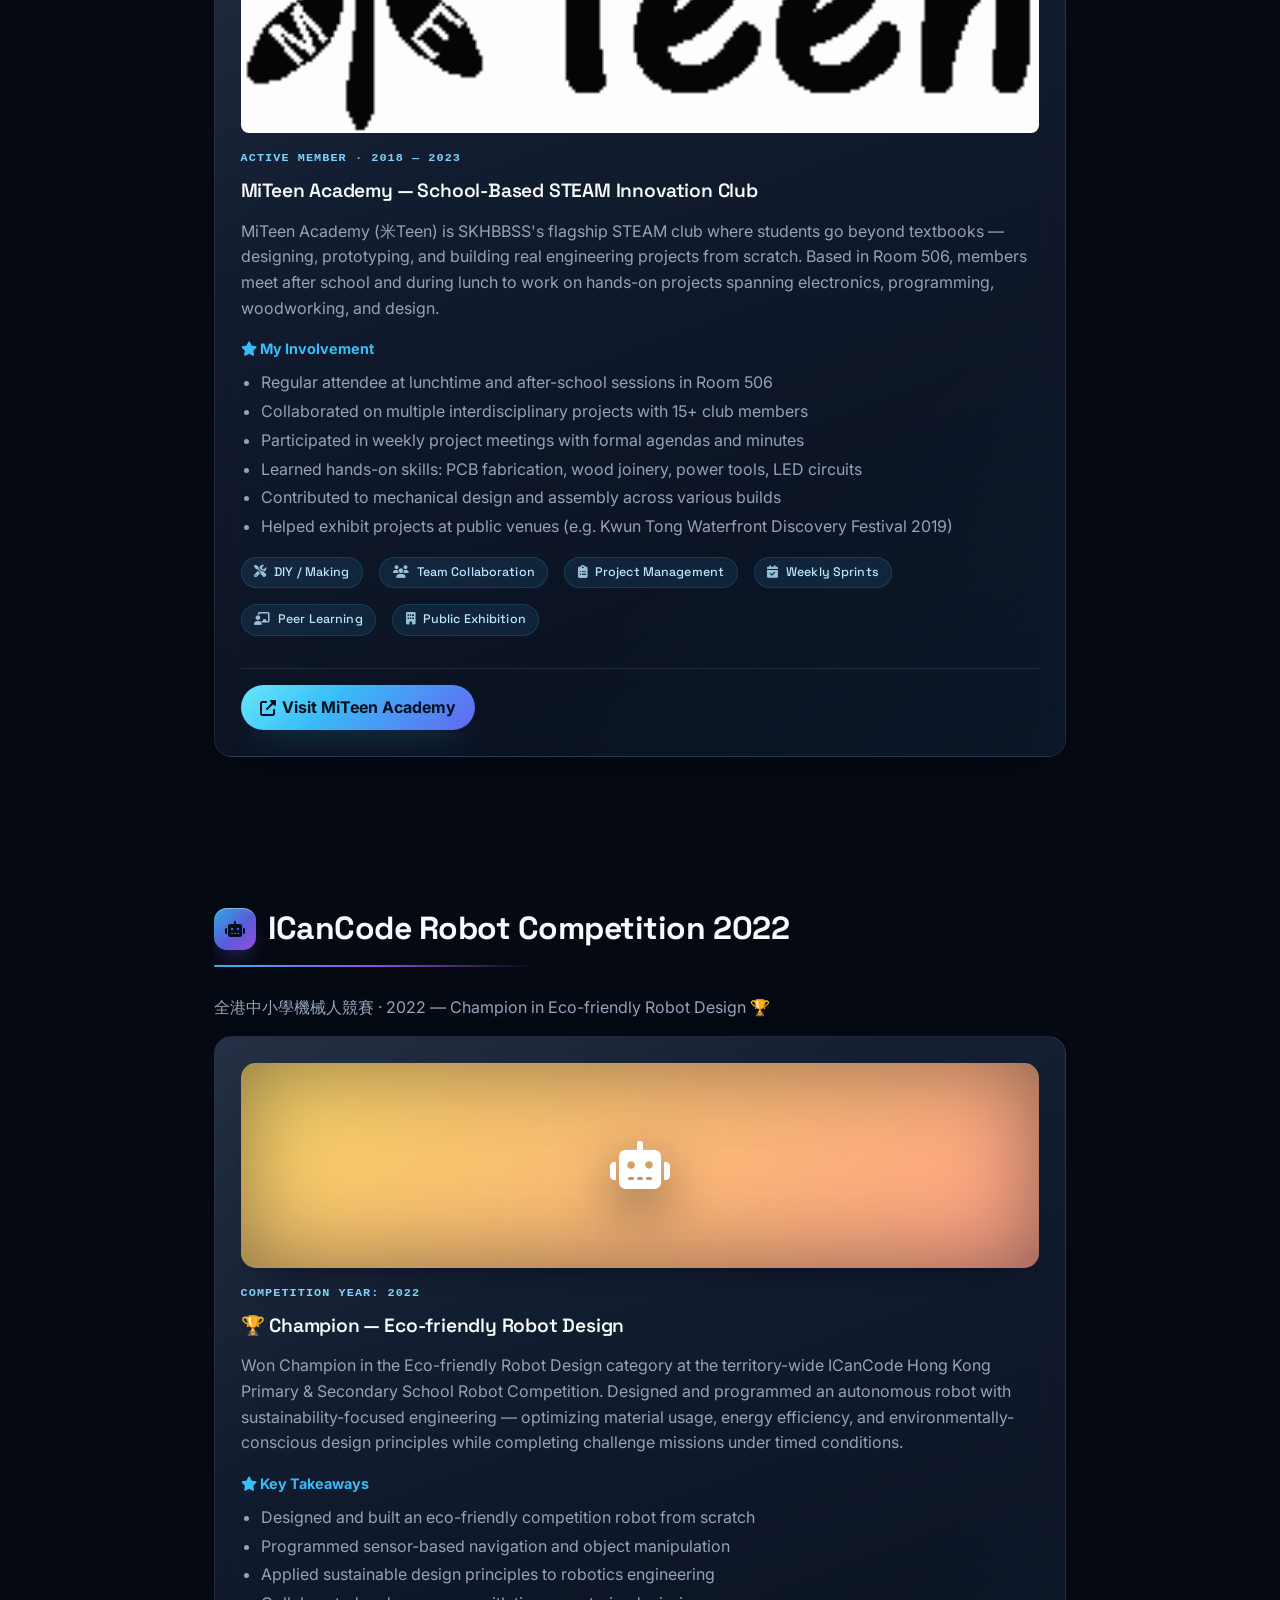
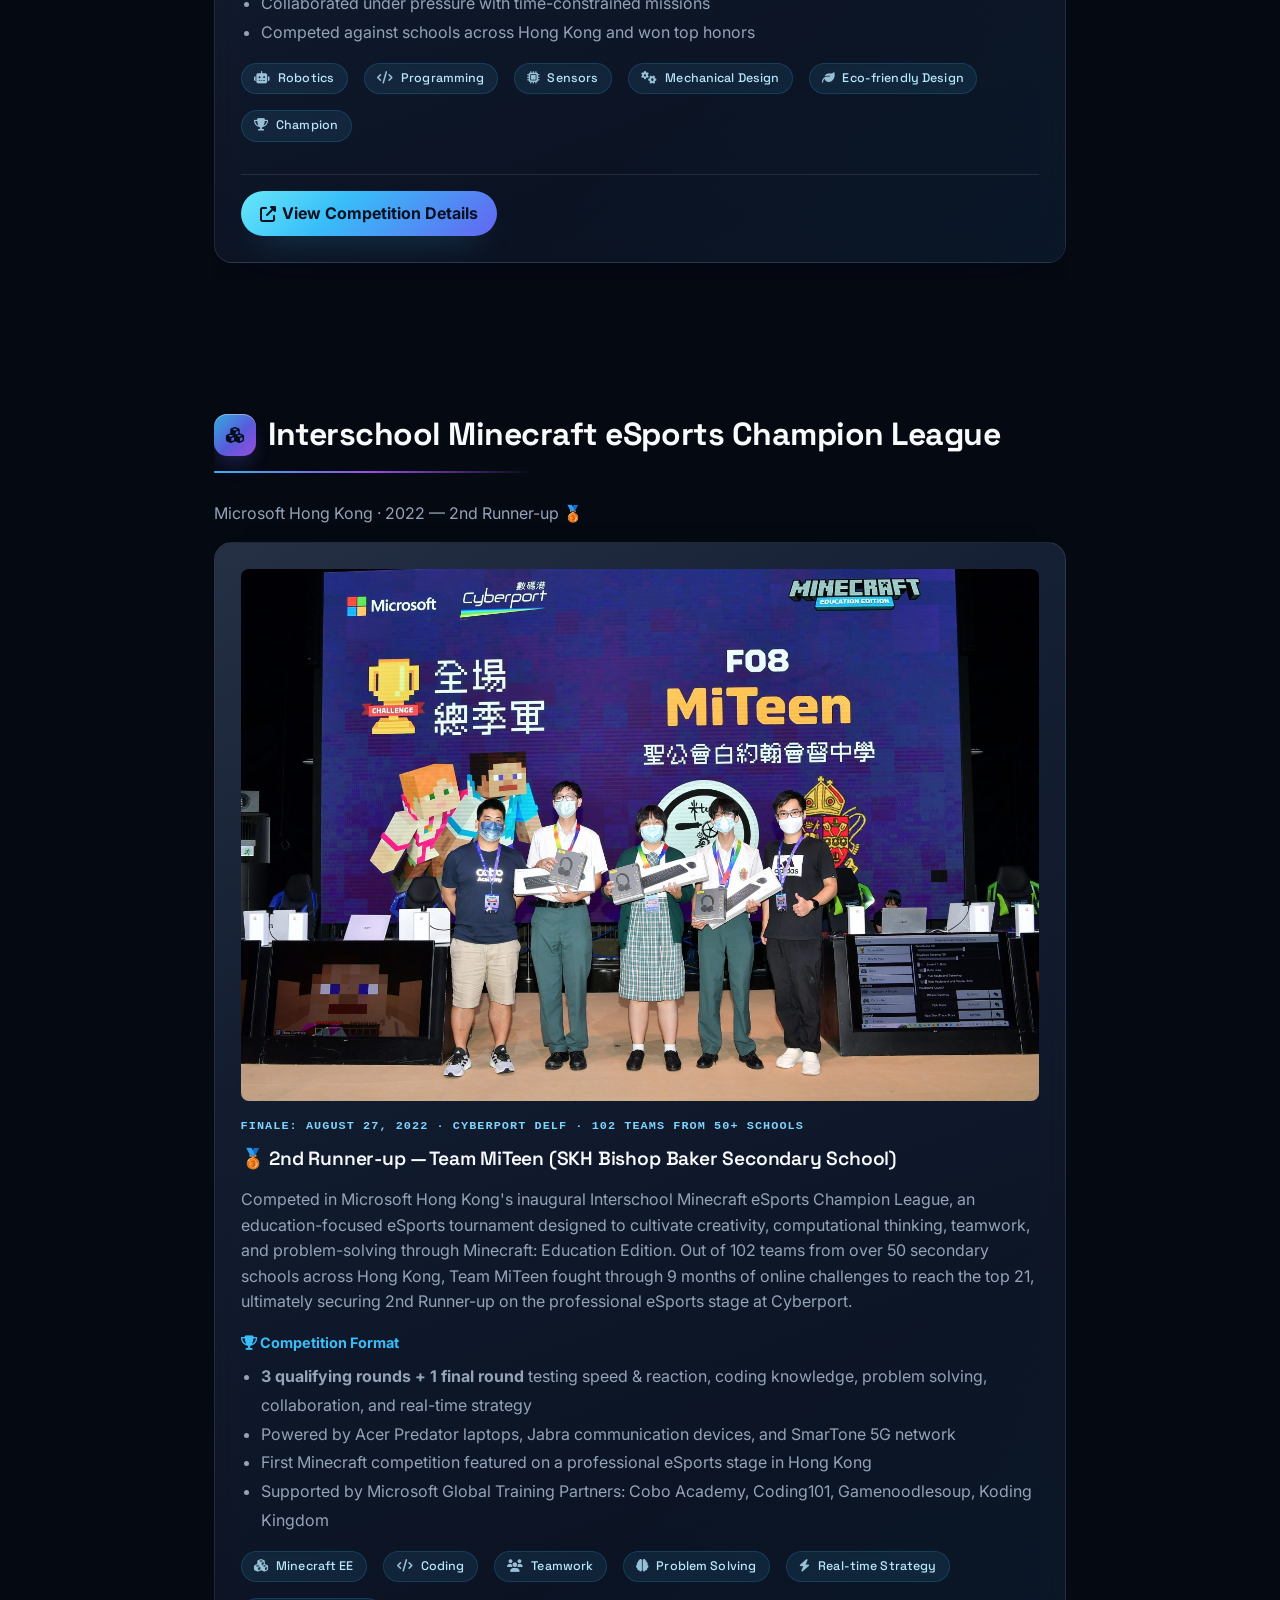
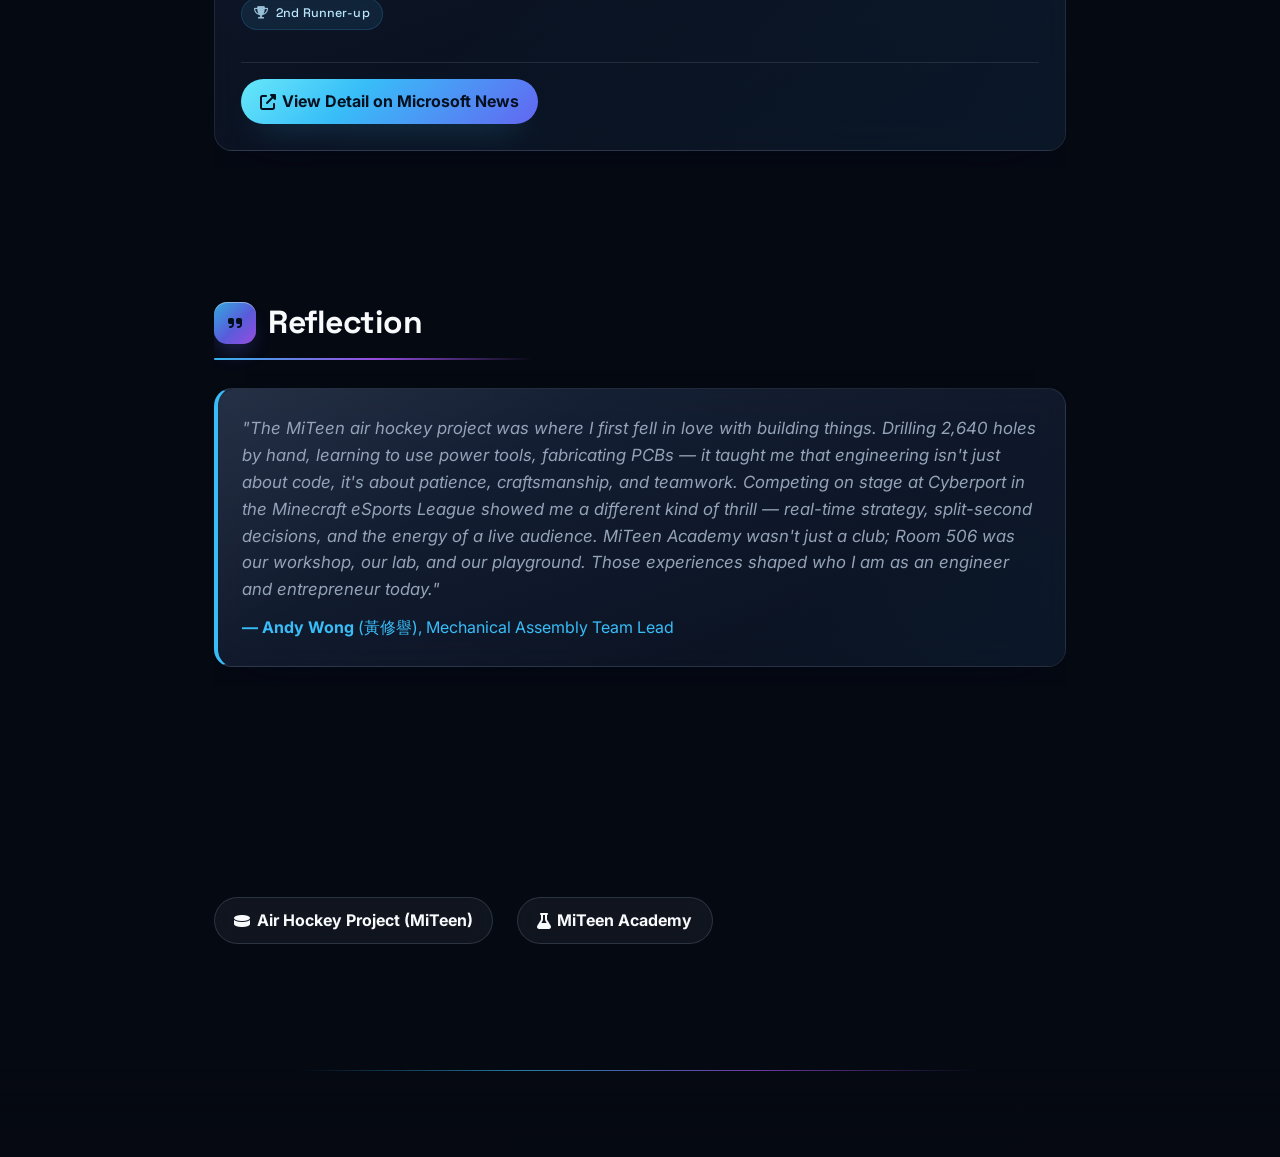
<file: hk/secondary-school.html>
<!DOCTYPE html>
<html lang="zh-Hant" style="scroll-behavior: smooth;">
<head>
  <meta charset="UTF-8">
  <meta name="viewport" content="width=device-width, initial-scale=1.0">
  <meta name="description" content="Secondary school memories of Andy Wong (黃修譽) at SKH Bishop Baker Secondary School. Featuring STEM projects: MiTeen Air Hockey Table, Minecraft eSports 2nd Runner-up, MiTeen Academy, and ICanCode Robot Competition.">
  <meta name="keywords" content="Andy Wong, 黃修譽, SKH Bishop Baker Secondary School, 聖公會白約翰會督中學, MiTeen, air hockey, 山竹, Minecraft, eSports, robot competition, ICanCode, STEM, secondary school, memories">
  <meta name="author" content="Andy Wong">
  <meta property="og:title" content="Andy Wong's (黃修譽) School Memories">
  <meta property="og:description" content="Secondary school STEM memories: Air Hockey Table, Minecraft eSports 2nd Runner-up, MiTeen Academy & Robot Competition at SKH Bishop Baker Secondary School.">
  <meta property="og:type" content="website">
  <meta property="og:url" content="https://sywongca.student.ust.hk/hk/secondary-school.html">
  <meta name="twitter:card" content="summary">
  <link rel="canonical" href="https://sywongca.student.ust.hk/hk/secondary-school.html">
  <link rel="alternate" hreflang="en" href="https://sywongca.student.ust.hk/en/secondary-school.html">
  <link rel="alternate" hreflang="zh-Hant" href="https://sywongca.student.ust.hk/hk/secondary-school.html">
  <link rel="alternate" hreflang="zh-Hans" href="https://sywongca.student.ust.hk/cn/secondary-school.html">
  <link rel="alternate" hreflang="x-default" href="https://sywongca.student.ust.hk/en/secondary-school.html">
  <link rel="icon" type="image/x-icon" href="../images/favicon.ico">
  <link rel="icon" type="image/png" sizes="32x32" href="../images/favicon.ico">
  <link rel="apple-touch-icon" sizes="180x180" href="../images/apple-touch-icon.png">
  <title>Andy Wong (黃修譽) 校園回憶</title>
  <link rel="stylesheet" href="../styles.css">
  <link rel="preconnect" href="https://fonts.googleapis.com">
  <link rel="preconnect" href="https://fonts.gstatic.com" crossorigin>
  <link href="https://fonts.googleapis.com/css2?family=Inter:wght@400;500;600;700;800&family=Space+Grotesk:wght@500;600;700&amp;display=swap" rel="stylesheet">
  <link rel="stylesheet" href="https://cdnjs.cloudflare.com/ajax/libs/font-awesome/6.4.0/css/all.min.css">
  <script src="../script.js" defer></script>

  <!-- JSON-LD Structured Data -->
  <script type="application/ld+json">
  {
    "@context": "https://schema.org",
    "@type": "WebSite",
    "name": "Andy Wong's (黃修譽) School Memories",
    "url": "https://sywongca.student.ust.hk/secondary-school.html",
    "description": "Secondary school STEM memories of Andy Wong (黃修譽) at SKH Bishop Baker Secondary School",
    "inLanguage": ["zh-Hant"]
  }
  </script>

  <script type="application/ld+json">
  {
    "@context": "https://schema.org",
    "@type": "BreadcrumbList",
    "itemListElement": [
      {
        "@type": "ListItem",
        "position": 1,
        "name": "Home",
        "item": "https://sywongca.student.ust.hk/hk/"
      },
      {
        "@type": "ListItem",
        "position": 2,
        "name": "School Memories",
        "item": "https://sywongca.student.ust.hk/secondary-school.html"
      }
    ]
  }
  </script>

  <!-- FAQPage Schema -->
  <script type="application/ld+json">
  {
    "@context": "https://schema.org",
    "@type": "FAQPage",
    "mainEntity": [
      {
        "@type": "Question",
        "name": "Which secondary school did Andy Wong attend?",
        "acceptedAnswer": {
          "@type": "Answer",
          "text": "Andy Wong attended SKH Bishop Baker Secondary School (聖公會白約翰會督中學) from 2017 to 2023, where he actively participated in STEM projects through the MiTeen Academy."
        }
      },
      {
        "@type": "Question",
        "name": "What STEM projects did Andy Wong do in secondary school?",
        "acceptedAnswer": {
          "@type": "Answer",
          "text": "Andy Wong was the Mechanical Assembly Team Lead for the 'Mangkhut' Electronic Air Hockey Table project (2018-2019), a 3ft x 6ft arcade machine with 2,640 air holes, Arduino Mega control, and laser scoring sensors. As part of Team MiTeen from SKH Bishop Baker Secondary School, he also won 2nd Runner-up in the Microsoft Interschool Minecraft eSports Champion League 2022, and participated in the ICanCode Robot Competition. He was an active member of MiTeen Academy, the school's STEAM innovation club."
        }
      },
      {
        "@type": "Question",
        "name": "What Minecraft competition did Andy Wong participate in?",
        "acceptedAnswer": {
          "@type": "Answer",
          "text": "Andy Wong and Team MiTeen from SKH Bishop Baker Secondary School won 2nd Runner-up in Microsoft Hong Kong's inaugural Interschool Minecraft eSports Champion League in 2022. The competition involved 102 teams from over 50 secondary schools, with 21 teams reaching the finale at Cyberport DELF 2022."
        }
      },
      {
        "@type": "Question",
        "name": "What is MiTeen Academy?",
        "acceptedAnswer": {
          "@type": "Answer",
          "text": "MiTeen Academy (米Teen) is the STEAM innovation club at SKH Bishop Baker Secondary School, based in Room 506. Members design and build engineering projects from scratch — from PCB fabrication to woodworking — meeting during lunch and after school. Andy Wong was an active member from 2018 to 2023."
        }
      }
    ]
  }
  </script>

  <script type="application/ld+json">
  {
    "@context": "https://schema.org",
    "@type": "Person",
    "name": "Andy Wong",
    "alternateName": ["Wong Sau Yu", "Double A", "AA", "DoubleA0605", "sywongca", "黃修譽"],
    "url": "https://sywongca.student.ust.hk/hk/",
    "alumniOf": [
      {
        "@type": "School",
        "name": "SKH Bishop Baker Secondary School",
        "alternateName": "聖公會白約翰會督中學"
      }
    ]
  }
  </script>
</head>
<body>

  <nav class="navbar">
    <div class="container nav-inner">
      <a href="../hk/index.html" class="logo">&lt;Andy<span>Wong</span>/&gt;</a>
      <button class="nav-toggle" aria-expanded="false" aria-label="Toggle navigation">
        <span class="hamburger"></span>
      </button>
      <div class="nav-menu">
        <ul class="nav-links">
          <li><a href="../hk/index.html#about"><i class="fas fa-user"></i> <span data-i18n="navAbout">關於</span></a></li>
          <li><a href="../hk/index.html#education"><i class="fas fa-graduation-cap"></i> <span data-i18n="navEducation">教育</span></a></li>
          <li><a href="../hk/index.html#certifications"><i class="fas fa-certificate"></i> <span data-i18n="navCertifications">認證</span></a></li>
          <li><a href="../hk/index.html#projects"><i class="fas fa-code"></i> <span data-i18n="navProjects">項目</span></a></li>
          <li><a href="../hk/index.html#contact"><i class="fas fa-envelope"></i> <span data-i18n="navContact">聯繫</span></a></li>
        </ul>
        <div class="lang-switcher">
          <a href="../en/secondary-school.html" class="lang-btn" hreflang="en">EN</a>
          <a href="../hk/secondary-school.html" class="lang-btn lang-active" hreflang="zh-Hant">繁</a>
          <a href="../cn/secondary-school.html" class="lang-btn" hreflang="zh-Hans">简</a>
        </div>
      </div>
    </div>
  </nav>

  <main class="container">

    <!-- Hero -->
    <section style="margin-top: 4rem; text-align: center;">
      <h1 style="font-size: 2.2rem;"><i class="fas fa-school"></i> Andy Wong's (黃修譽) School Memories</h1>
      <p style="color: var(--text-muted); margin-top: 0.5rem;">SKH Bishop Baker Secondary School · 聖公會白約翰會督中學</p>
      <p style="color: var(--text-muted);">2017 — 2023</p>
    </section>

    <!-- School Info Card -->
    <section style="margin-top: 2rem;">
      <div class="card" style="text-align: center; padding: 2rem;">
        <img src="../images/bbss.png" alt="SKH Bishop Baker Secondary School Logo" class="school-logo-img" loading="lazy" decoding="async" style="max-width: 480px; width: 100%; height: auto; margin-bottom: 1rem;">
        <h2 style="font-size: 1.5rem;">SKH Bishop Baker Secondary School</h2>
        <p style="color: var(--text-muted);">聖公會白約翰會督中學 · Yuen Long, Hong Kong</p>
        <p style="margin-top: 1rem; max-width: 600px; margin-left: auto; margin-right: auto;">
          Completed HKDSE at SKHBBSS. Actively participated in the MiTeen Academy — a school-based STEAM innovation club where students design and build engineering projects from scratch, from PCB fabrication to woodworking.
        </p>
      </div>
    </section>

    <!-- Air Hockey Project -->
    <section style="margin-top: 2.5rem;">
      <h2><i class="fas fa-hockey-puck"></i> 「山竹」Electronic Air Hockey Table</h2>
      <p style="color: var(--text-muted); margin-bottom: 1rem;">MiTeen Academy · 2018 — 2019</p>

      <div class="card">
        <img src="../images/Mangkhut.png" alt="Mangkhut Electronic Air Hockey Table" class="project-image-img" loading="lazy" decoding="async" style="width: 100%; height: auto; object-fit: cover; border-radius: 8px; margin-bottom: 1rem;">

        <div class="card-meta">Completed June 2019 · Sponsored by Caltex "Fuel Your School" & QEF</div>
        <h3>「山竹」Mangkhut — Electronic Air Hockey Arcade Machine</h3>

        <p style="margin-top: 0.75rem;">
          A full-scale 3ft × 6ft electronic air hockey table designed and built entirely by MiTeen members at SKHBBSS. The project involved hands-on experience across multiple engineering disciplines — from designing PCBs and wiring Arduino Mega controllers to drilling 2,640 air holes across 6 passes (15,840 total manual drilling operations).
        </p>

        <div style="margin-top: 1rem;">
          <h4 style="font-size: 0.9rem; color: var(--accent-primary); margin-bottom: 0.5rem;"><i class="fas fa-users"></i> My Role</h4>
          <p><strong>Mechanical Assembly Team Lead (機械裝嵌組長)</strong> — responsible for the wooden framework, panel fabrication with 2,640 precision air holes, fan matrix installation, adjustable table legs, and structural assembly of the entire machine.</p>
        </div>

        <div style="margin-top: 1rem;">
          <h4 style="font-size: 0.9rem; color: var(--accent-primary); margin-bottom: 0.5rem;"><i class="fas fa-cogs"></i> Technical Specifications</h4>
          <ul style="padding-left: 1.25rem; color: var(--text-muted); line-height: 1.8;">
            <li>Panel: 3ft × 6ft, 8mm acrylic board with 2,640 × 5mm air holes</li>
            <li>Air System: 11× DC12V 2.7A fans in matrix layout</li>
            <li>Controller: Arduino Mega 2560 with custom PCB</li>
            <li>Sensors: Laser detectors for goal scoring, IR sensors for dead zones</li>
            <li>Lighting: Addressable LED strips (red/blue/green/white) with scoring animations</li>
            <li>Audio: MP3 module with win/lose/draw sound effects and countdown warnings</li>
            <li>Power: AC220V → DC12V with solid-state relay (SSR) for fan control</li>
            <li>Scoring: Real-time LED display, timed match format with fast-paced continuous play</li>
          </ul>
        </div>

        <div style="margin-top: 1.5rem; display: flex; flex-wrap: wrap; gap: 0.5rem;">
          <span class="tech-tag"><i class="fas fa-microchip"></i> Arduino Mega</span>
          <span class="tech-tag"><i class="fas fa-plug"></i> PCB Design</span>
          <span class="tech-tag"><i class="fas fa-hammer"></i> Woodworking</span>
          <span class="tech-tag"><i class="fas fa-fan"></i> Pneumatics</span>
          <span class="tech-tag"><i class="fas fa-lightbulb"></i> LED Control</span>
          <span class="tech-tag"><i class="fas fa-ruler-combined"></i> Precision Drilling</span>
          <span class="tech-tag"><i class="fas fa-music"></i> Sound Design</span>
        </div>

        <div style="margin-top: 1.5rem; padding-top: 1rem; border-top: 1px solid var(--border-color);">
          <a href="https://miteen.hk/project/airhockey/" target="_blank" rel="noopener noreferrer" class="btn">
            <i class="fas fa-external-link-alt"></i> View Full Project on MiTeen
          </a>
        </div>
      </div>
    </section>

    <!-- MiTeen Academy -->
    <section style="margin-top: 2.5rem;">
      <h2><i class="fas fa-flask"></i> MiTeen Academy</h2>
      <p style="color: var(--text-muted); margin-bottom: 1rem;">SKHBBSS STEAM Innovation Club · 2018 — 2023</p>

      <div class="card">
        <img src="../images/MiTeen.png" alt="MiTeen Academy STEAM Innovation Club" class="project-image-img" loading="lazy" decoding="async" style="width: 100%; height: auto; object-fit: cover; border-radius: 8px; margin-bottom: 1rem;">

        <div class="card-meta">Active Member · 2018 — 2023</div>
        <h3>MiTeen Academy — School-Based STEAM Innovation Club</h3>

        <p style="margin-top: 0.75rem;">
          MiTeen Academy (米Teen) is SKHBBSS's flagship STEAM club where students go beyond textbooks — designing, prototyping, and building real engineering projects from scratch. Based in Room 506, members meet after school and during lunch to work on hands-on projects spanning electronics, programming, woodworking, and design.
        </p>

        <div style="margin-top: 1rem;">
          <h4 style="font-size: 0.9rem; color: var(--accent-primary); margin-bottom: 0.5rem;"><i class="fas fa-star"></i> My Involvement</h4>
          <ul style="padding-left: 1.25rem; color: var(--text-muted); line-height: 1.8;">
            <li>Regular attendee at lunchtime and after-school sessions in Room 506</li>
            <li>Collaborated on multiple interdisciplinary projects with 15+ club members</li>
            <li>Participated in weekly project meetings with formal agendas and minutes</li>
            <li>Learned hands-on skills: PCB fabrication, wood joinery, power tools, LED circuits</li>
            <li>Contributed to mechanical design and assembly across various builds</li>
            <li>Helped exhibit projects at public venues (e.g. Kwun Tong Waterfront Discovery Festival 2019)</li>
          </ul>
        </div>

        <div style="margin-top: 1rem; display: flex; flex-wrap: wrap; gap: 0.5rem;">
          <span class="tech-tag"><i class="fas fa-tools"></i> DIY / Making</span>
          <span class="tech-tag"><i class="fas fa-users"></i> Team Collaboration</span>
          <span class="tech-tag"><i class="fas fa-clipboard-list"></i> Project Management</span>
          <span class="tech-tag"><i class="fas fa-calendar-check"></i> Weekly Sprints</span>
          <span class="tech-tag"><i class="fas fa-chalkboard-teacher"></i> Peer Learning</span>
          <span class="tech-tag"><i class="fas fa-building"></i> Public Exhibition</span>
        </div>

        <div style="margin-top: 1.5rem; padding-top: 1rem; border-top: 1px solid var(--border-color);">
          <a href="https://miteen.hk/" target="_blank" rel="noopener noreferrer" class="btn">
            <i class="fas fa-external-link-alt"></i> Visit MiTeen Academy
          </a>
        </div>
      </div>
    </section>

    <!-- Robot Competition -->
    <section style="margin-top: 2.5rem;">
      <h2><i class="fas fa-robot"></i> ICanCode Robot Competition 2022</h2>
      <p style="color: var(--text-muted); margin-bottom: 1rem;">全港中小學機械人競賽 · 2022 — Champion in Eco-friendly Robot Design 🏆</p>

      <div class="card">
        <div class="project-image" style="background: linear-gradient(135deg, #f6d365 0%, #fda085 100%); display: flex; align-items: center; justify-content: center; font-size: 3rem; color: white; border-radius: 8px; margin-bottom: 1rem;">
          <i class="fas fa-robot"></i>
        </div>

        <div class="card-meta">Competition Year: 2022</div>
        <h3>🏆 Champion — Eco-friendly Robot Design</h3>

        <p style="margin-top: 0.75rem;">
          Won Champion in the Eco-friendly Robot Design category at the territory-wide ICanCode Hong Kong Primary & Secondary School Robot Competition. Designed and programmed an autonomous robot with sustainability-focused engineering — optimizing material usage, energy efficiency, and environmentally-conscious design principles while completing challenge missions under timed conditions.
        </p>

        <div style="margin-top: 1rem;">
          <h4 style="font-size: 0.9rem; color: var(--accent-primary); margin-bottom: 0.5rem;"><i class="fas fa-star"></i> Key Takeaways</h4>
          <ul style="padding-left: 1.25rem; color: var(--text-muted); line-height: 1.8;">
            <li>Designed and built an eco-friendly competition robot from scratch</li>
            <li>Programmed sensor-based navigation and object manipulation</li>
            <li>Applied sustainable design principles to robotics engineering</li>
            <li>Collaborated under pressure with time-constrained missions</li>
            <li>Competed against schools across Hong Kong and won top honors</li>
          </ul>
        </div>

        <div style="margin-top: 1rem; display: flex; flex-wrap: wrap; gap: 0.5rem;">
          <span class="tech-tag"><i class="fas fa-robot"></i> Robotics</span>
          <span class="tech-tag"><i class="fas fa-code"></i> Programming</span>
          <span class="tech-tag"><i class="fas fa-microchip"></i> Sensors</span>
          <span class="tech-tag"><i class="fas fa-cogs"></i> Mechanical Design</span>
          <span class="tech-tag"><i class="fas fa-leaf"></i> Eco-friendly Design</span>
          <span class="tech-tag"><i class="fas fa-trophy"></i> Champion</span>
        </div>

        <div style="margin-top: 1.5rem; padding-top: 1rem; border-top: 1px solid var(--border-color);">
          <a href="https://www.icancode.hk/robot-competition" target="_blank" rel="noopener noreferrer" class="btn">
            <i class="fas fa-external-link-alt"></i> View Competition Details
          </a>
        </div>
      </div>
    </section>

    <!-- Minecraft eSports -->
    <section style="margin-top: 2.5rem;">
      <h2><i class="fas fa-cubes"></i> Interschool Minecraft eSports Champion League</h2>
      <p style="color: var(--text-muted); margin-bottom: 1rem;">Microsoft Hong Kong · 2022 — 2nd Runner-up 🥉</p>

      <div class="card">
        <img src="../images/MINECRAFT.png" alt="Interschool Minecraft eSports Champion League" class="project-image-img" loading="lazy" decoding="async" style="width: 100%; height: auto; object-fit: cover; border-radius: 8px; margin-bottom: 1rem;">

        <div class="card-meta">Finale: August 27, 2022 · Cyberport DELF · 102 teams from 50+ schools</div>
        <h3>🥉 2nd Runner-up — Team MiTeen (SKH Bishop Baker Secondary School)</h3>

        <p style="margin-top: 0.75rem;">
          Competed in Microsoft Hong Kong's inaugural Interschool Minecraft eSports Champion League, an education-focused eSports tournament designed to cultivate creativity, computational thinking, teamwork, and problem-solving through Minecraft: Education Edition. Out of 102 teams from over 50 secondary schools across Hong Kong, Team MiTeen fought through 9 months of online challenges to reach the top 21, ultimately securing 2nd Runner-up on the professional eSports stage at Cyberport.
        </p>

        <div style="margin-top: 1rem;">
          <h4 style="font-size: 0.9rem; color: var(--accent-primary); margin-bottom: 0.5rem;"><i class="fas fa-trophy"></i> Competition Format</h4>
          <ul style="padding-left: 1.25rem; color: var(--text-muted); line-height: 1.8;">
            <li><strong>3 qualifying rounds + 1 final round</strong> testing speed & reaction, coding knowledge, problem solving, collaboration, and real-time strategy</li>
            <li>Powered by Acer Predator laptops, Jabra communication devices, and SmarTone 5G network</li>
            <li>First Minecraft competition featured on a professional eSports stage in Hong Kong</li>
            <li>Supported by Microsoft Global Training Partners: Cobo Academy, Coding101, Gamenoodlesoup, Koding Kingdom</li>
          </ul>
        </div>

        <div style="margin-top: 1rem; display: flex; flex-wrap: wrap; gap: 0.5rem;">
          <span class="tech-tag"><i class="fas fa-cubes"></i> Minecraft EE</span>
          <span class="tech-tag"><i class="fas fa-code"></i> Coding</span>
          <span class="tech-tag"><i class="fas fa-users"></i> Teamwork</span>
          <span class="tech-tag"><i class="fas fa-brain"></i> Problem Solving</span>
          <span class="tech-tag"><i class="fas fa-bolt"></i> Real-time Strategy</span>
          <span class="tech-tag"><i class="fas fa-trophy"></i> 2nd Runner-up</span>
        </div>

        <div style="margin-top: 1.5rem; padding-top: 1rem; border-top: 1px solid var(--border-color);">
          <a href="https://news.microsoft.com/en-hk/2022/08/29/microsoft-hong-kong-completes-the-finale-of-the-interschool-minecraft-esports-champion-league/" target="_blank" rel="noopener noreferrer" class="btn">
            <i class="fas fa-external-link-alt"></i> View Detail on Microsoft News
          </a>
        </div>
      </div>
    </section>

    <!-- Testimonial / Reflection -->
    <section style="margin-top: 2.5rem;">
      <h2><i class="fas fa-quote-right"></i> Reflection</h2>

      <div class="card" style="border-left: 4px solid var(--accent-primary); padding-left: 1.5rem;">
        <blockquote style="font-style: italic; font-size: 1.05rem; color: var(--text-muted); margin: 0;">
          <p>"The MiTeen air hockey project was where I first fell in love with building things. Drilling 2,640 holes by hand, learning to use power tools, fabricating PCBs — it taught me that engineering isn't just about code, it's about patience, craftsmanship, and teamwork. Competing on stage at Cyberport in the Minecraft eSports League showed me a different kind of thrill — real-time strategy, split-second decisions, and the energy of a live audience. MiTeen Academy wasn't just a club; Room 506 was our workshop, our lab, and our playground. Those experiences shaped who I am as an engineer and entrepreneur today."</p>
        </blockquote>
        <p style="margin-top: 0.75rem; color: var(--accent-primary);"><strong>— Andy Wong</strong> (黃修譽), Mechanical Assembly Team Lead</p>
      </div>
    </section>

    <!-- Links -->
    <section style="margin-top: 2rem;">
      <h2><i class="fas fa-link"></i> Related Links</h2>
      <div style="display: flex; flex-wrap: wrap; gap: 1rem; margin-top: 1rem;">
        <a href="https://miteen.hk/project/airhockey/" target="_blank" rel="noopener noreferrer" class="btn btn-ghost">
          <i class="fas fa-hockey-puck"></i> Air Hockey Project (MiTeen)
        </a>
        <a href="https://miteen.hk/" target="_blank" rel="noopener noreferrer" class="btn btn-ghost">
          <i class="fas fa-flask"></i> MiTeen Academy
        </a>
      </div>
    </section>

    <!-- Breadcrumb -->
    <nav aria-label="Breadcrumb" style="margin-top: 2.5rem; font-size: 0.85rem; color: var(--text-muted); text-align: center;">
      <a href="../hk/index.html" style="color: var(--accent-primary);">Home</a> &rsaquo; <a href="../hk/index.html#education" style="color: var(--accent-primary);">Education</a> &rsaquo; <span>School Memories</span>
    </nav>

  </main>

  <footer itemscope itemtype="https://schema.org/WPFooter">
    <div class="container">
      <small>© <time datetime="2026">2026</time> <span itemprop="copyrightHolder">Andy Wong</span> · School memories from SKH Bishop Baker Secondary School</small>
    </div>
  </footer>

</body>
</html>
</file>
<file: styles.css>
/* ---------------------------------
    GLOBAL & RESET (IT DARK THEME)
--------------------------------- */
:root {
  --bg-dark: #0f172a;
  --bg-card: rgba(30, 41, 59, 0.7);
  --text-main: #f8fafc;
  --text-muted: #94a3b8;
  --accent-primary: #38bdf8;
  --accent-secondary: #3b82f6;
  --border-color: rgba(255, 255, 255, 0.1);
}

* {
  margin: 0;
  padding: 0;
  box-sizing: border-box;
}

html {
  width: 100%;
  max-width: 100%;
  overflow-x: hidden !important;
  overscroll-behavior-x: none;
  touch-action: pan-y;
  position: relative;
}

body {
  font-family: 'Inter', system-ui, -apple-system, sans-serif;
  background: var(--bg-dark);
  background-image: radial-gradient(circle at top right, #1e293b, transparent 40%),
                    radial-gradient(circle at bottom left, #0f172a, transparent 40%);
  color: var(--text-main);
  line-height: 1.6;
  min-height: 100vh;
  width: 100%;
  max-width: 100%;
  overflow-x: hidden !important;
  overscroll-behavior-x: none;
  touch-action: pan-y;
  position: relative;
}

/* Force all cards to clip overflow — overrides any inline styles */
.card {
  overflow: hidden !important;
}

/* Buttons inside cards need visible overflow for ripple effect */
.card .btn {
  overflow: hidden;
}

.container {
  max-width: 900px;
  margin: 0 auto;
  padding: 0 24px;
}

/* ---------------------------------
    TYPOGRAPHY
--------------------------------- */
h1 {
  font-size: 3rem;
  font-weight: 800;
  letter-spacing: -0.03em;
  background: linear-gradient(135deg, var(--accent-primary), var(--accent-secondary));
  -webkit-background-clip: text;
  background-clip: text;
  color: transparent;
  margin-bottom: 0.5rem;
}

h2 {
  font-size: 1.8rem;
  font-weight: 700;
  margin: 3rem 0 1.5rem;
  border-bottom: 2px solid var(--accent-primary);
  padding-bottom: 0.3rem;
  transition: all 0.3s ease;
  display: flex;
  align-items: center;
  gap: 0.5rem;
}

h2 i {
  opacity: 0.9;
  transition: all 0.3s ease;
}

section:hover h2 i {
  transform: rotate(10deg) scale(1.1);
  opacity: 1;
}

h3 {
  font-size: 1.2rem;
  font-weight: 600;
  color: var(--text-main);
  margin-bottom: 0.3rem;
}

p {
  color: var(--text-muted);
}

.tech-tag {
  font-family: 'Courier New', Courier, monospace;
  font-size: 0.85rem;
  color: var(--accent-primary);
  background: rgba(56, 189, 248, 0.1);
  padding: 0.2rem 0.6rem;
  border-radius: 4px;
  display: inline-block;
  margin-right: 0.5rem;
  margin-bottom: 0.5rem;
  transition: all 0.3s ease;
  border: 1px solid transparent;
}

.tech-tag:hover {
  background: rgba(56, 189, 248, 0.2);
  border-color: var(--accent-primary);
  transform: translateY(-2px);
}

.tech-tag i {
  margin-right: 0.3rem;
  opacity: 0.8;
}

/* ---------------------------------
    NAVBAR
--------------------------------- */
.navbar {
  background: rgba(15, 23, 42, 0.85);
  backdrop-filter: blur(10px);
  border-bottom: 1px solid var(--border-color);
  position: sticky;
  top: 0;
  z-index: 100;
}

.navbar .container {
  display: flex;
  justify-content: space-between;
  align-items: center;
  padding: 1rem 24px;
}

.logo {
  font-weight: 700;
  font-size: 1.2rem;
  color: var(--text-main);
  text-decoration: none;
  font-family: 'Courier New', Courier, monospace;
}

.logo span {
  color: var(--accent-primary);
}

.nav-links {
  display: flex;
  gap: 1.5rem;
  list-style: none;
}

.nav-links a {
  text-decoration: none;
  color: var(--text-muted);
  font-weight: 500;
  font-size: 0.95rem;
  transition: color 0.3s;
}

.nav-links a:hover {
  color: var(--accent-primary);
}

/* ---------------------------------
    CARDS & SECTIONS
--------------------------------- */
section {
  padding-top: 2rem;
}

.card {
  background: var(--bg-card);
  border: 1px solid var(--border-color);
  border-radius: 12px;
  padding: 1.5rem;
  margin-bottom: 1rem;
  backdrop-filter: blur(5px);
  transition: all 0.3s cubic-bezier(0.4, 0, 0.2, 1);
  position: relative;
  overflow: hidden;
}

.card::before {
  content: '';
  position: absolute;
  inset: 0;
  background: radial-gradient(circle at top right, rgba(56, 189, 248, 0.1) 0%, transparent 70%);
  transition: all 0.6s ease;
  opacity: 0;
  pointer-events: none;
  z-index: 0;
}

.card > * {
  position: relative;
  z-index: 1;
}

.card:hover {
  transform: translateY(-6px);
  border-color: var(--accent-secondary);
  box-shadow: 0 20px 40px -15px rgba(59, 130, 246, 0.4);
}

/* Cards with clickable buttons inside — ensure buttons are clickable */
.card .btn {
  position: relative;
  z-index: 1;
}

.card-meta {
  font-size: 0.85rem;
  color: var(--accent-primary);
  margin-bottom: 0.5rem;
  font-family: 'Courier New', Courier, monospace;
}

.contact-grid {
  display: grid;
  grid-template-columns: repeat(auto-fit, minmax(250px, 1fr));
  gap: 1rem;
}

/* Icon-only contact links */
.contact-icons {
  display: flex;
  gap: 2rem;
  justify-content: flex-start;
  flex-wrap: wrap;
  margin-top: 1.5rem;
  padding: 1rem 0;
}

.icon-link {
  font-size: 2.8rem;
  color: var(--accent-primary);
  text-decoration: none;
  display: inline-flex;
  align-items: center;
  justify-content: center;
  width: 60px;
  height: 60px;
  border-radius: 12px;
  background: transparent;
  border: 2px solid transparent;
  transition: all 0.3s cubic-bezier(0.4, 0, 0.2, 1);
  position: relative;
  overflow: hidden;
}

.icon-link::before {
  content: '';
  position: absolute;
  inset: 0;
  background: radial-gradient(circle, rgba(56, 189, 248, 0.2), transparent);
  transition: all 0.6s ease;
  opacity: 0;
}

.icon-link:hover {
  color: var(--accent-secondary);
  background: rgba(56, 189, 248, 0.1);
  border-color: var(--accent-primary);
  transform: translateY(-6px) scale(1.12);
  box-shadow: 0 12px 24px rgba(56, 189, 248, 0.2);
}

.icon-link:hover::before {
  opacity: 1;
}

/* Gradisen Logo Button */
.btn-gradisen {
  display: inline-flex;
  align-items: center;
  justify-content: center;
  width: 50px;
  height: 50px;
  border-radius: 8px;
  background: rgba(255, 165, 0, 0.1);
  border: 2px solid transparent;
  text-decoration: none;
  cursor: pointer;
  transition: all 0.3s cubic-bezier(0.4, 0, 0.2, 1);
  position: relative;
  overflow: hidden;
}

.btn-gradisen::before {
  content: '';
  position: absolute;
  inset: 0;
  background: radial-gradient(circle, rgba(255, 165, 0, 0.3), transparent);
  transition: all 0.6s ease;
  opacity: 0;
}

.btn-gradisen:hover {
  background: rgba(255, 165, 0, 0.2);
  border-color: #FFA500;
  transform: translateY(-4px) scale(1.1);
  box-shadow: 0 12px 24px rgba(255, 165, 0, 0.25);
}

.btn-gradisen:hover::before {
  opacity: 1;
}

.gradisen-logo {
  width: 36px;
  height: 36px;
  filter: brightness(1.2);
  transition: all 0.3s ease;
}

.btn-gradisen:hover .gradisen-logo {
  filter: brightness(1.4) drop-shadow(0 0 8px rgba(255, 165, 0, 0.5));
}

.gradisen-logo-icon {
  width: 40px;
  height: 40px;
  filter: brightness(1.2);
  transition: all 0.3s ease;
}

.icon-link:has(.gradisen-logo-icon):hover .gradisen-logo-icon {
  filter: brightness(1.4) drop-shadow(0 0 8px rgba(255, 165, 0, 0.5));
}

.contact-icon {
  font-size: 2.5rem;
  color: var(--accent-primary);
  margin-bottom: 0.5rem;
  display: block;
  transition: all 0.3s ease;
}

.contact-card:hover .contact-icon {
  transform: translateY(-8px) scale(1.15);
  color: var(--accent-secondary);
  filter: drop-shadow(0 8px 12px rgba(56, 189, 248, 0.4));
}

/* Responsive images */
img {
  max-width: 100%;
  height: auto;
}

/* Prevent long unbreakable strings from causing horizontal overflow */
p, h1, h2, h3, h4, h5, h6, a, li, blockquote, .card-meta {
  overflow-wrap: break-word;
}

/* Ensure cards stay within viewport (container already has max-width:900px via its own rule) */
section, .card, .navbar, footer, main {
  max-width: 100%;
  overflow-x: hidden;
}

/* School Memories Page */
.school-logo-img {
  display: block;
  margin: 0 auto;
  max-width: 100%;
  height: auto;
  filter: drop-shadow(0 4px 12px rgba(0,0,0,0.3));
}

.project-image-img {
  display: block;
  width: 100%;
  height: auto;
  object-fit: cover;
  transition: transform 0.3s ease;
}

.project-image-img:hover {
  transform: scale(1.02);
}

blockquote p {
  margin-bottom: 0.5rem;
}

blockquote p:last-child {
  margin-bottom: 0;
}

/* Utility buttons */
.btn {
  display: inline-block;
  background: var(--accent-primary);
  color: #021124;
  padding: 0.5rem 0.9rem;
  border-radius: 8px;
  font-weight: 700;
  text-decoration: none;
  margin-right: 0.5rem;
  transition: all 0.3s cubic-bezier(0.4, 0, 0.2, 1);
  position: relative;
  overflow: hidden;
  display: inline-flex;
  align-items: center;
  gap: 0.4rem;
}

.btn::before {
  content: '';
  position: absolute;
  top: 50%;
  left: 50%;
  width: 0;
  height: 0;
  border-radius: 50%;
  background: rgba(255, 255, 255, 0.2);
  transform: translate(-50%, -50%);
  transition: width 0.6s, height 0.6s;
  pointer-events: none;
  z-index: 0;
}

.btn i, .btn span {
  position: relative;
  z-index: 1;
}

.btn:hover {
  transform: translateY(-3px);
  box-shadow: 0 12px 24px rgba(56,189,248,0.3);
}

.btn:hover::before {
  width: 300px;
  height: 300px;
}

.btn-ghost { 
  background: transparent; 
  color: var(--text-main); 
  border: 1px solid rgba(255,255,255,0.06);
}

.btn-ghost:hover {
  background: rgba(56, 189, 248, 0.1);
  border-color: var(--accent-primary);
}

/* NAV - mobile toggle */
.nav-inner { align-items: center; }
.nav-toggle { display: none; background: transparent; border: none; cursor: pointer; padding: 8px; }
.hamburger { width: 22px; height: 2px; background: var(--text-main); display: inline-block; position: relative; }
.hamburger::before, .hamburger::after { content: ''; position: absolute; left: 0; width: 22px; height: 2px; background: var(--text-main); transition: transform 0.18s ease; }
.hamburger::before { top: -7px; }
.hamburger::after { top: 7px; }
.nav-menu { display: flex; }
.nav-links { display: flex; gap: 1.5rem; list-style: none; }
.nav-links a {
  text-decoration: none;
  color: var(--text-muted);
  font-weight: 600;
  transition: all 0.3s ease;
  display: inline-flex;
  align-items: center;
  gap: 0.4rem;
  padding: 0.4rem 0.6rem;
  border-radius: 6px;
}

.nav-links a i {
  font-size: 0.95rem;
  opacity: 0.8;
  transition: all 0.3s ease;
}
.nav-links a.active, .nav-links a:hover { color: var(--accent-primary); }

/* HERO */
.lead { font-size: 1.15rem; color: var(--text-main); margin-bottom: 0.3rem; }
.mono { font-family: 'Courier New', monospace; }
.small { font-size: 0.9rem; color: var(--text-muted); }
.accent { color: #4ade80; }
.aka { font-size: 1rem; color: var(--text-muted); margin-top: -0.25rem; font-style: italic; }
.hero-grid { display: grid; grid-template-columns: 1fr 320px; gap: 1.5rem; align-items: start; }
.hero-aside {
  display: flex;
  justify-content: center;
}
.hero-avatar {
  border-radius: 16px;
  overflow: hidden;
  line-height: 0;
}
.hero-avatar img {
  display: block;
  width: 100%;
  height: auto;
  border-radius: 16px;
  object-fit: cover;
  aspect-ratio: 1 / 1;
}
.hero-aside .highlight {
  background: linear-gradient(180deg, rgba(59,130,246,0.12), rgba(56,189,248,0.05));
  border: 1px solid rgba(56,189,248,0.15);
  position: relative;
  overflow: hidden;
}

.hero-aside .highlight::after {
  content: '';
  position: absolute;
  inset: 0;
  background: radial-gradient(circle at top right, rgba(56, 189, 248, 0.1), transparent);
  animation: shimmer 3s ease-in-out infinite;
}

@keyframes shimmer {
  0%, 100% { opacity: 0.5; }
  50% { opacity: 1; }
}

/* ---------------------------------
    CERTIFICATION SKILLS & SEARCH
--------------------------------- */
.skill-tag {
  display: inline-block;
  background: rgba(56, 189, 248, 0.15);
  color: #38bdf8;
  padding: 0.3rem 0.8rem;
  border-radius: 20px;
  font-size: 0.8rem;
  font-weight: 500;
  border: 1px solid rgba(56, 189, 248, 0.3);
  transition: all 0.3s ease;
}

.skill-tag:hover {
  background: rgba(56, 189, 248, 0.25);
  border-color: rgba(56, 189, 248, 0.6);
}

.cert-search-input {
  transition: border-color 0.3s ease, box-shadow 0.3s ease, background-color 0.3s ease;
  font-family: 'Inter', system-ui, -apple-system, sans-serif;
  border-radius: 14px !important;
  padding: 0.85rem 1.1rem !important;
  background-color: rgba(10, 17, 32, 0.78) !important;
  border: 1px solid rgba(148, 163, 184, 0.22) !important;
  color: var(--text-main) !important;
  -webkit-backdrop-filter: blur(14px);
  backdrop-filter: blur(14px);
  box-shadow: inset 0 1px 0 rgba(255, 255, 255, 0.05);
}

.cert-search-input::placeholder {
  color: rgba(148, 163, 184, 0.75);
}

.cert-search-input:hover { border-color: rgba(56, 189, 248, 0.4) !important; }

.cert-search-input:focus {
  outline: none;
  border-color: var(--accent-primary) !important;
  box-shadow: 0 0 0 3px rgba(56, 189, 248, 0.1);
  background-color: rgba(30, 41, 59, 0.95) !important;
}

.cert-card {
  transition: all 0.3s ease;
}

.cert-card.hidden {
  display: none;
}

.cert-card:hover {
  transform: translateY(-2px);
  border-color: rgba(56, 189, 248, 0.4);
}

/* Project Cards */
.project-card {
  animation: fadeInUp 0.6s ease-out forwards;
}

.project-card:nth-child(1) { animation-delay: 0.1s; }
.project-card:nth-child(2) { animation-delay: 0.2s; }
.project-card:nth-child(3) { animation-delay: 0.3s; }

@keyframes fadeInUp {
  from {
    opacity: 0;
    transform: translateY(20px);
  }
  to {
    opacity: 1;
    transform: translateY(0);
  }
}

.project-image {
  min-height: 180px;
  animation: gradientShift 3s ease infinite;
  background-size: 200% 200%;
}

@keyframes gradientShift {
  0% { background-position: 0% 50%; }
  50% { background-position: 100% 50%; }
  100% { background-position: 0% 50%; }
}

/* ---------------------------------
    FOOTER
--------------------------------- */
footer {
  text-align: center;
  padding: 2rem 0;
  margin-top: 4rem;
  border-top: 1px solid var(--border-color);
  color: var(--text-muted);
  font-size: 0.9rem;
  font-family: 'Courier New', Courier, monospace;
}

/* ---------------------------------
    LANGUAGE SWITCHER
--------------------------------- */
.nav-menu {
  display: flex;
  align-items: center;
  gap: 1.5rem;
}

.lang-switcher {
  display: flex;
  gap: 0.3rem;
  padding-left: 1rem;
  border-left: 1px solid var(--border-color);
}

.lang-btn {
  background: transparent;
  border: 1px solid rgba(255, 255, 255, 0.2);
  color: var(--text-muted);
  padding: 0.4rem 0.6rem;
  border-radius: 5px;
  font-size: 0.85rem;
  font-weight: 600;
  cursor: pointer;
  transition: all 0.3s ease;
  font-family: 'Inter', system-ui, -apple-system, sans-serif;
}

.lang-btn:hover {
  border-color: var(--accent-primary);
  color: var(--accent-primary);
}

.lang-btn.lang-active {
  background: var(--accent-primary);
  color: #021124;
  border-color: var(--accent-primary);
}

/* ---------------------------------
    RESPONSIVE
--------------------------------- */
@media (max-width: 600px) {
  h1 { font-size: 2.2rem; }
  .nav-toggle { display: inline-flex; }
  .nav-menu { position: absolute; right: 24px; top: 64px; background: rgba(6,10,20,0.6); border-radius: 10px; padding: 12px; display: none; flex-direction: column; gap: 1rem; }
  .nav-menu.open { display: flex; }
  .nav-links { display: flex; flex-direction: column; gap: 0.6rem; }
  .lang-switcher { padding-left: 0; border-left: none; }
  .hero-grid { grid-template-columns: 1fr; }
  .hero-aside { order: -1; position: static; max-width: min(240px, 80vw); margin: 0 auto 1rem; }
  .hero-avatar img { width: 100%; height: auto; aspect-ratio: 1/1; }
  .projects-grid { grid-template-columns: 1fr; }
  .project-image { min-height: 140px; }
  .school-logo-img { width: 100% !important; max-width: 100% !important; }
}

/* ---------------------------------
    ACCESSIBILITY
--------------------------------- */
/* Screen-reader-only text (for SEO and a11y) */
.sr-only {
  position: absolute;
  width: 1px;
  height: 1px;
  padding: 0;
  margin: -1px;
  overflow: hidden;
  clip: rect(0, 0, 0, 0);
  white-space: nowrap;
  border: 0;
}

/* Visible focus ring for keyboard navigation */
a:focus-visible,
button:focus-visible,
input:focus-visible {
  outline: 2px solid var(--accent-primary);
  outline-offset: 2px;
  border-radius: 4px;
}

/* Skip to main content link (hidden until focused) */
.skip-link {
  position: absolute;
  top: -100%;
  left: 16px;
  background: var(--accent-primary);
  color: #021124;
  padding: 0.5rem 1rem;
  border-radius: 0 0 8px 8px;
  font-weight: 700;
  font-size: 0.9rem;
  z-index: 200;
  text-decoration: none;
  transition: top 0.2s ease;
}

.skip-link:focus {
  top: 0;
}

/* Breadcrumb navigation */
nav[aria-label="Breadcrumb"] a {
  text-decoration: none;
}

nav[aria-label="Breadcrumb"] a:hover {
  text-decoration: underline;
}

/* =================================================================
   PREMIUM VISUAL LAYER  ✦  Gradisen SMART refresh
   A glass + aurora design pass layered on top of the base theme.
   Nothing here changes content — it only elevates presentation.
   ================================================================= */

:root {
  --font-display: 'Space Grotesk', 'Inter', system-ui, -apple-system, sans-serif;

  --bg-0: #050912;
  --accent-1: #38bdf8;
  --accent-2: #6366f1;
  --accent-3: #a855f7;
  --accent-4: #2dd4bf;

  --line: rgba(148, 163, 184, 0.16);
  --card-surface: linear-gradient(160deg, rgba(34, 48, 74, 0.72), rgba(10, 17, 32, 0.68));

  --shadow-soft: 0 18px 44px -30px rgba(2, 6, 23, 0.95);
  --shadow-glow: 0 26px 60px -30px rgba(56, 189, 248, 0.55);

  /* referenced by a few inline styles in the certification pages */
  --card-bg: rgba(30, 41, 59, 0.72);
  --text-color: #f8fafc;
}

html { background: var(--bg-0); }

body {
  background-color: var(--bg-0);
  background-image:
    radial-gradient(1100px 720px at 10% -12%, rgba(56, 189, 248, 0.17), transparent 60%),
    radial-gradient(900px 620px at 92% 2%, rgba(168, 85, 247, 0.15), transparent 62%),
    radial-gradient(1000px 760px at 50% 112%, rgba(45, 212, 191, 0.10), transparent 66%);
  background-attachment: fixed;
}

/* Slow drifting aurora blooms behind everything */
body::before,
body::after {
  content: '';
  position: fixed;
  z-index: 0;
  pointer-events: none;
  border-radius: 50%;
  filter: blur(70px);
  will-change: transform;
}

body::before {
  width: 46vmax;
  height: 46vmax;
  top: -16vmax;
  left: -16vmax;
  background: radial-gradient(circle at 35% 35%, rgba(56, 189, 248, 0.45), transparent 65%);
  animation: auroraDrift 28s ease-in-out infinite alternate;
}

body::after {
  width: 40vmax;
  height: 40vmax;
  top: 6vmax;
  right: -14vmax;
  background: radial-gradient(circle at 60% 40%, rgba(168, 85, 247, 0.38), transparent 65%);
  animation: auroraDrift 36s ease-in-out infinite alternate-reverse;
}

@keyframes auroraDrift {
  0%   { transform: translate3d(0, 0, 0) scale(1); }
  50%  { transform: translate3d(4vmax, 3vmax, 0) scale(1.08); }
  100% { transform: translate3d(-3vmax, 6vmax, 0) scale(0.95); }
}

/* Effect layer injected by script.js */
.bg-fx {
  position: fixed;
  inset: 0;
  z-index: 0;
  pointer-events: none;
  overflow: hidden;
}

.fx-canvas {
  position: absolute;
  inset: 0;
  width: 100%;
  height: 100%;
  opacity: 0.6;
}

.fx-grid {
  position: absolute;
  inset: 0;
  background-image:
    linear-gradient(rgba(148, 163, 184, 0.045) 1px, transparent 1px),
    linear-gradient(90deg, rgba(148, 163, 184, 0.045) 1px, transparent 1px);
  background-size: 64px 64px;
  -webkit-mask-image: radial-gradient(ellipse 85% 65% at 50% 0%, #000 20%, transparent 78%);
  mask-image: radial-gradient(ellipse 85% 65% at 50% 0%, #000 20%, transparent 78%);
}

.fx-glow {
  position: absolute;
  width: 540px;
  height: 540px;
  left: 0;
  top: 0;
  border-radius: 50%;
  transform: translate(-50%, -50%);
  background: radial-gradient(circle, rgba(56, 189, 248, 0.14), rgba(99, 102, 241, 0.05) 45%, transparent 70%);
  opacity: 0;
  transition: opacity 0.5s ease;
}

body.has-pointer .fx-glow { opacity: 1; }

main,
footer {
  position: relative;
  z-index: 1;
}

/* ---------------------------------------------------------------
   SCROLL PROGRESS + BACK TO TOP
   --------------------------------------------------------------- */
.scroll-progress {
  position: fixed;
  top: 0;
  left: 0;
  height: 3px;
  width: 100%;
  transform: scaleX(0);
  transform-origin: 0 50%;
  background: linear-gradient(90deg, var(--accent-1), var(--accent-3) 55%, var(--accent-4));
  box-shadow: 0 0 14px rgba(56, 189, 248, 0.85);
  z-index: 300;
  pointer-events: none;
}

.to-top {
  position: fixed;
  right: 22px;
  bottom: 22px;
  width: 48px;
  height: 48px;
  display: grid;
  place-items: center;
  border-radius: 50%;
  border: 1px solid rgba(56, 189, 248, 0.35);
  background: rgba(10, 17, 32, 0.78);
  color: var(--accent-1);
  font-size: 1rem;
  cursor: pointer;
  z-index: 90;
  opacity: 0;
  transform: translateY(14px) scale(0.92);
  pointer-events: none;
  transition: opacity 0.35s ease, transform 0.35s cubic-bezier(0.22, 1, 0.36, 1), background 0.3s, border-color 0.3s;
  -webkit-backdrop-filter: blur(12px);
  backdrop-filter: blur(12px);
}

.to-top.show {
  opacity: 1;
  transform: none;
  pointer-events: auto;
}

.to-top:hover {
  background: rgba(56, 189, 248, 0.16);
  border-color: rgba(56, 189, 248, 0.7);
  transform: translateY(-3px);
  box-shadow: 0 14px 30px -14px rgba(56, 189, 248, 0.8);
}

/* ---------------------------------------------------------------
   NAVBAR
   --------------------------------------------------------------- */
.navbar {
  background: rgba(7, 12, 24, 0.62);
  border-bottom: 1px solid rgba(148, 163, 184, 0.12);
  -webkit-backdrop-filter: blur(20px) saturate(170%);
  backdrop-filter: blur(20px) saturate(170%);
  transition: background 0.35s ease, box-shadow 0.35s ease, border-color 0.35s ease;
  /* must stay visible or the drop-down menu is clipped away */
  overflow: visible;
}

.nav-links { gap: 1.1rem; }
.nav-menu { gap: 1rem; }
.lang-switcher { padding-left: 0.8rem; }

.navbar::after {
  content: '';
  position: absolute;
  left: 0;
  right: 0;
  bottom: -1px;
  height: 1px;
  background: linear-gradient(90deg, transparent, rgba(56, 189, 248, 0.9), rgba(168, 85, 247, 0.9), transparent);
  background-size: 200% 100%;
  animation: borderFlow 9s linear infinite;
}

.navbar.is-scrolled {
  background: rgba(5, 9, 18, 0.86);
  box-shadow: 0 18px 40px -30px rgba(0, 0, 0, 1);
}

@keyframes borderFlow {
  0%   { background-position: 0% 50%; }
  100% { background-position: 200% 50%; }
}

.logo {
  letter-spacing: -0.02em;
  transition: transform 0.3s ease, text-shadow 0.3s ease;
}

.logo:hover {
  transform: translateY(-1px);
  text-shadow: 0 0 26px rgba(56, 189, 248, 0.55);
}

.logo span {
  background: linear-gradient(120deg, #7dd3fc, #a5b4fc 50%, #e9d5ff);
  -webkit-background-clip: text;
  background-clip: text;
  color: transparent;
  -webkit-text-fill-color: transparent;
}

.nav-links a {
  position: relative;
  border-radius: 999px;
  padding: 0.42rem 0.55rem;
  transition: color 0.3s ease, background 0.3s ease, transform 0.3s ease;
}

.nav-links a::after {
  content: '';
  position: absolute;
  left: 50%;
  bottom: 0.16rem;
  width: 0;
  height: 2px;
  border-radius: 2px;
  background: linear-gradient(90deg, var(--accent-1), var(--accent-3));
  transform: translateX(-50%);
  transition: width 0.32s cubic-bezier(0.22, 1, 0.36, 1);
}

.nav-links a:hover,
.nav-links a.active {
  color: #e0f2fe;
  background: rgba(56, 189, 248, 0.1);
}

.nav-links a:hover::after,
.nav-links a.active::after { width: 46%; }

.nav-links a.active i { opacity: 1; }

.lang-btn {
  border-radius: 999px;
  border-color: rgba(148, 163, 184, 0.24);
  transition: all 0.28s ease;
}

.lang-btn:hover {
  border-color: rgba(56, 189, 248, 0.65);
  background: rgba(56, 189, 248, 0.1);
  transform: translateY(-1px);
}

.lang-btn.lang-active {
  background: linear-gradient(135deg, var(--accent-1), var(--accent-2));
  border-color: transparent;
  box-shadow: 0 10px 24px -12px rgba(56, 189, 248, 0.9);
}

/* ---------------------------------------------------------------
   TYPOGRAPHY & SECTION HEADERS
   --------------------------------------------------------------- */
h1 {
  font-family: var(--font-display);
  font-size: clamp(2.6rem, 6vw, 3.5rem);
  line-height: 1.05;
  background: linear-gradient(115deg, #7dd3fc, #818cf8 35%, #c084fc 60%, #7dd3fc 85%);
  background-size: 280% 100%;
  -webkit-background-clip: text;
  background-clip: text;
  color: transparent;
  -webkit-text-fill-color: transparent;
  animation: gradientPan 14s linear infinite;
  filter: drop-shadow(0 16px 32px rgba(99, 102, 241, 0.28));
}

@keyframes gradientPan {
  0%   { background-position: 0% 50%; }
  100% { background-position: 280% 50%; }
}

h2 {
  font-family: var(--font-display);
  font-size: clamp(1.55rem, 3vw, 2rem);
  letter-spacing: -0.015em;
  border-bottom: none;
  padding-bottom: 0.75rem;
  margin: 3.5rem 0 1.75rem;
  gap: 0.75rem;
  position: relative;
}

h2::after {
  content: '';
  position: absolute;
  left: 0;
  bottom: 0;
  height: 2px;
  width: min(320px, 55%);
  border-radius: 2px;
  background: linear-gradient(90deg, rgba(56, 189, 248, 0.95), rgba(168, 85, 247, 0.9), transparent);
}

h2 i {
  display: inline-grid !important;
  place-items: center;
  width: 42px;
  height: 42px;
  line-height: 1;
  font-size: 1rem;
  border-radius: 13px;
  color: #04101f;
  background: linear-gradient(135deg, var(--accent-1), var(--accent-2) 55%, var(--accent-3));
  box-shadow: 0 12px 26px -12px rgba(99, 102, 241, 0.95), inset 0 1px 0 rgba(255, 255, 255, 0.45);
  transition: transform 0.4s cubic-bezier(0.22, 1, 0.36, 1);
}

section:hover h2 i {
  transform: rotate(-8deg) scale(1.06);
  opacity: 1;
}

h3 {
  font-family: var(--font-display);
  letter-spacing: -0.01em;
}

section[id] { scroll-margin-top: 92px; }

/* ---------------------------------------------------------------
   CARDS — glass panels with a cursor-tracking spotlight
   --------------------------------------------------------------- */
@keyframes revealUp {
  from { opacity: 0; translate: 0 24px; }
  to   { opacity: 1; translate: 0 0; }
}

/* Content is visible by default; JS only hides what is still below the fold,
   then animates it in. If scripting or observation ever fails, nothing is
   left invisible. */
.reveal { opacity: 1; }

.reveal.is-pending { opacity: 0; }

.reveal.in-view {
  animation: revealUp 0.8s cubic-bezier(0.22, 1, 0.36, 1) backwards;
  opacity: 1;
}

.card {
  background: var(--card-surface);
  border: 1px solid var(--line);
  border-radius: 18px;
  padding: 1.6rem;
  margin-bottom: 1.15rem;
  box-shadow: var(--shadow-soft);
  -webkit-backdrop-filter: blur(14px) saturate(140%);
  backdrop-filter: blur(14px) saturate(140%);
  transition: transform 0.45s cubic-bezier(0.22, 1, 0.36, 1), border-color 0.45s ease, box-shadow 0.45s ease;
}

.card::before {
  content: '';
  position: absolute;
  inset: 0;
  background: radial-gradient(440px circle at var(--mx, 50%) var(--my, 0%), rgba(56, 189, 248, 0.16), transparent 62%);
  opacity: 0;
  transition: opacity 0.45s ease;
  pointer-events: none;
  z-index: 0;
}

.card::after {
  content: '';
  position: absolute;
  inset: 0;
  border-radius: inherit;
  pointer-events: none;
  background: linear-gradient(145deg, rgba(255, 255, 255, 0.07), transparent 32%, transparent 70%, rgba(56, 189, 248, 0.07));
  opacity: 0.75;
  z-index: 0;
}

.card:hover {
  transform: translateY(-6px);
  border-color: rgba(56, 189, 248, 0.42);
  box-shadow: var(--shadow-glow), 0 0 0 1px rgba(56, 189, 248, 0.12) inset;
}

.card:hover::before { opacity: 1; }

.card-meta {
  display: flex;
  align-items: center;
  flex-wrap: wrap;
  gap: 0.4rem;
  font-size: 0.74rem;
  font-weight: 600;
  letter-spacing: 0.09em;
  text-transform: uppercase;
  color: #7dd3fc;
}

.card h3 {
  display: flex;
  align-items: center;
  flex-wrap: wrap;
  gap: 0.6rem;
}

/* ---------------------------------------------------------------
   BUTTONS
   --------------------------------------------------------------- */
.btn {
  border-radius: 999px;
  padding: 0.62rem 1.2rem;
  background: linear-gradient(135deg, #67e8f9, #38bdf8 38%, #6366f1);
  color: #04101f;
  box-shadow: 0 16px 34px -20px rgba(56, 189, 248, 0.95);
  transition: transform 0.35s cubic-bezier(0.22, 1, 0.36, 1), box-shadow 0.35s ease, filter 0.35s ease;
}

.btn::after {
  content: '';
  position: absolute;
  inset: 0;
  background: linear-gradient(110deg, transparent 28%, rgba(255, 255, 255, 0.6) 50%, transparent 72%);
  transform: translateX(-130%);
  transition: transform 0.75s ease;
  pointer-events: none;
  z-index: 0;
}

.btn:hover {
  transform: translateY(-3px) scale(1.015);
  box-shadow: 0 24px 44px -22px rgba(56, 189, 248, 0.95);
  filter: saturate(115%);
}

.btn:hover::after { transform: translateX(130%); }

.btn-ghost {
  background: rgba(148, 163, 184, 0.08);
  color: var(--text-main);
  border: 1px solid rgba(148, 163, 184, 0.22);
  box-shadow: none;
  -webkit-backdrop-filter: blur(10px);
  backdrop-filter: blur(10px);
}

.btn-ghost:hover {
  background: rgba(56, 189, 248, 0.12);
  border-color: rgba(56, 189, 248, 0.55);
  box-shadow: 0 18px 34px -22px rgba(56, 189, 248, 0.85);
}

/* ---------------------------------------------------------------
   HERO
   --------------------------------------------------------------- */
.hero-content .lead {
  color: #cbd5e1;
  font-weight: 500;
}

.hero-cta { display: flex; flex-wrap: wrap; gap: 0.6rem; }

.hero-aside { position: relative; }

.hero-aside::before {
  content: '';
  position: absolute;
  inset: 12% 6%;
  border-radius: 50%;
  background: radial-gradient(circle, rgba(99, 102, 241, 0.35), transparent 68%);
  filter: blur(36px);
  z-index: -1;
}

@property --aura-angle {
  syntax: '<angle>';
  inherits: false;
  initial-value: 0deg;
}

.hero-aside .highlight {
  background: conic-gradient(from var(--aura-angle),
    #38bdf8, #6366f1 25%, #a855f7 50%, #2dd4bf 72%, #38bdf8 100%);
  border: none;
  padding: 4px;
  border-radius: 22px;
  overflow: hidden;
  box-shadow: 0 34px 70px -36px rgba(99, 102, 241, 0.95);
  animation: auraSpin 14s linear infinite;
  transition: transform 0.5s cubic-bezier(0.22, 1, 0.36, 1);
}

/* keep the portrait itself completely unobstructed */
.hero-aside .highlight::after {
  content: none;
  animation: none;
  background: none;
}

.hero-avatar img { border-radius: 18px; }

@keyframes auraSpin {
  to { --aura-angle: 360deg; }
}

/* ---------------------------------------------------------------
   TECH TAGS & CHIPS
   --------------------------------------------------------------- */
.tech-tag {
  border-radius: 999px;
  padding: 0.3rem 0.78rem;
  font-family: 'Space Grotesk', 'Inter', system-ui, sans-serif;
  font-size: 0.78rem;
  font-weight: 500;
  letter-spacing: 0.01em;
  color: #bae6fd;
  background: rgba(56, 189, 248, 0.08);
  border: 1px solid rgba(56, 189, 248, 0.18);
  -webkit-backdrop-filter: blur(6px);
  backdrop-filter: blur(6px);
  transition: transform 0.3s ease, background 0.3s ease, border-color 0.3s ease, box-shadow 0.3s ease;
}

.tech-tag:hover {
  transform: translateY(-3px);
  background: rgba(56, 189, 248, 0.16);
  border-color: rgba(56, 189, 248, 0.6);
  box-shadow: 0 12px 22px -14px rgba(56, 189, 248, 1);
}

/* ---------------------------------------------------------------
   PROJECT CARDS & BANNERS
   --------------------------------------------------------------- */
.project-card { animation: none; }

.project-image {
  position: relative;
  min-height: 205px;
  border-radius: 15px !important;
  overflow: hidden;
  isolation: isolate;
  box-shadow: inset 0 0 90px rgba(2, 6, 23, 0.45), 0 18px 34px -26px rgba(2, 6, 23, 1);
  animation: gradientShift 14s ease infinite;
  background-size: 220% 220%;
}

.project-image::before {
  content: '';
  position: absolute;
  inset: 0;
  z-index: 0;
  background-image:
    linear-gradient(rgba(255, 255, 255, 0.10) 1px, transparent 1px),
    linear-gradient(90deg, rgba(255, 255, 255, 0.10) 1px, transparent 1px);
  background-size: 44px 44px;
  -webkit-mask-image: radial-gradient(circle at 50% 50%, #000 25%, transparent 78%);
  mask-image: radial-gradient(circle at 50% 50%, #000 25%, transparent 78%);
  opacity: 0.45;
  pointer-events: none;
}

.project-image::after {
  content: '';
  position: absolute;
  top: 0;
  left: -55%;
  width: 42%;
  height: 100%;
  z-index: 2;
  background: linear-gradient(100deg, transparent, rgba(255, 255, 255, 0.35), transparent);
  transform: skewX(-18deg);
  animation: shineSweep 7.5s ease-in-out infinite;
  pointer-events: none;
}

.project-image > i {
  position: relative;
  z-index: 1;
  filter: drop-shadow(0 18px 26px rgba(2, 6, 23, 0.6));
  animation: floatY 6.5s ease-in-out infinite;
}

@keyframes floatY {
  0%, 100% { transform: translateY(0); }
  50%      { transform: translateY(-10px); }
}

@keyframes shineSweep {
  0%, 62%   { left: -55%; }
  100%      { left: 120%; }
}

/* Featured: Gradisen SMART */
.project-card--featured {
  border-color: rgba(56, 189, 248, 0.28);
  background: linear-gradient(160deg, rgba(40, 56, 86, 0.8), rgba(10, 17, 32, 0.72));
  box-shadow: 0 30px 70px -42px rgba(56, 189, 248, 0.65), inset 0 1px 0 rgba(255, 255, 255, 0.06);
}

.project-card--featured::after {
  background: linear-gradient(145deg, rgba(255, 255, 255, 0.09), transparent 30%, transparent 68%, rgba(168, 85, 247, 0.12));
}

.project-image--smart {
  min-height: 250px !important;
  background:
    radial-gradient(120% 130% at 12% 0%, rgba(34, 211, 238, 0.55), transparent 55%),
    radial-gradient(110% 110% at 92% 12%, rgba(168, 85, 247, 0.5), transparent 58%),
    radial-gradient(120% 120% at 50% 120%, rgba(99, 102, 241, 0.45), transparent 62%),
    linear-gradient(135deg, #081029 0%, #15225c 45%, #341b63 100%) !important;
  display: flex !important;
  align-items: center;
  justify-content: center;
  padding: 2rem 1.25rem !important;
}

.smart-banner {
  position: relative;
  z-index: 1;
  display: flex;
  flex-direction: column;
  align-items: center;
  gap: 0.85rem;
  text-align: center;
  color: #fff;
}

.smart-eyebrow {
  font-family: var(--font-display);
  font-size: 0.72rem;
  letter-spacing: 0.22em;
  text-transform: uppercase;
  color: rgba(224, 242, 254, 0.85);
  margin: 0;
}

.smart-title {
  margin: 0;
  font-family: var(--font-display);
  font-weight: 700;
  font-size: clamp(1.9rem, 5vw, 2.6rem);
  letter-spacing: -0.02em;
  line-height: 1;
  color: #ffffff;
  text-shadow: 0 12px 34px rgba(8, 16, 41, 0.65);
  display: flex;
  gap: 0.45rem;
  align-items: baseline;
  justify-content: center;
  flex-wrap: wrap;
}

.smart-title span {
  color: #eef4ff;
  -webkit-text-fill-color: currentColor;
  background: none;
  filter: none;
  letter-spacing: 0.06em;
}

.smart-devices {
  display: flex;
  flex-wrap: wrap;
  justify-content: center;
  gap: 0.45rem;
  margin-top: 0.15rem;
}

.smart-devices .smart-device {
  display: inline-flex;
  align-items: center;
  gap: 0.4rem;
  padding: 0.34rem 0.75rem;
  border-radius: 999px;
  font-size: 0.76rem;
  font-weight: 600;
  color: rgba(240, 249, 255, 0.94);
  background: rgba(255, 255, 255, 0.1);
  border: 1px solid rgba(255, 255, 255, 0.22);
  -webkit-backdrop-filter: blur(8px);
  backdrop-filter: blur(8px);
  transition: transform 0.3s ease, background 0.3s ease, border-color 0.3s ease;
}

.smart-device:hover {
  transform: translateY(-2px);
  background: rgba(255, 255, 255, 0.18);
  border-color: rgba(255, 255, 255, 0.4);
}

.smart-device i { font-size: 0.8rem; opacity: 0.9; }

.project-badge {
  position: absolute;
  top: 14px;
  left: 14px;
  z-index: 3;
  display: inline-flex;
  align-items: center;
  gap: 0.38rem;
  padding: 0.28rem 0.72rem;
  border-radius: 999px;
  font-size: 0.7rem;
  font-weight: 700;
  letter-spacing: 0.1em;
  text-transform: uppercase;
  color: #0b1020;
  background: linear-gradient(120deg, #fef08a, #fde68a 45%, #fbcfe8);
  box-shadow: 0 12px 26px -14px rgba(250, 240, 137, 0.9);
}

.gradient-word {
  color: var(--text-main);
  -webkit-text-fill-color: currentColor;
  background: none;
}

.project-lead {
  margin: 0.85rem 0 1.15rem !important;
  color: #cbd5e1 !important;
  font-size: 0.98rem;
  line-height: 1.72;
}

.project-lead + .project-lead {
  margin-top: -0.45rem !important;
}

/* SMART feature grid */
.smart-features {
  display: grid;
  grid-template-columns: repeat(2, minmax(0, 1fr));
  gap: 0.7rem;
  margin: 0 0 1.2rem;
}

.smart-feature {
  display: flex;
  gap: 0.75rem;
  padding: 0.85rem 0.9rem;
  border-radius: 14px;
  background: rgba(148, 163, 184, 0.06);
  border: 1px solid rgba(148, 163, 184, 0.13);
  transition: transform 0.35s cubic-bezier(0.22, 1, 0.36, 1), background 0.35s ease, border-color 0.35s ease;
}

.smart-feature > i {
  flex: 0 0 auto;
  width: 34px;
  height: 34px;
  display: grid;
  place-items: center;
  border-radius: 10px;
  font-size: 0.86rem;
  color: #04101f;
  background: linear-gradient(135deg, #38bdf8, #6366f1);
  box-shadow: 0 10px 20px -12px rgba(56, 189, 248, 0.95);
}

.smart-feature h4 {
  font-family: var(--font-display);
  font-size: 0.9rem;
  font-weight: 600;
  color: #f1f5f9;
  margin-bottom: 0.15rem;
  line-height: 1.35;
}

.smart-feature p {
  font-size: 0.82rem;
  line-height: 1.55;
  margin: 0;
  color: #94a3b8;
}

.smart-feature:hover {
  transform: translateY(-3px);
  background: rgba(56, 189, 248, 0.09);
  border-color: rgba(56, 189, 248, 0.38);
}

/* Live indicator */
.meta-live {
  display: inline-flex;
  align-items: center;
  gap: 0.4rem;
  margin-left: 0.45rem;
  padding: 0.12rem 0.55rem;
  border-radius: 999px;
  font-size: 0.68rem;
  font-weight: 700;
  letter-spacing: 0.08em;
  color: #6ee7b7;
  background: rgba(52, 211, 153, 0.12);
  border: 1px solid rgba(52, 211, 153, 0.32);
  text-transform: uppercase;
}

.pulse-dot {
  width: 7px;
  height: 7px;
  border-radius: 50%;
  background: #34d399;
  box-shadow: 0 0 0 0 rgba(52, 211, 153, 0.65);
  animation: pulseDot 2.1s infinite;
}

@keyframes pulseDot {
  0%   { box-shadow: 0 0 0 0 rgba(52, 211, 153, 0.6); }
  70%  { box-shadow: 0 0 0 8px rgba(52, 211, 153, 0); }
  100% { box-shadow: 0 0 0 0 rgba(52, 211, 153, 0); }
}

/* ---------------------------------------------------------------
   CONTACT ICONS
   --------------------------------------------------------------- */
.contact-icons { gap: 1.15rem; }

.icon-link {
  border-radius: 16px;
  background: rgba(148, 163, 184, 0.06);
  border: 1px solid rgba(148, 163, 184, 0.14);
  -webkit-backdrop-filter: blur(10px);
  backdrop-filter: blur(10px);
  transition: transform 0.35s cubic-bezier(0.22, 1, 0.36, 1), background 0.35s ease, border-color 0.35s ease, box-shadow 0.35s ease, color 0.35s ease;
}

.icon-link:hover {
  transform: translateY(-6px) scale(1.06) rotate(-3deg);
  border-color: rgba(56, 189, 248, 0.55);
  box-shadow: 0 22px 38px -22px rgba(56, 189, 248, 0.95);
}

/* ---------------------------------------------------------------
   FOOTER
   --------------------------------------------------------------- */
footer {
  position: relative;
  border-top: none;
  background: linear-gradient(180deg, transparent, rgba(5, 9, 18, 0.85));
}

footer::before {
  content: '';
  position: absolute;
  top: 0;
  left: 50%;
  transform: translateX(-50%);
  width: min(680px, 88%);
  height: 1px;
  background: linear-gradient(90deg, transparent, rgba(56, 189, 248, 0.65), rgba(168, 85, 247, 0.65), transparent);
}

/* ---------------------------------------------------------------
   SCROLLBAR & SELECTION
   --------------------------------------------------------------- */
::selection {
  background: rgba(56, 189, 248, 0.35);
  color: #f8fafc;
}

::-webkit-scrollbar { width: 10px; height: 10px; }

::-webkit-scrollbar-track { background: #050912; }

::-webkit-scrollbar-thumb {
  background: linear-gradient(180deg, #38bdf8, #6366f1);
  border-radius: 999px;
  border: 2px solid #050912;
}

::-webkit-scrollbar-thumb:hover {
  background: linear-gradient(180deg, #7dd3fc, #818cf8);
}


/* =================================================================
   SHOWCASE LAYER  ✦  hero, timeline, grid, marquee & cursor chrome
   ================================================================= */

/* ---- Section watermarks (auto-numbered, no markup needed) ---- */
main { counter-reset: sec; }

section[id] h2 { position: relative; }

section[id] h2::before {
  counter-increment: sec;
  content: "0" counter(sec);
  position: absolute;
  right: 0;
  bottom: 0.45rem;
  font-family: var(--font-display);
  font-size: clamp(2.2rem, 5vw, 3.1rem);
  font-weight: 700;
  line-height: 0.8;
  letter-spacing: 0.02em;
  color: transparent;
  -webkit-text-stroke: 1px rgba(148, 163, 184, 0.24);
  pointer-events: none;
  transition: -webkit-text-stroke-color 0.4s ease, opacity 0.4s ease, transform 0.4s ease;
  opacity: 0.8;
}

section:hover h2::before {
  -webkit-text-stroke-color: rgba(56, 189, 248, 0.55);
  transform: translateY(-2px);
}

/* ---- Hero status pill ---- */
.hero-status {
  display: inline-flex;
  align-items: center;
  gap: 0.5rem;
  margin-bottom: 0.9rem;
  padding: 0.34rem 0.85rem 0.34rem 0.6rem;
  border-radius: 999px;
  font-size: 0.74rem;
  font-weight: 600;
  letter-spacing: 0.06em;
  text-transform: uppercase;
  color: #a7f3d0;
  background: rgba(16, 185, 129, 0.08);
  border: 1px solid rgba(16, 185, 129, 0.28);
  box-shadow: 0 10px 24px -18px rgba(16, 185, 129, 0.9);
}

.status-dot {
  width: 8px;
  height: 8px;
  border-radius: 50%;
  background: #34d399;
  box-shadow: 0 0 0 0 rgba(52, 211, 153, 0.7);
  animation: pulseDot 2.2s infinite;
}

/* ---- Scroll cue ---- */
.scroll-cue {
  display: flex;
  flex-direction: column;
  align-items: center;
  gap: 0.55rem;
  margin: 2.75rem auto 0;
  color: rgba(148, 163, 184, 0.7);
  font-size: 0.68rem;
  letter-spacing: 0.24em;
  text-transform: uppercase;
}

.scroll-cue__mouse {
  position: relative;
  width: 22px;
  height: 34px;
  border-radius: 12px;
  border: 1px solid rgba(148, 163, 184, 0.45);
}

.scroll-cue__mouse::before {
  content: '';
  position: absolute;
  left: 50%;
  top: 7px;
  width: 3px;
  height: 7px;
  border-radius: 2px;
  background: var(--accent-1);
  transform: translateX(-50%);
  animation: wheelDrop 1.9s ease-in-out infinite;
}

@keyframes wheelDrop {
  0%   { opacity: 0; transform: translate(-50%, 0); }
  25%  { opacity: 1; }
  100% { opacity: 0; transform: translate(-50%, 13px); }
}

/* ---- Tech marquee ---- */
.tech-marquee {
  position: relative;
  margin: 2.75rem 0 0;
  padding: 0.8rem 0;
  border-top: 1px solid rgba(148, 163, 184, 0.1);
  border-bottom: 1px solid rgba(148, 163, 184, 0.1);
  overflow: hidden;
  -webkit-mask-image: linear-gradient(90deg, transparent, #000 10%, #000 90%, transparent);
  mask-image: linear-gradient(90deg, transparent, #000 10%, #000 90%, transparent);
}

.tech-marquee__track {
  display: flex;
  align-items: center;
  gap: 2.4rem;
  width: max-content;
  animation: marqueeRoll 42s linear infinite;
}

.tech-marquee:hover .tech-marquee__track { animation-play-state: paused; }

.tech-marquee__track span {
  display: inline-flex;
  align-items: center;
  gap: 0.7rem;
  white-space: nowrap;
  font-family: var(--font-display);
  font-size: 0.78rem;
  font-weight: 500;
  letter-spacing: 0.16em;
  text-transform: uppercase;
  color: rgba(148, 163, 184, 0.78);
}

.tech-marquee__track span::before {
  content: '';
  width: 5px;
  height: 5px;
  border-radius: 50%;
  background: var(--accent-1);
  box-shadow: 0 0 10px rgba(56, 189, 248, 0.9);
}

@keyframes marqueeRoll {
  to { transform: translateX(-50%); }
}

/* ---- Education timeline ---- */
.timeline {
  position: relative;
  padding-left: 38px;
}

.timeline::before {
  content: '';
  position: absolute;
  left: 24px;
  top: 10px;
  bottom: 12px;
  width: 2px;
  border-radius: 2px;
  background: linear-gradient(180deg,
    rgba(56, 189, 248, 0.9),
    rgba(168, 85, 247, 0.65) 55%,
    rgba(56, 189, 248, 0));
}

.timeline .card { overflow: visible !important; }

/* anchor the marker to the card, not the meta row */
.timeline .card-meta { position: static; }

.timeline .card-meta::before {
  content: '';
  position: absolute;
  left: -19px;
  top: 26px;
  width: 12px;
  height: 12px;
  border-radius: 50%;
  background: #0a1120;
  border: 2px solid var(--accent-1);
  box-shadow: 0 0 0 4px rgba(56, 189, 248, 0.1), 0 0 20px rgba(56, 189, 248, 0.6);
}

.timeline .card:hover .card-meta::before {
  border-color: var(--accent-3);
  box-shadow: 0 0 0 5px rgba(168, 85, 247, 0.14), 0 0 24px rgba(168, 85, 247, 0.7);
}

/* ---- Certifications grid ---- */
.cert-grid {
  display: grid;
  grid-template-columns: repeat(auto-fit, minmax(255px, 1fr));
  gap: 1rem;
  align-items: stretch;
}

.cert-grid .card {
  margin-bottom: 0;
  height: 100%;
  padding: 1.4rem;
}

.cert-grid .card h3 { font-size: 1.02rem; line-height: 1.35; }

.cert-grid .card::after {
  background: linear-gradient(150deg, rgba(255, 255, 255, 0.08), transparent 40%, transparent 75%, rgba(56, 189, 248, 0.06));
}

/* ---- Back-to-top progress ring ---- */
.to-top { position: fixed; }

.to-top::before {
  content: '';
  position: absolute;
  inset: -5px;
  border-radius: 50%;
  background: conic-gradient(var(--accent-1) calc(var(--p, 0) * 1turn), rgba(148, 163, 184, 0.14) 0);
  -webkit-mask: radial-gradient(farthest-side, transparent calc(100% - 2.5px), #000 calc(100% - 2px));
  mask: radial-gradient(farthest-side, transparent calc(100% - 2.5px), #000 calc(100% - 2px));
  opacity: 0.9;
  pointer-events: none;
}

/* ---------------------------------------------------------------
   RESPONSIVE TUNING
   --------------------------------------------------------------- */
/* Collapse to a burger before the links can collide with the language switcher */
@media (max-width: 980px) {
  .navbar .container { gap: 1rem; }
  .nav-toggle { display: inline-flex; }
  .nav-menu {
    position: absolute;
    right: 14px;
    top: 64px;
    display: none;
    flex-direction: column;
    align-items: stretch;
    gap: 0.85rem;
    min-width: 220px;
    max-height: calc(100vh - 90px);
    overflow-y: auto;
    padding: 14px;
    border-radius: 16px;
    background: rgba(7, 12, 24, 0.94);
    border: 1px solid rgba(148, 163, 184, 0.18);
    -webkit-backdrop-filter: blur(18px);
    backdrop-filter: blur(18px);
    box-shadow: 0 26px 50px -24px rgba(0, 0, 0, 1);
  }
  .nav-menu.open { display: flex; }
  .nav-links { flex-direction: column; gap: 0.35rem; width: 100%; }
  .nav-links a { width: 100%; }
  .nav-links a::after { display: none; }
  .lang-switcher { padding-left: 0; border-left: none; }
}

/* Stack the hero before the portrait squeezes the copy */
@media (max-width: 760px) {
  .hero-grid { grid-template-columns: 1fr; }
  .hero-aside {
    order: -1;
    max-width: min(240px, 80vw);
    margin: 0 auto 0.75rem;
  }
}

@media (max-width: 700px) {
  .smart-features { grid-template-columns: 1fr; }
  section[id] h2::before { display: none; }
  .timeline { padding-left: 26px; }
  .timeline::before { left: 14px; }
  .timeline .card-meta::before { left: -18px; top: 24px; width: 11px; height: 11px; }
  .scroll-cue { margin-top: 2rem; }
  .smart-title { font-size: 1.75rem; }
  .project-image--smart { min-height: 250px !important; padding: 3rem 1rem 1.6rem !important; }
  .project-badge { top: 10px; left: 50%; transform: translateX(-50%); }
  .smart-eyebrow { font-size: 0.64rem; letter-spacing: 0.16em; }
  .to-top { right: 14px; bottom: 14px; width: 44px; height: 44px; }
  h2 { margin-top: 2.75rem; }
  h2 i { width: 38px; height: 38px; }
}

@media (max-width: 600px) {
  .nav-menu {
    background: rgba(7, 12, 24, 0.92);
    border: 1px solid rgba(148, 163, 184, 0.16);
    -webkit-backdrop-filter: blur(18px);
    backdrop-filter: blur(18px);
    box-shadow: 0 24px 50px -24px rgba(0, 0, 0, 1);
  }
  .hero-aside .highlight { animation: none; }
}

/* ---------------------------------------------------------------
   REDUCED MOTION — keep the glow, drop the movement
   --------------------------------------------------------------- */
@media (prefers-reduced-motion: reduce) {
  body::before,
  body::after,
  .project-image,
  .project-image::after,
  .project-image > i,
  .hero-aside .highlight,
  h1 {
    animation: none !important;
  }
  .reveal,
  .reveal.is-pending { opacity: 1; animation: none; }
}

/* ---------------------------------
    PREFERS-REDUCED-MOTION
--------------------------------- */
@media (prefers-reduced-motion: reduce) {
  *,
  *::before,
  *::after {
    animation-duration: 0.01ms !important;
    animation-iteration-count: 1 !important;
    transition-duration: 0.01ms !important;
    scroll-behavior: auto !important;
  }
}

/* ---------------------------------
    PRINT STYLES (SEO: makes content crawlable in print format)
--------------------------------- */
@media print {
  /* Dark theme to light for print */
  body {
    background: #fff !important;
    background-image: none !important;
    color: #000 !important;
    font-size: 12pt;
  }

  /* Hide non-essential elements */
  .navbar,
  .nav-toggle,
  .lang-switcher,
  footer,
  .hero-cta,
  .btn,
  .contact-icons,
  .cert-search-input,
  .cert-filter-info,
  nav[aria-label="Breadcrumb"] {
    display: none !important;
  }

  /* Ensure links are visible */
  a {
    color: #000 !important;
    text-decoration: underline;
  }

  /* Remove backgrounds and shadows */
  .card,
  .card::before,
  .hero-avatar.highlight,
  .hero-aside .highlight::after {
    background: none !important;
    border: 1px solid #ccc !important;
    box-shadow: none !important;
    backdrop-filter: none !important;
  }

  .card:hover {
    transform: none !important;
    box-shadow: none !important;
  }

  /* Typography adjustments */
  h1 {
    background: none !important;
    -webkit-background-clip: unset !important;
    background-clip: unset !important;
    color: #000 !important;
    font-size: 24pt;
  }

  h2 {
    border-bottom-color: #000 !important;
  }

  h3, p, .card-meta {
    color: #000 !important;
  }

  .tech-tag, .skill-tag {
    background: #f0f0f0 !important;
    color: #000 !important;
    border: 1px solid #999 !important;
  }

  /* Show full URLs after links */
  a[href^="http"]::after {
    content: " (" attr(href) ")";
    font-size: 0.8em;
    color: #666;
  }

  a[href^="mailto"]::after {
    content: " (" attr(href) ")";
    font-size: 0.8em;
  }

  /* Keep images contained */
  img {
    max-width: 100% !important;
    page-break-inside: avoid;
  }

  /* Avoid page breaks inside cards */
  .card {
    page-break-inside: avoid;
    break-inside: avoid;
  }

  section {
    page-break-before: auto;
  }

  .container {
    max-width: 100%;
    padding: 0;
  }
}
</file>
